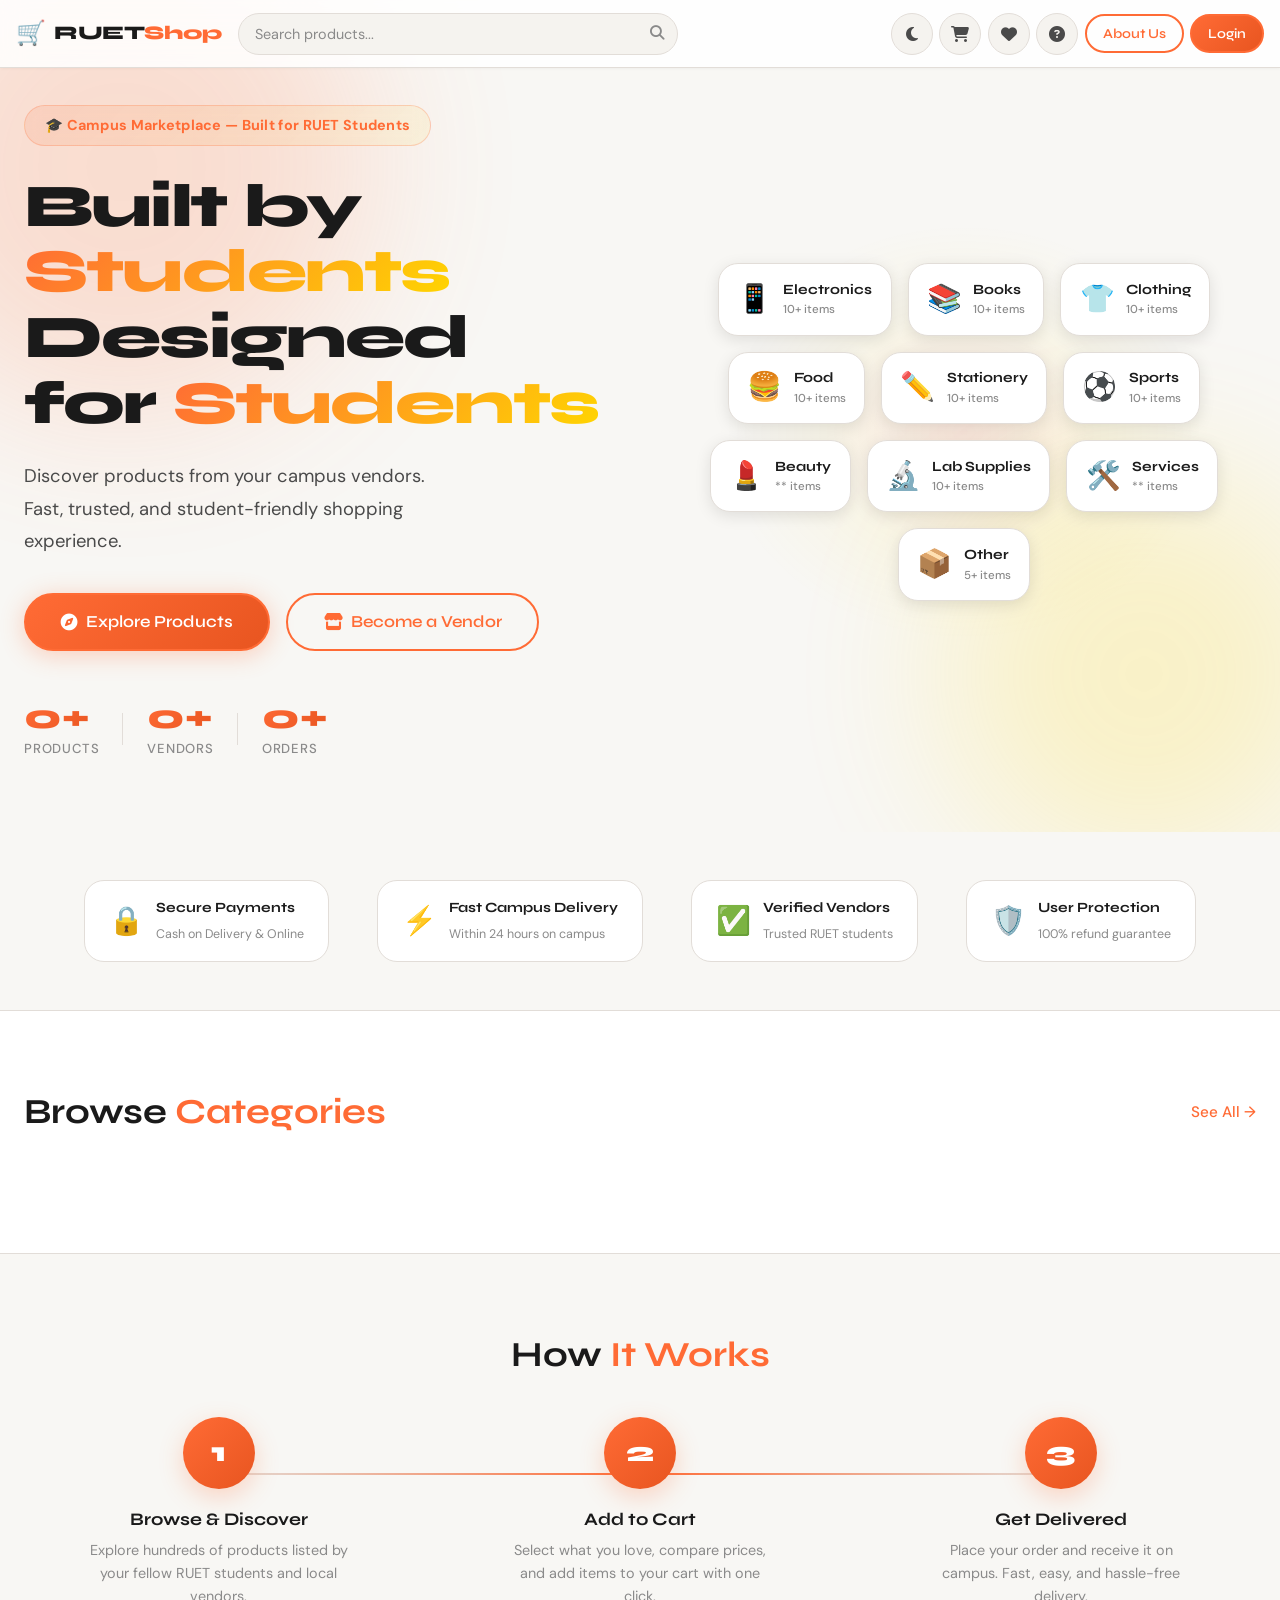
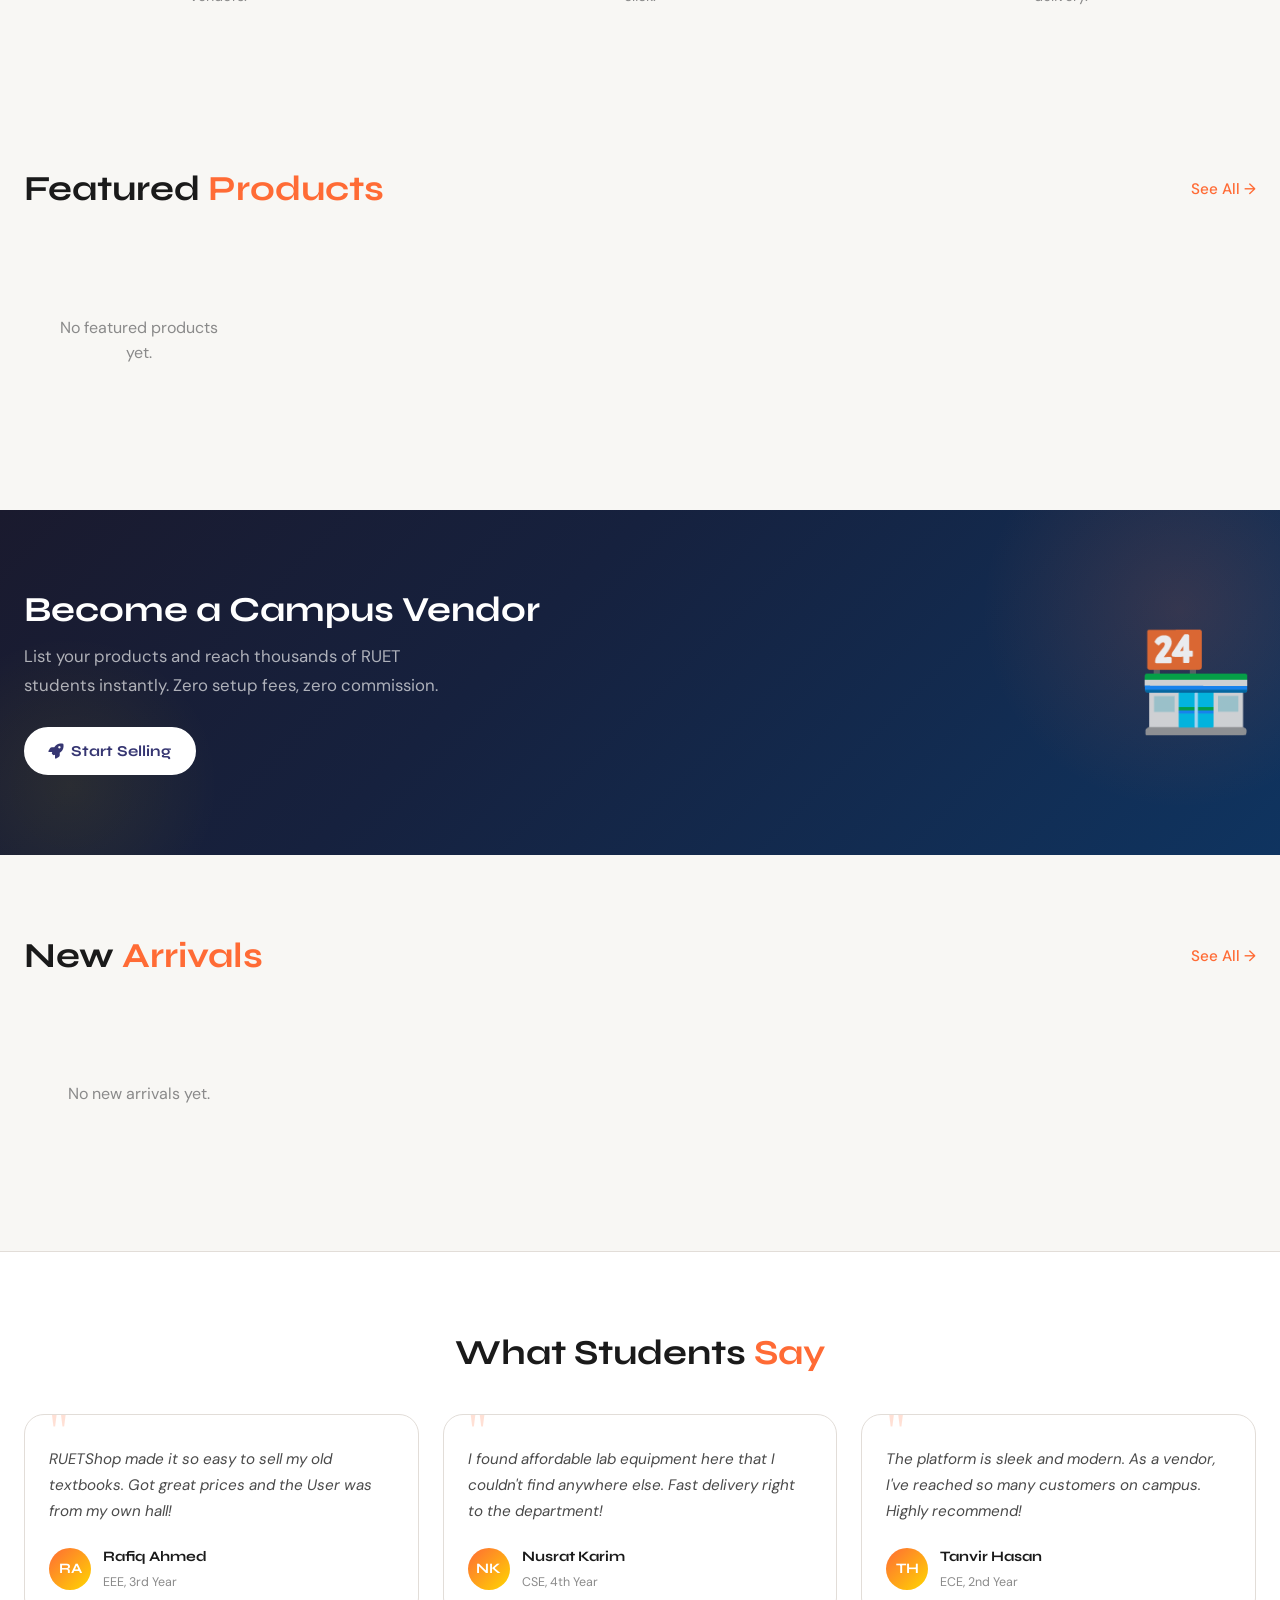
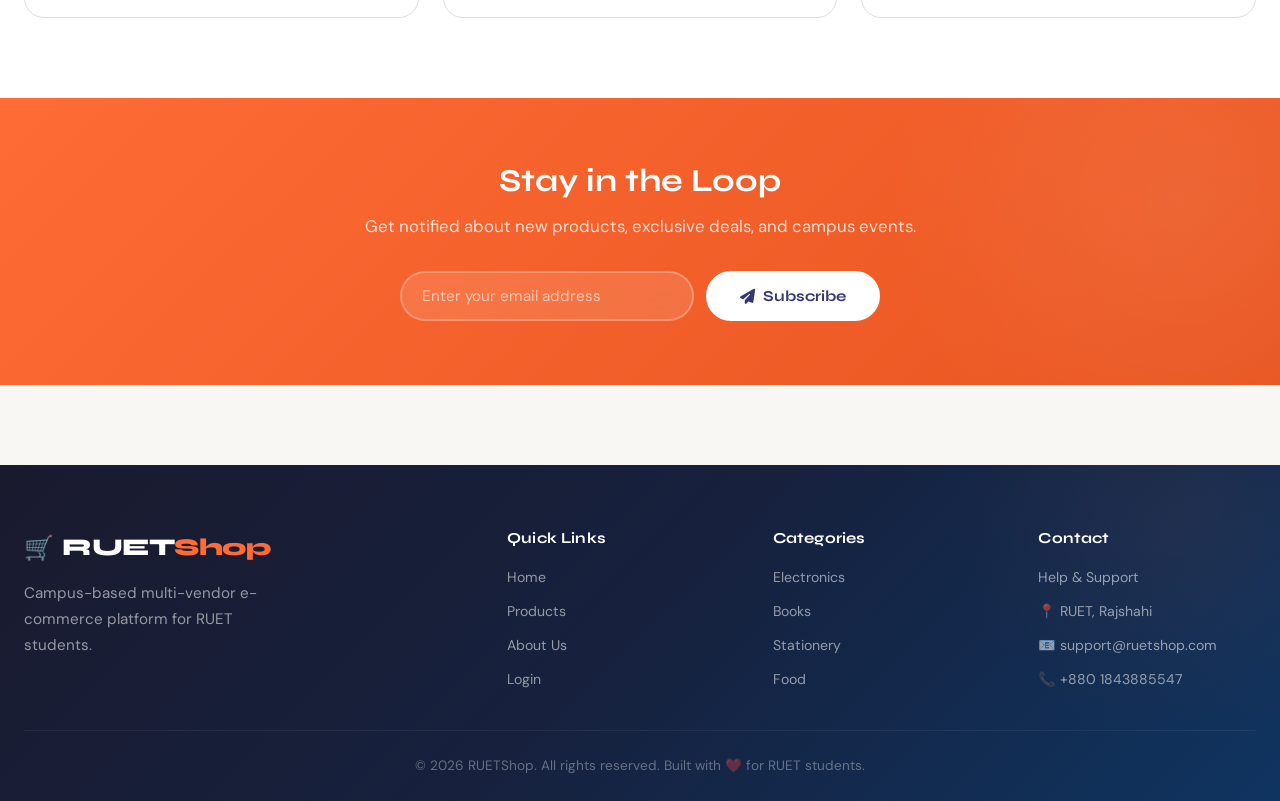
<file: index.html>
<!DOCTYPE html>
<html lang="en" data-theme="light">
<head>
  <meta charset="UTF-8" />
  <meta name="viewport" content="width=device-width, initial-scale=1.0"/>
  <meta name="description" content="RUETShop — Buy and sell within your campus community. Electronics, books, clothing, and more."/>
  <title>RUETShop — Campus Marketplace for RUET Students</title>
  <link rel="icon" href="assets/icons/logo.png" type="image/png"/>
  <link rel="icon" href="data:image/svg+xml,<svg xmlns='http://www.w3.org/2000/svg' viewBox='0 0 100 100'><text y='.9em' font-size='90'>🛒</text></svg>" type="image/svg+xml"/>
  <link rel="preconnect" href="https://fonts.googleapis.com"/>
  <link rel="preconnect" href="https://fonts.gstatic.com" crossorigin/>
  <link href="https://fonts.googleapis.com/css2?family=Syne:wght@400;600;700;800&family=DM+Sans:wght@300;400;500&display=swap" rel="stylesheet"/>
  <link rel="stylesheet" href="https://cdnjs.cloudflare.com/ajax/libs/font-awesome/6.5.0/css/all.min.css"/>
  <link rel="stylesheet" href="css/style.css"/>
  <link rel="stylesheet" href="css/components.css"/>
  <link rel="stylesheet" href="css/navbar.css"/>
  <link rel="stylesheet" href="css/home.css"/>
</head>
<body>

  <!-- NOSCRIPT -->
  <noscript>
    <div style="padding:2rem;text-align:center;font-family:sans-serif;background:#ff6b35;color:#fff;">
      <h2>JavaScript Required</h2>
      <p>RUETShop requires JavaScript to run. Please enable it in your browser settings.</p>
    </div>
  </noscript>

  <!-- NAVBAR -->
  <div id="app-navbar"></div>

  <main>
  <!-- HERO -->
  <section class="hero" id="heroSection">
    <div class="hero-content">
      <span class="hero-badge">🎓 Campus Marketplace — Built for RUET Students</span>
      <h1>Built by <span class="gradient-text">Students</span><br/>Designed for <span class="gradient-text">Students</span></h1>
      <p class="hero-subtitle">Discover products from your campus vendors.<br>Fast, trusted, and student-friendly shopping experience.</p>
      <div class="hero-cta">
        <a href="products.html" class="btn btn-primary btn-lg">
          <i class="fas fa-compass"></i> Explore Products
        </a>
        <a href="auth.html?tab=register" class="btn btn-outline btn-lg">
          <i class="fas fa-store"></i> Become a Vendor
        </a>
      </div>
      <div class="hero-stats">
        <div class="stat"><span class="stat-num" id="statProducts">0</span><span>Products</span></div>
        <div class="stat"><span class="stat-num" id="statVendors">0</span><span>Vendors</span></div>
        <div class="stat"><span class="stat-num" id="statOrders">0</span><span>Orders</span></div>
      </div>
    </div>
    <div class="hero-visual">
      <div class="hero-card floating">
        <a href="products.html?cat=Electronics">
        <div class="hc-emoji">📱</div>
        <div class="hc-info"><strong>Electronics</strong><span>10+ items</span></div>
        </a>
      </div>
      <div class="hero-card floating delay-1">
        <a href="products.html?cat=Books">
        <div class="hc-emoji">📚</div>
        <div class="hc-info"><strong>Books</strong><span>10+ items</span></div>
        </a>
      </div>
      <div class="hero-card floating delay-2">
        <a href="products.html?cat=Clothing">
        <div class="hc-emoji">👕</div>
        <div class="hc-info"><strong>Clothing</strong><span>10+ items</span></div>
        </a>
      </div>
      <div class="hero-card floating delay-3">
        <a href="products.html?cat=Food">
        <div class="hc-emoji">🍔</div>
        <div class="hc-info"><strong>Food</strong><span>10+ items</span></div>
        </a>
      </div>
      <div class="hero-card floating delay-4">
        <a href="products.html?cat=Stationery">
        <div class="hc-emoji">✏️</div>
        <div class="hc-info"><strong>Stationery</strong><span>10+ items</span></div>
        </a>
      </div>
      <div class="hero-card floating delay-5">
        <a href="products.html?cat=Sports">
        <div class="hc-emoji">⚽</div>
        <div class="hc-info"><strong>Sports</strong><span>10+ items</span></div>
        </a>
      </div>
      <div class="hero-card floating delay-6">
        <a href="products.html?cat=Beauty">
        <div class="hc-emoji">💄</div>
        <div class="hc-info"><strong>Beauty</strong><span>** items</span></div>
        </a>
      </div>
      <div class="hero-card floating delay-7">
        <a href="products.html?cat=Lab%20Supplies">
        <div class="hc-emoji">🔬</div>
        <div class="hc-info"><strong>Lab Supplies</strong><span>10+ items</span></div>
        </a>
      </div>
      <div class="hero-card floating delay-8">
        <a href="products.html?cat=Services">
        <div class="hc-emoji">🛠️</div>
        <div class="hc-info"><strong>Services</strong><span>** items</span></div>
        </a>
      </div>
      <div class="hero-card floating delay-9">
        <a href="products.html?cat=Other">
        <div class="hc-emoji">📦</div>
        <div class="hc-info"><strong>Other</strong><span>5+ items</span></div>
        </a>
      </div>
      <div class="hero-blob"></div>
    </div>
  </section>

  <!-- TRUST BADGES -->
  <section class="trust-section" id="trustSection">
    <div class="container">
      <div class="trust-grid reveal">
        <div class="trust-item">
          <span class="trust-icon">🔒</span>
          <div class="trust-info">
            <strong>Secure Payments</strong>
            <span>Cash on Delivery & Online</span>
          </div>
        </div>
        <div class="trust-item">
          <span class="trust-icon">⚡</span>
          <div class="trust-info">
            <strong>Fast Campus Delivery</strong>
            <span>Within 24 hours on campus</span>
          </div>
        </div>
        <div class="trust-item">
          <span class="trust-icon">✅</span>
          <div class="trust-info">
            <strong>Verified Vendors</strong>
            <span>Trusted RUET students</span>
          </div>
        </div>
        <div class="trust-item">
          <span class="trust-icon">🛡️</span>
          <div class="trust-info">
            <strong>User Protection</strong>
            <span>100% refund guarantee</span>
          </div>
        </div>
      </div>
    </div>
  </section>

  <!-- CATEGORIES -->
  <section class="section categories-section" id="categoriesSection">
    <div class="container">
      <div class="section-header reveal">
        <h2>Browse <span class="accent">Categories</span></h2>
        <a href="products.html" class="see-all">See All →</a>
      </div>
      <div class="categories-grid reveal" id="categoriesGrid">
        <!-- JS injected -->
      </div>
    </div>
  </section>
  <!-- HOW IT WORKS -->
  <section class="section how-it-works" id="howItWorks">
    <div class="container">
      <div class="section-header reveal" style="justify-content:center;text-align:center;">
      <h2>How <span class="accent">It Works</span></h2>  
      </div>
      <div class="steps-grid reveal">
        <div class="step-card">
          <div class="step-number">1</div>
          <h3>Browse & Discover</h3>
          <p>Explore hundreds of products listed by your fellow RUET students and local vendors.</p>
        </div>
        <div class="step-card">
          <div class="step-number">2</div>
          <h3>Add to Cart</h3>
          <p>Select what you love, compare prices, and add items to your cart with one click.</p>
        </div>
        <div class="step-card">
          <div class="step-number">3</div>
          <h3>Get Delivered</h3>
          <p>Place your order and receive it on campus. Fast, easy, and hassle-free delivery.</p>
        </div>
      </div>
    </div>
  </section>

  <!-- FEATURED PRODUCTS -->
  <section class="section featured-section" id="featuredSection">
    <div class="container">
      <div class="section-header reveal">
        <h2>Featured <span class="accent">Products</span></h2>
        <a href="products.html" class="see-all">See All →</a>
      </div>
      <div class="products-grid reveal" id="featuredGrid">
        <!-- JS injected -->
      </div>
    </div>
  </section>

  <!-- PROMO BANNER -->
  <section class="promo-banner" id="promoBanner">
    <div class="container">
      <div class="banner-inner reveal">
        <div class="banner-text">
          <h2>Become a Campus Vendor</h2>
          <p>List your products and reach thousands of RUET students instantly. Zero setup fees, zero commission.</p>
          <a href="auth.html?tab=register" class="btn btn-white"><i class="fas fa-rocket"></i> Start Selling</a>
        </div>
        <div class="banner-emoji">🏪</div>
      </div>
    </div>
  </section>

  <!-- NEW ARRIVALS -->
  <section class="section" id="newArrivalsSection">
    <div class="container">
      <div class="section-header reveal">
        <h2>New <span class="accent">Arrivals</span></h2>
        <a href="products.html" class="see-all">See All →</a>
      </div>
      <div class="products-grid reveal" id="newArrivalsGrid"></div>
    </div>
  </section>

  <!-- TESTIMONIALS -->
  <section class="section testimonials-section" id="testimonialsSection">
    <div class="container">
      <div class="section-header reveal" style="justify-content:center;text-align:center;">
        <h2>What Students <span class="accent">Say</span></h2>
      </div>
      <div class="testimonials-grid reveal" id="testimonialsGrid">
        <div class="testimonial-card">
          <span class="testimonial-quote">"</span>
          <p class="testimonial-text">RUETShop made it so easy to sell my old textbooks. Got great prices and the User was from my own hall!</p>
          <div class="testimonial-author">
            <div class="testimonial-avatar">RA</div>
            <div class="testimonial-info">
              <strong>Rafiq Ahmed</strong>
              <span>EEE, 3rd Year</span>
            </div>
          </div>
        </div>
        <div class="testimonial-card">
          <span class="testimonial-quote">"</span>
          <p class="testimonial-text">I found affordable lab equipment here that I couldn't find anywhere else. Fast delivery right to the department!</p>
          <div class="testimonial-author">
            <div class="testimonial-avatar">NK</div>
            <div class="testimonial-info">
              <strong>Nusrat Karim</strong>
              <span>CSE, 4th Year</span>
            </div>
          </div>
        </div>
        <div class="testimonial-card">
          <span class="testimonial-quote">"</span>
          <p class="testimonial-text">The platform is sleek and modern. As a vendor, I've reached so many customers on campus. Highly recommend!</p>
          <div class="testimonial-author">
            <div class="testimonial-avatar">TH</div>
            <div class="testimonial-info">
              <strong>Tanvir Hasan</strong>
              <span>ECE, 2nd Year</span>
            </div>
          </div>
        </div>
      </div>
    </div>
  </section>

  <!-- NEWSLETTER -->
  <section class="newsletter-section" id="newsletterSection">
    <div class="container">
      <div class="newsletter-inner reveal">
        <h2>Stay in the Loop</h2>
        <p>Get notified about new products, exclusive deals, and campus events.</p>
        <form class="newsletter-form" id="newsletterForm" onsubmit="return false;">
          <input type="email" placeholder="Enter your email address" aria-label="Email address" required />
          <button type="button" class="btn btn-white" id="newsletterBtn">
            <i class="fas fa-paper-plane"></i> Subscribe
          </button>
        </form>
      </div>
    </div>
  </section>

  </main>

  <!-- TOAST -->
  <div id="toastContainer" class="toast-container"></div>

  <div id="app-footer"></div>

  <script src="js/core/db.js"></script>
  <script src="js/core/seed.js"></script>
  <script src="js/core/auth.js"></script>
  <script src="js/core/utils.js"></script>
  <script src="js/ui/theme.js"></script>
  <script src="js/ui/toast.js"></script>
  <script src="js/ui/components.js"></script>
  <script src="js/ui/navbar.js"></script>
  <script src="js/ui/loader.js"></script>
  <script src="js/features/ratings.js"></script>
  <script src="js/features/products.js"></script>
  <script src="js/features/cart.js"></script>
  <script src="js/features/wishlist.js"></script>
  <script src="js/pages/home.js"></script>
</body>
</html>
</file>
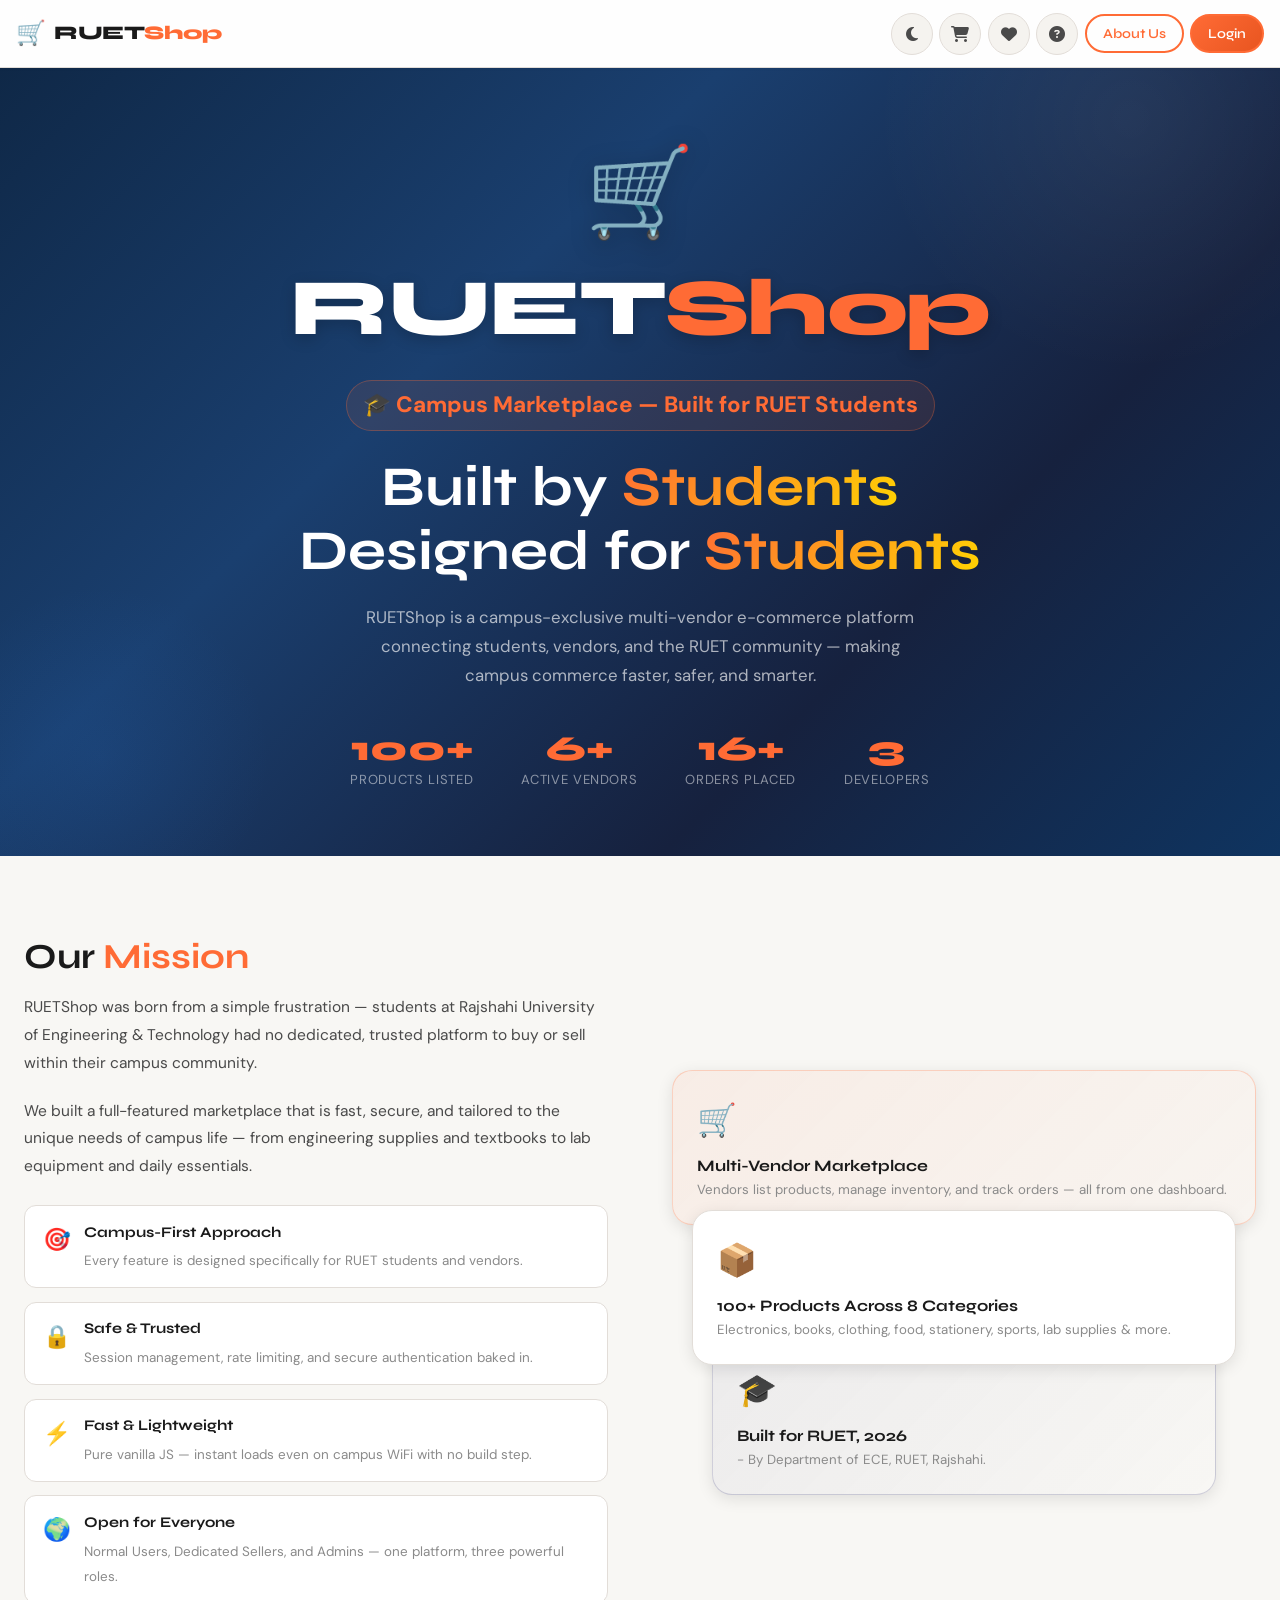
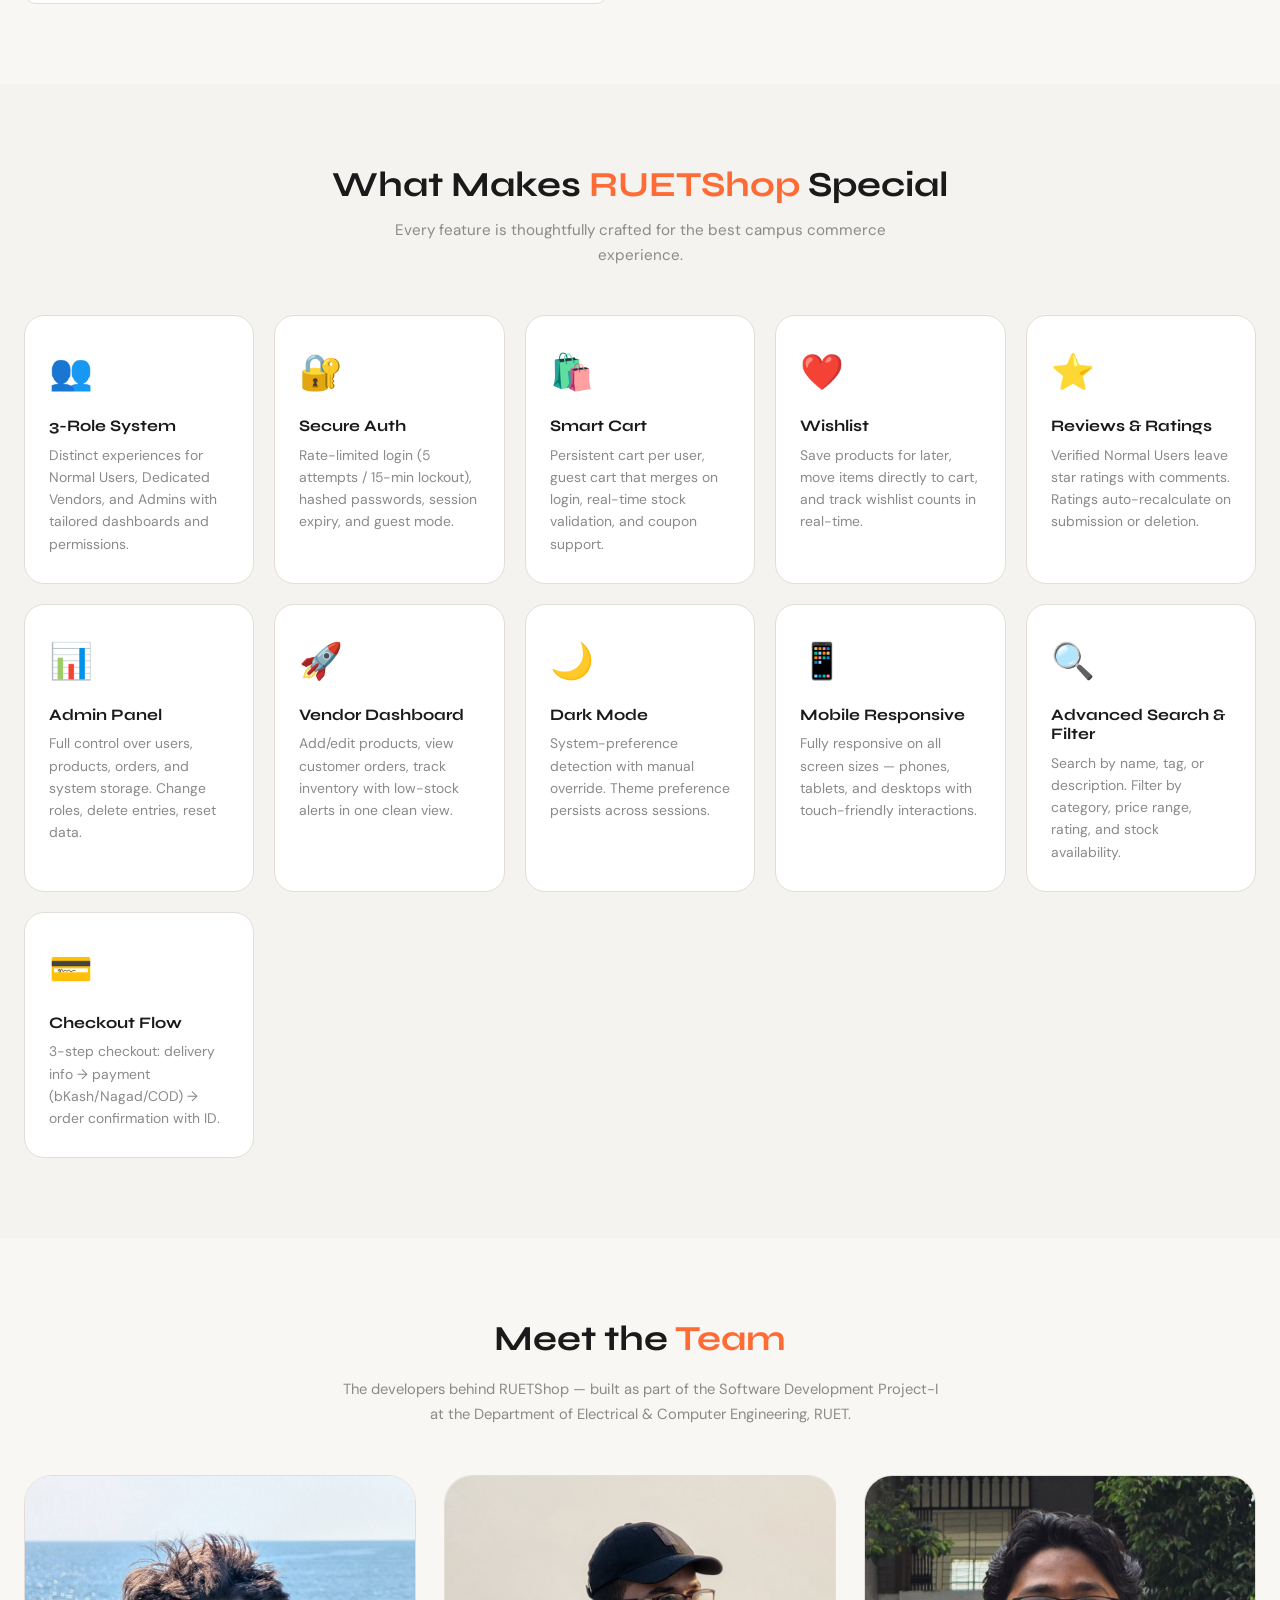
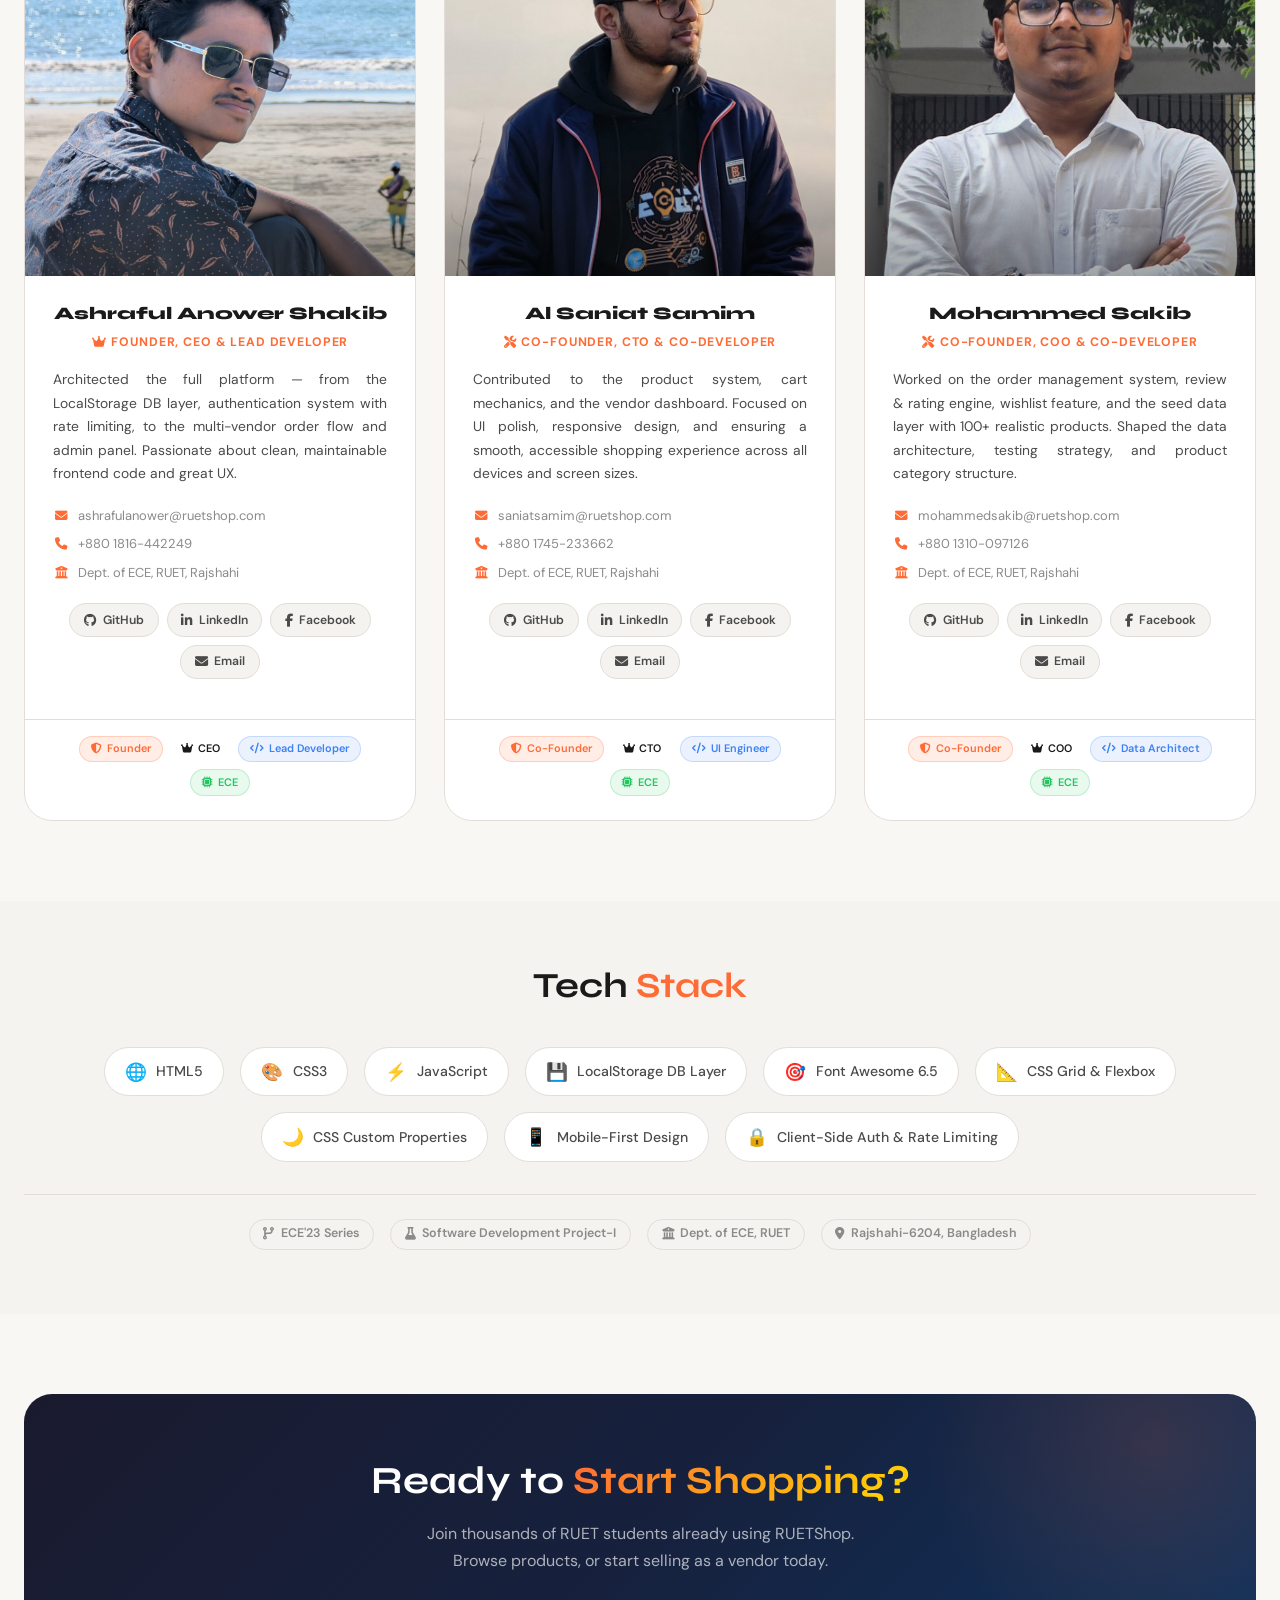
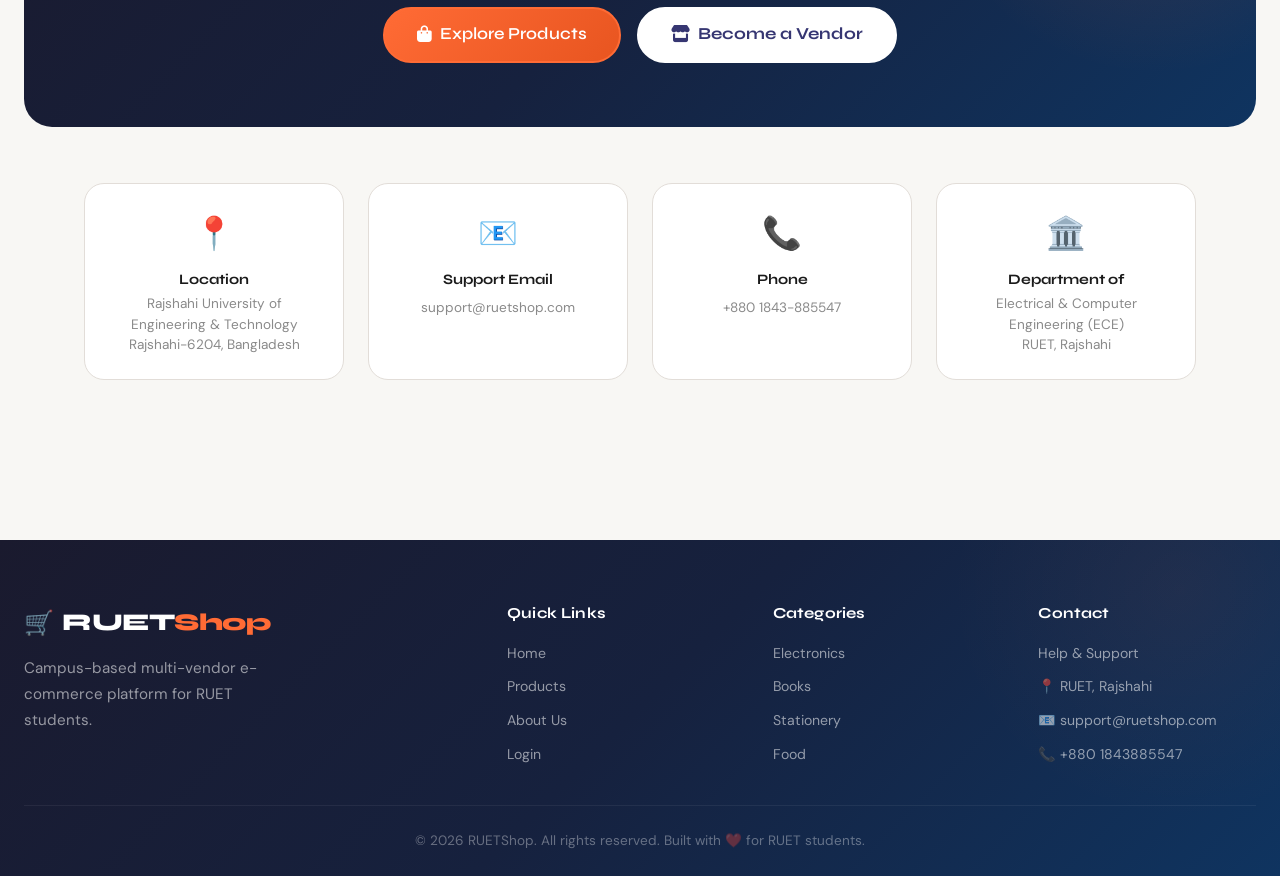
<file: about.html>
<!DOCTYPE html>
<html lang="en" data-theme="light">
<head>
  <meta charset="UTF-8"/>
  <meta name="viewport" content="width=device-width, initial-scale=1.0"/>
  <meta name="description" content="About RUETShop — Bangladesh's most trusted campus marketplace built by RUET students, for RUET students."/>
  <title>About Us — RUETShop</title>
  <link rel="icon" href="assets/icons/logo.png" type="image/png"/>
  <link rel="icon" href="data:image/svg+xml,<svg xmlns='http://www.w3.org/2000/svg' viewBox='0 0 100 100'><text y='.9em' font-size='90'>🛒</text></svg>" type="image/svg+xml"/>
  <link rel="stylesheet" href="css/style.css"/>
  <link rel="stylesheet" href="css/components.css"/>
  <link rel="stylesheet" href="css/navbar.css"/>
  <link rel="stylesheet" href="css/about.css"/>
  <link rel="preconnect" href="https://fonts.googleapis.com"/>
  <link rel="preconnect" href="https://fonts.gstatic.com" crossorigin/>
  <link href="https://fonts.googleapis.com/css2?family=Syne:wght@400;600;700;800&family=DM+Sans:wght@300;400;500&display=swap" rel="stylesheet"/>
  <link rel="stylesheet" href="https://cdnjs.cloudflare.com/ajax/libs/font-awesome/6.5.0/css/all.min.css"/>
</head>
<body>

  <!-- ══ NAVBAR ════════════════════════════════════════════ -->
  <div id="app-navbar"></div>

  <!-- ══ HERO ══════════════════════════════════════════════ -->
  <section class="about-hero">
    <div class="container">
      <div class="about-hero-inner">
        <div class="logo-showcase-brand">
          <span class="logo-showcase-icon">🛒</span><span class="logo-showcase-name">RUET<span class="accent">Shop</span></span>
        </div>
        <span class="hero-badge">🎓 Campus Marketplace — Built for RUET Students</span>
        <h1>Built by <span class="gradient-text">Students</span><br/>Designed for <span class="gradient-text">Students</span></h1>
        <p class="about-hero-desc" id="aboutHeroDescText">RUETShop is a campus-exclusive multi-vendor e-commerce platform connecting students, vendors, and the RUET community — making campus commerce faster, safer, and smarter.</p>
        <div class="about-hero-stats">
          <div class="hero-stat">
            <span class="hero-stat-num" id="aStatProducts">0</span>
            <span class="hero-stat-label">Products Listed</span>
          </div>
          <div class="hero-stat">
            <span class="hero-stat-num" id="aStatVendors">0</span>
            <span class="hero-stat-label">Active Vendors</span>
          </div>
          <div class="hero-stat">
            <span class="hero-stat-num" id="aStatOrders">0</span>
            <span class="hero-stat-label">Orders Placed</span>
          </div>
          <div class="hero-stat">
            <span class="hero-stat-num">3</span>
            <span class="hero-stat-label">Developers</span>
          </div>
        </div>
      </div>
    </div>
  </section>

  <!-- ══ MISSION ════════════════════════════════════════════ -->
  <section class="mission-section">
    <div class="container">
      <div class="mission-grid">
        <div class="mission-text">
          <h2>Our <span class="accent">Mission</span></h2>
          <div id="aboutMissionText">
            <p>RUETShop was born from a simple frustration — students at Rajshahi University of Engineering & Technology had no dedicated, trusted platform to buy or sell within their campus community.</p>
            <p>We built a full-featured marketplace that is fast, secure, and tailored to the unique needs of campus life — from engineering supplies and textbooks to lab equipment and daily essentials.</p>
          </div>
          <div class="mission-highlights">
            <div class="mission-point">
              <span class="mission-point-icon">🎯</span>
              <div class="mission-point-text">
                <strong>Campus-First Approach</strong>
                <span>Every feature is designed specifically for RUET students and vendors.</span>
              </div>
            </div>
            <div class="mission-point">
              <span class="mission-point-icon">🔒</span>
              <div class="mission-point-text">
                <strong>Safe & Trusted</strong>
                <span>Session management, rate limiting, and secure authentication baked in.</span>
              </div>
            </div>
            <div class="mission-point">
              <span class="mission-point-icon">⚡</span>
              <div class="mission-point-text">
                <strong>Fast & Lightweight</strong>
                <span>Pure vanilla JS — instant loads even on campus WiFi with no build step.</span>
              </div>
            </div>
            <div class="mission-point">
              <span class="mission-point-icon">🌍</span>
              <div class="mission-point-text">
                <strong>Open for Everyone</strong>
                <span>Normal Users, Dedicated Sellers, and Admins — one platform, three powerful roles.</span>
              </div>
            </div>
          </div>
        </div>
        <div class="mission-visual">
          <div class="mission-card-stack">
            <div class="m-card m-card-1">
              <div class="m-card-icon">🛒</div>
              <h4>Multi-Vendor Marketplace</h4>
              <p>Vendors list products, manage inventory, and track orders — all from one dashboard.</p>
            </div>
            <div class="m-card m-card-2">
              <div class="m-card-icon">📦</div>
              <h4>100+ Products Across 8 Categories</h4>
              <p>Electronics, books, clothing, food, stationery, sports, lab supplies & more.</p>
            </div>
            <div class="m-card m-card-3">
              <div class="m-card-icon">🎓</div>
              <h4>Built for RUET, 2026</h4>
              <p>- By Department of ECE, RUET, Rajshahi.</p>
            </div>
          </div>
        </div>
      </div>
    </div>
  </section>

  <!-- ══ FEATURES ═══════════════════════════════════════════ -->
  <section class="features-section">
    <div class="container">
      <div class="section-header">
        <h2>What Makes <span class="accent">RUETShop</span> Special</h2>
        <p>Every feature is thoughtfully crafted for the best campus commerce experience.</p>
      </div>
      <div class="features-grid">
        <div class="feature-card"><span class="feature-icon">👥</span><h3>3-Role System</h3><p>Distinct experiences for Normal Users, Dedicated Vendors, and Admins with tailored dashboards and permissions.</p></div>
        <div class="feature-card"><span class="feature-icon">🔐</span><h3>Secure Auth</h3><p>Rate-limited login (5 attempts / 15-min lockout), hashed passwords, session expiry, and guest mode.</p></div>
        <div class="feature-card"><span class="feature-icon">🛍️</span><h3>Smart Cart</h3><p>Persistent cart per user, guest cart that merges on login, real-time stock validation, and coupon support.</p></div>
        <div class="feature-card"><span class="feature-icon">❤️</span><h3>Wishlist</h3><p>Save products for later, move items directly to cart, and track wishlist counts in real-time.</p></div>
        <div class="feature-card"><span class="feature-icon">⭐</span><h3>Reviews & Ratings</h3><p>Verified Normal Users leave star ratings with comments. Ratings auto-recalculate on submission or deletion.</p></div>
        <div class="feature-card"><span class="feature-icon">📊</span><h3>Admin Panel</h3><p>Full control over users, products, orders, and system storage. Change roles, delete entries, reset data.</p></div>
        <div class="feature-card"><span class="feature-icon">🚀</span><h3>Vendor Dashboard</h3><p>Add/edit products, view customer orders, track inventory with low-stock alerts in one clean view.</p></div>
        <div class="feature-card"><span class="feature-icon">🌙</span><h3>Dark Mode</h3><p>System-preference detection with manual override. Theme preference persists across sessions.</p></div>
        <div class="feature-card"><span class="feature-icon">📱</span><h3>Mobile Responsive</h3><p>Fully responsive on all screen sizes — phones, tablets, and desktops with touch-friendly interactions.</p></div>
        <div class="feature-card"><span class="feature-icon">🔍</span><h3>Advanced Search & Filter</h3><p>Search by name, tag, or description. Filter by category, price range, rating, and stock availability.</p></div>
        <div class="feature-card"><span class="feature-icon">💳</span><h3>Checkout Flow</h3><p>3-step checkout: delivery info → payment (bKash/Nagad/COD) → order confirmation with ID.</p></div>
      </div>
    </div>
  </section>

  <!-- ══ TEAM ════════════════════════════════════════════════ -->
  <section class="team-section">
    <div class="container">
      <div class="section-header">
        <h2>Meet the <span class="accent">Team</span></h2>
      </div>
      <p class="team-subtitle">The developers behind RUETShop — built as part of the Software Development Project-I at the Department of Electrical & Computer Engineering, RUET.</p>

      <div class="team-grid">

        <!-- ── SHAKIB ───────────────────────────── -->
        <div class="team-card" style="animation-delay:0.1s">
          <div class="team-photo-wrap">
            <div class="team-photo-portrait">
              <img src="assets/admin_images/admin01_ashraful_anower.jpg"
                   alt="Ashraful Anower Shakib"
                   id="aboutDev1Img"
                   onerror="this.parentElement.innerHTML='<div class=team-photo-fallback style=background:linear-gradient(135deg,#ff6b35,#e85520)><span>A</span></div>'"/>
            </div>
            <div class="team-photo-overlay"></div>
          </div>

          <div class="team-body">
            <div class="team-name" id="aboutDev1Name">Ashraful Anower Shakib</div>
            <div class="team-role" id="aboutDev1Role"><i class="fas fa-crown"></i>Founder, CEO &amp; Lead Developer</div>
            <p class="team-bio" id="aboutDev1Bio">Architected the full platform — from the LocalStorage DB layer, authentication system with rate limiting, to the multi-vendor order flow and admin panel. Passionate about clean, maintainable frontend code and great UX.</p>
            <div class="team-details">
              <div class="team-detail"><i class="fas fa-envelope"></i><a href="mailto:ashrafulanower@ruetshop.com" id="aboutDev1Email">ashrafulanower@ruetshop.com</a></div>
              <div class="team-detail"><i class="fas fa-phone"></i><span id="aboutDev1Phone">+880 1816-442249</span></div>
              <div class="team-detail"><i class="fas fa-university"></i><span>Dept. of ECE, RUET, Rajshahi</span></div>
            </div>
            <div class="team-socials">
              <a href="https://github.com/" target="_blank" rel="noopener" class="social-btn github" id="aboutDev1Git">
                <i class="fab fa-github"></i> GitHub
              </a>
              <a href="https://linkedin.com/" target="_blank" rel="noopener" class="social-btn linkedin" id="aboutDev1In">
                <i class="fab fa-linkedin-in"></i> LinkedIn
              </a>
              <a href="https://facebook.com/" target="_blank" rel="noopener" class="social-btn facebook" id="aboutDev1Fb">
                <i class="fab fa-facebook-f"></i> Facebook
              </a>
              <a href="mailto:ashrafulanower@ruetshop.com" class="social-btn email" id="aboutDev1EmailBtn">
                <i class="fas fa-envelope"></i> Email
              </a>
            </div>
          </div>
          <div class="team-card-footer">
            <span class="team-badge badge-admin"><i class="fas fa-shield-alt"></i> Founder</span>
            <span class="team-badge badge-ceo"><i class="fas fa-crown"></i> CEO</span>
            <span class="team-badge badge-dev"><i class="fas fa-code"></i> Lead Developer</span>
            <span class="team-badge badge-ece"><i class="fas fa-microchip"></i> ECE</span>
          </div>
        </div>

        <!-- ── SAMIM ───────────────────────────── -->
        <div class="team-card" style="animation-delay:0.2s">
          <div class="team-photo-wrap">
            <div class="team-photo-portrait">
              <img src="assets/admin_images/admin02_saniat_samim.jpg"
                   alt="Al Saniat Samim"
                   id="aboutDev2Img"
                   onerror="this.parentElement.innerHTML='<div class=team-photo-fallback style=background:linear-gradient(135deg,#3b82f6,#1d4ed8)><span>S</span></div>'"/>
            </div>
            <div class="team-photo-overlay"></div>
          </div>

          <div class="team-body">
            <div class="team-name" id="aboutDev2Name">Al Saniat Samim</div>
            <div class="team-role" id="aboutDev2Role"><i class="fas fa-tools"></i> Co-Founder, CTO &amp; Co-Developer </div>
            <p class="team-bio" id="aboutDev2Bio">Contributed to the product system, cart mechanics, and the vendor dashboard. Focused on UI polish, responsive design, and ensuring a smooth, accessible shopping experience across all devices and screen sizes.</p>
            <div class="team-details">
              <div class="team-detail"><i class="fas fa-envelope"></i><a href="mailto:saniatsamim@ruetshop.com" id="aboutDev2Email">saniatsamim@ruetshop.com</a></div>
              <div class="team-detail"><i class="fas fa-phone"></i><span id="aboutDev2Phone">+880 1745-233662</span></div>
              <div class="team-detail"><i class="fas fa-university"></i><span>Dept. of ECE, RUET, Rajshahi</span></div>
            </div>
            <div class="team-socials">
              <a href="https://github.com/" target="_blank" rel="noopener" class="social-btn github" id="aboutDev2Git">
                <i class="fab fa-github"></i> GitHub
              </a>
              <a href="https://linkedin.com/" target="_blank" rel="noopener" class="social-btn linkedin" id="aboutDev2In">
                <i class="fab fa-linkedin-in"></i> LinkedIn
              </a>
              <a href="https://facebook.com/" target="_blank" rel="noopener" class="social-btn facebook" id="aboutDev2Fb">
                <i class="fab fa-facebook-f"></i> Facebook
              </a>
              <a href="mailto:saniatsamim@ruetshop.com" class="social-btn email" id="aboutDev2EmailBtn">
                <i class="fas fa-envelope"></i> Email
              </a>
            </div>
          </div>
          <div class="team-card-footer">
            <span class="team-badge badge-admin"><i class="fas fa-shield-alt"></i> Co-Founder</span>
            <span class="team-badge badge-ceo"><i class="fas fa-crown"></i> CTO</span>
            <span class="team-badge badge-dev"><i class="fas fa-code"></i> UI Engineer</span>
            <span class="team-badge badge-ece"><i class="fas fa-microchip"></i> ECE</span>
          </div>
        </div>

        <!-- ── SAKIB ───────────────────────────── -->
        <div class="team-card" style="animation-delay:0.3s">
          <div class="team-photo-wrap">
            <div class="team-photo-portrait">
              <img src="assets/admin_images/admin03_mohammed_sakib.jpg"
                   alt="Mohammed Sakib"
                   id="aboutDev3Img"
                   onerror="this.parentElement.innerHTML='<div class=team-photo-fallback style=background:linear-gradient(135deg,#22c55e,#15803d)><span>M</span></div>'"/>
            </div>
            <div class="team-photo-overlay"></div>
          </div>

          <div class="team-body">
            <div class="team-name" id="aboutDev3Name">Mohammed Sakib</div>
            <div class="team-role" id="aboutDev3Role"><i class="fas fa-tools"></i> Co-Founder, COO &amp; Co-Developer</div>
            <p class="team-bio" id="aboutDev3Bio">Worked on the order management system, review & rating engine, wishlist feature, and the seed data layer with 100+ realistic products. Shaped the data architecture, testing strategy, and product category structure.</p>
            <div class="team-details">
              <div class="team-detail"><i class="fas fa-envelope"></i><a href="mailto:mohammedsakib@ruetshop.com" id="aboutDev3Email">mohammedsakib@ruetshop.com</a></div>
              <div class="team-detail"><i class="fas fa-phone"></i><span id="aboutDev3Phone">+880 1310-097126</span></div>
              <div class="team-detail"><i class="fas fa-university"></i><span>Dept. of ECE, RUET, Rajshahi</span></div>
            </div>
            <div class="team-socials">
              <a href="https://github.com/stmohammedsakib" target="_blank" rel="noopener" class="social-btn github" id="aboutDev3Git">
                <i class="fab fa-github"></i> GitHub
              </a>
              <a href="https://www.linkedin.com/in/stmohammedsakib" target="_blank" rel="noopener" class="social-btn linkedin" id="aboutDev3In">
                <i class="fab fa-linkedin-in"></i> LinkedIn
              </a>
              <a href="https://www.facebook.com/stmohammedsakib" target="_blank" rel="noopener" class="social-btn facebook" id="aboutDev3Fb">
                <i class="fab fa-facebook-f"></i> Facebook
              </a>
              <a href="mailto:mohammedsakib@ruetshop.com" class="social-btn email" id="aboutDev3EmailBtn">
                <i class="fas fa-envelope"></i> Email
              </a>
            </div>
          </div>
          <div class="team-card-footer">
            <span class="team-badge badge-admin"><i class="fas fa-shield-alt"></i> Co-Founder</span>
            <span class="team-badge badge-ceo"><i class="fas fa-crown"></i> COO</span>
            <span class="team-badge badge-dev"><i class="fas fa-code"></i>Data Architect </span>
            <span class="team-badge badge-ece"><i class="fas fa-microchip"></i> ECE</span>
          </div>
        </div>

      </div><!-- /team-grid -->
    </div>
  </section>

  <!-- ══ TECH STACK ══════════════════════════════════════════ -->
  <section class="tech-section">
    <div class="container">
      <div class="section-header">
        <h2>Tech <span class="accent">Stack</span></h2>
      </div>
      <div class="tech-grid">
        <div class="tech-pill"><span class="tech-pill-icon">🌐</span> HTML5</div>
        <div class="tech-pill"><span class="tech-pill-icon">🎨</span> CSS3</div>
        <div class="tech-pill"><span class="tech-pill-icon">⚡</span> JavaScript</div>
        <div class="tech-pill"><span class="tech-pill-icon">💾</span> LocalStorage DB Layer</div>
        <div class="tech-pill"><span class="tech-pill-icon">🎯</span> Font Awesome 6.5</div>
        <div class="tech-pill"><span class="tech-pill-icon">📐</span> CSS Grid &amp; Flexbox</div>
        <div class="tech-pill"><span class="tech-pill-icon">🌙</span> CSS Custom Properties</div>
        <div class="tech-pill"><span class="tech-pill-icon">📱</span> Mobile-First Design</div>
        <div class="tech-pill"><span class="tech-pill-icon">🔒</span> Client-Side Auth &amp; Rate Limiting</div>
      </div>
      <div class="version-info">
        <span class="v-badge"><i class="fas fa-code-branch"></i> ECE'23 Series</span>
        <span class="v-badge"><i class="fas fa-flask"></i> Software Development Project-I</span>
        <span class="v-badge"><i class="fas fa-university"></i> Dept. of ECE, RUET</span>
        <span class="v-badge"><i class="fas fa-map-marker-alt"></i> Rajshahi-6204, Bangladesh</span>
      </div>
    </div>
  </section>

  <!-- ══ CTA & CONTACT ══════════════════════════════════════ -->
  <section class="about-cta">
    <div class="container">
      <div class="cta-box">
        <h2>Ready to <span class="gradient-text">Start Shopping?</span></h2>
        <p>Join thousands of RUET students already using RUETShop. Browse products, or start selling as a vendor today.</p>
        <div class="cta-actions">
          <a href="products.html" class="btn btn-primary btn-lg">
            <i class="fas fa-shopping-bag"></i> Explore Products
          </a>
          <a href="auth.html?tab=register" class="btn btn-white btn-lg">
            <i class="fas fa-store"></i> Become a Vendor
          </a>
        </div>
      </div>

      <div class="contact-grid">
        <div class="contact-card">
          <span class="contact-card-icon">📍</span>
          <h4>Location</h4>
          <p id="aboutContactLocation">Rajshahi University of Engineering &amp; Technology<br/>Rajshahi-6204, Bangladesh</p>
        </div>
        <div class="contact-card">
          <span class="contact-card-icon">📧</span>
          <h4>Support Email</h4>
          <a href="mailto:support@ruetshop.com" id="aboutContactEmail">support@ruetshop.com</a>
        </div>
        <div class="contact-card">
          <span class="contact-card-icon">📞</span>
          <h4>Phone</h4>
          <a href="tel:+8801843885547" id="aboutContactPhone">+880 1843-885547</a>
        </div>
        <div class="contact-card">
          <span class="contact-card-icon">🏛️</span>
          <h4>Department of</h4>
          <p id="aboutContactDept">Electrical &amp; Computer Engineering (ECE) <br/>RUET, Rajshahi</p>
        </div>
      </div>
    </div>
  </section>

  <div id="toastContainer" class="toast-container"></div>

  <!-- ══ FOOTER ═════════════════════════════════════════════ -->
  <div id="app-footer"></div>

  <!-- ══ SCRIPTS ════════════════════════════════════════════ -->
  <script src="js/core/db.js"></script>
  <script src="js/core/seed.js"></script>
  <script src="js/core/auth.js"></script>
  <script src="js/core/utils.js"></script>
  <script src="js/ui/theme.js"></script>
  <script src="js/ui/toast.js"></script>
  <script src="js/ui/components.js"></script>
  <script src="js/ui/navbar.js"></script>
  <script src="js/features/ratings.js"></script>
  <script src="js/features/products.js"></script>
  <script src="js/features/cart.js"></script>
  <script src="js/features/wishlist.js"></script>

  <script>
    document.addEventListener("DOMContentLoaded", () => {
      // Animated counters
      const allProducts = typeof Products !== "undefined" ? Products.getAll() : [];
      const allUsers    = typeof DB !== "undefined" ? DB.findAll("ruet_users") : [];
      const allOrders   = typeof DB !== "undefined" ? DB.findAll("ruet_orders") : [];

      // Load dynamic content
      const aboutContent = typeof DB !== "undefined" ? DB.get("ruet_about_content") : null;
      if (aboutContent) {
        const heroDesc = document.getElementById("aboutHeroDescText");
        const missionText = document.getElementById("aboutMissionText");
        if (heroDesc && aboutContent.hero) heroDesc.textContent = aboutContent.hero;
        if (missionText && aboutContent.mission) {
          missionText.innerHTML = aboutContent.mission.split('\n').filter(p => p.trim() !== '').map(p => `<p>${Utils.escapeHtml(p)}</p>`).join('');
        }

        // Contact Info
        const locId = document.getElementById("aboutContactLocation");
        const emailId = document.getElementById("aboutContactEmail");
        const phoneId = document.getElementById("aboutContactPhone");
        const deptId = document.getElementById("aboutContactDept");
        if (locId && aboutContent.contactLoc) locId.innerHTML = Utils.escapeHtml(aboutContent.contactLoc).replace(/\n/g, "<br/>");
        if (emailId && aboutContent.contactEmail) { emailId.textContent = aboutContent.contactEmail; emailId.href = "mailto:" + aboutContent.contactEmail; }
        if (phoneId && aboutContent.contactPhone) { phoneId.textContent = aboutContent.contactPhone; phoneId.href = "tel:" + aboutContent.contactPhone.replace(/[\s-]/g, ""); }
        if (deptId && aboutContent.contactDept) deptId.innerHTML = Utils.escapeHtml(aboutContent.contactDept).replace(/\n/g, "<br/>");

        // Developer Info
        const devPhotos = typeof DB !== "undefined" ? DB.get("ruet_dev_photos") || {} : {};
        for (let i = 1; i <= 3; i++) {
          const devName = document.getElementById(`aboutDev${i}Name`);
          const devRole = document.getElementById(`aboutDev${i}Role`);
          const devImg = document.getElementById(`aboutDev${i}Img`);
          const devBio = document.getElementById(`aboutDev${i}Bio`);
          const devEmail = document.getElementById(`aboutDev${i}Email`);
          const devPhone = document.getElementById(`aboutDev${i}Phone`);
          const devGit = document.getElementById(`aboutDev${i}Git`);
          const devIn = document.getElementById(`aboutDev${i}In`);
          const devFb = document.getElementById(`aboutDev${i}Fb`);
          const devEmailBtn = document.getElementById(`aboutDev${i}EmailBtn`);

          if (devName && aboutContent[`dev${i}Name`]) devName.textContent = aboutContent[`dev${i}Name`];
          if (devRole && aboutContent[`dev${i}Role`]) devRole.innerHTML = aboutContent[`dev${i}Role`];
          if (devBio && aboutContent[`dev${i}Bio`]) devBio.textContent = aboutContent[`dev${i}Bio`];
          if (devEmail && aboutContent[`dev${i}Email`]) { 
            devEmail.textContent = aboutContent[`dev${i}Email`]; 
            devEmail.href = "mailto:" + aboutContent[`dev${i}Email`]; 
            if (devEmailBtn) devEmailBtn.href = "mailto:" + aboutContent[`dev${i}Email`];
          }
          if (devPhone && aboutContent[`dev${i}Phone`]) devPhone.textContent = aboutContent[`dev${i}Phone`];
          if (devGit && aboutContent[`dev${i}Git`]) devGit.href = aboutContent[`dev${i}Git`];
          if (devIn && aboutContent[`dev${i}In`]) devIn.href = aboutContent[`dev${i}In`];
          if (devFb && aboutContent[`dev${i}Fb`]) devFb.href = aboutContent[`dev${i}Fb`];

          // Load uploaded photo from dedicated storage (persists across logouts)
          if (devImg && devPhotos[`dev${i}`]) {
            devImg.src = devPhotos[`dev${i}`];
          }
        }
      }

      function animateCount(id, target, suffix = "+") {
        const el = document.getElementById(id);
        if (!el) return;
        let cur = 0;
        const step = Math.max(1, Math.ceil(target / 45));
        const t = setInterval(() => {
          cur += step;
          if (cur >= target) { cur = target; clearInterval(t); }
          el.textContent = cur + suffix;
        }, 26);
      }

      animateCount("aStatProducts", allProducts.length);
      animateCount("aStatVendors",  allUsers.filter(u => u.role === "vendor").length);
      animateCount("aStatOrders",   allOrders.length);
    });
  </script>

</body>
</html>
</file>
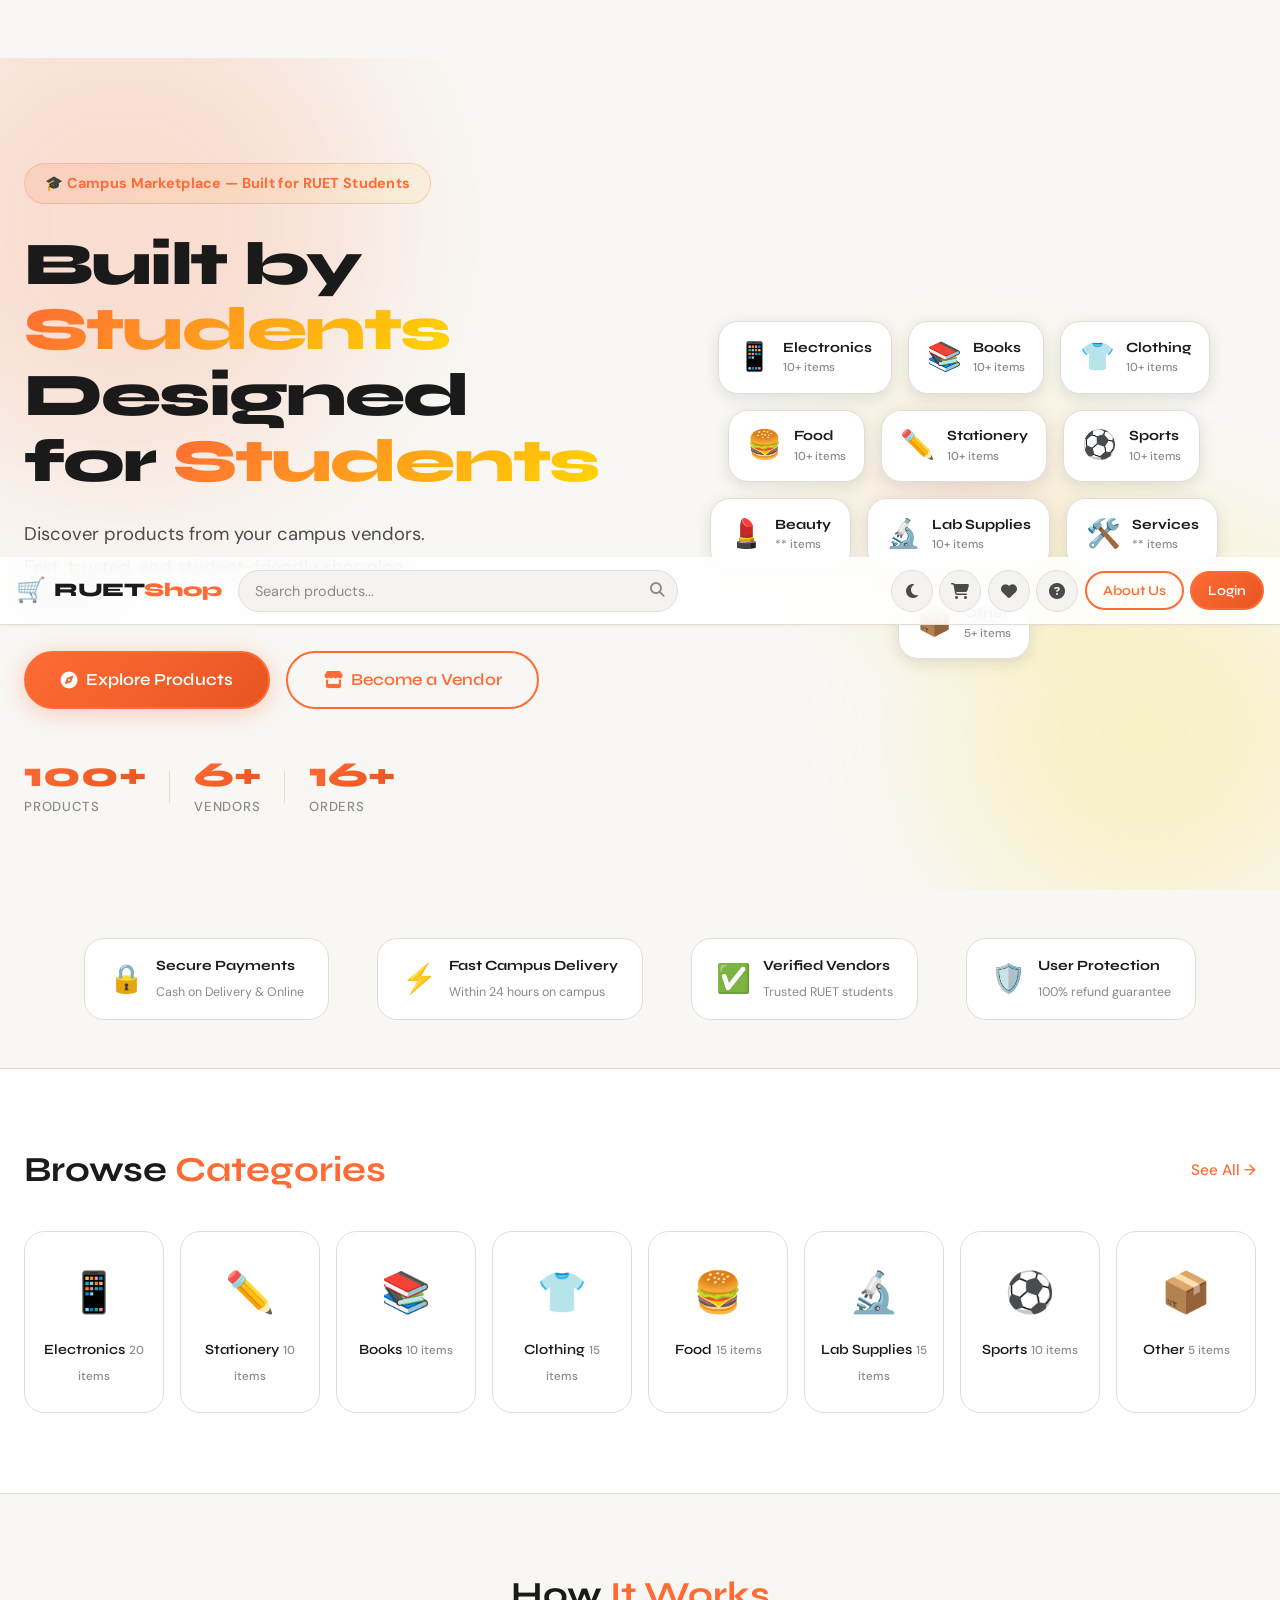
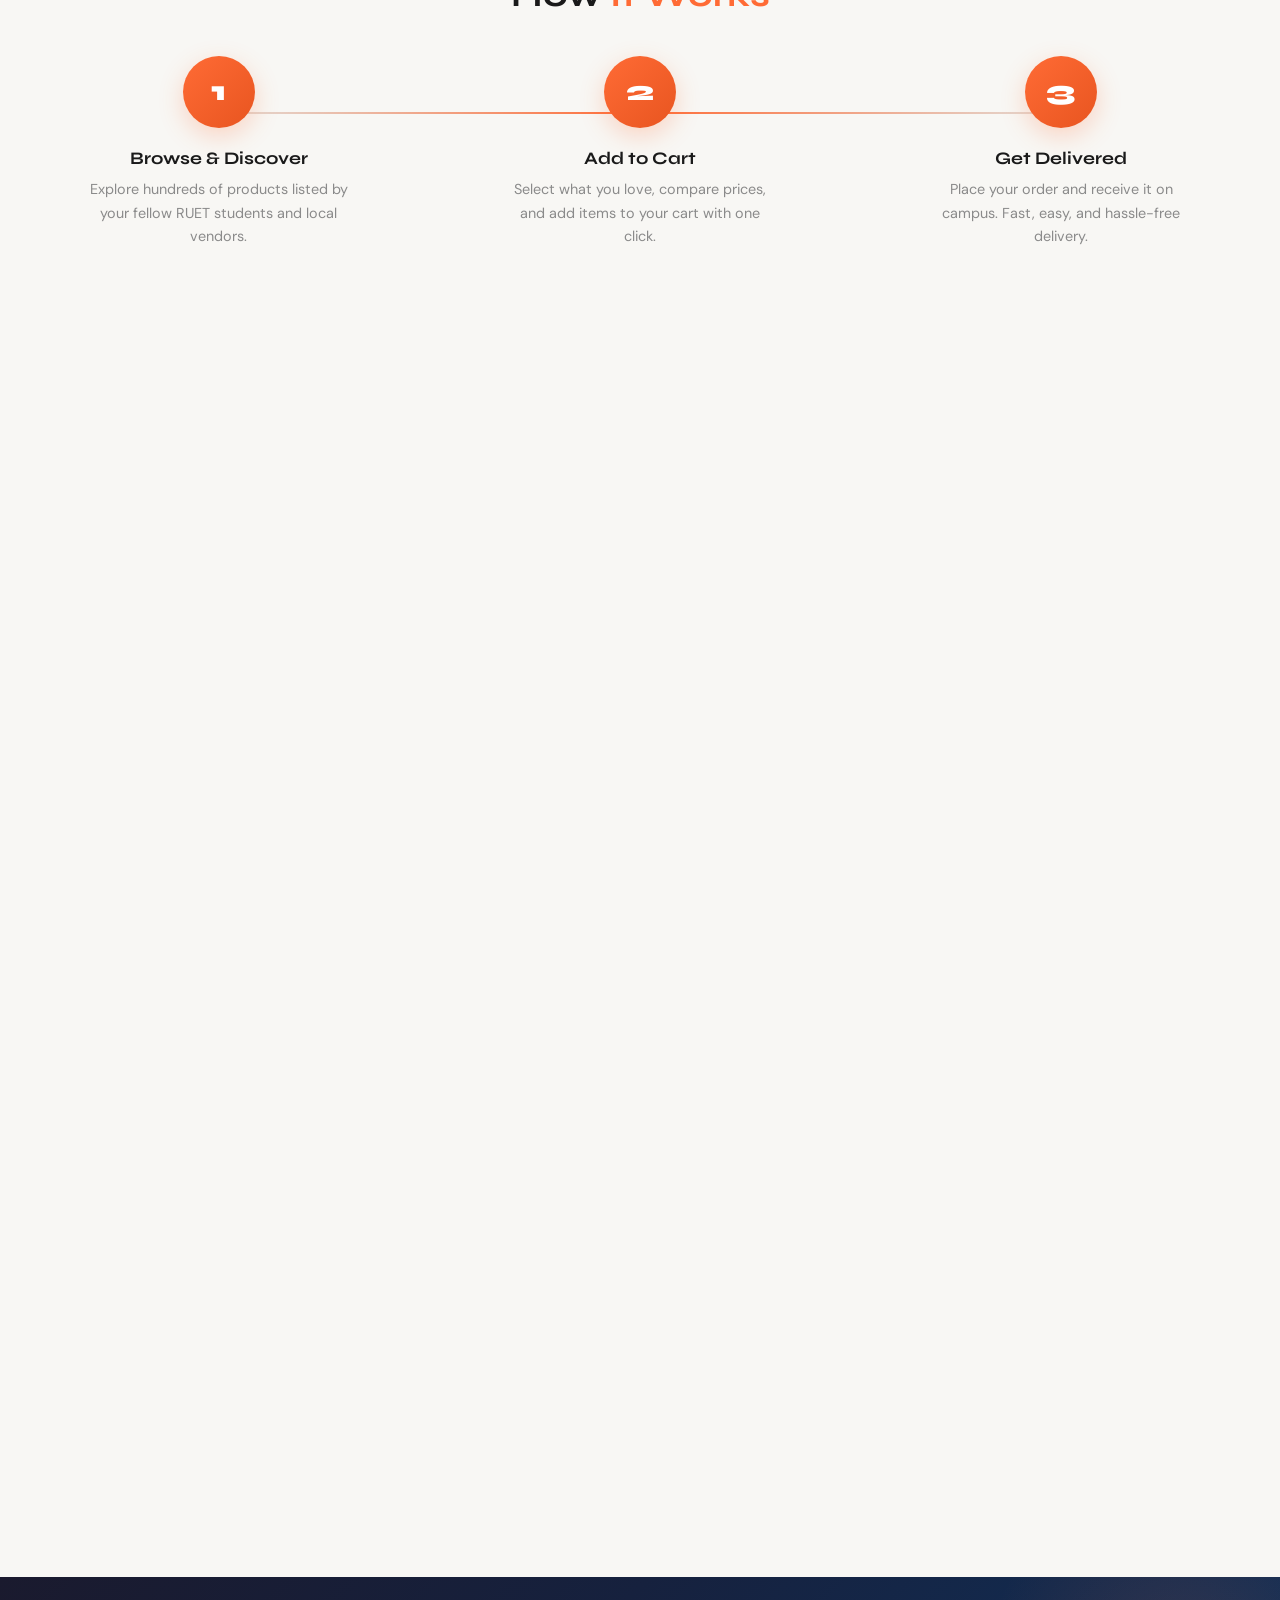
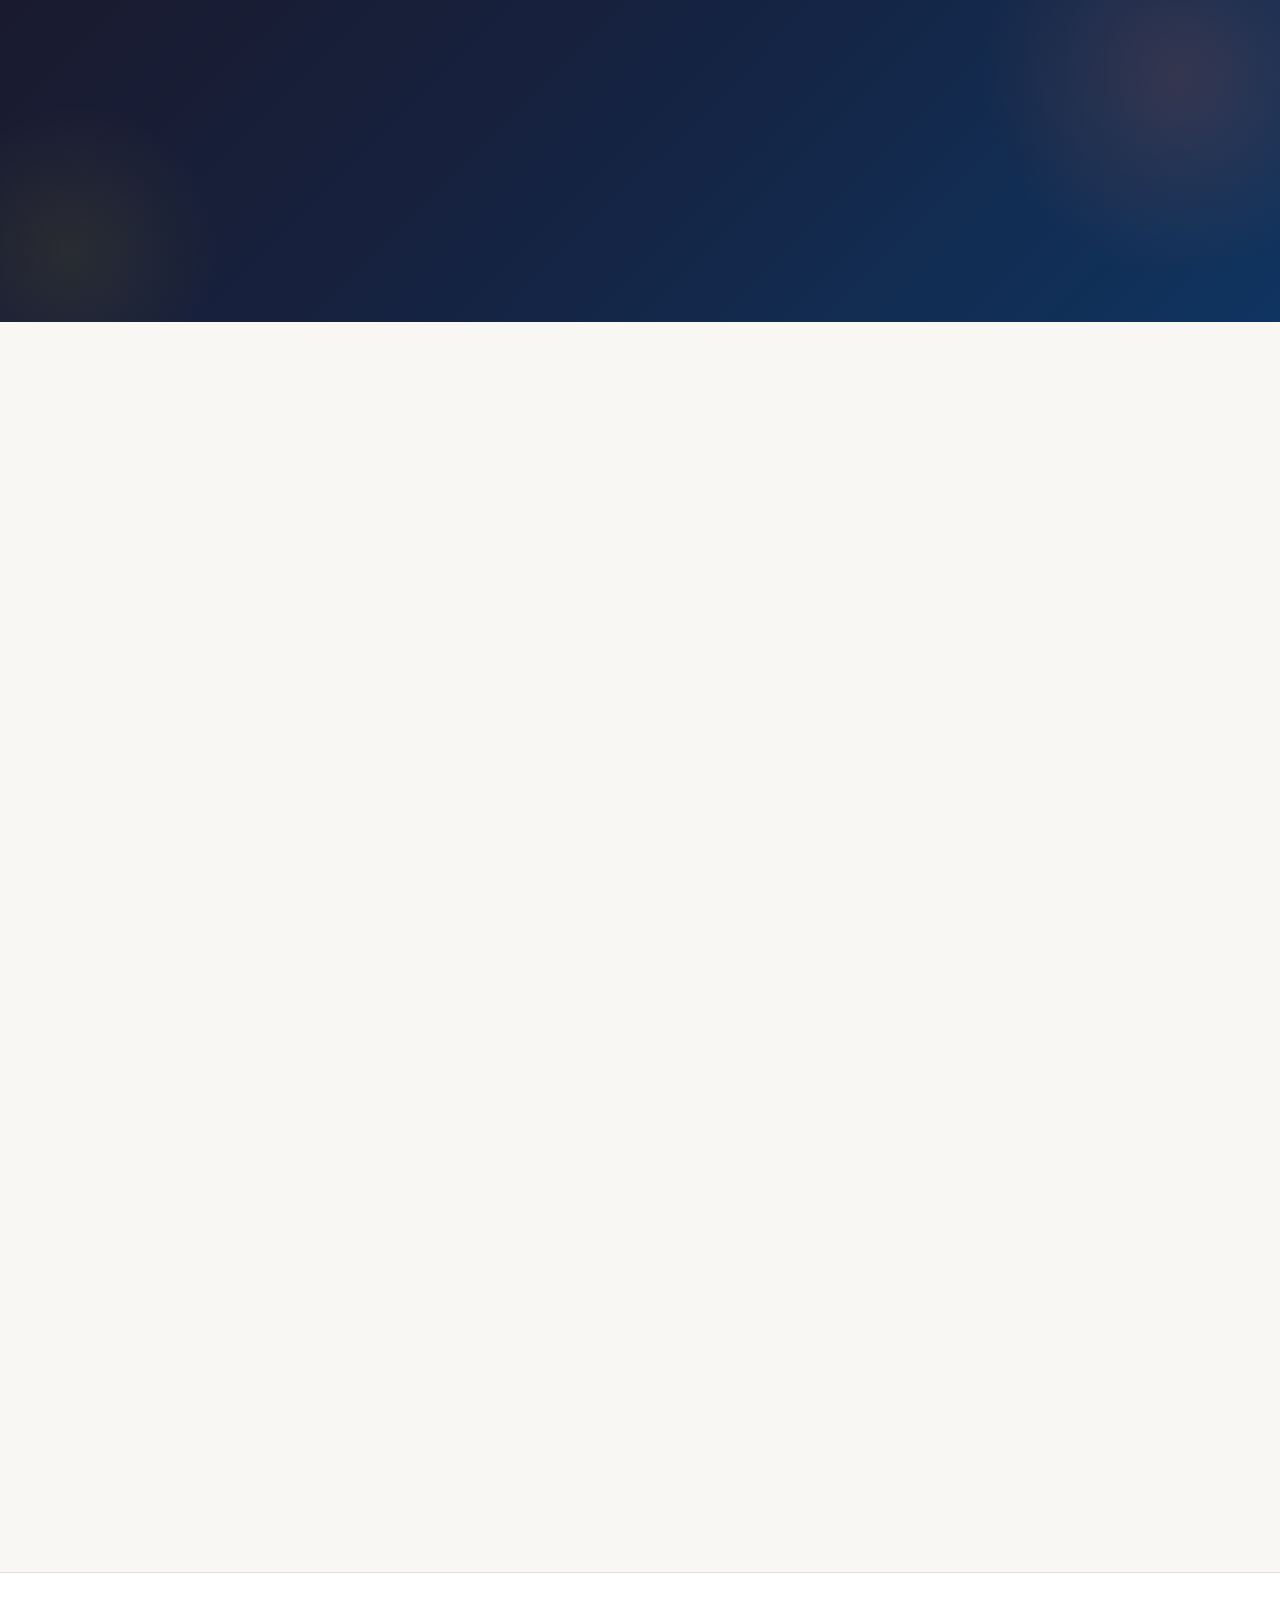
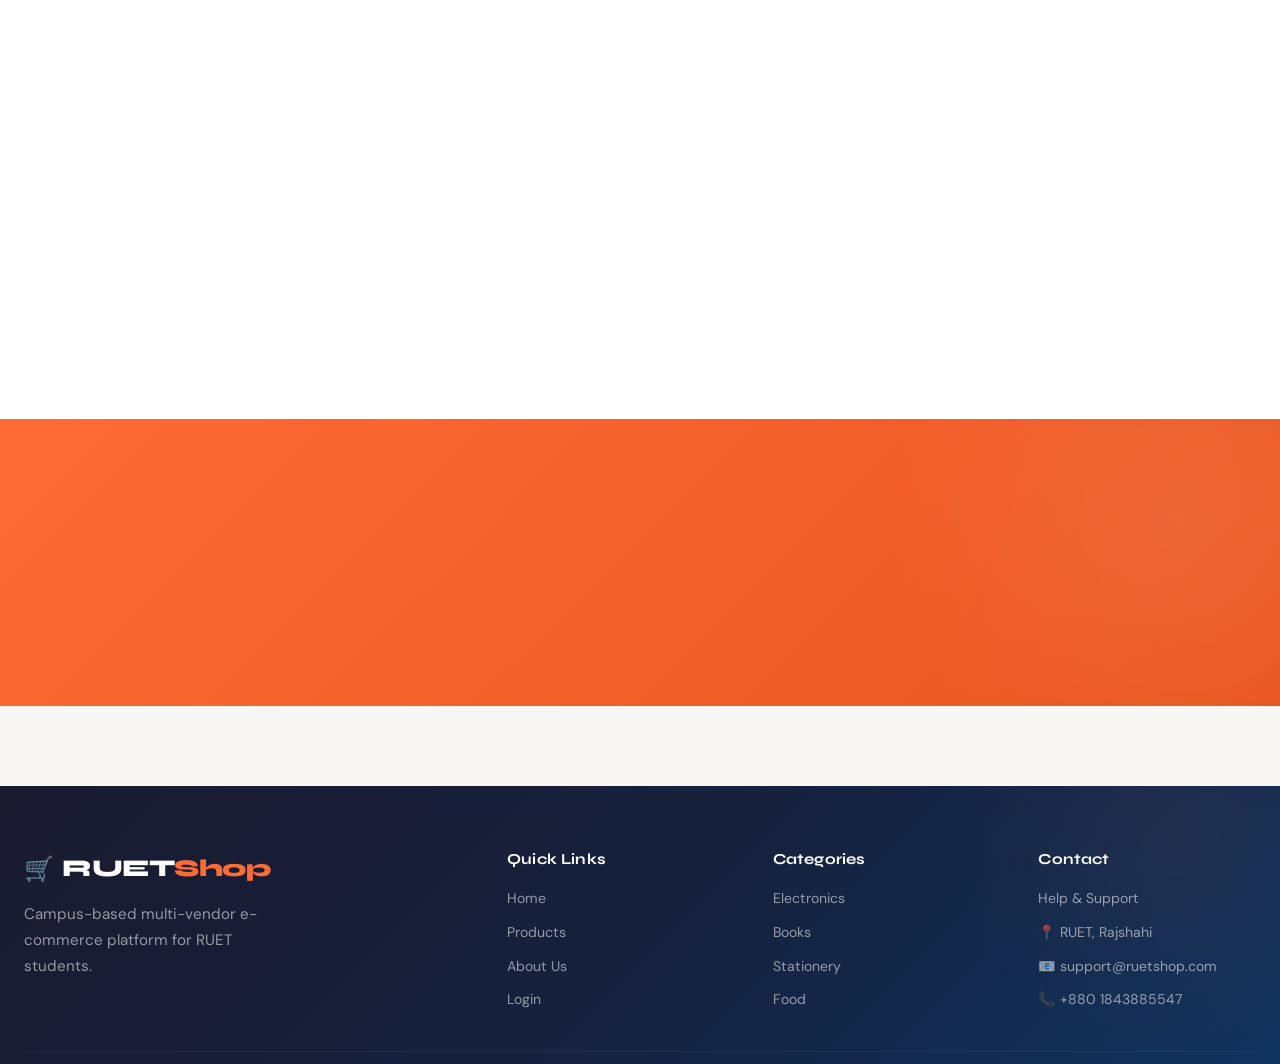
<file: admin.html>
<!DOCTYPE html>
<html lang="en" data-theme="light">
<head>
  <meta charset="UTF-8"/>
  <meta name="viewport" content="width=device-width, initial-scale=1.0"/>
  <meta name="description" content="Admin Panel — RUETShop management dashboard."/>
  <title>Admin Panel — RUETShop</title>
  <link rel="icon" href="assets/icons/logo.png" type="image/png"/>
  <link rel="icon" href="data:image/svg+xml,<svg xmlns='http://www.w3.org/2000/svg' viewBox='0 0 100 100'><text y='.9em' font-size='90'>🛒</text></svg>" type="image/svg+xml"/>
  <link rel="stylesheet" href="css/style.css"/>
  <link rel="stylesheet" href="css/components.css"/>
  <link rel="stylesheet" href="css/navbar.css"/>
  <link rel="stylesheet" href="css/dashboard.css"/>
  <link rel="stylesheet" href="css/admin.css"/>
  <link rel="preconnect" href="https://fonts.googleapis.com"/>
  <link rel="preconnect" href="https://fonts.gstatic.com" crossorigin/>
  <link href="https://fonts.googleapis.com/css2?family=Syne:wght@400;600;700;800&family=DM+Sans:wght@300;400;500&display=swap" rel="stylesheet"/>
  <link rel="stylesheet" href="https://cdnjs.cloudflare.com/ajax/libs/font-awesome/6.5.0/css/all.min.css"/>
</head>
<body>
  <div id="app-navbar"></div>
  <div class="dashboard-layout">
    <!-- SIDEBAR -->
    <aside class="dash-sidebar admin-sidebar" id="adminSidebar">
      <div class="dash-profile">
        <div class="dash-avatar admin-avatar" id="adminAvatar">A</div>
        <div class="dash-user-info">
          <strong id="adminUserName">Admin</strong>
          <span class="role-badge admin-role-badge">Admin</span>
        </div>
      </div>
      <nav class="dash-nav">
        <a class="dash-nav-item active" data-tab="overview">
          <i class="fas fa-chart-line"></i> Overview
        </a>
        <a class="dash-nav-item" data-tab="users">
          <i class="fas fa-users"></i> Users
        </a>
        <a class="dash-nav-item" data-tab="products">
          <i class="fas fa-box"></i> Products
        </a>
        <a class="dash-nav-item" data-tab="orders">
          <i class="fas fa-shopping-bag"></i> Orders
        </a>
        <a class="dash-nav-item" data-tab="about">
          <i class="fas fa-file-alt"></i> About Page
        </a>
        <a class="dash-nav-item" data-tab="system">
          <i class="fas fa-cog"></i> System
        </a>
        <a class="dash-nav-item logout-item" id="adminLogoutBtn">
          <i class="fas fa-sign-out-alt"></i> Logout
        </a>
      </nav>
    </aside>
    <!-- MAIN CONTENT -->
    <main class="dash-main">
      <!-- OVERVIEW -->
      <div class="dash-tab active" id="tab-overview">
        <h2><i class="fas fa-chart-line"></i> Admin <span class="accent">Overview</span></h2>
        <div class="stats-cards" id="adminStatsCards"></div>
        <div class="dash-grid-2" style="margin-top:2rem">
          <div class="dash-card">
            <h3>Recent Orders</h3>
            <div id="adminRecentOrders"></div>
          </div>
          <div class="dash-card">
            <h3>Recent Users</h3>
            <div id="adminRecentUsers"></div>
          </div>
        </div>
      </div>
      <!-- USERS -->
      <div class="dash-tab hidden" id="tab-users">
        <div class="tab-header">
          <h2><i class="fas fa-users"></i> User <span class="accent">Management</span></h2>
          <span class="badge-count" id="totalUserCount">0 users</span>
        </div>
        <div class="admin-filters">
          <select id="userRoleFilter" class="form-input" style="max-width:180px">
            <option value="all">All Roles</option>
            <option value="user">Normal Users</option>
            <option value="vendor">Vendors</option>
            <option value="admin">Admins</option>
          </select>
          <input type="text" id="userSearchInput" class="form-input" placeholder="Search users..." style="max-width:260px"/>
        </div>
        <div class="products-table-wrap">
          <table class="data-table" id="usersTable">
            <thead>
              <tr>
                <th>Name</th><th>Email</th><th>Role</th><th>Joined</th><th>Actions</th>
              </tr>
            </thead>
            <tbody id="usersTableBody"></tbody>
          </table>
        </div>
      </div>
      <!-- PRODUCTS -->
      <div class="dash-tab hidden" id="tab-products">
        <div class="tab-header">
          <h2><i class="fas fa-box"></i> Product <span class="accent">Management</span></h2>
          <span class="badge-count" id="totalProductCount">0 products</span>
        </div>
        <div class="admin-filters">
          <select id="productCatFilter" class="form-input" style="max-width:180px">
            <option value="all">All Categories</option>
          </select>
          <input type="text" id="productSearchInput" class="form-input" placeholder="Search products..." style="max-width:260px"/>
        </div>
        <div class="products-table-wrap">
          <table class="data-table" id="adminProductsTable">
            <thead>
              <tr>
                <th>Img</th><th>Name</th><th>Category</th><th>Price</th><th>Stock</th><th>Vendor</th><th>Actions</th>
              </tr>
            </thead>
            <tbody id="adminProductsBody"></tbody>
          </table>
        </div>
      </div>
      <!-- ORDERS -->
      <div class="dash-tab hidden" id="tab-orders">
        <div class="tab-header">
          <h2><i class="fas fa-shopping-bag"></i> Order <span class="accent">Management</span></h2>
          <span class="badge-count" id="totalOrderCount">0 orders</span>
        </div>
        <div class="admin-filters">
          <select id="orderStatusFilter" class="form-input" style="max-width:180px">
            <option value="all">All Statuses</option>
            <option value="processing">Processing</option>
            <option value="confirmed">Confirmed</option>
            <option value="shipped">Shipped</option>
            <option value="delivered">Delivered</option>
            <option value="cancelled">Cancelled</option>
          </select>
        </div>
        <div id="adminOrdersList"></div>
      </div>
      <!-- ABOUT PAGE -->
      <div class="dash-tab hidden" id="tab-about">
        <h2><i class="fas fa-file-alt"></i> Edit <span class="accent">About Page</span></h2>
        <div class="profile-form-wrap" style="max-width: 800px; margin-top: 1.5rem;">
          <div class="form-group">
            <label>Hero Description</label>
            <textarea id="aboutEditHero" class="form-input" rows="4"></textarea>
          </div>
          <div class="form-group">
            <label>Mission Statement</label>
            <textarea id="aboutEditMission" class="form-input" rows="6"></textarea>
          </div>
          <hr style="margin: 2rem 0; border: none; border-top: 1.5px solid var(--border);" />
          <h3 style="margin-bottom: 1rem;"><i class="fas fa-address-book"></i> Contact Information</h3>
          <div class="form-group">
            <label>Location</label>
            <input type="text" id="aboutEditLoc" class="form-input" />
          </div>
          <div class="form-group">
            <label>Support Email</label>
            <input type="email" id="aboutEditEmail" class="form-input" />
          </div>
          <div class="form-group">
            <label>Phone</label>
            <input type="text" id="aboutEditPhone" class="form-input" />
          </div>
          <div class="form-group">
            <label>Department</label>
            <input type="text" id="aboutEditDept" class="form-input" />
          </div>
          
          <hr style="margin: 2rem 0; border: none; border-top: 1.5px solid var(--border);" />
          <h3 style="margin-bottom: 1rem;"><i class="fas fa-users"></i> Developer & Admin Information</h3>
          
          <div class="dash-card" style="margin-bottom: 1rem; padding: 1rem;">
            <h4 style="margin-bottom: 0.5rem;">Developer 1</h4>
            <div class="form-group"><label>Name</label><input type="text" id="dev1Name" class="form-input"/></div>
            <div class="form-group"><label>Role</label><input type="text" id="dev1Role" class="form-input"/></div>
            <div class="form-group">
              <label>Profile Picture</label>
              <input type="file" id="dev1ImgFile" class="form-input" accept="image/*"/>
              <input type="hidden" id="dev1ImgBase64"/>
              <div id="dev1ImgPreview" style="display:none; margin-top:0.5rem;">
                <img src="" alt="Dev 1 Preview" style="width:80px; height:80px; border-radius:50%; object-fit:cover; border:2px solid var(--border);"/>
                <button type="button" class="btn btn-outline" style="margin-left:0.5rem; font-size:0.75rem; padding:0.25rem 0.5rem;" onclick="document.getElementById('dev1ImgBase64').value=''; this.parentElement.style.display='none';">Remove</button>
              </div>
            </div>
            <div class="form-group"><label>Bio</label><textarea id="dev1Bio" class="form-input" rows="3"></textarea></div>
            <div class="form-group"><label>Email</label><input type="text" id="dev1Email" class="form-input"/></div>
            <div class="form-group"><label>Phone</label><input type="text" id="dev1Phone" class="form-input"/></div>
            <div class="form-group"><label>GitHub</label><input type="text" id="dev1Git" class="form-input" placeholder="https://github.com/..."/></div>
            <div class="form-group"><label>LinkedIn</label><input type="text" id="dev1In" class="form-input" placeholder="https://linkedin.com/..."/></div>
            <div class="form-group"><label>Facebook</label><input type="text" id="dev1Fb" class="form-input" placeholder="https://facebook.com/..."/></div>
          </div>
          <div class="dash-card" style="margin-bottom: 1rem; padding: 1rem;">
            <h4 style="margin-bottom: 0.5rem;">Developer 2</h4>
            <div class="form-group"><label>Name</label><input type="text" id="dev2Name" class="form-input"/></div>
            <div class="form-group"><label>Role</label><input type="text" id="dev2Role" class="form-input"/></div>
            <div class="form-group">
              <label>Profile Picture</label>
              <input type="file" id="dev2ImgFile" class="form-input" accept="image/*"/>
              <input type="hidden" id="dev2ImgBase64"/>
              <div id="dev2ImgPreview" style="display:none; margin-top:0.5rem;">
                <img src="" alt="Dev 2 Preview" style="width:80px; height:80px; border-radius:50%; object-fit:cover; border:2px solid var(--border);"/>
                <button type="button" class="btn btn-outline" style="margin-left:0.5rem; font-size:0.75rem; padding:0.25rem 0.5rem;" onclick="document.getElementById('dev2ImgBase64').value=''; this.parentElement.style.display='none';">Remove</button>
              </div>
            </div>
            <div class="form-group"><label>Bio</label><textarea id="dev2Bio" class="form-input" rows="3"></textarea></div>
            <div class="form-group"><label>Email</label><input type="text" id="dev2Email" class="form-input"/></div>
            <div class="form-group"><label>Phone</label><input type="text" id="dev2Phone" class="form-input"/></div>
            <div class="form-group"><label>GitHub</label><input type="text" id="dev2Git" class="form-input" placeholder="https://github.com/..."/></div>
            <div class="form-group"><label>LinkedIn</label><input type="text" id="dev2In" class="form-input" placeholder="https://linkedin.com/..."/></div>
            <div class="form-group"><label>Facebook</label><input type="text" id="dev2Fb" class="form-input" placeholder="https://facebook.com/..."/></div>
          </div>
          <div class="dash-card" style="margin-bottom: 1.5rem; padding: 1rem;">
            <h4 style="margin-bottom: 0.5rem;">Developer 3</h4>
            <div class="form-group"><label>Name</label><input type="text" id="dev3Name" class="form-input"/></div>
            <div class="form-group"><label>Role</label><input type="text" id="dev3Role" class="form-input"/></div>
            <div class="form-group">
              <label>Profile Picture</label>
              <input type="file" id="dev3ImgFile" class="form-input" accept="image/*"/>
              <input type="hidden" id="dev3ImgBase64"/>
              <div id="dev3ImgPreview" style="display:none; margin-top:0.5rem;">
                <img src="" alt="Dev 3 Preview" style="width:80px; height:80px; border-radius:50%; object-fit:cover; border:2px solid var(--border);"/>
                <button type="button" class="btn btn-outline" style="margin-left:0.5rem; font-size:0.75rem; padding:0.25rem 0.5rem;" onclick="document.getElementById('dev3ImgBase64').value=''; this.parentElement.style.display='none';">Remove</button>
              </div>
            </div>
            <div class="form-group"><label>Bio</label><textarea id="dev3Bio" class="form-input" rows="3"></textarea></div>
            <div class="form-group"><label>Email</label><input type="text" id="dev3Email" class="form-input"/></div>
            <div class="form-group"><label>Phone</label><input type="text" id="dev3Phone" class="form-input"/></div>
            <div class="form-group"><label>GitHub</label><input type="text" id="dev3Git" class="form-input" placeholder="https://github.com/..."/></div>
            <div class="form-group"><label>LinkedIn</label><input type="text" id="dev3In" class="form-input" placeholder="https://linkedin.com/..."/></div>
            <div class="form-group"><label>Facebook</label><input type="text" id="dev3Fb" class="form-input" placeholder="https://facebook.com/..."/></div>
          </div>

          <button class="btn btn-primary" id="saveAboutBtn"><i class="fas fa-save"></i> Save Content</button>
        </div>
      </div>
      <!-- SYSTEM -->
      <div class="dash-tab hidden" id="tab-system">
        <h2><i class="fas fa-cog"></i> System <span class="accent">Settings</span></h2>
        <div class="system-cards">
          <div class="dash-card">
            <h3>🔄 Reset Seed Data</h3>
            <p>Clears all data and reloads the demo dataset. This will wipe all users, products, orders, and reviews.</p>
            <button class="btn btn-danger" id="resetSeedBtn" style="margin-top:1rem">
              <i class="fas fa-redo"></i> Reset All Data
            </button>
          </div>
          <div class="dash-card">
            <h3>📊 Storage Info</h3>
            <div id="storageInfo"></div>
          </div>
          <div class="dash-card">
            <h3>🔑 Admin Credentials</h3>
            <div class="admin-creds">
              <div class="cred-group" style="margin-bottom:0.75rem">
                <h4 style="margin-bottom:0.5rem; color:var(--primary)">👑 System Administrators</h4>
                <p><strong>Ashraful Anower Shakib</strong> <br><span style="font-size:0.78rem;opacity:0.7">— Founder, CEO & Lead Developer</span><br><span style="color:var(--text-3)">ashrafulanower@ruetshop.com</span><br><span style="font-size:0.78rem;color:var(--text-3)">📞 +8801816442249 <br> 🏛️ Dept. of ECE, RUET</span></p>
                <p><strong>Al Saniat Samim</strong> <br><span style="font-size:0.78rem;opacity:0.7">— Co-Founder, CTO & Co-Developer</span><br><span style="color:var(--text-3)">saniatsamim@ruetshop.com</span><br><span style="font-size:0.78rem;color:var(--text-3)">📞 +8801745233662 <br> 🏛️ Dept. of ECE, RUET</span></p>
                <p><strong>Mohammed Sakib</strong> <br><span style="font-size:0.78rem;opacity:0.7">— Co-Founder, COO & Co-Developer</span><br><span style="color:var(--text-3)">mohammedsakib@ruetshop.com</span><br><span style="font-size:0.78rem;color:var(--text-3)">📞 +8801310097126 <br> 🏛️ Dept. of ECE, RUET</span></p>
              </div>
              <div class="cred-group" style="margin-bottom:0.75rem">
                <h4 style="margin-bottom:0.5rem; color:var(--text-2)">🧪 Demo Accounts</h4>
                <p><strong>🏪 Vendor (TechZone RUET):</strong> <span style="color:var(--text-3)">techzoneruet@gmail.com</span> · <code>vendor123456</code></p>
                <p><strong>🏪 Vendor (Campus Cafe):</strong> <span style="color:var(--text-3)">ruetcampuscafe@gmail.com</span> · <code>vendor123456</code></p>
                <p><strong>🏪 Vendor (Nayeem Fashion):</strong> <span style="color:var(--text-3)">nayeemfashionruet@gmail.com</span> · <code>vendor123456</code></p>
                <p><strong>🏪 Vendor (Campus Canteen Supplies):</strong> <span style="color:var(--text-3)">ruetcampuscanteen@gmail.com</span> · <code>vendor123456</code></p>
                <p><strong>🏪 Vendor (Campus Stationery):</strong> <span style="color:var(--text-3)">ruetcampusstationery@gmail.com</span> · <code>vendor123456</code></p>
                <p><strong>🏪 Vendor (RUET Fashion Hub):</strong> <span style="color:var(--text-3)">ruetfashionhub@gmail.com</span> · <code>vendor123456</code></p>
                <p><strong>🛒 Normal User (Sakib Al Hasan):</strong> <br><span style="color:var(--text-3)">sakib@student.ruet.ac.bd</span> · <code>user123456</code></p>
                <p><strong>🛒 Normal User (Sumaiya Begum):</strong> <br><span style="color:var(--text-3)">sumaiya@student.ruet.ac.bd</span> · <code>user123456</code></p>
                <p><strong>🛒 Normal User (Kamal Uddin):</strong> <br><span style="color:var(--text-3)">kamal@student.ruet.ac.bd</span> · <code>user123456</code></p>
                <p><strong>🛒 Normal User (Karim Uddin):</strong> <br><span style="color:var(--text-3)">karim@student.ruet.ac.bd</span> · <code>user123456</code></p>
                <p><strong>🛒 Normal User (Rahim Hossain):</strong> <br><span style="color:var(--text-3)">rahim@student.ruet.ac.bd</span> · <code>user123456</code></p>
                <p><strong>🛒 Normal User (Alamin Hossain):</strong> <br><span style="color:var(--text-3)">alamin@student.ruet.ac.bd</span> · <code>user123456</code></p>
              </div>
              <div class="cred-group">
                <h4 style="margin-bottom:0.5rem; color:var(--text-2)">ℹ️ System Info</h4>
                <p style="font-size:0.82rem;color:var(--text-3)">Version: 2.0.0 · Storage: LocalStorage · Project: Software Development Project (SDP)<br>Department of ECE, Rajshahi University of Engineering & Technology</p>
              </div>
            </div>
          </div>
        </div>
      </div>
    </main>
  </div>
  <!-- ROLE CHANGE MODAL -->
  <div class="modal-overlay hidden" id="roleModal">
    <div class="modal modal-sm">
      <div class="modal-header">
        <h3>Change User Role</h3>
        <button class="modal-close" id="closeRoleModal"><i class="fas fa-times"></i></button>
      </div>
      <div class="modal-body">
        <p id="roleModalUserName" style="margin-bottom:1rem"></p>
        <div class="form-group">
          <label>New Role</label>
          <select id="roleModalSelect" class="form-input">
            <option value="user">Normal User</option>
            <option value="vendor">Vendor</option>
            <option value="admin">Admin</option>
          </select>
        </div>
        <input type="hidden" id="roleModalUserId"/>
      </div>
      <div class="modal-footer">
        <button class="btn btn-outline" id="cancelRoleModal">Cancel</button>
        <button class="btn btn-primary" id="confirmRoleChange">Save Role</button>
      </div>
    </div>
  </div>
  <div id="toastContainer" class="toast-container"></div>

  <div id="app-footer"></div>

  <script src="js/core/db.js"></script>
  <script src="js/core/seed.js"></script>
  <script src="js/core/auth.js"></script>
  <script src="js/core/utils.js"></script>
  <script src="js/ui/theme.js"></script>
  <script src="js/ui/toast.js"></script>
  <script src="js/ui/components.js"></script>
  <script src="js/ui/navbar.js"></script>
  <script src="js/features/ratings.js"></script>
  <script src="js/features/products.js"></script>
  <script src="js/features/cart.js"></script>
  <script src="js/features/wishlist.js"></script>
  <script src="js/features/orders.js"></script>
  <script src="js/pages/admin-page.js"></script>
</body>
</html>
</file>
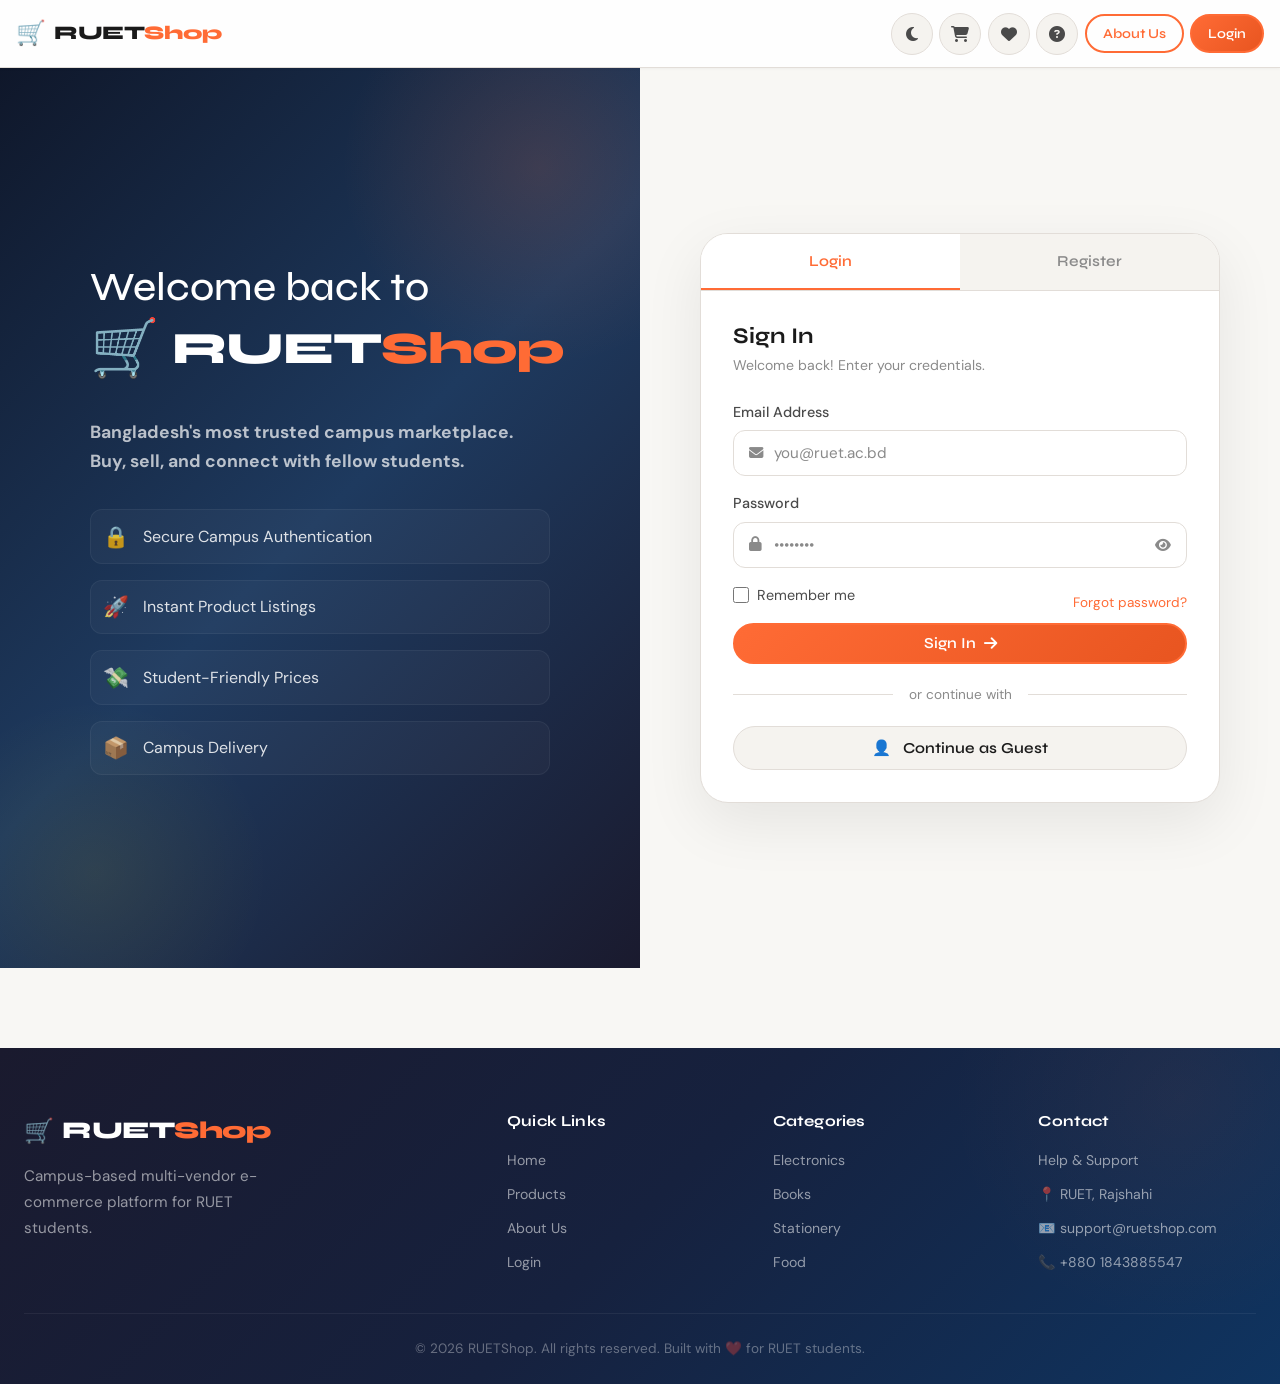
<file: auth.html>
<!DOCTYPE html>
<html lang="en" data-theme="light">
<head>
  <meta charset="UTF-8"/>
  <meta name="viewport" content="width=device-width, initial-scale=1.0"/>
  <meta name="description" content="Login or register for RUETShop — the campus marketplace."/>
  <title>Login / Register — RUETShop</title>
  <link rel="icon" href="assets/icons/logo.png" type="image/png"/>
  <link rel="icon" href="data:image/svg+xml,<svg xmlns='http://www.w3.org/2000/svg' viewBox='0 0 100 100'><text y='.9em' font-size='90'>🛒</text></svg>" type="image/svg+xml"/>
  <link rel="stylesheet" href="css/style.css"/>
  <link rel="stylesheet" href="css/components.css"/>
  <link rel="stylesheet" href="css/navbar.css"/>
  <link rel="stylesheet" href="css/auth.css"/>
  <link rel="preconnect" href="https://fonts.googleapis.com"/>
  <link rel="preconnect" href="https://fonts.gstatic.com" crossorigin/>
  <link href="https://fonts.googleapis.com/css2?family=Syne:wght@400;600;700;800&family=DM+Sans:wght@300;400;500&display=swap" rel="stylesheet"/>
  <link rel="stylesheet" href="https://cdnjs.cloudflare.com/ajax/libs/font-awesome/6.5.0/css/all.min.css"/>
</head>
<body class="auth-body">

  <div id="app-navbar"></div>

  <div class="auth-wrapper">
    <div class="auth-left">
      <div class="auth-left-content">
        <h2 id="welcomeMessage">Welcome back to<br/><span class="auth-logo"><span class="logo-icon">🛒</span><span class="logo-text">RUET<span class="accent">Shop</span></span></span></h2>
        <p><strong>Bangladesh's most trusted campus marketplace. <br> Buy, sell, and connect with fellow students.</strong></p>
        <div class="auth-features">
          <div class="auth-feat"><span>🔒</span> Secure Campus Authentication</div>
          <div class="auth-feat"><span>🚀</span> Instant Product Listings</div>
          <div class="auth-feat"><span>💸</span> Student-Friendly Prices</div>
          <div class="auth-feat"><span>📦</span> Campus Delivery</div>
        </div>
      </div>
    </div>

    <div class="auth-right">
      <div class="auth-card">
        <!-- TABS -->
        <div class="auth-tabs">
          <button class="auth-tab active" id="loginTab" onclick="switchTab('login')">Login</button>
          <button class="auth-tab" id="registerTab" onclick="switchTab('register')">Register</button>
        </div>

        <!-- LOGIN FORM -->
        <form class="auth-form" id="loginForm" onsubmit="return false;">
          <h3>Sign In</h3>
          <p class="auth-sub">Welcome back! Enter your credentials.</p>

          <div class="form-group">
            <label>Email Address</label>
            <div class="input-icon">
              <i class="fas fa-envelope"></i>
              <input type="email" id="loginEmail" placeholder="you@ruet.ac.bd" required/>
            </div>
          </div>
          <div class="form-group">
            <label>Password</label>
            <div class="input-icon">
              <i class="fas fa-lock"></i>
              <input type="password" id="loginPassword" placeholder="••••••••" required/>
              <button type="button" class="eye-btn" onclick="togglePassword('loginPassword')">
                <i class="fas fa-eye"></i>
              </button>
            </div>
          </div>
          <div class="form-row">
            <label class="checkbox-label">
              <input type="checkbox" id="rememberMe"/> Remember me
            </label>
            <a href="#" class="forgot-link" onclick="event.preventDefault(); showForgotPassword()">Forgot password?</a>
          </div>

          <button class="btn btn-primary w-full" id="loginBtn" onclick="handleLogin()">
            <span>Sign In</span> <i class="fas fa-arrow-right"></i>
          </button>

          <div class="divider"><span>or continue with</span></div>
          <button class="btn btn-google" onclick="handleGuestLogin()">
            <span>👤</span> Continue as Guest
          </button>
        </form>

        <!-- REGISTER FORM -->
        <form class="auth-form hidden" id="registerForm" onsubmit="return false;">
          <h3>Create Account</h3>
          <p class="auth-sub">Join the RUETShop - The campus marketplace.</p>

          <div class="form-row-2">
            <div class="form-group">
              <label>Full Name</label>
              <div class="input-icon">
                <i class="fas fa-user"></i>
                <input type="text" id="regName" placeholder="Your name" required/>
              </div>
            </div>
            <div class="form-group">
              <label>RUET ID</label>
              <div class="input-icon">
                <i class="fas fa-id-card"></i>
                <input type="text" id="regStudentId" placeholder="e.g. 2003001"/>
              </div>
            </div>
          </div>

          <div class="form-group">
            <label>Email Address</label>
            <div class="input-icon">
              <i class="fas fa-envelope"></i>
              <input type="email" id="regEmail" placeholder="you@ruet.ac.bd" required/>
            </div>
          </div>

          <div class="form-group">
            <label>Phone Number</label>
            <div class="input-icon">
              <i class="fas fa-phone"></i>
              <input type="tel" id="regPhone" placeholder="+880 1234-567890"/>
            </div>
          </div>

          <div class="form-group">
            <label>Account Type</label>
            <div class="role-select">
              <label class="role-option">
                <input type="radio" name="role" value="user" checked/>
                <span>🛒 Normal User</span>
              </label>
              <label class="role-option">
                <input type="radio" name="role" value="vendor"/>
                <span>🏪 Dedicated Seller</span>
              </label>
            </div>
            <small style="color:var(--text-3); font-size: 0.78rem; margin-top: 0.3rem; display: block;">"Normal User" can buy and sell. "Dedicated Seller" can sell only.</small>
          </div>

          <div class="form-group">
            <label>Password</label>
            <div class="input-icon">
              <i class="fas fa-lock"></i>
              <input type="password" id="regPassword" placeholder="Min 6 characters" required/>
              <button type="button" class="eye-btn" onclick="togglePassword('regPassword')">
                <i class="fas fa-eye"></i>
              </button>
            </div>
          </div>

          <div class="form-group">
            <label>Confirm Password</label>
            <div class="input-icon">
              <i class="fas fa-lock"></i>
              <input type="password" id="regConfirm" placeholder="Repeat password" required/>
            </div>
          </div>

          <label class="checkbox-label">
            <input type="checkbox" id="agreeTerms" required/>
            I agree to the <a href="terms.html" target="_blank">Terms & Conditions</a>
          </label>

          <button class="btn btn-primary w-full" id="registerBtn" onclick="handleRegister()">
            <span>Create Account</span> <i class="fas fa-arrow-right"></i>
          </button>
        </form>

      </div>
    </div>
  </div>

  <!-- FORGOT PASSWORD MODAL -->
  <div class="modal-overlay hidden" id="forgotModal">
    <div class="modal modal-sm">
      <div class="modal-header">
        <h3 id="forgotModalTitle">🔑 Forgot Password</h3>
        <button class="modal-close" onclick="closeForgotPassword()"><i class="fas fa-times"></i></button>
      </div>
      <div class="modal-body">
        <!-- Step 1: Enter Email -->
        <div id="forgotStep1">
          <p class="auth-sub" style="margin-bottom:1.25rem">Enter the email address associated with your account.</p>
          <div class="form-group">
            <label>Email Address</label>
            <div class="input-icon">
              <i class="fas fa-envelope"></i>
              <input type="email" id="forgotEmail" placeholder="you@ruet.ac.bd" required/>
            </div>
          </div>
          <button class="btn btn-primary w-full" id="forgotFindBtn" onclick="handleForgotFind()">
            <span>Find Account</span> <i class="fas fa-search"></i>
          </button>
        </div>

        <!-- Step 2: Verify Identity -->
        <div id="forgotStep2" class="hidden">
          <div class="forgot-verify-card">
            <div class="forgot-verify-icon">👤</div>
            <p class="forgot-verify-name" id="forgotUserName"></p>
            <p class="forgot-verify-email" id="forgotUserEmail"></p>
          </div>
          <p class="auth-sub" style="text-align:center;margin-bottom:1.25rem">Is this your account?</p>
          <div style="display:flex;gap:0.75rem">
            <button class="btn btn-outline w-full" onclick="forgotGoBack()">
              <span>No, go back</span>
            </button>
            <button class="btn btn-primary w-full" onclick="forgotConfirmIdentity()">
              <span>Yes, reset it</span>
            </button>
          </div>
        </div>

        <!-- Step 3: Set New Password -->
        <div id="forgotStep3" class="hidden">
          <div class="forgot-success-icon">✅</div>
          <p class="auth-sub" style="text-align:center;margin-bottom:1.25rem">Set a new password for your account.</p>
          <div class="form-group">
            <label>New Password</label>
            <div class="input-icon">
              <i class="fas fa-lock"></i>
              <input type="password" id="forgotNewPass" placeholder="Min 6 characters" required/>
              <button type="button" class="eye-btn" onclick="togglePassword('forgotNewPass')">
                <i class="fas fa-eye"></i>
              </button>
            </div>
          </div>
          <div class="form-group">
            <label>Confirm New Password</label>
            <div class="input-icon">
              <i class="fas fa-lock"></i>
              <input type="password" id="forgotConfirmPass" placeholder="Repeat password" required/>
            </div>
          </div>
          <button class="btn btn-primary w-full" id="forgotResetBtn" onclick="handleForgotReset()">
            <span>Reset Password</span> <i class="fas fa-check"></i>
          </button>
        </div>
      </div>
    </div>
  </div>

  <div id="toastContainer" class="toast-container"></div>

  <div id="app-footer"></div>

  <script src="js/core/db.js"></script>
  <script src="js/core/seed.js"></script>
  <script src="js/core/auth.js"></script>
  <script src="js/core/utils.js"></script>
  <script src="js/ui/toast.js"></script>
  <script src="js/ui/theme.js"></script>
  <script src="js/ui/components.js"></script>
  <script src="js/ui/navbar.js"></script>
  <script src="js/features/ratings.js"></script>
  <script src="js/features/products.js"></script>
  <script src="js/features/cart.js"></script>
  <script src="js/features/wishlist.js"></script>
  <script src="js/pages/auth-page.js"></script>
</body>
</html>
</file>
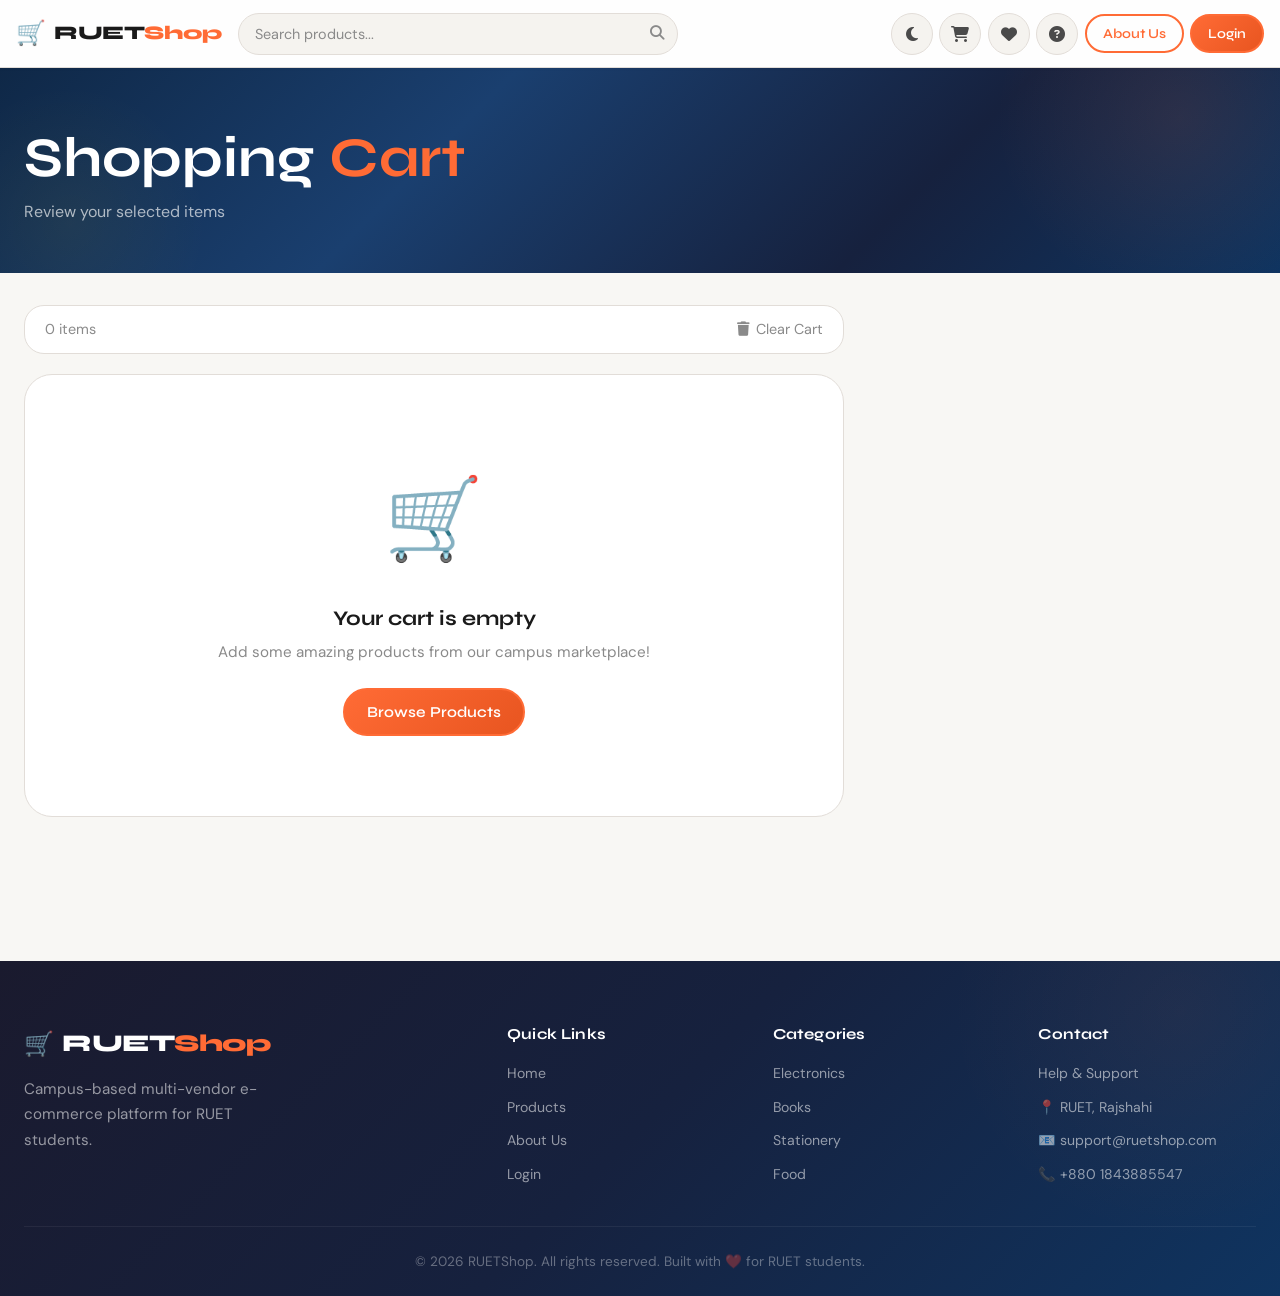
<file: cart.html>
<!DOCTYPE html>
<html lang="en" data-theme="light">
<head>
  <meta charset="UTF-8"/>
  <meta name="viewport" content="width=device-width, initial-scale=1.0"/>
  <meta name="description" content="Review your shopping cart and checkout on RUETShop."/>
  <title>Cart — RUETShop</title>
  <link rel="icon" href="assets/icons/logo.png" type="image/png"/>
  <link rel="icon" href="data:image/svg+xml,<svg xmlns='http://www.w3.org/2000/svg' viewBox='0 0 100 100'><text y='.9em' font-size='90'>🛒</text></svg>" type="image/svg+xml"/>
  <link rel="stylesheet" href="css/style.css"/>
  <link rel="stylesheet" href="css/components.css"/>
  <link rel="stylesheet" href="css/navbar.css"/>
  <link rel="stylesheet" href="css/cart.css"/>
  <link rel="preconnect" href="https://fonts.googleapis.com"/>
  <link rel="preconnect" href="https://fonts.gstatic.com" crossorigin/>
  <link href="https://fonts.googleapis.com/css2?family=Syne:wght@400;600;700;800&family=DM+Sans:wght@300;400;500&display=swap" rel="stylesheet"/>
  <link rel="stylesheet" href="https://cdnjs.cloudflare.com/ajax/libs/font-awesome/6.5.0/css/all.min.css"/>
</head>
<body>

  <div id="app-navbar"></div>

  <div class="page-header">
    <div class="container">
      <h1>Shopping <span class="accent">Cart</span></h1>
      <p>Review your selected items</p>
    </div>
  </div>

  <div class="cart-layout container" id="cartLayout">

    <!-- CART ITEMS -->
    <div class="cart-items-col">
      <div class="cart-toolbar">
        <span id="cartItemCount">0 items</span>
        <button class="btn-text danger" id="clearCartBtn">
          <i class="fas fa-trash"></i> Clear Cart
        </button>
      </div>
      <div id="cartItemsList"></div>
      <div class="empty-cart hidden" id="emptyCart">
        <div class="empty-icon">🛒</div>
        <h3>Your cart is empty</h3>
        <p>Add some amazing products from our campus marketplace!</p>
        <a href="products.html" class="btn btn-primary">Browse Products</a>
      </div>
    </div>

    <!-- ORDER SUMMARY -->
    <aside class="cart-summary" id="cartSummary">
      <h3>Order Summary</h3>


      <div class="summary-rows">
        <div class="summary-row"><span>Subtotal</span><span id="summarySubtotal">৳0</span></div>
        <div class="summary-row"><span>Discount</span><span id="summaryDiscount" class="success-text">-৳0</span></div>
        <div class="summary-row"><span>Delivery</span><span id="summaryDelivery">৳0</span></div>
        <div class="summary-row total-row"><strong>Total</strong><strong id="summaryTotal">৳0</strong></div>
      </div>

      <div class="coupon-section">
        <div class="coupon-input-row">
          <input type="text" id="couponInput" class="form-input" placeholder="Enter coupon code" />
          <button class="btn btn-outline btn-sm" id="applyCoupon">Apply</button>
        </div>
        <div id="couponAppliedBadge" class="coupon-applied" style="display:none;">
          <span>🎫 <span class="coupon-label"></span></span>
          <button class="coupon-remove-btn" id="removeCoupon" aria-label="Remove coupon">✕</button>
        </div>
        <p class="coupon-hint">Try: <code>RUET10</code>, <code>WELCOME20</code>, <code>CAMPUS15</code>, <code>FREESHIP</code></p>
      </div>

      <button class="btn btn-primary w-full btn-lg" id="checkoutBtn">
        <i class="fas fa-lock"></i> Proceed to Checkout
      </button>
      <a href="products.html" class="btn btn-outline w-full" style="margin-top:0.5rem">
        Continue Shopping
      </a>

      <div class="secure-badges">
        <span>🔒 Secure Payment</span>
        <span>📦 Campus Delivery</span>
      </div>
    </aside>
  </div>

  <!-- CHECKOUT MODAL -->
  <div class="modal-overlay hidden" id="checkoutModal">
    <div class="modal modal-lg">
      <div class="modal-header">
        <h3>Complete Your Order</h3>
        <button class="modal-close" id="closeCheckout"><i class="fas fa-times"></i></button>
      </div>
      <div class="modal-body">
        <div class="checkout-steps">
          <div class="step active" id="step1">
            <div class="step-num">1</div><span>Delivery</span>
          </div>
          <div class="step-line"></div>
          <div class="step" id="step2">
            <div class="step-num">2</div><span>Payment</span>
          </div>
          <div class="step-line"></div>
          <div class="step" id="step3">
            <div class="step-num">3</div><span>Confirm</span>
          </div>
        </div>

        <!-- STEP 1: Delivery -->
        <div class="checkout-step" id="checkoutStep1">
          <h4>Delivery Information</h4>
          <div class="form-row-2">
            <div class="form-group">
              <label>Full Name *</label>
              <input type="text" id="deliveryName" class="form-input" placeholder="Your full name"/>
            </div>
            <div class="form-group">
              <label>Phone *</label>
              <input type="tel" id="deliveryPhone" class="form-input" placeholder="+880..."/>
            </div>
          </div>
          <div class="form-group">
            <label>Delivery Location *</label>
            <select id="deliveryLocation" class="form-input">
              <option value="">Select campus location</option>
              <option value="Hall Gate">Hall Gate</option>
              <option value="Main Gate">Main Gate</option>
              <option value="Academic Building">Academic Building</option>
              <option value="Library">Library</option>
              <option value="Cafeteria">Cafeteria</option>
              <option value="Custom Location">Custom Location</option>
            </select>
          </div>
          <div class="form-group" id="customLocationGroup" style="display:none">
            <label>Custom Location</label>
            <input type="text" id="customLocation" class="form-input" placeholder="Describe location"/>
          </div>
          <div class="form-group">
            <label>Delivery Notes</label>
            <textarea id="deliveryNotes" class="form-input" rows="2" placeholder="Any special instructions..."></textarea>
          </div>
        </div>

        <!-- STEP 2: Payment -->
        <div class="checkout-step hidden" id="checkoutStep2">
          <h4>Payment Method</h4>
          <div class="payment-methods">
            <label class="payment-option">
              <input type="radio" name="payment" value="bkash" checked/>
              <span class="payment-card">
                <span class="pm-icon">📱</span>
                <strong>bKash</strong>
                <small>Mobile Banking</small>
              </span>
            </label>
            <label class="payment-option">
              <input type="radio" name="payment" value="nagad"/>
              <span class="payment-card">
                <span class="pm-icon">💳</span>
                <strong>Nagad</strong>
                <small>Mobile Banking</small>
              </span>
            </label>
            <label class="payment-option">
              <input type="radio" name="payment" value="cod"/>
              <span class="payment-card">
                <span class="pm-icon">💵</span>
                <strong>Cash on Delivery</strong>
                <small>Pay when received</small>
              </span>
            </label>
          </div>
          <div id="bkashDetails" class="payment-details">
            <div class="form-group">
              <label>bKash Number</label>
              <input type="tel" id="bkashNumber" class="form-input" placeholder="01XXXXXXXXX"/>
            </div>
            <div class="form-group">
              <label>Transaction ID</label>
              <input type="text" id="transactionId" class="form-input" placeholder="TXN ID after payment"/>
            </div>
            <div class="payment-info">
              <p>Send <strong id="payAmount">৳0</strong> to <strong>01712345678</strong> (bKash merchant)</p>
            </div>
          </div>
        </div>

        <!-- STEP 3: Confirm -->
        <div class="checkout-step hidden" id="checkoutStep3">
          <div class="order-confirm">
            <div class="confirm-icon">🎉</div>
            <h3>Order Confirmed!</h3>
            <p>Your order has been placed successfully.</p>
            <div class="order-id-display">
              Order ID: <strong id="confirmOrderId">—</strong>
            </div>
            <div class="confirm-summary" id="confirmSummary"></div>
          </div>
        </div>
      </div>
      <div class="modal-footer" id="checkoutFooter">
        <button class="btn btn-outline" id="checkoutPrev">Back</button>
        <button class="btn btn-primary" id="checkoutNext">Continue</button>
      </div>
    </div>
  </div>

  <div id="toastContainer" class="toast-container"></div>

  <div id="app-footer"></div>

  <script src="js/core/db.js"></script>
  <script src="js/core/seed.js"></script>
  <script src="js/core/auth.js"></script>
  <script src="js/core/utils.js"></script>
  <script src="js/ui/theme.js"></script>
  <script src="js/ui/toast.js"></script>
  <script src="js/ui/modal.js"></script>
  <script src="js/ui/components.js"></script>
  <script src="js/ui/navbar.js"></script>
  <script src="js/features/ratings.js"></script>
  <script src="js/features/products.js"></script>
  <script src="js/features/cart.js"></script>
  <script src="js/features/wishlist.js"></script>
  <script src="js/features/orders.js"></script>
  <script src="js/pages/cart-page.js"></script>
</body>
</html>
</file>
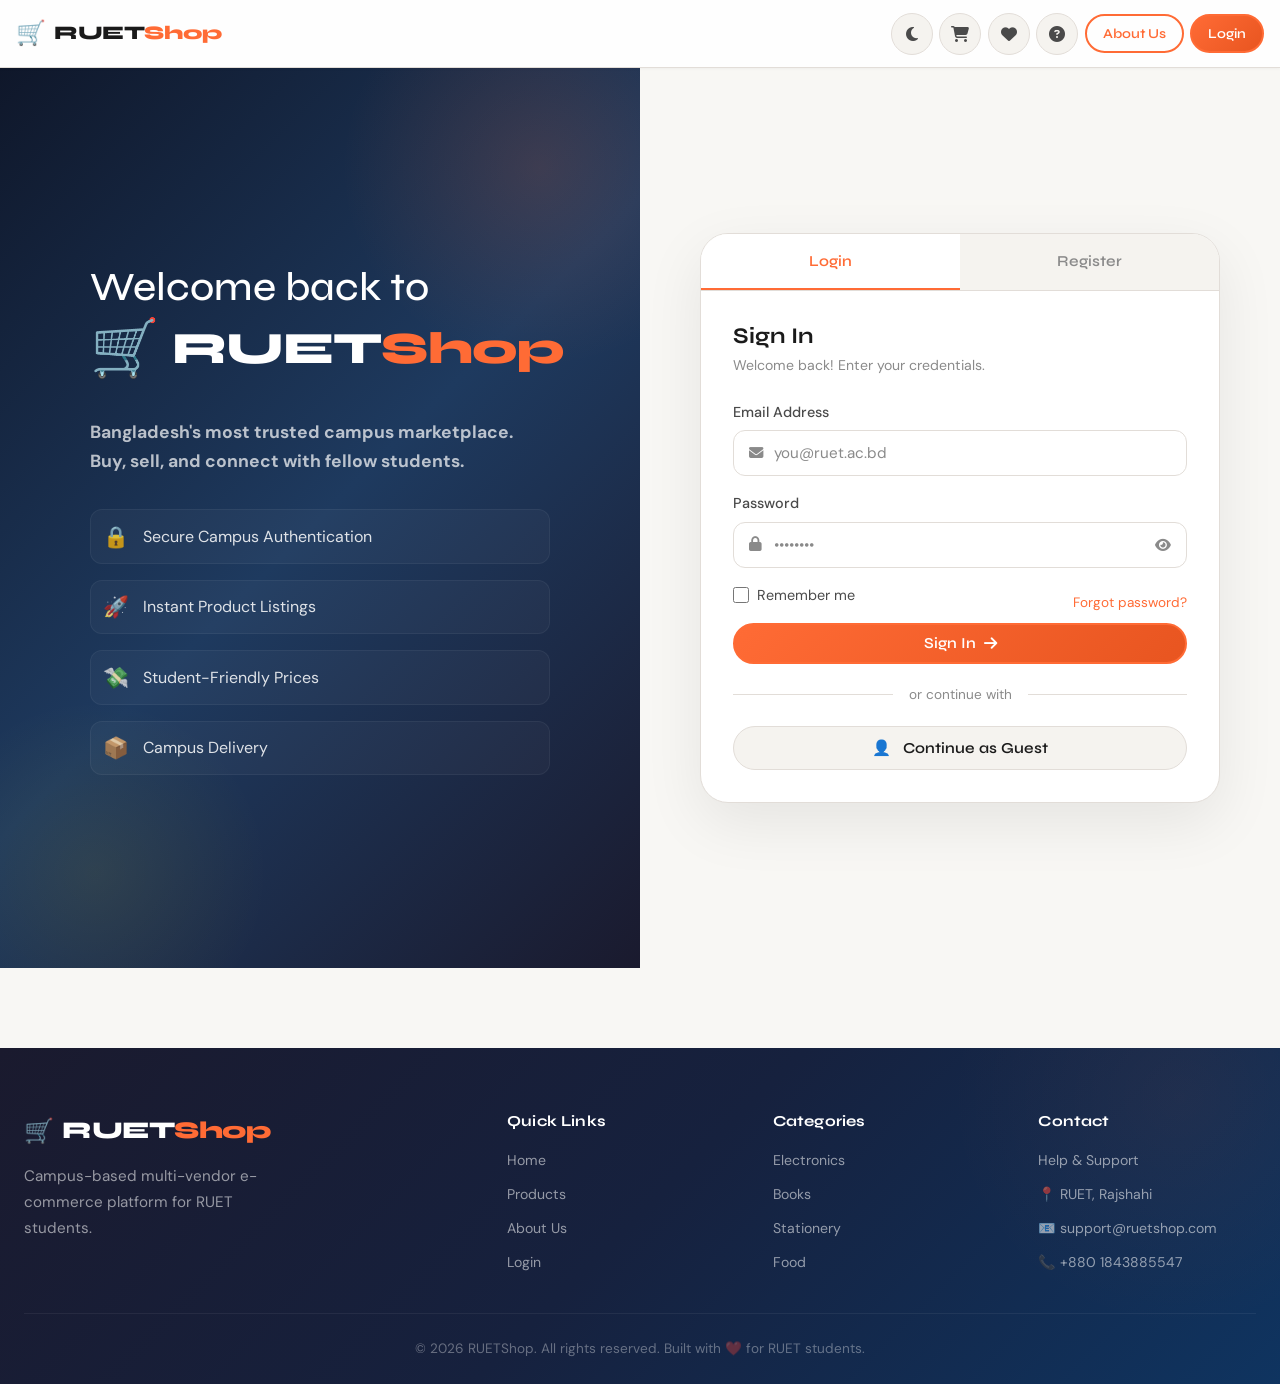
<file: dashboard.html>
<!DOCTYPE html>
<html lang="en" data-theme="light">
<head>
  <meta charset="UTF-8"/>
  <meta name="viewport" content="width=device-width, initial-scale=1.0"/>
  <meta name="description" content="Manage your orders, products, and profile on RUETShop."/>
  <title>Dashboard — RUETShop</title>
  <link rel="icon" href="assets/icons/logo.png" type="image/png"/>
  <link rel="icon" href="data:image/svg+xml,<svg xmlns='http://www.w3.org/2000/svg' viewBox='0 0 100 100'><text y='.9em' font-size='90'>🛒</text></svg>" type="image/svg+xml"/>
  <link rel="stylesheet" href="css/style.css"/>
  <link rel="stylesheet" href="css/components.css"/>
  <link rel="stylesheet" href="css/navbar.css"/>
  <link rel="stylesheet" href="css/dashboard.css"/>
  <link rel="stylesheet" href="css/order-tracking.css"/>
  <link rel="preconnect" href="https://fonts.googleapis.com"/>
  <link rel="preconnect" href="https://fonts.gstatic.com" crossorigin/>
  <link href="https://fonts.googleapis.com/css2?family=Syne:wght@400;600;700;800&family=DM+Sans:wght@300;400;500&display=swap" rel="stylesheet"/>
  <link rel="stylesheet" href="https://cdnjs.cloudflare.com/ajax/libs/font-awesome/6.5.0/css/all.min.css"/>
  <style>
    /* ── Stock Alert Banner ─────────────────────────────────── */
    .stock-alert-banner {
      display: flex;
      flex-direction: column;
      gap: 0.6rem;
      margin-bottom: 1.5rem;
      animation: fadeIn 0.4s ease;
    }
    .stock-alert {
      display: flex;
      align-items: center;
      gap: 0.75rem;
      padding: 0.9rem 1.25rem;
      border-radius: var(--radius-lg);
      font-size: 0.88rem;
      flex-wrap: wrap;
    }
    .stock-alert i { font-size: 1.1rem; flex-shrink: 0; }
    .stock-alert strong { font-weight: 700; flex-shrink: 0; }
    .stock-alert span { color: inherit; opacity: 0.8; flex: 1; min-width: 0;
                        white-space: nowrap; overflow: hidden; text-overflow: ellipsis; }
    .stock-alert .btn { margin-left: auto; flex-shrink: 0; }
    .stock-alert.out-of-stock {
      background: rgba(239,68,68,0.08);
      border: 1.5px solid rgba(239,68,68,0.25);
      color: var(--danger);
    }
    .stock-alert.low-stock {
      background: rgba(245,158,11,0.08);
      border: 1.5px solid rgba(245,158,11,0.25);
      color: var(--warning);
    }
  </style>
</head>
<body>

  <div id="app-navbar"></div>

  <div class="dashboard-layout">

    <!-- SIDEBAR -->
    <aside class="dash-sidebar" id="dashSidebar">
      <div class="dash-profile">
        <div class="dash-avatar" id="dashAvatar">U</div>
        <div class="dash-user-info">
          <strong id="dashUserName">User</strong>
          <span class="role-badge" id="dashRole">Buyer</span>
        </div>
      </div>

      <nav class="dash-nav">
        <a class="dash-nav-item active" data-tab="overview">
          <i class="fas fa-chart-pie"></i> Overview
        </a>
        <a class="dash-nav-item" data-tab="products" id="vendorOnlyNav">
          <i class="fas fa-box"></i> My Products
        </a>
        <a class="dash-nav-item" data-tab="orders">
          <i class="fas fa-shopping-bag"></i> My Purchases
        </a>
        <a class="dash-nav-item" data-tab="sales">
          <i class="fas fa-hand-holding-usd"></i> Sales
        </a>
        <a class="dash-nav-item" data-tab="wishlist">
          <i class="fas fa-heart"></i> Wishlist
        </a>
        <a class="dash-nav-item" data-tab="profile">
          <i class="fas fa-user-cog"></i> Profile
        </a>
        <a class="dash-nav-item" data-tab="security">
          <i class="fas fa-key"></i> Change Password
        </a>
        <a class="dash-nav-item" data-tab="tracking">
          <i class="fas fa-map-marker-alt"></i> Track Order
        </a>
        <a class="dash-nav-item logout-item" id="logoutBtn">
          <i class="fas fa-sign-out-alt"></i> Logout
        </a>
      </nav>
    </aside>

    <!-- MAIN CONTENT -->
    <main class="dash-main">

      <!-- OVERVIEW -->
      <div class="dash-tab active" id="tab-overview">
        <h2>Dashboard <span class="accent">Overview</span></h2>

        <!-- Stock alert banner (vendor only, JS-injected) -->
        <div id="stockAlertBanner" class="hidden"></div>

        <div class="stats-cards" id="statsCards">
          <!-- JS injected -->
        </div>

        <div class="dash-grid-2" id="dashGrid2">
          <!-- JS injected -->
        </div>

      </div>

      <!-- MY PRODUCTS (vendor) -->
      <div class="dash-tab hidden" id="tab-products">
        <div class="tab-header">
          <h2>My <span class="accent">Products</span></h2>
          <button class="btn btn-primary" id="addProductBtn">
            <i class="fas fa-plus"></i> Add Product
          </button>
        </div>
        <div class="products-table-wrap">
          <table class="data-table" id="productsTable">
            <thead>
              <tr>
                <th>Image</th><th>Name</th><th>Category</th>
                <th>Price</th><th>Stock</th><th>Actions</th>
              </tr>
            </thead>
            <tbody id="productsTableBody"></tbody>
          </table>
          <div class="empty-state hidden" id="noProducts">
            <span>📦</span><p>No products yet. Add your first product!</p>
          </div>
        </div>
      </div>

      <!-- ORDERS -->
      <div class="dash-tab hidden" id="tab-orders">
        <div class="tab-header">
          <h2>My <span class="accent">Purchases</span></h2>
          <a href="#" onclick="DashboardPage.switchTab('tracking'); return false;" class="btn btn-outline btn-sm">
            <i class="fas fa-map-marker-alt"></i> Track an Order
          </a>
        </div>
        <div id="ordersList"></div>
      </div>

      <!-- SALES -->
      <div class="dash-tab hidden" id="tab-sales">
        <div class="tab-header">
          <h2>My <span class="accent">Sales</span></h2>
        </div>
        <div id="salesList"></div>
      </div>

      <!-- WISHLIST -->
      <div class="dash-tab hidden" id="tab-wishlist">
        <h2>My <span class="accent">Wishlist</span></h2>
        <div class="products-grid" id="wishlistGrid"></div>
      </div>

      <!-- TRACKING -->
      <div class="dash-tab hidden" id="tab-tracking">
        <h2>Track <span class="accent">Order</span></h2>
        <div class="tracking-wrapper" id="trackingWrapper" style="padding:0; margin-top:1.5rem;">
          <!-- SEARCH BAR -->
          <div class="tracking-search-card" id="trackingSearchCard">
            <div class="tracking-search-icon">📦</div>
            <h2>Track Your Order</h2>
            <p>Enter your Order ID or select from your recent orders below.</p>
            <div class="tracking-input-row">
              <input type="text" id="orderIdInput" class="form-input" placeholder="e.g. ORDER_ABC123"/>
              <button class="btn btn-primary" id="trackOrderBtn">
                <i class="fas fa-search"></i> Track
              </button>
            </div>
            <div id="myOrdersList" class="my-orders-quick"></div>
          </div>

          <!-- ORDER DETAIL VIEW -->
          <div class="order-track-detail hidden" id="orderTrackDetail">
            <button class="btn btn-outline btn-sm back-btn" id="backToSearch">
              <i class="fas fa-arrow-left"></i> Back
            </button>
            <div id="orderDetailContent"></div>
          </div>
        </div>
      </div>

      <!-- PROFILE -->
      <div class="dash-tab hidden" id="tab-profile">
        <h2>Edit <span class="accent">Profile</span></h2>
        <div class="profile-form-wrap">
          <div class="form-group">
            <label>Full Name</label>
            <input type="text" id="profileName" class="form-input"/>
          </div>
          <div class="form-group">
            <label>Email</label>
            <input type="email" id="profileEmail" class="form-input" disabled/>
          </div>
          <div class="form-group">
            <label>Profile Picture</label>
            <input type="file" id="profileAvatar" class="form-input" accept="image/*"/>
            <div id="profileAvatarPreview"
                 style="margin-top:10px;width:64px;height:64px;border-radius:50%;overflow:hidden;display:none;border:2px solid var(--border);">
              <img src="" alt="Profile avatar" style="width:100%;height:100%;object-fit:cover;"/>
            </div>
            <input type="hidden" id="profileAvatarBase64"/>
          </div>
          <div class="form-group">
            <label>Phone</label>
            <input type="tel" id="profilePhone" class="form-input"/>
          </div>
          <div class="form-group">
            <label>Student ID</label>
            <input type="text" id="profileStudentId" class="form-input"/>
          </div>
          <div class="form-group">
            <label>Bio</label>
            <textarea id="profileBio" class="form-input" rows="3"></textarea>
          </div>
          <button class="btn btn-primary" id="saveProfile">
            <i class="fas fa-save"></i> Save Changes
          </button>
        </div>
      </div>

      <!-- SECURITY TAB -->
      <div class="dash-tab hidden" id="tab-security">
        <h2>Change <span class="accent">Password</span></h2>
        <div class="profile-form-wrap">
          <div class="form-group">
            <label>Old Password <small>(required)</small></label>
            <input type="password" id="profileOldPassword" class="form-input" placeholder="Old password"/>
          </div>
          <div class="form-group">
            <label>New Password <small>(min 6 characters)</small></label>
            <input type="password" id="profilePassword" class="form-input" placeholder="New password"/>
          </div>
          <button class="btn btn-primary" id="savePassword">
            <i class="fas fa-key"></i> Update Password
          </button>
        </div>
      </div>

    </main>
  </div>

  <!-- ADD/EDIT PRODUCT MODAL -->
  <div class="modal-overlay hidden" id="productModal">
    <div class="modal">
      <div class="modal-header">
        <h3 id="productModalTitle">Add Product</h3>
        <button class="modal-close" id="closeProductModal"><i class="fas fa-times"></i></button>
      </div>
      <div class="modal-body">
        <input type="hidden" id="editProductId"/>
        <div class="form-row-2">
          <div class="form-group">
            <label>Product Name *</label>
            <input type="text" id="pName" class="form-input" placeholder="Product name"/>
          </div>
          <div class="form-group">
            <label>Category *</label>
            <select id="pCategory" class="form-input">
              <option value="">Select category</option>
              <option>Electronics</option><option>Books</option>
              <option>Clothing</option><option>Food</option>
              <option>Stationery</option><option>Sports</option>
              <option>Lab Supplies</option><option>Beauty</option><option>Other</option>
            </select>
          </div>
        </div>
        <div class="form-group">
          <label>Description</label>
          <textarea id="pDescription" class="form-input" rows="3"
                    placeholder="Describe your product..."></textarea>
        </div>
        <div class="form-row-2">
          <div class="form-group">
            <label>Price (৳) *</label>
            <input type="number" id="pPrice" class="form-input" placeholder="0" min="0"/>
          </div>
          <div class="form-group">
            <label>Original Price (৳) <small>for discount</small></label>
            <input type="number" id="pOriginalPrice" class="form-input" placeholder="0" min="0"/>
          </div>
        </div>
        <div class="form-row-2">
          <div class="form-group">
            <label>Stock Quantity *</label>
            <input type="number" id="pStock" class="form-input" placeholder="0" min="0"/>
          </div>
          <div class="form-group">
            <label>Image Emoji</label>
            <input type="text" id="pEmoji" class="form-input" placeholder="e.g. 📱"/>
          </div>
        </div>
        <div class="form-group">
          <label>Image URL (optional)</label>
          <input type="url" id="pImage" class="form-input" placeholder="https://..."/>
        </div>
        <div class="form-group">
          <label>Tags (comma separated)</label>
          <input type="text" id="pTags" class="form-input" placeholder="e.g. phone, android, samsung"/>
        </div>
      </div>
      <div class="modal-footer">
        <button class="btn btn-outline" id="cancelProductModal">Cancel</button>
        <button class="btn btn-primary" id="saveProductBtn">
          <i class="fas fa-save"></i> Save Product
        </button>
      </div>
    </div>
  </div>

  <!-- DELETE CONFIRM MODAL -->
  <div class="modal-overlay hidden" id="deleteModal">
    <div class="modal modal-sm">
      <div class="modal-header">
        <h3>Delete Product</h3>
        <button class="modal-close" id="closeDeleteModal"><i class="fas fa-times"></i></button>
      </div>
      <div class="modal-body">
        <p>Are you sure you want to delete this product? This action cannot be undone.</p>
      </div>
      <div class="modal-footer">
        <button class="btn btn-outline" id="cancelDelete">Cancel</button>
        <button class="btn btn-danger" id="confirmDelete">
          <i class="fas fa-trash"></i> Delete
        </button>
      </div>
    </div>
  </div>

  <div id="app-footer"></div>

  <div id="toastContainer" class="toast-container"></div>

  <script src="js/core/db.js"></script>
  <script src="js/core/seed.js"></script>
  <script src="js/core/auth.js"></script>
  <script src="js/core/utils.js"></script>
  <script src="js/ui/theme.js"></script>
  <script src="js/ui/toast.js"></script>
  <script src="js/ui/modal.js"></script>
  <script src="js/ui/components.js"></script>
  <script src="js/ui/navbar.js"></script>
  <script src="js/features/ratings.js"></script>
  <script src="js/features/products.js"></script>
  <script src="js/features/cart.js"></script>
  <script src="js/features/wishlist.js"></script>
  <script src="js/features/orders.js"></script>
  <script src="js/pages/order-tracking.js"></script>
  <script src="js/pages/dashboard-page.js"></script>
</body>
</html>
</file>
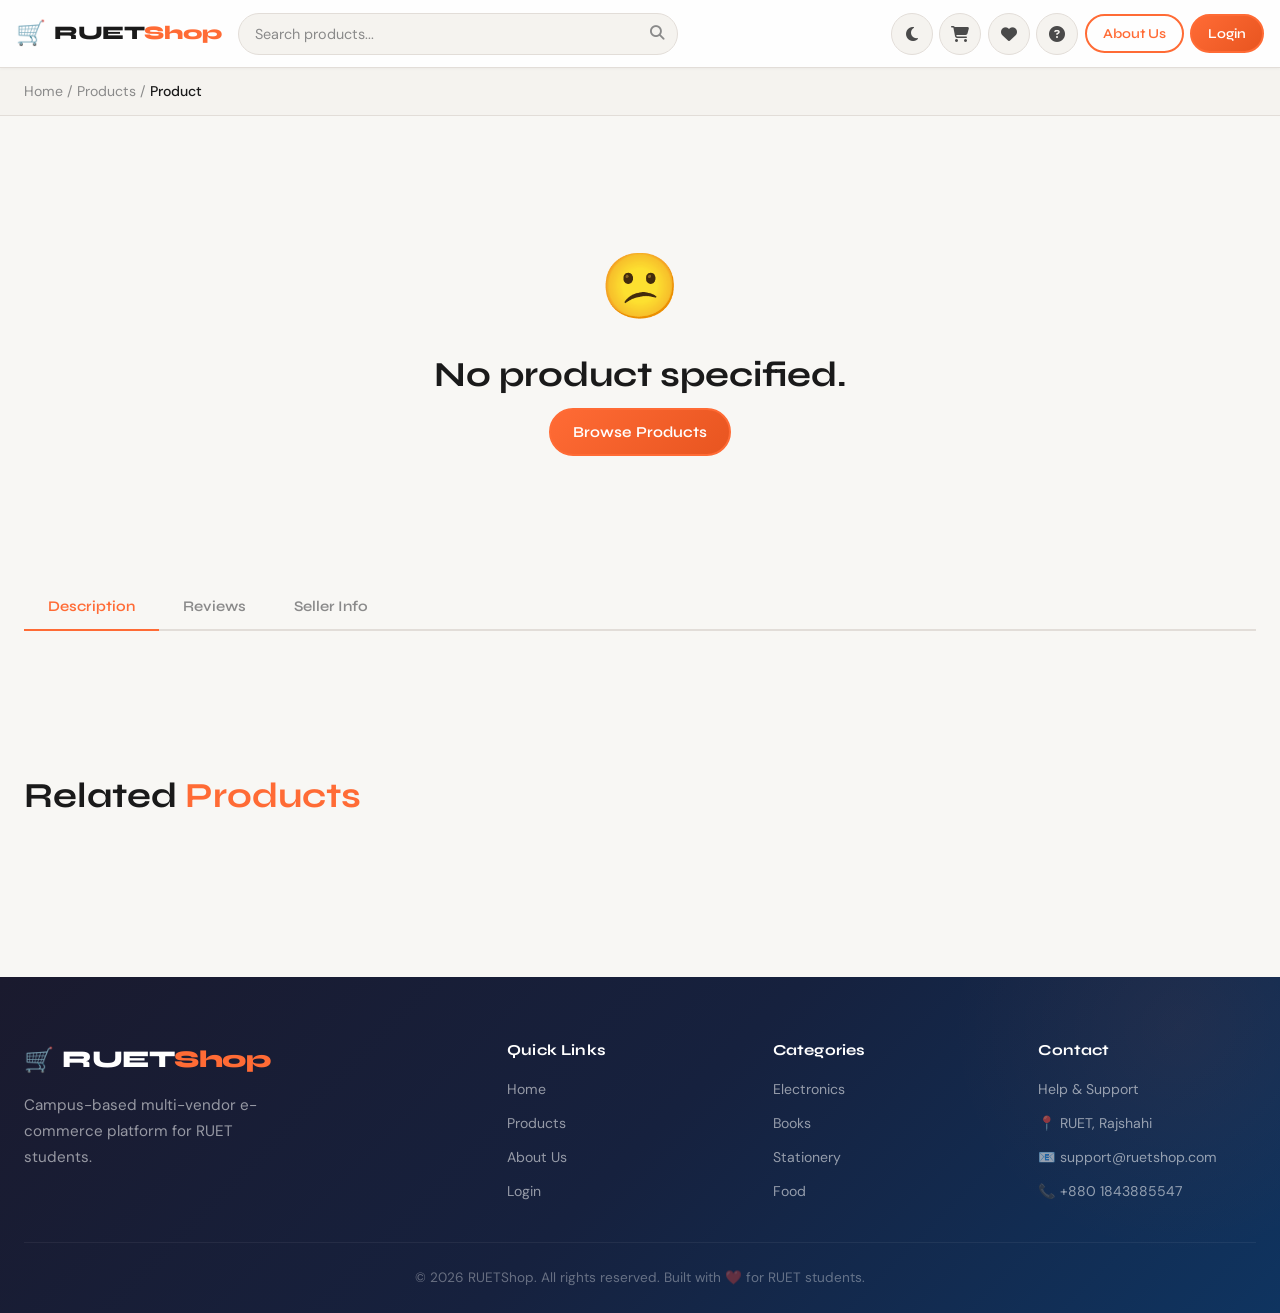
<file: product-detail.html>
<!DOCTYPE html>
<html lang="en" data-theme="light">
<head>
  <meta charset="UTF-8"/>
  <meta name="viewport" content="width=device-width, initial-scale=1.0"/>
  <meta name="description" content="View product details, reviews, and vendor info on RUETShop."/>
  <title>Product Detail — RUETShop</title>
  <link rel="icon" href="assets/icons/logo.png" type="image/png"/>
  <link rel="icon" href="data:image/svg+xml,<svg xmlns='http://www.w3.org/2000/svg' viewBox='0 0 100 100'><text y='.9em' font-size='90'>🛒</text></svg>" type="image/svg+xml"/>
  <link rel="stylesheet" href="css/style.css"/>
  <link rel="stylesheet" href="css/components.css"/>
  <link rel="stylesheet" href="css/navbar.css"/>
  <link rel="stylesheet" href="css/product-detail.css"/>
  <link rel="preconnect" href="https://fonts.googleapis.com"/>
  <link rel="preconnect" href="https://fonts.gstatic.com" crossorigin/>
  <link href="https://fonts.googleapis.com/css2?family=Syne:wght@400;600;700;800&family=DM+Sans:wght@300;400;500&display=swap" rel="stylesheet"/>
  <link rel="stylesheet" href="https://cdnjs.cloudflare.com/ajax/libs/font-awesome/6.5.0/css/all.min.css"/>
</head>
<body>

  <div id="app-navbar"></div>

  <!-- BREADCRUMB -->
  <div class="breadcrumb-bar">
    <div class="container">
      <a href="index.html">Home</a> /
      <a href="products.html">Products</a> /
      <span id="breadcrumbName">Product</span>
    </div>
  </div>

  <!-- PRODUCT DETAIL -->
  <section class="product-detail-section">
    <div class="container">
      <div class="product-detail-grid" id="productDetailGrid">
        <!-- JS injected -->
      </div>
    </div>
  </section>

  <!-- TABS: Description / Reviews -->
  <section class="product-tabs-section">
    <div class="container">
      <div class="tabs">
        <button class="tab active" data-tab="description">Description</button>
        <button class="tab" data-tab="reviews">Reviews</button>
        <button class="tab" data-tab="vendor">Seller Info</button>
      </div>
      <div class="tab-content" id="tabDescription">
        <div id="descriptionContent"></div>
      </div>
      <div class="tab-content hidden" id="tabReviews">
        <div id="reviewsList"></div>
      </div>
      <div class="tab-content hidden" id="tabVendor">
        <div id="vendorInfo"></div>
      </div>
    </div>
  </section>

  <!-- RELATED PRODUCTS -->
  <section class="section">
    <div class="container">
      <h2>Related <span class="accent">Products</span></h2>
      <div class="products-grid" id="relatedGrid"></div>
    </div>
  </section>

  <div id="toastContainer" class="toast-container"></div>

  <div id="app-footer"></div>

  <script src="js/core/db.js"></script>
  <script src="js/core/seed.js"></script>
  <script src="js/core/auth.js"></script>
  <script src="js/core/utils.js"></script>
  <script src="js/ui/theme.js"></script>
  <script src="js/ui/toast.js"></script>
  <script src="js/ui/components.js"></script>
  <script src="js/ui/navbar.js"></script>
  <script src="js/features/ratings.js"></script>
  <script src="js/features/products.js"></script>
  <script src="js/features/cart.js"></script>
  <script src="js/features/wishlist.js"></script>
  <script src="js/pages/product-detail.js"></script>
</body>
</html>
</file>
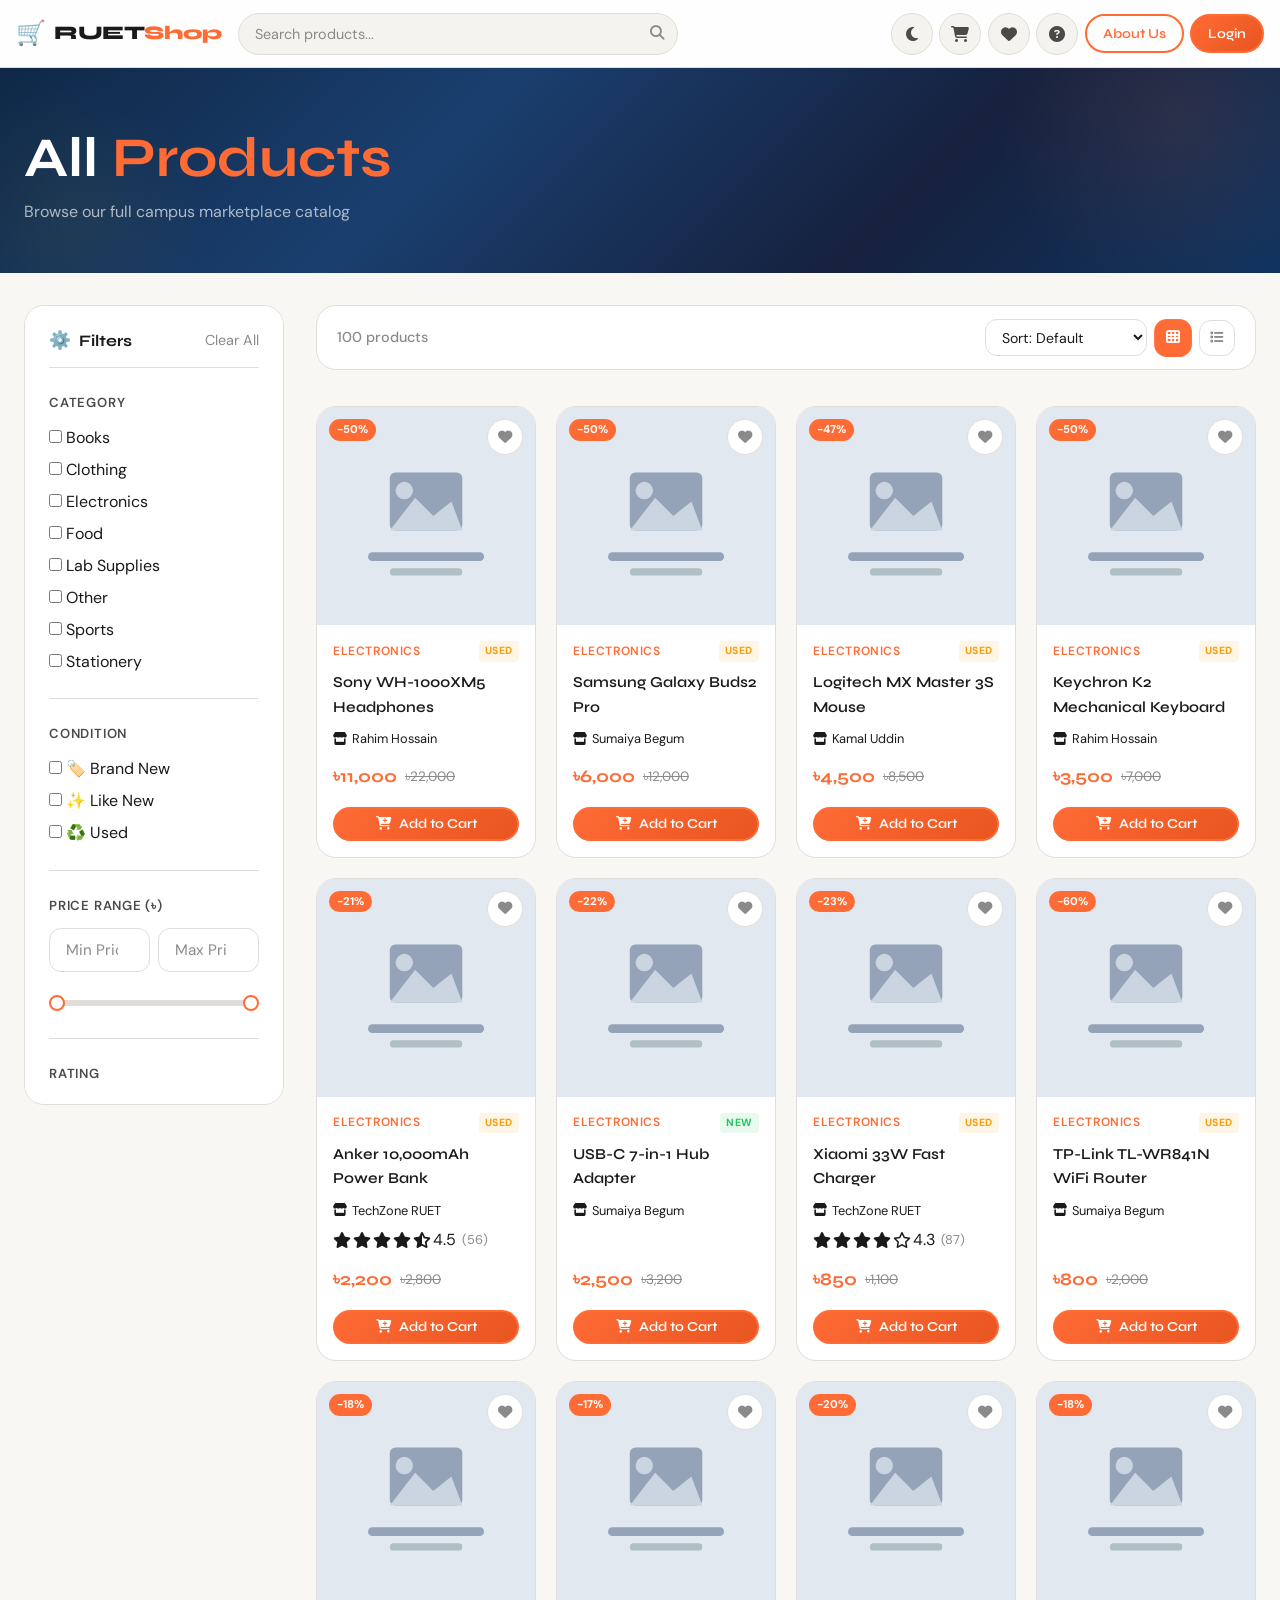
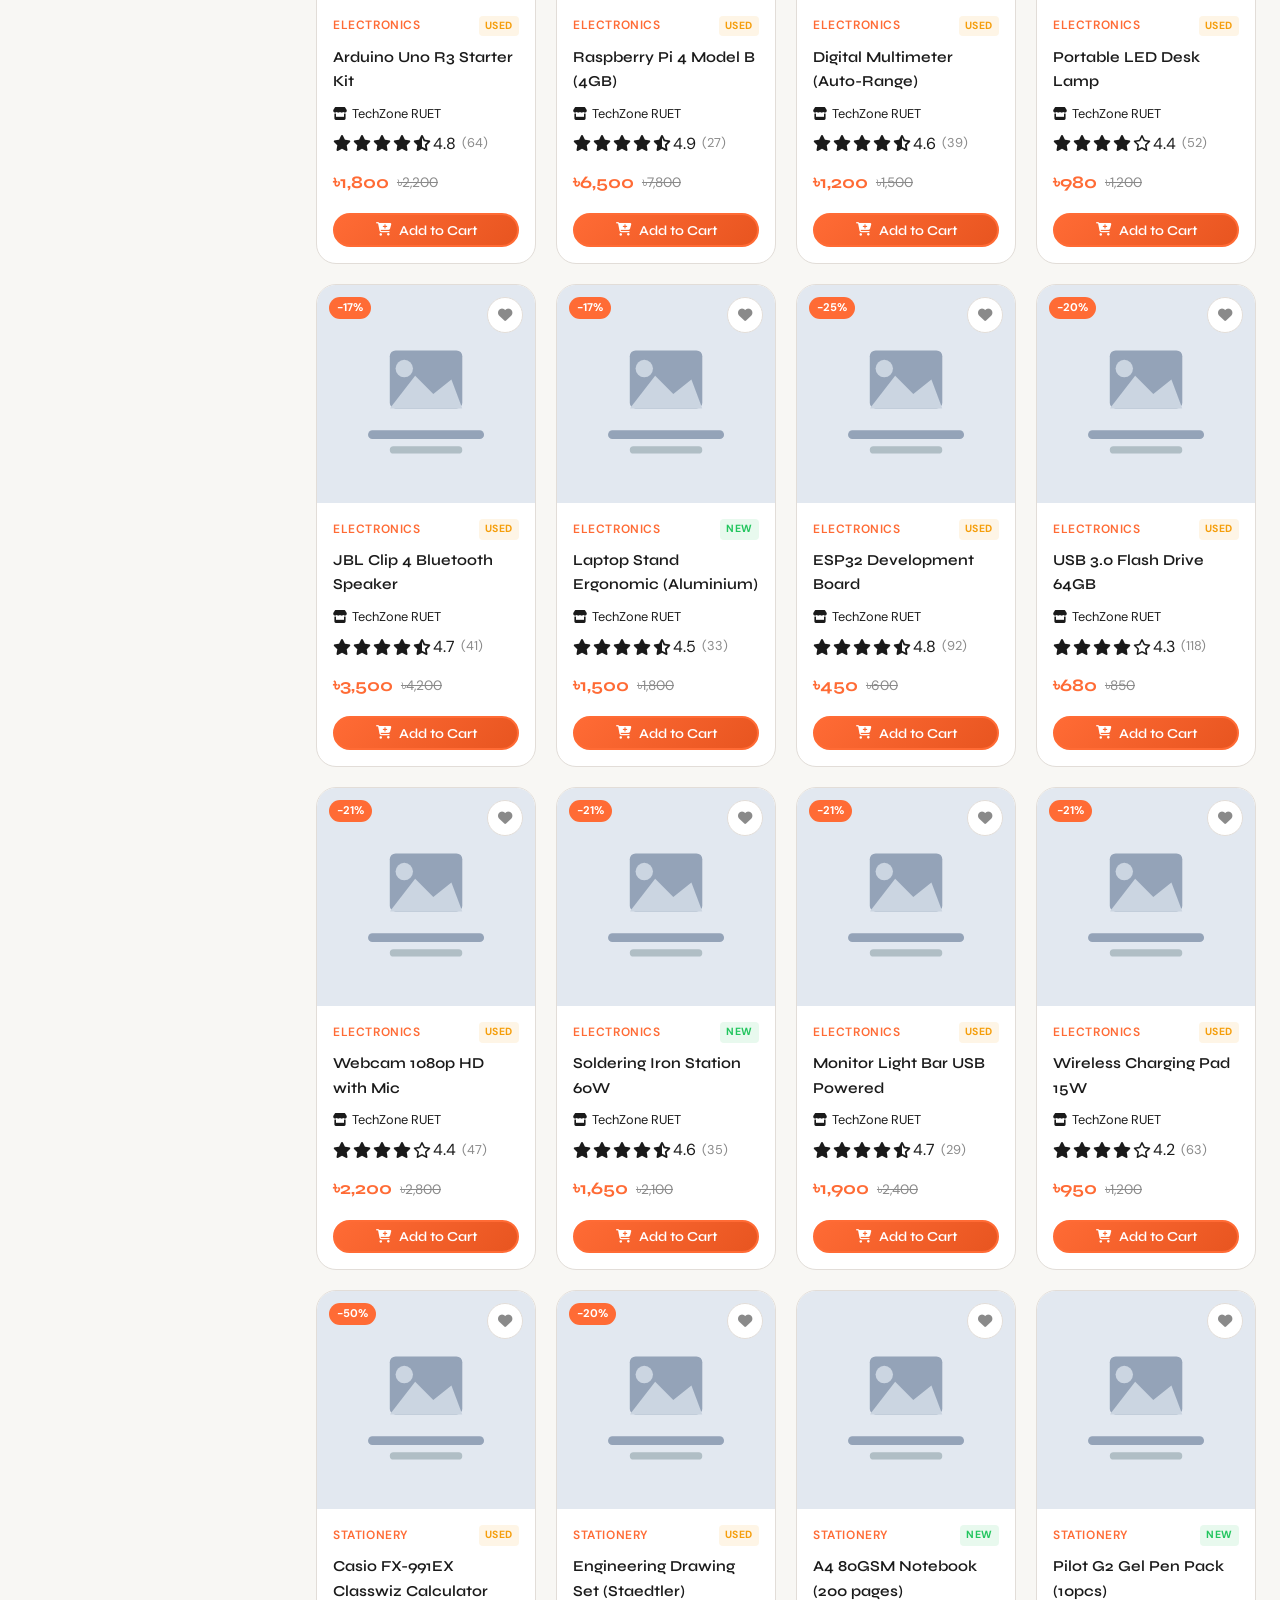
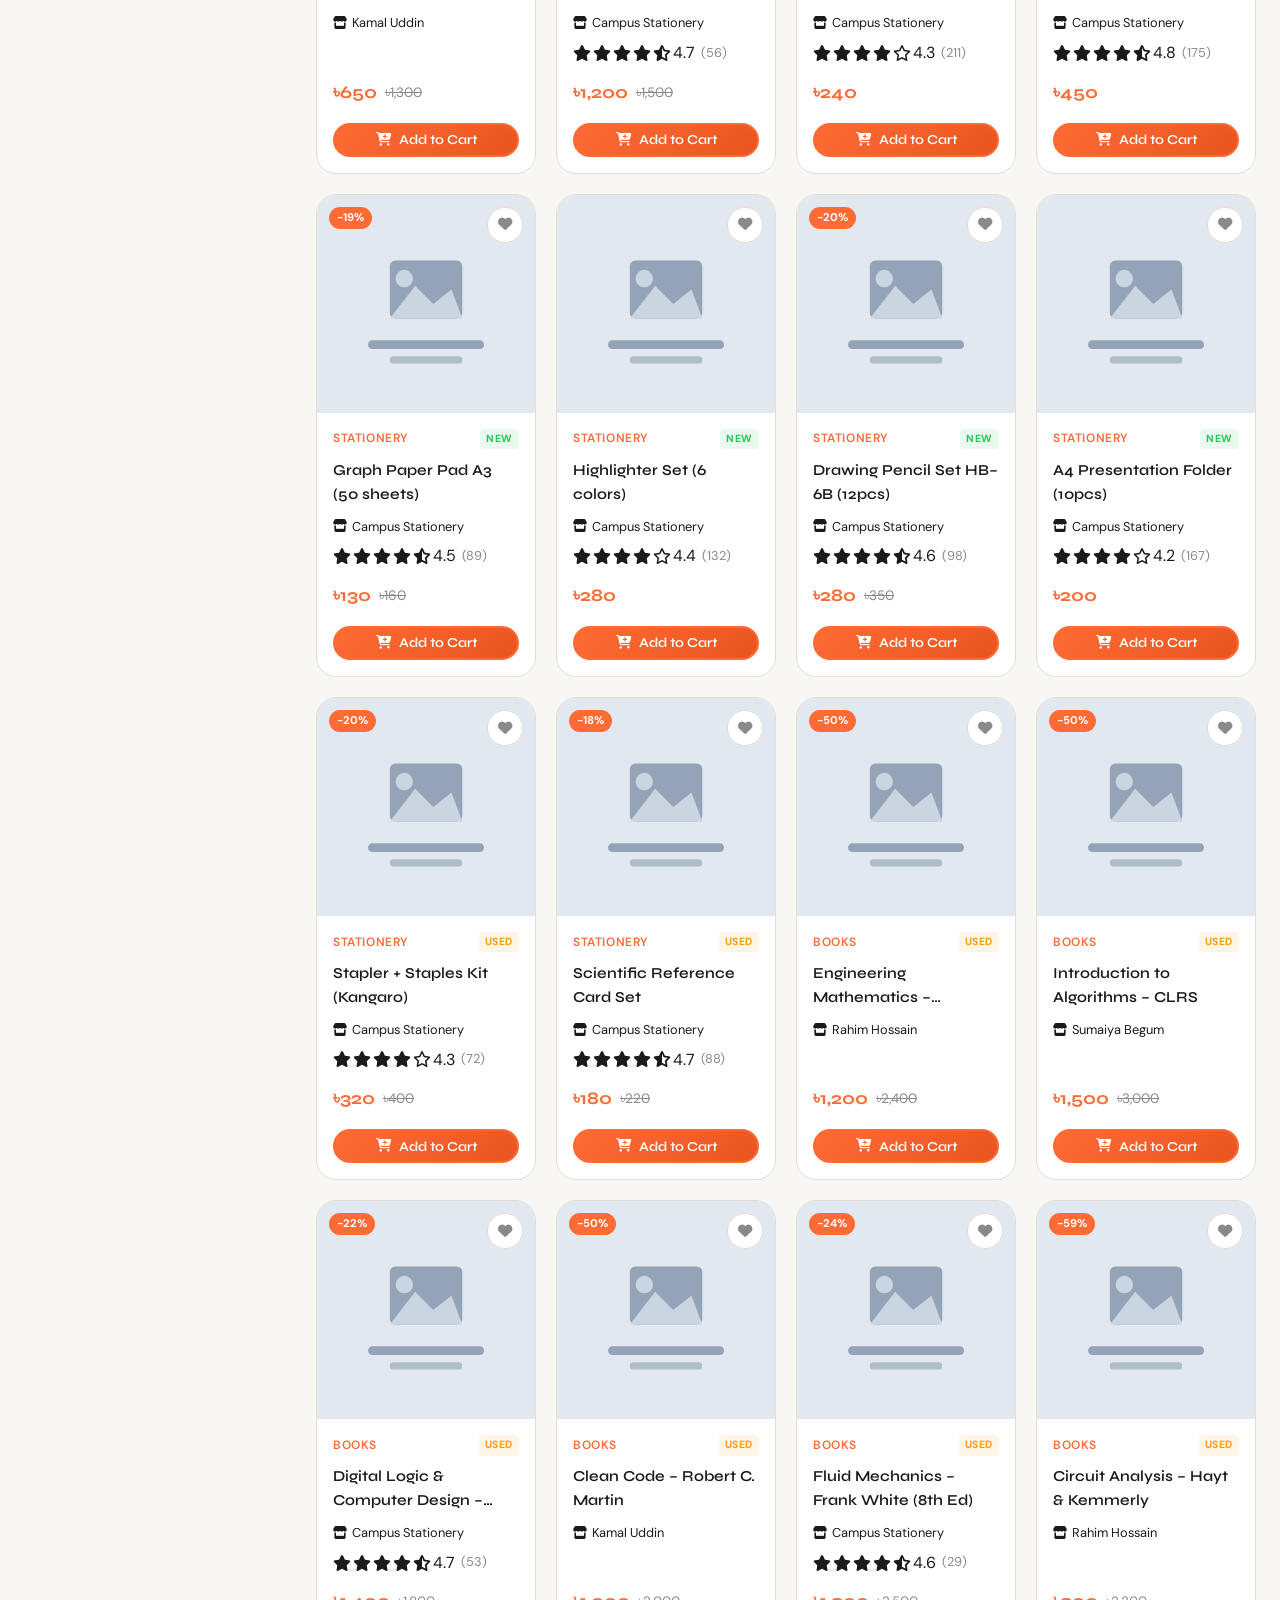
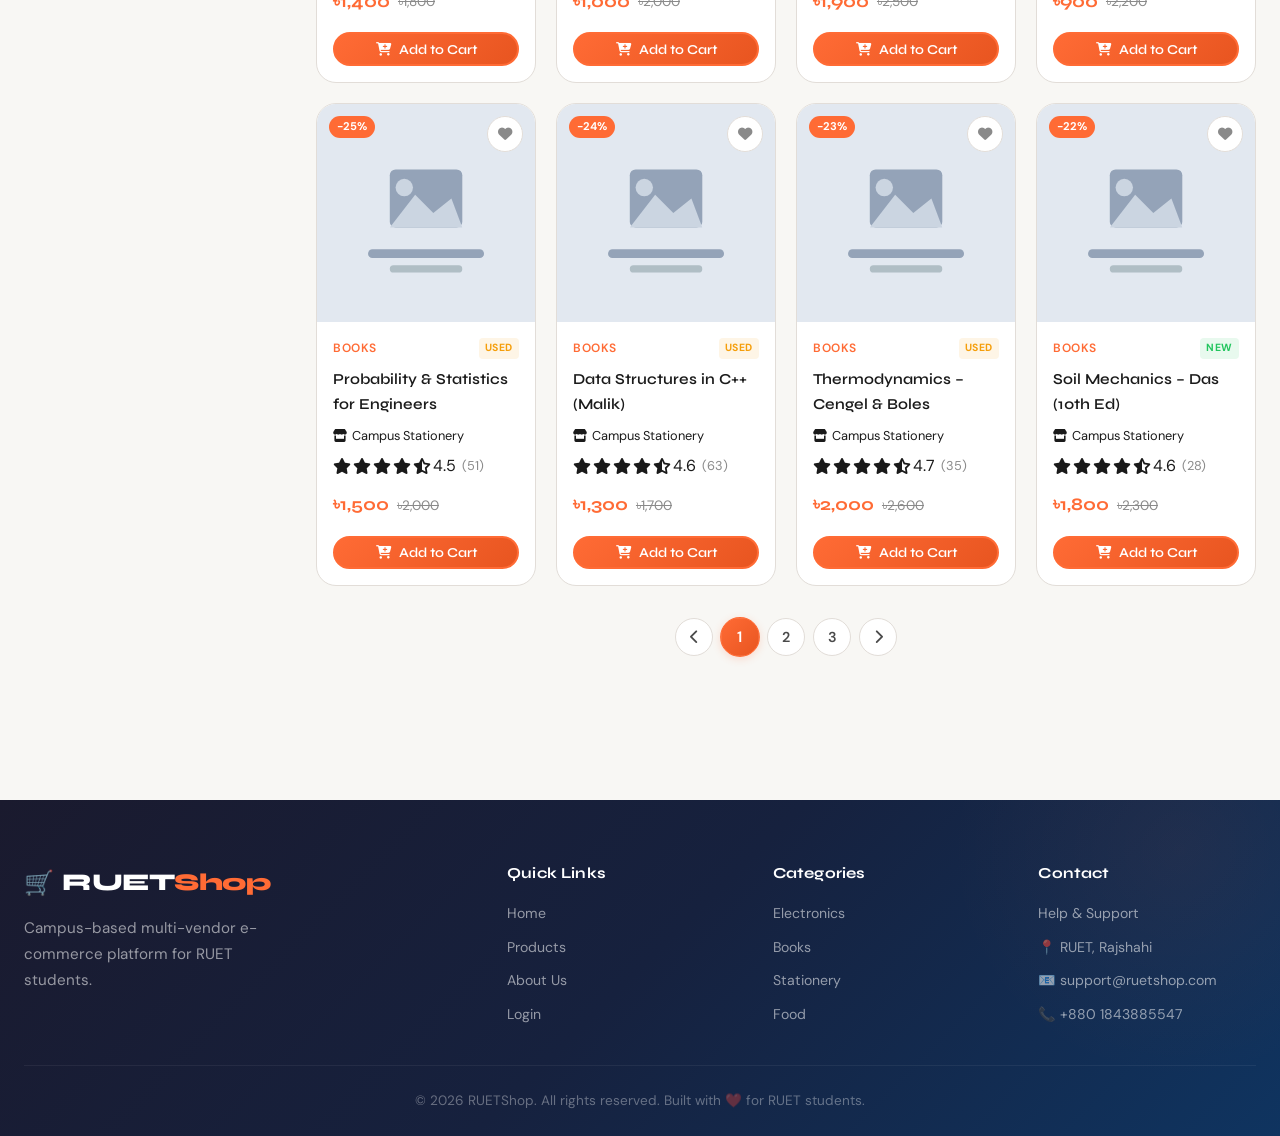
<file: products.html>
<!DOCTYPE html>
<html lang="en" data-theme="light">
<head>
  <meta charset="UTF-8"/>
  <meta name="viewport" content="width=device-width, initial-scale=1.0"/>
  <meta name="description" content="Browse all products on RUETShop — electronics, books, clothing, and more from campus vendors."/>
  <title>Products — RUETShop</title>
  <link rel="icon" href="assets/icons/logo.png" type="image/png"/>
  <link rel="icon" href="data:image/svg+xml,<svg xmlns='http://www.w3.org/2000/svg' viewBox='0 0 100 100'><text y='.9em' font-size='90'>🛒</text></svg>" type="image/svg+xml"/>
  <link rel="stylesheet" href="css/style.css"/>
  <link rel="stylesheet" href="css/components.css"/>
  <link rel="stylesheet" href="css/navbar.css"/>
  <link rel="stylesheet" href="css/products.css"/>
  <link rel="preconnect" href="https://fonts.googleapis.com"/>
  <link rel="preconnect" href="https://fonts.gstatic.com" crossorigin/>
  <link href="https://fonts.googleapis.com/css2?family=Syne:wght@400;600;700;800&family=DM+Sans:wght@300;400;500&display=swap" rel="stylesheet"/>
  <link rel="stylesheet" href="https://cdnjs.cloudflare.com/ajax/libs/font-awesome/6.5.0/css/all.min.css"/>
</head>
<body>
  <div id="app-navbar"></div>

  <div class="page-header">
    <div class="container">
      <h1>All <span class="accent">Products</span></h1>
      <p>Browse our full campus marketplace catalog</p>
    </div>
  </div>

  <div class="products-layout container">

    <!-- SIDEBAR FILTERS -->
    <aside class="filter-sidebar" id="filterSidebar">
      <div class="filter-header">
        <h3>Filters</h3>
        <button class="btn-text" id="clearFilters">Clear All</button>
      </div>

      <div class="filter-group">
        <label class="filter-label">Category</label>
        <div class="filter-options" id="categoryFilters">
          <!-- JS injected -->
        </div>
      </div>

      <div class="filter-group">
        <label class="filter-label">Condition</label>
        <div class="filter-options" id="conditionFilters">
          <label class="filter-checkbox">
            <input type="checkbox" value="New" onchange="ProductsPage.onConditionChange(this)"/>
            <span>🏷️ Brand New</span>
          </label>
          <label class="filter-checkbox">
            <input type="checkbox" value="Like New" onchange="ProductsPage.onConditionChange(this)"/>
            <span>✨ Like New</span>
          </label>
          <label class="filter-checkbox">
            <input type="checkbox" value="Used" onchange="ProductsPage.onConditionChange(this)"/>
            <span>♻️ Used</span>
          </label>
        </div>
      </div>

      <div class="filter-group">
        <label class="filter-label">Price Range (৳)</label>
        <div class="price-range">
          <div class="price-input-group" style="display: flex; gap: 0.5rem; margin-bottom: 0.5rem;">
            <input type="number" id="minPriceInput" class="form-input" min="0" placeholder="Min Price" style="width: 50%;"/>
            <input type="number" id="maxPriceInput" class="form-input" min="0" placeholder="Max Price" style="width: 50%;"/>
          </div>
          <div class="dual-range-slider">
            <div class="slider-track" id="sliderTrack"></div>
            <input type="range" id="minPriceRange" min="0" max="500000" value="0" step="100"/>
            <input type="range" id="maxPriceRange" min="0" max="500000" value="500000" step="100"/>
          </div>
        </div>
      </div>

      <div class="filter-group">
        <label class="filter-label">Rating</label>
        <div class="filter-options">
          <label class="filter-check"><input type="radio" name="rating" value="4"/> ⭐⭐⭐⭐ & above</label>
          <label class="filter-check"><input type="radio" name="rating" value="3"/> ⭐⭐⭐ & above</label>
          <label class="filter-check"><input type="radio" name="rating" value="0" checked/> All Ratings</label>
        </div>
      </div>

      <div class="filter-group">
        <label class="filter-label">Availability</label>
        <div class="filter-options">
          <label class="filter-check"><input type="checkbox" id="inStockOnly"/> In Stock Only</label>
        </div>
      </div>

      <button class="btn btn-primary w-full" id="applyFilters">Apply Filters</button>
    </aside>

    <!-- MAIN CONTENT -->
    <main class="products-main">
      <div class="products-toolbar">
        <span id="productCount">0 products found</span>
        <div class="toolbar-right">
          <select id="sortSelect">
            <option value="default">Sort: Default</option>
            <option value="price-asc">Price: Low to High</option>
            <option value="price-desc">Price: High to Low</option>
            <option value="rating">Top Rated</option>
            <option value="newest">Newest</option>
          </select>
          <button class="view-btn active" id="gridView" data-view="grid"><i class="fas fa-th"></i></button>
          <button class="view-btn" id="listView" data-view="list"><i class="fas fa-list"></i></button>
        </div>
      </div>

      <!-- ACTIVE FILTERS -->
      <div class="active-filters" id="activeFilters"></div>

      <!-- SKELETON / PRODUCTS -->
      <div class="products-grid" id="productsGrid">
        <!-- JS injected -->
      </div>

      <!-- EMPTY STATE -->
      <div class="empty-state hidden" id="emptyState" style="text-align:center;padding:4rem 2rem;">
        <span style="font-size:4rem;display:block;margin-bottom:1rem;">🔍</span>
        <h3>No products found</h3>
        <p style="color:var(--text-3);margin-top:0.5rem;">Try adjusting your filters or search terms.</p>
      </div>

      <!-- PAGINATION -->
      <div class="pagination" id="pagination"></div>
    </main>
  </div>

  <!-- MOBILE FILTER TOGGLE -->
  <button class="fab-filter" id="fabFilter">
    <i class="fas fa-sliders-h"></i> Filters
  </button>

  <div id="toastContainer" class="toast-container"></div>

  <div id="app-footer"></div>

  <script src="js/core/db.js"></script>
  <script src="js/core/seed.js"></script>
  <script src="js/core/auth.js"></script>
  <script src="js/core/utils.js"></script>
  <script src="js/ui/theme.js"></script>
  <script src="js/ui/toast.js"></script>
  <script src="js/ui/components.js"></script>
  <script src="js/ui/navbar.js"></script>
  <script src="js/features/ratings.js"></script>
  <script src="js/features/products.js"></script>
  <script src="js/features/cart.js"></script>
  <script src="js/features/wishlist.js"></script>
  <script src="js/pages/products-page.js"></script>
</body>
</html>
</file>
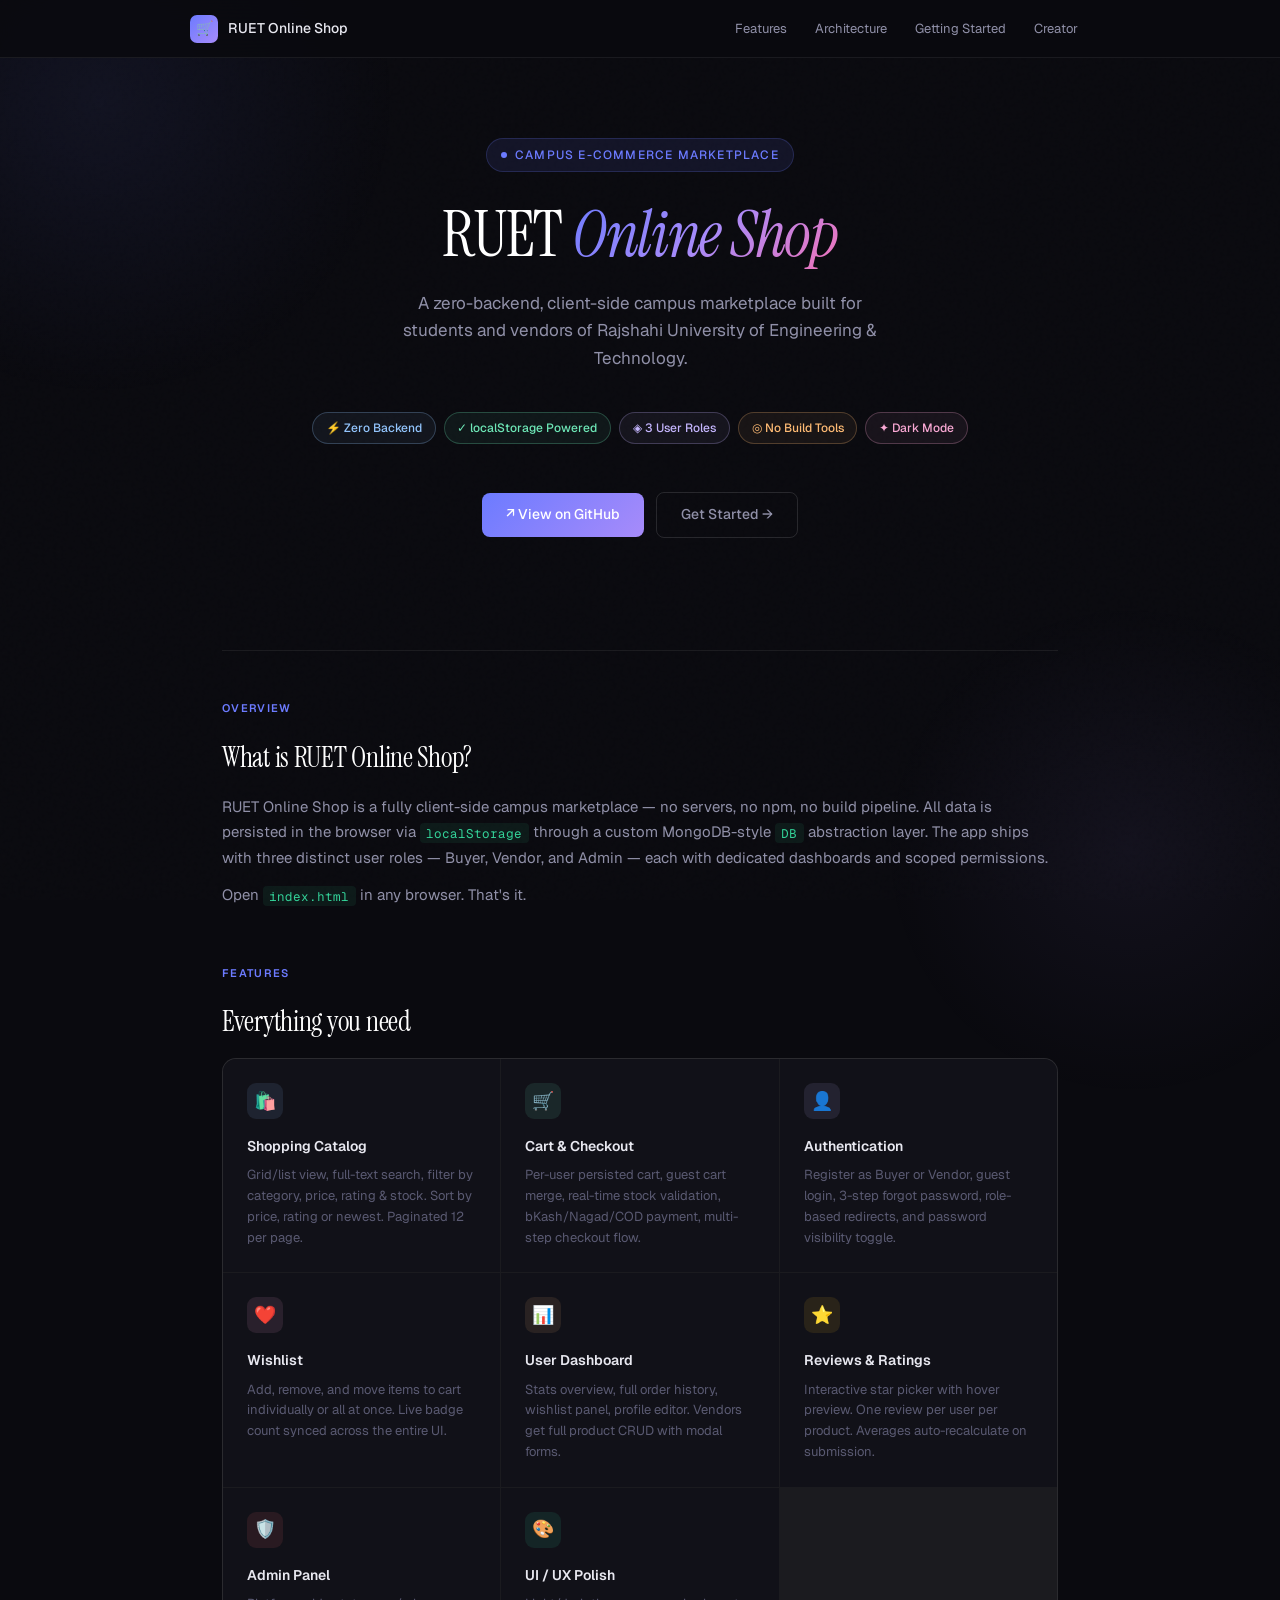
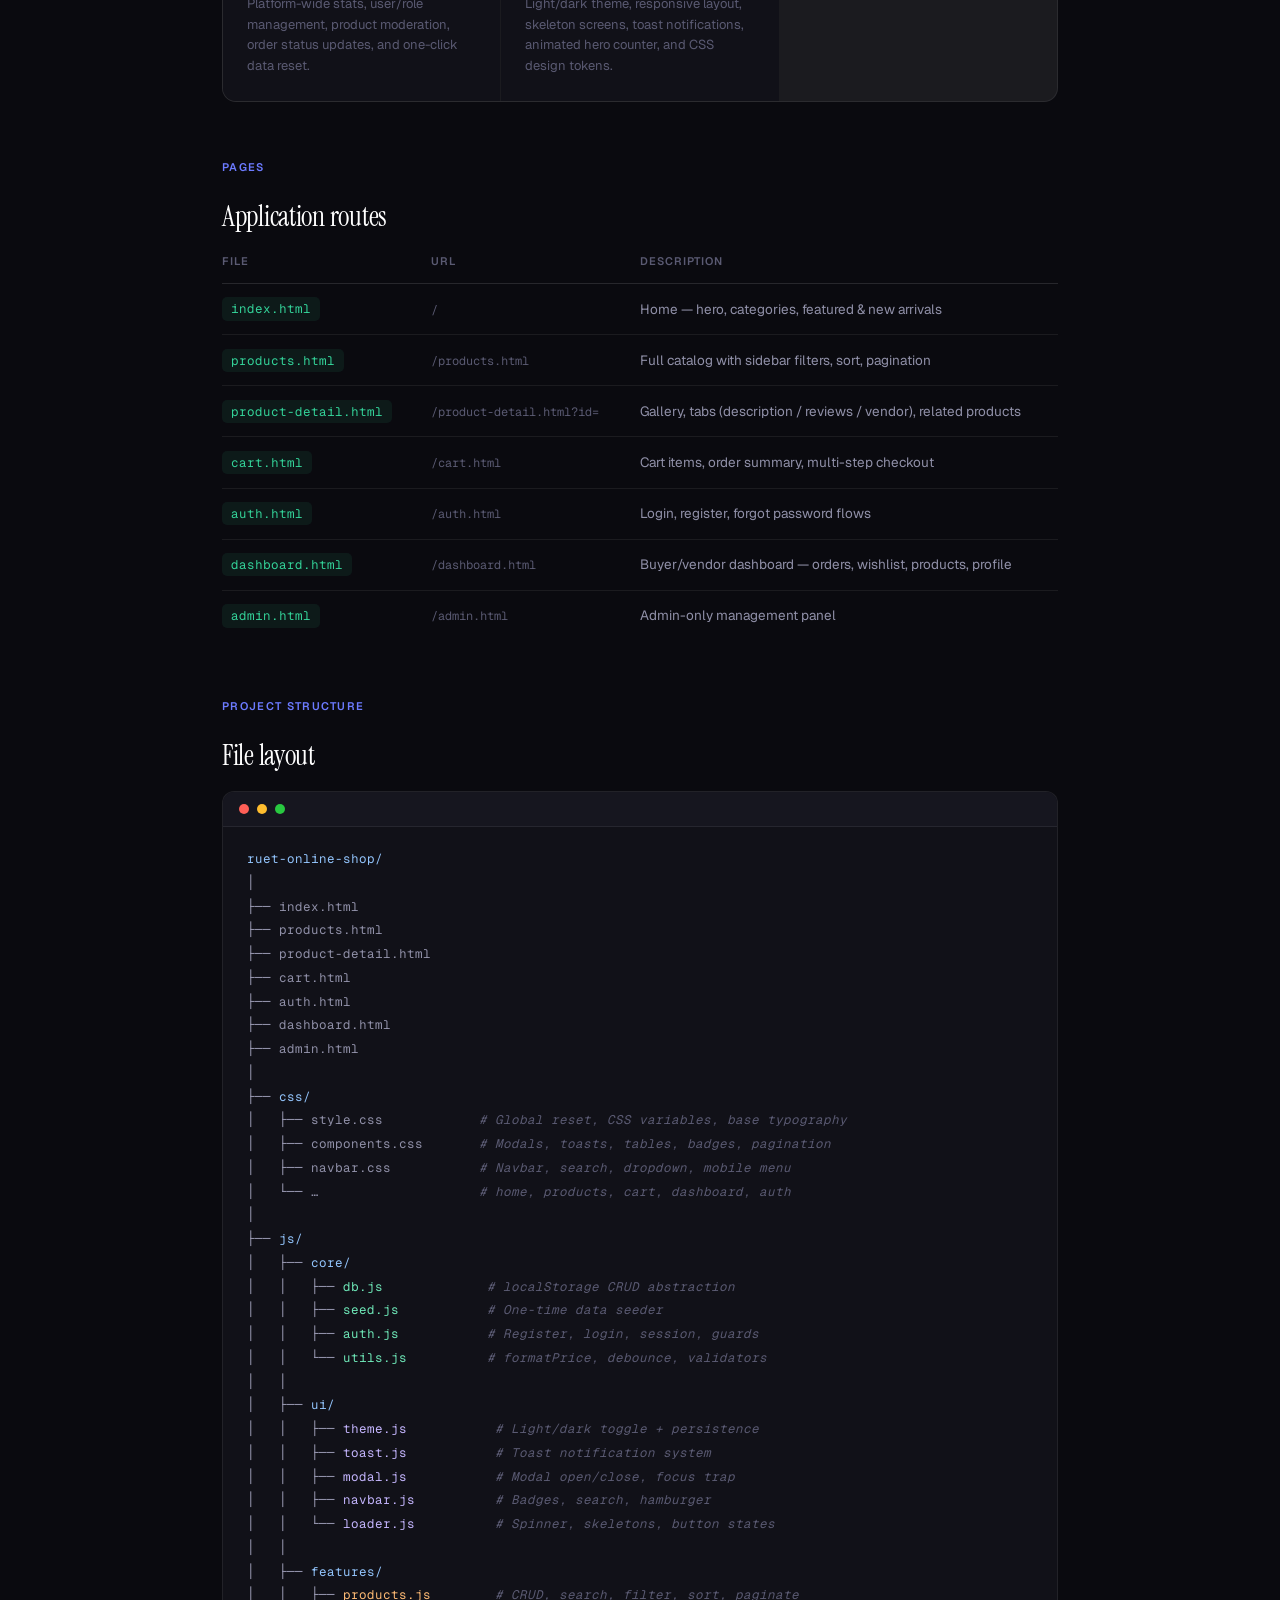
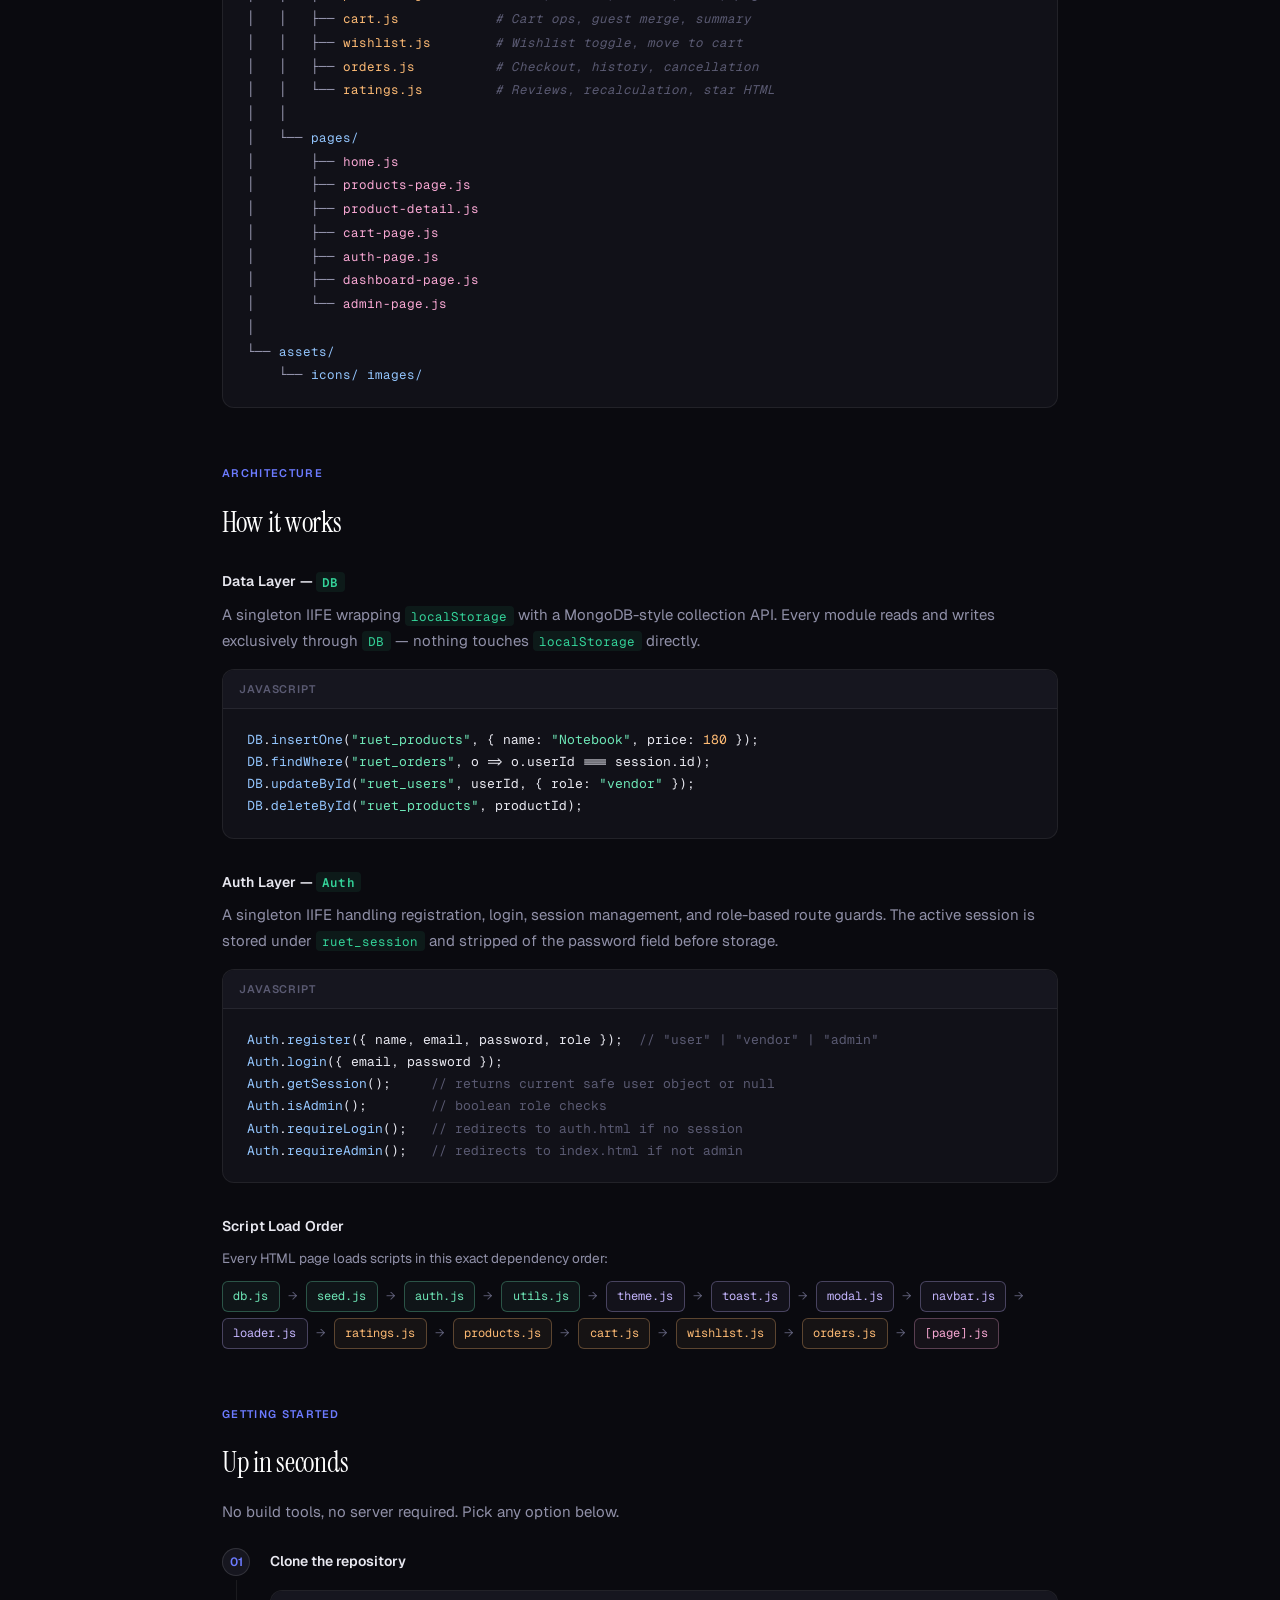
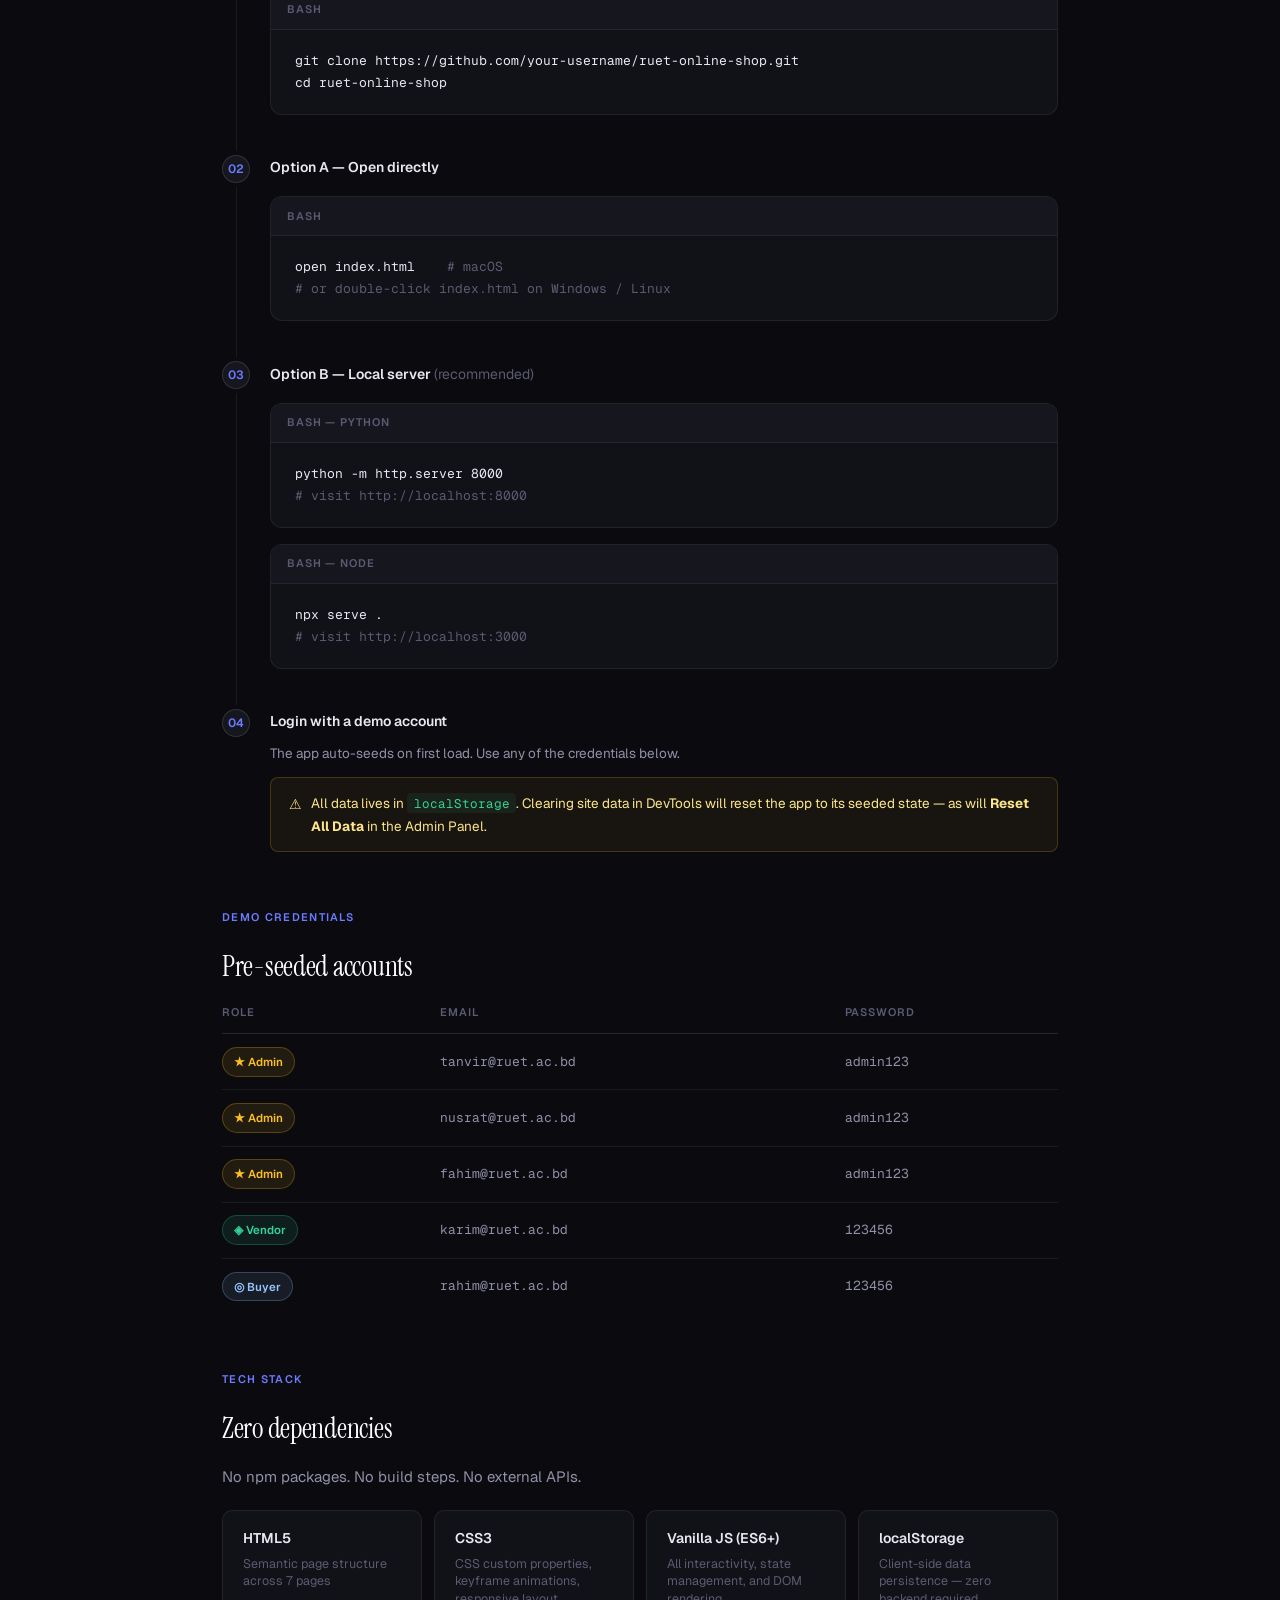
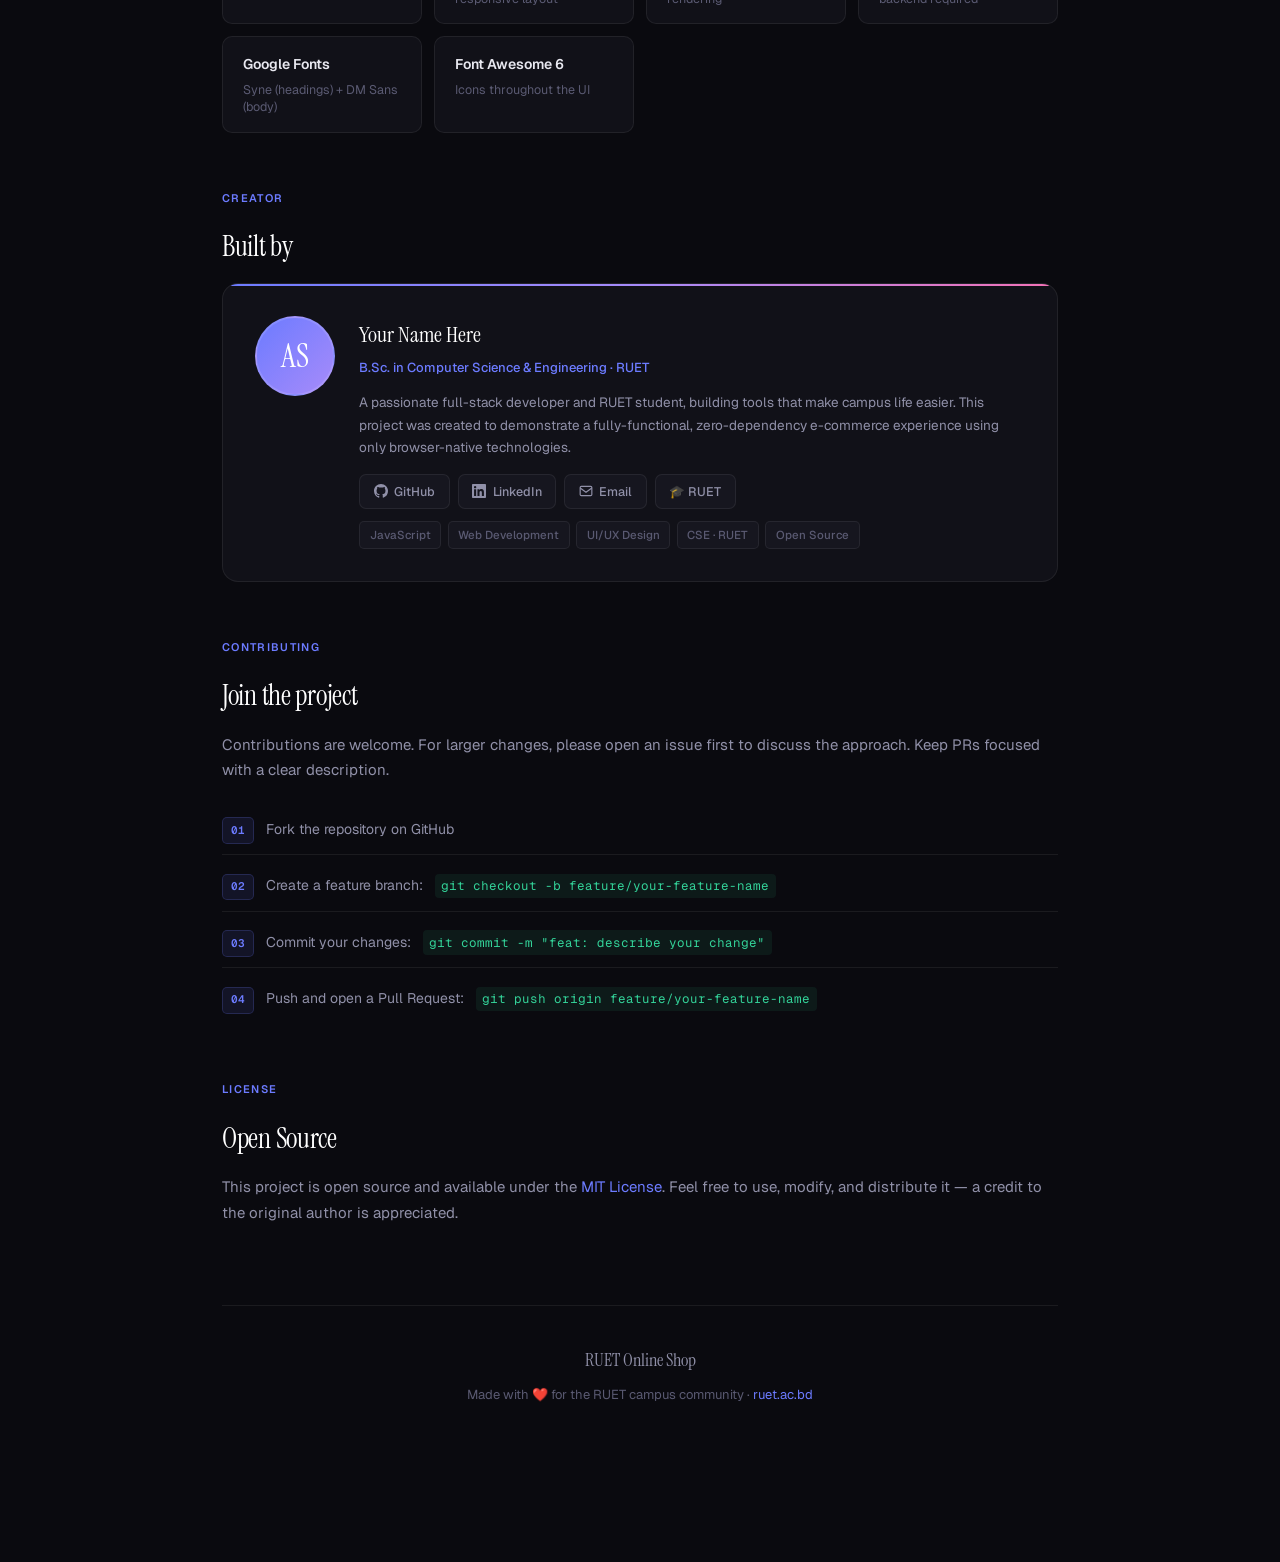
<file: readme.html>
<!DOCTYPE html>
<html lang="en">
<head>
<meta charset="UTF-8">
<meta name="viewport" content="width=device-width, initial-scale=1.0">
<title>RUET Online Shop — README</title>
<link href="https://fonts.googleapis.com/css2?family=Instrument+Serif:ital@0;1&family=Geist:wght@300;400;500;600&family=Geist+Mono:wght@400;500&display=swap" rel="stylesheet">
<style>
  :root {
    --bg: #0a0a0f;
    --bg2: #111118;
    --bg3: #16161f;
    --bg4: #1c1c28;
    --border: rgba(255,255,255,0.07);
    --border2: rgba(255,255,255,0.12);
    --text: #e8e8f0;
    --text2: #9090a8;
    --text3: #5a5a72;
    --accent: #6c7bff;
    --accent2: #a78bfa;
    --accent3: #34d399;
    --accent4: #fb923c;
    --accent5: #f472b6;
    --red: #f87171;
    --yellow: #fbbf24;
    --font-serif: 'Instrument Serif', serif;
    --font-sans: 'Geist', sans-serif;
    --font-mono: 'Geist Mono', monospace;
  }

  *, *::before, *::after { margin: 0; padding: 0; box-sizing: border-box; }

  html { scroll-behavior: smooth; }

  body {
    background: var(--bg);
    color: var(--text);
    font-family: var(--font-sans);
    font-size: 15px;
    line-height: 1.7;
    -webkit-font-smoothing: antialiased;
  }

  /* NOISE OVERLAY */
  body::before {
    content: '';
    position: fixed;
    inset: 0;
    background-image: url("data:image/svg+xml,%3Csvg viewBox='0 0 256 256' xmlns='http://www.w3.org/2000/svg'%3E%3Cfilter id='n'%3E%3CfeTurbulence type='fractalNoise' baseFrequency='0.9' numOctaves='4' stitchTiles='stitch'/%3E%3C/filter%3E%3Crect width='100%25' height='100%25' filter='url(%23n)' opacity='0.04'/%3E%3C/svg%3E");
    pointer-events: none;
    z-index: 0;
    opacity: 0.4;
  }

  /* GLOW BACKGROUNDS */
  .glow-1 {
    position: fixed;
    top: -200px; left: -200px;
    width: 600px; height: 600px;
    background: radial-gradient(circle, rgba(108,123,255,0.08) 0%, transparent 70%);
    pointer-events: none;
    z-index: 0;
  }
  .glow-2 {
    position: fixed;
    bottom: -200px; right: -100px;
    width: 500px; height: 500px;
    background: radial-gradient(circle, rgba(167,139,250,0.06) 0%, transparent 70%);
    pointer-events: none;
    z-index: 0;
  }

  /* LAYOUT */
  .wrapper {
    position: relative;
    z-index: 1;
    max-width: 900px;
    margin: 0 auto;
    padding: 0 2rem 6rem;
  }

  /* HEADER */
  .site-header {
    padding: 2rem 0 0;
    position: sticky;
    top: 0;
    z-index: 100;
    background: rgba(10,10,15,0.85);
    backdrop-filter: blur(16px);
    -webkit-backdrop-filter: blur(16px);
    border-bottom: 1px solid var(--border);
    margin: 0 -2rem;
    padding: 0.75rem 2rem;
  }

  .header-inner {
    max-width: 900px;
    margin: 0 auto;
    display: flex;
    align-items: center;
    justify-content: space-between;
    gap: 1rem;
  }

  .header-logo {
    display: flex;
    align-items: center;
    gap: 0.6rem;
    font-size: 14px;
    font-weight: 500;
    color: var(--text);
    text-decoration: none;
  }

  .header-logo-icon {
    width: 28px; height: 28px;
    background: linear-gradient(135deg, var(--accent), var(--accent2));
    border-radius: 7px;
    display: flex; align-items: center; justify-content: center;
    font-size: 14px;
  }

  .header-nav {
    display: flex;
    gap: 0.25rem;
  }

  .header-nav a {
    font-size: 13px;
    color: var(--text2);
    text-decoration: none;
    padding: 0.35rem 0.75rem;
    border-radius: 6px;
    transition: all 0.15s;
  }
  .header-nav a:hover { color: var(--text); background: var(--bg3); }

  /* HERO */
  .hero {
    padding: 5rem 0 4rem;
    text-align: center;
    position: relative;
  }

  .hero-eyebrow {
    display: inline-flex;
    align-items: center;
    gap: 0.5rem;
    font-size: 12px;
    font-weight: 500;
    letter-spacing: 0.1em;
    text-transform: uppercase;
    color: var(--accent);
    background: rgba(108,123,255,0.1);
    border: 1px solid rgba(108,123,255,0.2);
    padding: 0.35rem 0.9rem;
    border-radius: 100px;
    margin-bottom: 1.75rem;
  }

  .hero-eyebrow::before {
    content: '';
    width: 6px; height: 6px;
    background: var(--accent);
    border-radius: 50%;
    animation: pulse-dot 2s ease-in-out infinite;
  }

  @keyframes pulse-dot {
    0%, 100% { opacity: 1; transform: scale(1); }
    50% { opacity: 0.5; transform: scale(0.8); }
  }

  .hero-title {
    font-family: var(--font-serif);
    font-size: clamp(2.5rem, 6vw, 4rem);
    font-weight: 400;
    line-height: 1.1;
    color: #fff;
    margin-bottom: 0.4rem;
    letter-spacing: -0.02em;
  }

  .hero-title em {
    font-style: italic;
    color: transparent;
    background: linear-gradient(135deg, var(--accent) 0%, var(--accent2) 50%, var(--accent5) 100%);
    -webkit-background-clip: text;
    -webkit-text-fill-color: transparent;
    background-clip: text;
  }

  .hero-sub {
    font-size: 17px;
    color: var(--text2);
    max-width: 500px;
    margin: 1.25rem auto 2.5rem;
    line-height: 1.6;
  }

  .hero-badges {
    display: flex;
    flex-wrap: wrap;
    justify-content: center;
    gap: 0.5rem;
    margin-bottom: 3rem;
  }

  .badge {
    display: inline-flex;
    align-items: center;
    gap: 0.4rem;
    font-size: 12px;
    font-weight: 500;
    padding: 0.3rem 0.8rem;
    border-radius: 100px;
    border: 1px solid;
  }

  .badge-blue { color: #93c5fd; border-color: rgba(147,197,253,0.25); background: rgba(147,197,253,0.06); }
  .badge-green { color: #6ee7b7; border-color: rgba(110,231,183,0.25); background: rgba(110,231,183,0.06); }
  .badge-purple { color: #c4b5fd; border-color: rgba(196,181,253,0.25); background: rgba(196,181,253,0.06); }
  .badge-orange { color: #fdba74; border-color: rgba(253,186,116,0.25); background: rgba(253,186,116,0.06); }
  .badge-pink { color: #f9a8d4; border-color: rgba(249,168,212,0.25); background: rgba(249,168,212,0.06); }

  .hero-actions {
    display: flex;
    align-items: center;
    justify-content: center;
    gap: 0.75rem;
    flex-wrap: wrap;
  }

  .btn-primary {
    display: inline-flex;
    align-items: center;
    gap: 0.5rem;
    font-family: var(--font-sans);
    font-size: 14px;
    font-weight: 500;
    color: #fff;
    background: linear-gradient(135deg, var(--accent), var(--accent2));
    padding: 0.65rem 1.5rem;
    border-radius: 8px;
    text-decoration: none;
    border: none;
    cursor: pointer;
    transition: opacity 0.15s, transform 0.15s;
  }
  .btn-primary:hover { opacity: 0.85; transform: translateY(-1px); }

  .btn-secondary {
    display: inline-flex;
    align-items: center;
    gap: 0.5rem;
    font-family: var(--font-sans);
    font-size: 14px;
    font-weight: 500;
    color: var(--text2);
    background: transparent;
    padding: 0.65rem 1.5rem;
    border-radius: 8px;
    text-decoration: none;
    border: 1px solid var(--border2);
    cursor: pointer;
    transition: all 0.15s;
  }
  .btn-secondary:hover { color: var(--text); border-color: rgba(255,255,255,0.2); background: var(--bg3); }

  /* DIVIDER */
  .divider {
    height: 1px;
    background: var(--border);
    margin: 3rem 0;
  }

  /* SECTION */
  .section { margin-bottom: 3.5rem; }

  .section-label {
    font-size: 11px;
    font-weight: 600;
    letter-spacing: 0.12em;
    text-transform: uppercase;
    color: var(--accent);
    margin-bottom: 1rem;
  }

  h2.section-title {
    font-family: var(--font-serif);
    font-size: 1.75rem;
    font-weight: 400;
    color: #fff;
    margin-bottom: 0.75rem;
    letter-spacing: -0.01em;
  }

  h3.sub-title {
    font-size: 14px;
    font-weight: 600;
    color: var(--text);
    margin-bottom: 0.5rem;
    letter-spacing: 0.01em;
  }

  p { color: var(--text2); margin-bottom: 0.75rem; }

  /* FEATURE GRID */
  .feature-grid {
    display: grid;
    grid-template-columns: repeat(auto-fill, minmax(260px, 1fr));
    gap: 1px;
    background: var(--border);
    border: 1px solid var(--border);
    border-radius: 14px;
    overflow: hidden;
  }

  .feature-card {
    background: var(--bg2);
    padding: 1.5rem;
    transition: background 0.15s;
  }
  .feature-card:hover { background: var(--bg3); }

  .feature-icon {
    width: 36px; height: 36px;
    border-radius: 9px;
    display: flex; align-items: center; justify-content: center;
    font-size: 18px;
    margin-bottom: 1rem;
  }

  .feature-card h3 {
    font-size: 14px;
    font-weight: 600;
    color: var(--text);
    margin-bottom: 0.4rem;
  }

  .feature-card p {
    font-size: 13px;
    color: var(--text3);
    line-height: 1.6;
    margin: 0;
  }

  /* PAGES TABLE */
  .pages-table {
    width: 100%;
    border-collapse: collapse;
    font-size: 13.5px;
  }

  .pages-table thead tr {
    border-bottom: 1px solid var(--border2);
  }

  .pages-table th {
    text-align: left;
    font-size: 11px;
    font-weight: 600;
    letter-spacing: 0.08em;
    text-transform: uppercase;
    color: var(--text3);
    padding: 0 0 0.75rem;
  }

  .pages-table th:not(:first-child) { padding-left: 1.5rem; }

  .pages-table td {
    padding: 0.85rem 0;
    border-bottom: 1px solid var(--border);
    vertical-align: top;
    color: var(--text2);
  }

  .pages-table td:not(:first-child) { padding-left: 1.5rem; }
  .pages-table tr:last-child td { border-bottom: none; }

  .page-file {
    font-family: var(--font-mono);
    font-size: 12.5px;
    color: var(--accent3);
    background: rgba(52,211,153,0.08);
    padding: 0.2rem 0.55rem;
    border-radius: 5px;
    white-space: nowrap;
  }

  .page-url {
    font-family: var(--font-mono);
    font-size: 12px;
    color: var(--text3);
  }

  /* FILE TREE */
  .file-tree {
    background: var(--bg2);
    border: 1px solid var(--border);
    border-radius: 12px;
    overflow: hidden;
  }

  .file-tree-header {
    display: flex;
    align-items: center;
    gap: 0.5rem;
    padding: 0.75rem 1rem;
    border-bottom: 1px solid var(--border);
    background: var(--bg3);
  }

  .dot { width: 10px; height: 10px; border-radius: 50%; }
  .dot-red { background: #ff5f57; }
  .dot-yellow { background: #ffbd2e; }
  .dot-green { background: #28c840; }

  .file-tree pre {
    font-family: var(--font-mono);
    font-size: 12.5px;
    line-height: 1.9;
    padding: 1.25rem 1.5rem;
    overflow-x: auto;
    color: var(--text2);
    margin: 0;
  }

  .ft-dir { color: #93c5fd; }
  .ft-file { color: var(--text2); }
  .ft-comment { color: var(--text3); font-style: italic; }
  .ft-core { color: #6ee7b7; }
  .ft-ui { color: #c4b5fd; }
  .ft-feat { color: #fdba74; }
  .ft-page { color: #f9a8d4; }

  /* CODE BLOCK */
  .code-block {
    background: var(--bg2);
    border: 1px solid var(--border);
    border-radius: 12px;
    overflow: hidden;
    margin: 1rem 0;
  }

  .code-block-header {
    display: flex;
    align-items: center;
    justify-content: space-between;
    padding: 0.6rem 1rem;
    border-bottom: 1px solid var(--border);
    background: var(--bg3);
  }

  .code-lang {
    font-size: 11px;
    font-weight: 600;
    letter-spacing: 0.08em;
    text-transform: uppercase;
    color: var(--text3);
  }

  .code-block pre {
    font-family: var(--font-mono);
    font-size: 13px;
    line-height: 1.7;
    padding: 1.25rem 1.5rem;
    overflow-x: auto;
    margin: 0;
  }

  .kw { color: #c4b5fd; }
  .fn { color: #93c5fd; }
  .str { color: #6ee7b7; }
  .cm { color: var(--text3); }
  .nu { color: #fdba74; }

  /* SCRIPT ORDER */
  .script-order {
    display: flex;
    flex-wrap: wrap;
    gap: 0.4rem;
    align-items: center;
  }

  .script-chip {
    font-family: var(--font-mono);
    font-size: 12px;
    padding: 0.25rem 0.65rem;
    border-radius: 6px;
    border: 1px solid var(--border);
    background: var(--bg3);
    color: var(--text2);
  }

  .script-chip.core { border-color: rgba(110,231,183,0.3); color: #6ee7b7; background: rgba(110,231,183,0.05); }
  .script-chip.ui { border-color: rgba(196,181,253,0.3); color: #c4b5fd; background: rgba(196,181,253,0.05); }
  .script-chip.feat { border-color: rgba(253,186,116,0.3); color: #fdba74; background: rgba(253,186,116,0.05); }
  .script-chip.pg { border-color: rgba(249,168,212,0.3); color: #f9a8d4; background: rgba(249,168,212,0.05); }

  .arrow { color: var(--text3); font-size: 12px; padding: 0 0.1rem; }

  /* CREDENTIALS */
  .creds-table {
    width: 100%;
    border-collapse: collapse;
    font-size: 13.5px;
  }

  .creds-table thead tr { border-bottom: 1px solid var(--border2); }

  .creds-table th {
    text-align: left;
    font-size: 11px;
    font-weight: 600;
    letter-spacing: 0.08em;
    text-transform: uppercase;
    color: var(--text3);
    padding: 0 0 0.75rem;
  }
  .creds-table th:not(:first-child) { padding-left: 1.25rem; }

  .creds-table td {
    padding: 0.8rem 0;
    border-bottom: 1px solid var(--border);
    color: var(--text2);
    vertical-align: middle;
  }
  .creds-table td:not(:first-child) { padding-left: 1.25rem; }
  .creds-table tr:last-child td { border-bottom: none; }

  .role-badge {
    display: inline-flex;
    align-items: center;
    gap: 0.35rem;
    font-size: 11.5px;
    font-weight: 600;
    padding: 0.25rem 0.7rem;
    border-radius: 100px;
  }
  .role-admin { color: #fbbf24; background: rgba(251,191,36,0.1); border: 1px solid rgba(251,191,36,0.25); }
  .role-vendor { color: #34d399; background: rgba(52,211,153,0.1); border: 1px solid rgba(52,211,153,0.25); }
  .role-buyer { color: #93c5fd; background: rgba(147,197,253,0.1); border: 1px solid rgba(147,197,253,0.25); }

  .mono { font-family: var(--font-mono); font-size: 13px; }

  /* TECH STACK */
  .stack-grid {
    display: grid;
    grid-template-columns: repeat(auto-fill, minmax(200px, 1fr));
    gap: 0.75rem;
  }

  .stack-card {
    background: var(--bg2);
    border: 1px solid var(--border);
    border-radius: 10px;
    padding: 1rem 1.25rem;
    transition: border-color 0.15s, background 0.15s;
  }
  .stack-card:hover { border-color: var(--border2); background: var(--bg3); }

  .stack-name {
    font-size: 14px;
    font-weight: 600;
    color: var(--text);
    margin-bottom: 0.25rem;
  }
  .stack-desc { font-size: 12.5px; color: var(--text3); margin: 0; line-height: 1.4; }

  /* CREATOR */
  .creator-card {
    background: var(--bg2);
    border: 1px solid var(--border);
    border-radius: 16px;
    padding: 2rem;
    display: flex;
    align-items: flex-start;
    gap: 1.5rem;
    position: relative;
    overflow: hidden;
  }

  .creator-card::before {
    content: '';
    position: absolute;
    top: 0; left: 0; right: 0;
    height: 2px;
    background: linear-gradient(90deg, var(--accent), var(--accent2), var(--accent5));
  }

  .creator-avatar {
    flex-shrink: 0;
    width: 80px; height: 80px;
    border-radius: 50%;
    border: 2px solid var(--border2);
    background: linear-gradient(135deg, var(--accent) 0%, var(--accent2) 100%);
    display: flex; align-items: center; justify-content: center;
    font-family: var(--font-serif);
    font-size: 2rem;
    color: #fff;
    overflow: hidden;
  }

  .creator-avatar img {
    width: 100%; height: 100%;
    object-fit: cover;
    border-radius: 50%;
  }

  .creator-info { flex: 1; }

  .creator-name {
    font-family: var(--font-serif);
    font-size: 1.4rem;
    font-weight: 400;
    color: #fff;
    margin-bottom: 0.2rem;
  }

  .creator-title {
    font-size: 13px;
    color: var(--accent);
    font-weight: 500;
    margin-bottom: 0.75rem;
  }

  .creator-bio {
    font-size: 13.5px;
    color: var(--text2);
    line-height: 1.65;
    margin-bottom: 1rem;
  }

  .creator-links {
    display: flex;
    flex-wrap: wrap;
    gap: 0.5rem;
  }

  .creator-link {
    display: inline-flex;
    align-items: center;
    gap: 0.4rem;
    font-size: 12.5px;
    font-weight: 500;
    color: var(--text2);
    background: var(--bg3);
    border: 1px solid var(--border);
    padding: 0.35rem 0.85rem;
    border-radius: 7px;
    text-decoration: none;
    transition: all 0.15s;
  }
  .creator-link:hover { color: var(--text); border-color: var(--border2); background: var(--bg4); }

  .creator-tags {
    display: flex;
    flex-wrap: wrap;
    gap: 0.4rem;
    margin-top: 0.75rem;
  }

  .creator-tag {
    font-size: 11.5px;
    font-weight: 500;
    color: var(--text3);
    background: var(--bg3);
    border: 1px solid var(--border);
    padding: 0.2rem 0.6rem;
    border-radius: 5px;
  }

  /* GETTING STARTED */
  .steps { display: flex; flex-direction: column; gap: 0; }

  .step {
    display: flex;
    gap: 1.25rem;
    position: relative;
  }

  .step-line {
    display: flex;
    flex-direction: column;
    align-items: center;
    flex-shrink: 0;
  }

  .step-num {
    width: 28px; height: 28px;
    border-radius: 50%;
    background: var(--bg3);
    border: 1px solid var(--border2);
    display: flex; align-items: center; justify-content: center;
    font-size: 12px;
    font-weight: 600;
    color: var(--accent);
    flex-shrink: 0;
  }

  .step-connector {
    width: 1px;
    flex: 1;
    min-height: 1.5rem;
    background: var(--border);
    margin: 4px 0;
  }

  .step-content { padding: 0.1rem 0 1.5rem; flex: 1; }
  .step:last-child .step-content { padding-bottom: 0; }

  .step-title {
    font-size: 14px;
    font-weight: 600;
    color: var(--text);
    margin-bottom: 0.5rem;
  }

  /* CONTRIBUTING */
  .contrib-steps {
    counter-reset: contrib;
    list-style: none;
    display: flex;
    flex-direction: column;
    gap: 0.5rem;
  }

  .contrib-steps li {
    counter-increment: contrib;
    display: flex;
    align-items: baseline;
    gap: 0.75rem;
    font-size: 14px;
    color: var(--text2);
    padding: 0.65rem 0;
    border-bottom: 1px solid var(--border);
  }

  .contrib-steps li:last-child { border-bottom: none; }

  .contrib-steps li::before {
    content: counter(contrib, decimal-leading-zero);
    font-family: var(--font-mono);
    font-size: 11px;
    font-weight: 600;
    color: var(--accent);
    background: rgba(108,123,255,0.1);
    border: 1px solid rgba(108,123,255,0.2);
    padding: 0.15rem 0.5rem;
    border-radius: 5px;
    flex-shrink: 0;
    line-height: 1.8;
  }

  /* FOOTER */
  .footer {
    border-top: 1px solid var(--border);
    margin-top: 5rem;
    padding: 2.5rem 0 3rem;
    text-align: center;
  }

  .footer-logo {
    font-family: var(--font-serif);
    font-size: 1.1rem;
    color: var(--text2);
    margin-bottom: 0.5rem;
  }

  .footer-sub {
    font-size: 13px;
    color: var(--text3);
  }

  .footer-sub a {
    color: var(--accent);
    text-decoration: none;
  }

  /* UTILS */
  .mt-1 { margin-top: 0.5rem; }
  .mt-2 { margin-top: 1rem; }
  .mt-3 { margin-top: 1.5rem; }
  .mt-4 { margin-top: 2rem; }

  .text-sm { font-size: 13.5px; }
  .text-xs { font-size: 12px; }
  .text-muted { color: var(--text3); }

  /* INLINE CODE */
  code {
    font-family: var(--font-mono);
    font-size: 12.5px;
    color: var(--accent3);
    background: rgba(52,211,153,0.08);
    padding: 0.1rem 0.4rem;
    border-radius: 4px;
  }

  a { color: var(--accent); text-decoration: none; }
  a:hover { text-decoration: underline; }

  /* NOTE */
  .note {
    background: rgba(251,191,36,0.06);
    border: 1px solid rgba(251,191,36,0.2);
    border-radius: 8px;
    padding: 0.85rem 1.1rem;
    font-size: 13.5px;
    color: #fde68a;
    display: flex;
    gap: 0.6rem;
    align-items: flex-start;
  }

  .note-icon { font-size: 14px; flex-shrink: 0; margin-top: 0.1rem; }

  /* RESPONSIVE */
  @media (max-width: 640px) {
    .feature-grid { grid-template-columns: 1fr; }
    .stack-grid { grid-template-columns: 1fr 1fr; }
    .creator-card { flex-direction: column; align-items: center; text-align: center; }
    .creator-links { justify-content: center; }
    .creator-tags { justify-content: center; }
    .header-nav { display: none; }
    .hero-title { font-size: 2.2rem; }
  }
</style>
</head>
<body>

<div class="glow-1"></div>
<div class="glow-2"></div>

<!-- STICKY HEADER -->
<header class="site-header">
  <div class="header-inner">
    <a class="header-logo" href="#">
      <div class="header-logo-icon">🛒</div>
      RUET Online Shop
    </a>
    <nav class="header-nav">
      <a href="#features">Features</a>
      <a href="#architecture">Architecture</a>
      <a href="#getting-started">Getting Started</a>
      <a href="#creator">Creator</a>
    </nav>
  </div>
</header>

<div class="wrapper">

  <!-- HERO -->
  <section class="hero">
    <div class="hero-eyebrow">Campus E-Commerce Marketplace</div>
    <h1 class="hero-title">RUET <em>Online Shop</em></h1>
    <p class="hero-sub">A zero-backend, client-side campus marketplace built for students and vendors of Rajshahi University of Engineering &amp; Technology.</p>

    <div class="hero-badges">
      <span class="badge badge-blue">⚡ Zero Backend</span>
      <span class="badge badge-green">✓ localStorage Powered</span>
      <span class="badge badge-purple">◈ 3 User Roles</span>
      <span class="badge badge-orange">◎ No Build Tools</span>
      <span class="badge badge-pink">✦ Dark Mode</span>
    </div>

    <div class="hero-actions">
      <a class="btn-primary" href="https://github.com/your-username/ruet-online-shop" target="_blank">
        ↗ View on GitHub
      </a>
      <a class="btn-secondary" href="#getting-started">
        Get Started →
      </a>
    </div>
  </section>

  <div class="divider"></div>

  <!-- OVERVIEW -->
  <section class="section" id="overview">
    <div class="section-label">Overview</div>
    <h2 class="section-title">What is RUET Online Shop?</h2>
    <p>RUET Online Shop is a fully client-side campus marketplace — no servers, no npm, no build pipeline. All data is persisted in the browser via <code>localStorage</code> through a custom MongoDB-style <code>DB</code> abstraction layer. The app ships with three distinct user roles — Buyer, Vendor, and Admin — each with dedicated dashboards and scoped permissions.</p>
    <p>Open <code>index.html</code> in any browser. That's it.</p>
  </section>

  <!-- FEATURES -->
  <section class="section" id="features">
    <div class="section-label">Features</div>
    <h2 class="section-title">Everything you need</h2>
    <div class="feature-grid">

      <div class="feature-card">
        <div class="feature-icon" style="background:rgba(147,197,253,0.1);">🛍️</div>
        <h3>Shopping Catalog</h3>
        <p>Grid/list view, full-text search, filter by category, price, rating & stock. Sort by price, rating or newest. Paginated 12 per page.</p>
      </div>

      <div class="feature-card">
        <div class="feature-icon" style="background:rgba(110,231,183,0.1);">🛒</div>
        <h3>Cart & Checkout</h3>
        <p>Per-user persisted cart, guest cart merge, real-time stock validation, bKash/Nagad/COD payment, multi-step checkout flow.</p>
      </div>

      <div class="feature-card">
        <div class="feature-icon" style="background:rgba(196,181,253,0.1);">👤</div>
        <h3>Authentication</h3>
        <p>Register as Buyer or Vendor, guest login, 3-step forgot password, role-based redirects, and password visibility toggle.</p>
      </div>

      <div class="feature-card">
        <div class="feature-icon" style="background:rgba(249,168,212,0.1);">❤️</div>
        <h3>Wishlist</h3>
        <p>Add, remove, and move items to cart individually or all at once. Live badge count synced across the entire UI.</p>
      </div>

      <div class="feature-card">
        <div class="feature-icon" style="background:rgba(253,186,116,0.1);">📊</div>
        <h3>User Dashboard</h3>
        <p>Stats overview, full order history, wishlist panel, profile editor. Vendors get full product CRUD with modal forms.</p>
      </div>

      <div class="feature-card">
        <div class="feature-icon" style="background:rgba(251,191,36,0.1);">⭐</div>
        <h3>Reviews & Ratings</h3>
        <p>Interactive star picker with hover preview. One review per user per product. Averages auto-recalculate on submission.</p>
      </div>

      <div class="feature-card">
        <div class="feature-icon" style="background:rgba(248,113,113,0.1);">🛡️</div>
        <h3>Admin Panel</h3>
        <p>Platform-wide stats, user/role management, product moderation, order status updates, and one-click data reset.</p>
      </div>

      <div class="feature-card">
        <div class="feature-icon" style="background:rgba(52,211,153,0.1);">🎨</div>
        <h3>UI / UX Polish</h3>
        <p>Light/dark theme, responsive layout, skeleton screens, toast notifications, animated hero counter, and CSS design tokens.</p>
      </div>

    </div>
  </section>

  <!-- PAGES -->
  <section class="section" id="pages">
    <div class="section-label">Pages</div>
    <h2 class="section-title">Application routes</h2>
    <table class="pages-table">
      <thead>
        <tr>
          <th>File</th>
          <th>URL</th>
          <th>Description</th>
        </tr>
      </thead>
      <tbody>
        <tr>
          <td><span class="page-file">index.html</span></td>
          <td><span class="page-url">/</span></td>
          <td>Home — hero, categories, featured &amp; new arrivals</td>
        </tr>
        <tr>
          <td><span class="page-file">products.html</span></td>
          <td><span class="page-url">/products.html</span></td>
          <td>Full catalog with sidebar filters, sort, pagination</td>
        </tr>
        <tr>
          <td><span class="page-file">product-detail.html</span></td>
          <td><span class="page-url">/product-detail.html?id=</span></td>
          <td>Gallery, tabs (description / reviews / vendor), related products</td>
        </tr>
        <tr>
          <td><span class="page-file">cart.html</span></td>
          <td><span class="page-url">/cart.html</span></td>
          <td>Cart items, order summary, multi-step checkout</td>
        </tr>
        <tr>
          <td><span class="page-file">auth.html</span></td>
          <td><span class="page-url">/auth.html</span></td>
          <td>Login, register, forgot password flows</td>
        </tr>
        <tr>
          <td><span class="page-file">dashboard.html</span></td>
          <td><span class="page-url">/dashboard.html</span></td>
          <td>Buyer/vendor dashboard — orders, wishlist, products, profile</td>
        </tr>
        <tr>
          <td><span class="page-file">admin.html</span></td>
          <td><span class="page-url">/admin.html</span></td>
          <td>Admin-only management panel</td>
        </tr>
      </tbody>
    </table>
  </section>

  <!-- PROJECT STRUCTURE -->
  <section class="section" id="structure">
    <div class="section-label">Project Structure</div>
    <h2 class="section-title">File layout</h2>
    <div class="file-tree">
      <div class="file-tree-header">
        <div class="dot dot-red"></div>
        <div class="dot dot-yellow"></div>
        <div class="dot dot-green"></div>
      </div>
      <pre><span class="ft-dir">ruet-online-shop/</span>
│
├── <span class="ft-file">index.html</span>
├── <span class="ft-file">products.html</span>
├── <span class="ft-file">product-detail.html</span>
├── <span class="ft-file">cart.html</span>
├── <span class="ft-file">auth.html</span>
├── <span class="ft-file">dashboard.html</span>
├── <span class="ft-file">admin.html</span>
│
├── <span class="ft-dir">css/</span>
│   ├── <span class="ft-file">style.css</span>          <span class="ft-comment">  # Global reset, CSS variables, base typography</span>
│   ├── <span class="ft-file">components.css</span>     <span class="ft-comment">  # Modals, toasts, tables, badges, pagination</span>
│   ├── <span class="ft-file">navbar.css</span>         <span class="ft-comment">  # Navbar, search, dropdown, mobile menu</span>
│   └── <span class="ft-file">…</span>                  <span class="ft-comment">  # home, products, cart, dashboard, auth</span>
│
├── <span class="ft-dir">js/</span>
│   ├── <span class="ft-dir">core/</span>
│   │   ├── <span class="ft-core">db.js</span>           <span class="ft-comment">  # localStorage CRUD abstraction</span>
│   │   ├── <span class="ft-core">seed.js</span>         <span class="ft-comment">  # One-time data seeder</span>
│   │   ├── <span class="ft-core">auth.js</span>         <span class="ft-comment">  # Register, login, session, guards</span>
│   │   └── <span class="ft-core">utils.js</span>        <span class="ft-comment">  # formatPrice, debounce, validators</span>
│   │
│   ├── <span class="ft-dir">ui/</span>
│   │   ├── <span class="ft-ui">theme.js</span>         <span class="ft-comment">  # Light/dark toggle + persistence</span>
│   │   ├── <span class="ft-ui">toast.js</span>         <span class="ft-comment">  # Toast notification system</span>
│   │   ├── <span class="ft-ui">modal.js</span>         <span class="ft-comment">  # Modal open/close, focus trap</span>
│   │   ├── <span class="ft-ui">navbar.js</span>        <span class="ft-comment">  # Badges, search, hamburger</span>
│   │   └── <span class="ft-ui">loader.js</span>        <span class="ft-comment">  # Spinner, skeletons, button states</span>
│   │
│   ├── <span class="ft-dir">features/</span>
│   │   ├── <span class="ft-feat">products.js</span>      <span class="ft-comment">  # CRUD, search, filter, sort, paginate</span>
│   │   ├── <span class="ft-feat">cart.js</span>          <span class="ft-comment">  # Cart ops, guest merge, summary</span>
│   │   ├── <span class="ft-feat">wishlist.js</span>      <span class="ft-comment">  # Wishlist toggle, move to cart</span>
│   │   ├── <span class="ft-feat">orders.js</span>        <span class="ft-comment">  # Checkout, history, cancellation</span>
│   │   └── <span class="ft-feat">ratings.js</span>       <span class="ft-comment">  # Reviews, recalculation, star HTML</span>
│   │
│   └── <span class="ft-dir">pages/</span>
│       ├── <span class="ft-page">home.js</span>
│       ├── <span class="ft-page">products-page.js</span>
│       ├── <span class="ft-page">product-detail.js</span>
│       ├── <span class="ft-page">cart-page.js</span>
│       ├── <span class="ft-page">auth-page.js</span>
│       ├── <span class="ft-page">dashboard-page.js</span>
│       └── <span class="ft-page">admin-page.js</span>
│
└── <span class="ft-dir">assets/</span>
    └── <span class="ft-dir">icons/ images/</span></pre>
    </div>
  </section>

  <!-- ARCHITECTURE -->
  <section class="section" id="architecture">
    <div class="section-label">Architecture</div>
    <h2 class="section-title">How it works</h2>

    <h3 class="sub-title mt-3">Data Layer — <code>DB</code></h3>
    <p>A singleton IIFE wrapping <code>localStorage</code> with a MongoDB-style collection API. Every module reads and writes exclusively through <code>DB</code> — nothing touches <code>localStorage</code> directly.</p>
    <div class="code-block mt-2">
      <div class="code-block-header"><span class="code-lang">javascript</span></div>
      <pre><span class="fn">DB</span>.<span class="fn">insertOne</span>(<span class="str">"ruet_products"</span>, { name: <span class="str">"Notebook"</span>, price: <span class="nu">180</span> });
<span class="fn">DB</span>.<span class="fn">findWhere</span>(<span class="str">"ruet_orders"</span>, o => o.userId === session.id);
<span class="fn">DB</span>.<span class="fn">updateById</span>(<span class="str">"ruet_users"</span>, userId, { role: <span class="str">"vendor"</span> });
<span class="fn">DB</span>.<span class="fn">deleteById</span>(<span class="str">"ruet_products"</span>, productId);</pre>
    </div>

    <h3 class="sub-title mt-4">Auth Layer — <code>Auth</code></h3>
    <p>A singleton IIFE handling registration, login, session management, and role-based route guards. The active session is stored under <code>ruet_session</code> and stripped of the password field before storage.</p>
    <div class="code-block mt-2">
      <div class="code-block-header"><span class="code-lang">javascript</span></div>
      <pre><span class="fn">Auth</span>.<span class="fn">register</span>({ name, email, password, role });  <span class="cm">// "user" | "vendor" | "admin"</span>
<span class="fn">Auth</span>.<span class="fn">login</span>({ email, password });
<span class="fn">Auth</span>.<span class="fn">getSession</span>();     <span class="cm">// returns current safe user object or null</span>
<span class="fn">Auth</span>.<span class="fn">isAdmin</span>();        <span class="cm">// boolean role checks</span>
<span class="fn">Auth</span>.<span class="fn">requireLogin</span>();   <span class="cm">// redirects to auth.html if no session</span>
<span class="fn">Auth</span>.<span class="fn">requireAdmin</span>();   <span class="cm">// redirects to index.html if not admin</span></pre>
    </div>

    <h3 class="sub-title mt-4">Script Load Order</h3>
    <p class="text-sm" style="margin-bottom:0.75rem;">Every HTML page loads scripts in this exact dependency order:</p>
    <div class="script-order">
      <span class="script-chip core">db.js</span><span class="arrow">→</span>
      <span class="script-chip core">seed.js</span><span class="arrow">→</span>
      <span class="script-chip core">auth.js</span><span class="arrow">→</span>
      <span class="script-chip core">utils.js</span><span class="arrow">→</span>
      <span class="script-chip ui">theme.js</span><span class="arrow">→</span>
      <span class="script-chip ui">toast.js</span><span class="arrow">→</span>
      <span class="script-chip ui">modal.js</span><span class="arrow">→</span>
      <span class="script-chip ui">navbar.js</span><span class="arrow">→</span>
      <span class="script-chip ui">loader.js</span><span class="arrow">→</span>
      <span class="script-chip feat">ratings.js</span><span class="arrow">→</span>
      <span class="script-chip feat">products.js</span><span class="arrow">→</span>
      <span class="script-chip feat">cart.js</span><span class="arrow">→</span>
      <span class="script-chip feat">wishlist.js</span><span class="arrow">→</span>
      <span class="script-chip feat">orders.js</span><span class="arrow">→</span>
      <span class="script-chip pg">[page].js</span>
    </div>
  </section>

  <!-- GETTING STARTED -->
  <section class="section" id="getting-started">
    <div class="section-label">Getting Started</div>
    <h2 class="section-title">Up in seconds</h2>
    <p style="margin-bottom:1.5rem;">No build tools, no server required. Pick any option below.</p>

    <div class="steps">
      <div class="step">
        <div class="step-line">
          <div class="step-num">01</div>
          <div class="step-connector"></div>
        </div>
        <div class="step-content">
          <div class="step-title">Clone the repository</div>
          <div class="code-block">
            <div class="code-block-header"><span class="code-lang">bash</span></div>
            <pre>git clone https://github.com/your-username/ruet-online-shop.git
cd ruet-online-shop</pre>
          </div>
        </div>
      </div>

      <div class="step">
        <div class="step-line">
          <div class="step-num">02</div>
          <div class="step-connector"></div>
        </div>
        <div class="step-content">
          <div class="step-title">Option A — Open directly</div>
          <div class="code-block">
            <div class="code-block-header"><span class="code-lang">bash</span></div>
            <pre>open index.html    <span class="cm"># macOS</span>
<span class="cm"># or double-click index.html on Windows / Linux</span></pre>
          </div>
        </div>
      </div>

      <div class="step">
        <div class="step-line">
          <div class="step-num">03</div>
          <div class="step-connector"></div>
        </div>
        <div class="step-content">
          <div class="step-title">Option B — Local server <span style="color:var(--text3);font-weight:400;">(recommended)</span></div>
          <div class="code-block">
            <div class="code-block-header"><span class="code-lang">bash — python</span></div>
            <pre>python -m http.server 8000
<span class="cm"># visit http://localhost:8000</span></pre>
          </div>
          <div class="code-block" style="margin-top:0.5rem;">
            <div class="code-block-header"><span class="code-lang">bash — node</span></div>
            <pre>npx serve .
<span class="cm"># visit http://localhost:3000</span></pre>
          </div>
        </div>
      </div>

      <div class="step">
        <div class="step-line">
          <div class="step-num">04</div>
        </div>
        <div class="step-content">
          <div class="step-title">Login with a demo account</div>
          <p class="text-sm" style="margin-bottom:0.75rem;">The app auto-seeds on first load. Use any of the credentials below.</p>
          <div class="note">
            <span class="note-icon">⚠</span>
            <span>All data lives in <code>localStorage</code>. Clearing site data in DevTools will reset the app to its seeded state — as will <strong>Reset All Data</strong> in the Admin Panel.</span>
          </div>
        </div>
      </div>
    </div>
  </section>

  <!-- DEMO CREDENTIALS -->
  <section class="section" id="credentials">
    <div class="section-label">Demo Credentials</div>
    <h2 class="section-title">Pre-seeded accounts</h2>
    <table class="creds-table">
      <thead>
        <tr>
          <th>Role</th>
          <th>Email</th>
          <th>Password</th>
        </tr>
      </thead>
      <tbody>
        <tr>
          <td><span class="role-badge role-admin">★ Admin</span></td>
          <td class="mono">tanvir@ruet.ac.bd</td>
          <td class="mono">admin123</td>
        </tr>
        <tr>
          <td><span class="role-badge role-admin">★ Admin</span></td>
          <td class="mono">nusrat@ruet.ac.bd</td>
          <td class="mono">admin123</td>
        </tr>
        <tr>
          <td><span class="role-badge role-admin">★ Admin</span></td>
          <td class="mono">fahim@ruet.ac.bd</td>
          <td class="mono">admin123</td>
        </tr>
        <tr>
          <td><span class="role-badge role-vendor">◈ Vendor</span></td>
          <td class="mono">karim@ruet.ac.bd</td>
          <td class="mono">123456</td>
        </tr>
        <tr>
          <td><span class="role-badge role-buyer">◎ Buyer</span></td>
          <td class="mono">rahim@ruet.ac.bd</td>
          <td class="mono">123456</td>
        </tr>
      </tbody>
    </table>
  </section>

  <!-- TECH STACK -->
  <section class="section" id="tech-stack">
    <div class="section-label">Tech Stack</div>
    <h2 class="section-title">Zero dependencies</h2>
    <p style="margin-bottom:1.25rem;">No npm packages. No build steps. No external APIs.</p>
    <div class="stack-grid">
      <div class="stack-card">
        <div class="stack-name">HTML5</div>
        <div class="stack-desc">Semantic page structure across 7 pages</div>
      </div>
      <div class="stack-card">
        <div class="stack-name">CSS3</div>
        <div class="stack-desc">CSS custom properties, keyframe animations, responsive layout</div>
      </div>
      <div class="stack-card">
        <div class="stack-name">Vanilla JS (ES6+)</div>
        <div class="stack-desc">All interactivity, state management, and DOM rendering</div>
      </div>
      <div class="stack-card">
        <div class="stack-name">localStorage</div>
        <div class="stack-desc">Client-side data persistence — zero backend required</div>
      </div>
      <div class="stack-card">
        <div class="stack-name">Google Fonts</div>
        <div class="stack-desc">Syne (headings) + DM Sans (body)</div>
      </div>
      <div class="stack-card">
        <div class="stack-name">Font Awesome 6</div>
        <div class="stack-desc">Icons throughout the UI</div>
      </div>
    </div>
  </section>

  <!-- CREATOR -->
  <section class="section" id="creator">
    <div class="section-label">Creator</div>
    <h2 class="section-title">Built by</h2>

    <div class="creator-card">
      <div class="creator-avatar">
        <!-- Replace src with actual image URL, e.g. a GitHub avatar -->
        <img
          src="https://avatars.githubusercontent.com/u/0?v=4"
          alt="Creator avatar"
          onerror="this.style.display='none'; this.parentElement.textContent='AS'"
        />
      </div>
      <div class="creator-info">
        <div class="creator-name">Your Name Here</div>
        <div class="creator-title">B.Sc. in Computer Science &amp; Engineering · RUET</div>
        <p class="creator-bio">
          A passionate full-stack developer and RUET student, building tools that make campus life easier. This project was created to demonstrate a fully-functional, zero-dependency e-commerce experience using only browser-native technologies.
        </p>
        <div class="creator-links">
          <a class="creator-link" href="https://github.com/your-username" target="_blank">
            <svg width="14" height="14" viewBox="0 0 24 24" fill="currentColor"><path d="M12 0C5.37 0 0 5.37 0 12c0 5.31 3.435 9.795 8.205 11.385.6.105.825-.255.825-.57 0-.285-.015-1.23-.015-2.235-3.015.555-3.795-.735-4.035-1.41-.135-.345-.72-1.41-1.23-1.695-.42-.225-1.02-.78-.015-.795.945-.015 1.62.87 1.845 1.23 1.08 1.815 2.805 1.305 3.495.99.105-.78.42-1.305.765-1.605-2.67-.3-5.46-1.335-5.46-5.925 0-1.305.465-2.385 1.23-3.225-.12-.3-.54-1.53.12-3.18 0 0 1.005-.315 3.3 1.23.96-.27 1.98-.405 3-.405s2.04.135 3 .405c2.295-1.56 3.3-1.23 3.3-1.23.66 1.65.24 2.88.12 3.18.765.84 1.23 1.905 1.23 3.225 0 4.605-2.805 5.625-5.475 5.925.435.375.81 1.095.81 2.22 0 1.605-.015 2.895-.015 3.3 0 .315.225.69.825.57A12.02 12.02 0 0 0 24 12c0-6.63-5.37-12-12-12z"/></svg>
            GitHub
          </a>
          <a class="creator-link" href="https://linkedin.com/in/your-username" target="_blank">
            <svg width="14" height="14" viewBox="0 0 24 24" fill="currentColor"><path d="M20.447 20.452h-3.554v-5.569c0-1.328-.027-3.037-1.852-3.037-1.853 0-2.136 1.445-2.136 2.939v5.667H9.351V9h3.414v1.561h.046c.477-.9 1.637-1.85 3.37-1.85 3.601 0 4.267 2.37 4.267 5.455v6.286zM5.337 7.433a2.062 2.062 0 0 1-2.063-2.065 2.064 2.064 0 1 1 2.063 2.065zm1.782 13.019H3.555V9h3.564v11.452zM22.225 0H1.771C.792 0 0 .774 0 1.729v20.542C0 23.227.792 24 1.771 24h20.451C23.2 24 24 23.227 24 22.271V1.729C24 .774 23.2 0 22.222 0h.003z"/></svg>
            LinkedIn
          </a>
          <a class="creator-link" href="mailto:your.email@ruet.ac.bd">
            <svg width="14" height="14" viewBox="0 0 24 24" fill="none" stroke="currentColor" stroke-width="2"><rect x="2" y="4" width="20" height="16" rx="2"/><path d="m2 7 10 7 10-7"/></svg>
            Email
          </a>
          <a class="creator-link" href="https://ruet.ac.bd" target="_blank">
            🎓 RUET
          </a>
        </div>
        <div class="creator-tags">
          <span class="creator-tag">JavaScript</span>
          <span class="creator-tag">Web Development</span>
          <span class="creator-tag">UI/UX Design</span>
          <span class="creator-tag">CSE · RUET</span>
          <span class="creator-tag">Open Source</span>
        </div>
      </div>
    </div>
  </section>

  <!-- CONTRIBUTING -->
  <section class="section" id="contributing">
    <div class="section-label">Contributing</div>
    <h2 class="section-title">Join the project</h2>
    <p>Contributions are welcome. For larger changes, please open an issue first to discuss the approach. Keep PRs focused with a clear description.</p>
    <ol class="contrib-steps mt-3">
      <li>Fork the repository on GitHub</li>
      <li>Create a feature branch: <code>git checkout -b feature/your-feature-name</code></li>
      <li>Commit your changes: <code>git commit -m "feat: describe your change"</code></li>
      <li>Push and open a Pull Request: <code>git push origin feature/your-feature-name</code></li>
    </ol>
  </section>

  <!-- LICENSE -->
  <section class="section" id="license">
    <div class="section-label">License</div>
    <h2 class="section-title">Open Source</h2>
    <p>This project is open source and available under the <a href="#">MIT License</a>. Feel free to use, modify, and distribute it — a credit to the original author is appreciated.</p>
  </section>

  <!-- FOOTER -->
  <footer class="footer">
    <div class="footer-logo">RUET Online Shop</div>
    <p class="footer-sub">Made with ❤️ for the RUET campus community · <a href="https://ruet.ac.bd">ruet.ac.bd</a></p>
  </footer>

</div>
</body>
</html>
</file>
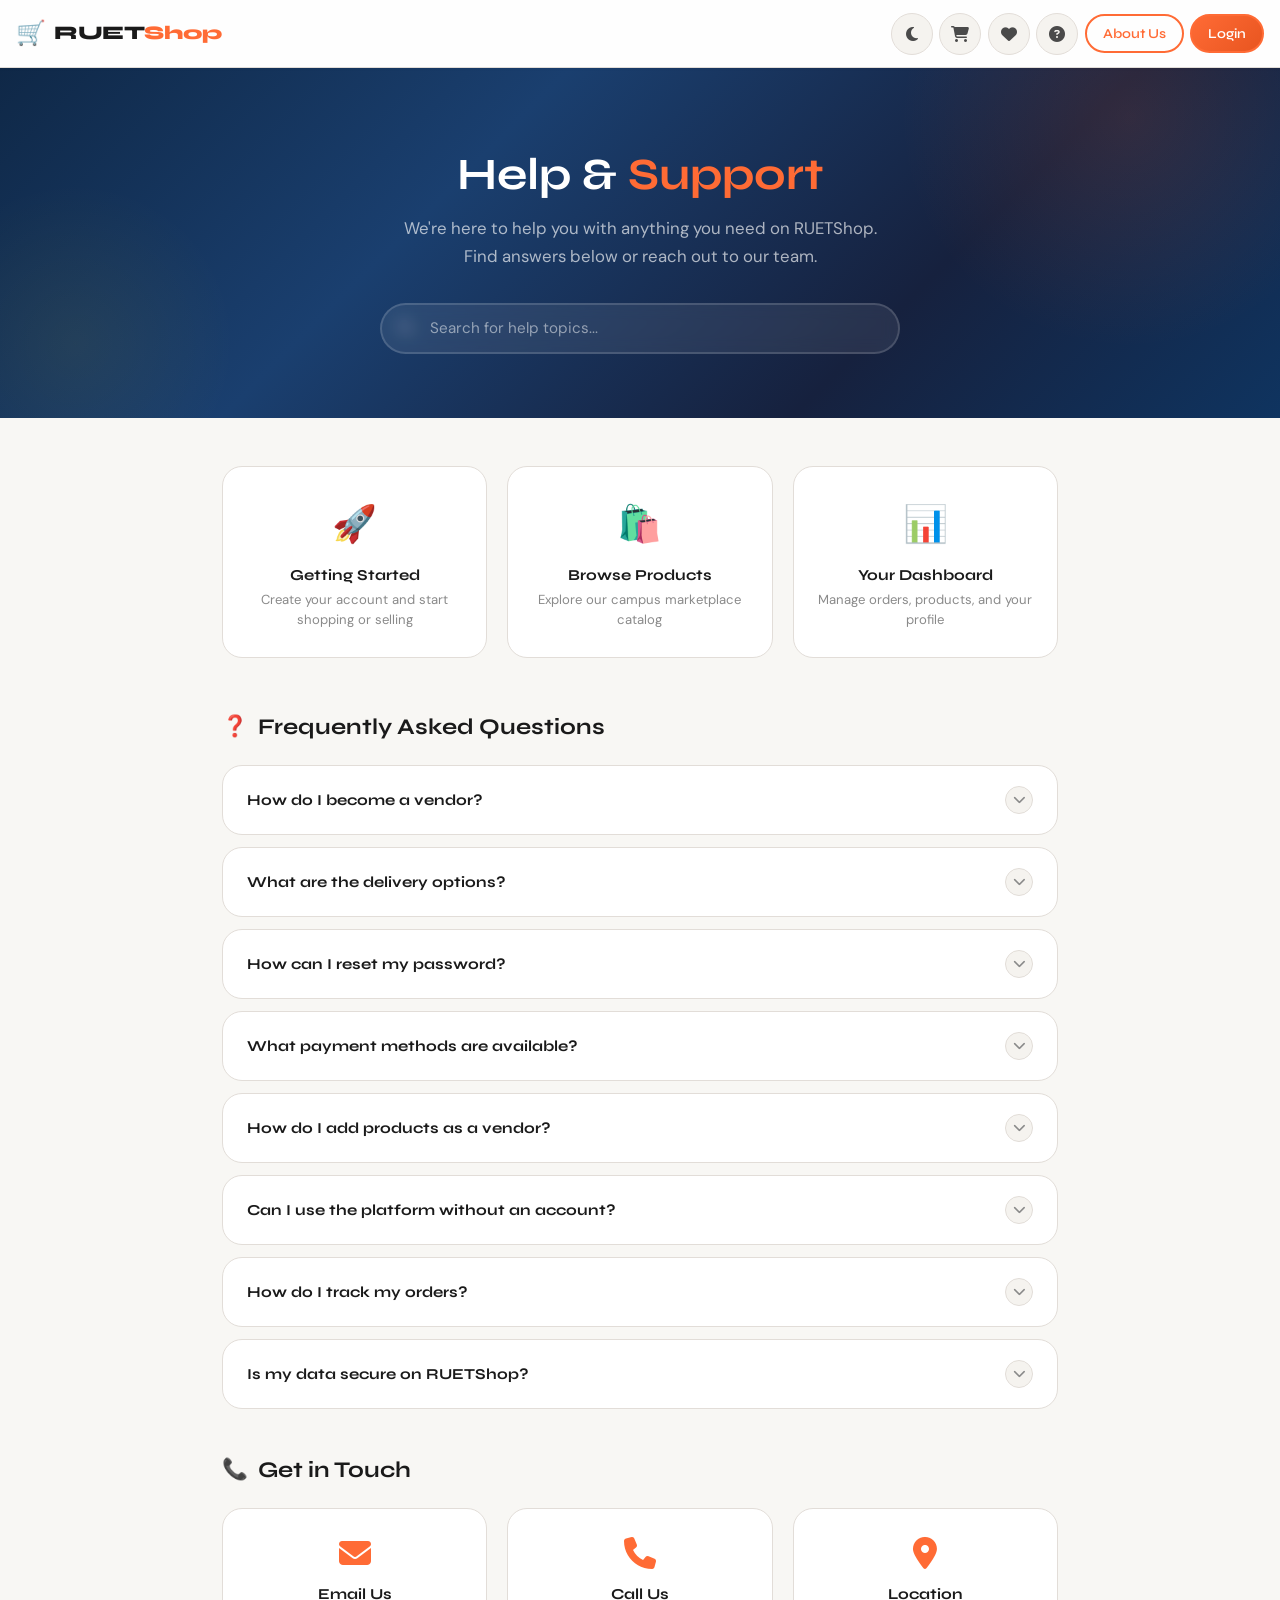
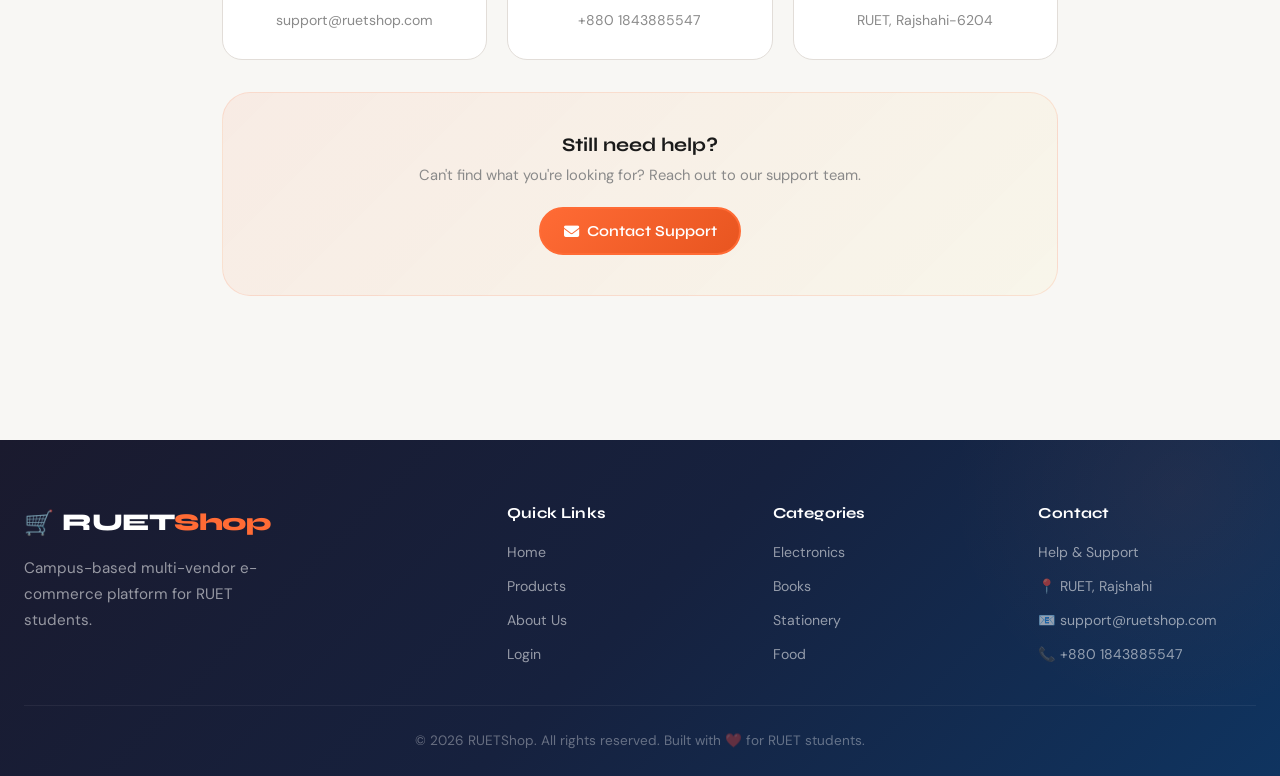
<file: support.html>
<!DOCTYPE html>
<html lang="en" data-theme="light">
<head>
  <meta charset="UTF-8"/>
  <meta name="viewport" content="width=device-width, initial-scale=1.0"/>
  <meta name="description" content="Help & Support — Get answers to common questions and contact the RUETShop team."/>
  <title>Help & Support — RUETShop</title>
  <link rel="icon" href="assets/icons/logo.png" type="image/png"/>
  <link rel="icon" href="data:image/svg+xml,<svg xmlns='http://www.w3.org/2000/svg' viewBox='0 0 100 100'><text y='.9em' font-size='90'>🛒</text></svg>" type="image/svg+xml"/>
  <link rel="stylesheet" href="css/style.css"/>
  <link rel="stylesheet" href="css/components.css"/>
  <link rel="stylesheet" href="css/navbar.css"/>
  <link rel="stylesheet" href="css/support.css"/>
  <link rel="preconnect" href="https://fonts.googleapis.com"/>
  <link rel="preconnect" href="https://fonts.gstatic.com" crossorigin/>
  <link href="https://fonts.googleapis.com/css2?family=Syne:wght@400;600;700;800&family=DM+Sans:wght@300;400;500&display=swap" rel="stylesheet"/>
  <link rel="stylesheet" href="https://cdnjs.cloudflare.com/ajax/libs/font-awesome/6.5.0/css/all.min.css"/>
</head>
<body>

  <div id="app-navbar"></div>

  <!-- HERO -->
  <section class="support-hero">
    <h1>Help & <span class="accent">Support</span></h1>
    <p>We're here to help you with anything you need on RUETShop. Find answers below or reach out to our team.</p>
    <div class="support-search">
      <i class="fas fa-search"></i>
      <input type="text" id="faqSearch" placeholder="Search for help topics..." />
    </div>
  </section>

  <div class="support-container">

    <!-- QUICK HELP -->
    <div class="quick-help-grid">
      <a href="auth.html" class="quick-help-card">
        <span class="quick-help-icon">🚀</span>
        <h3>Getting Started</h3>
        <p>Create your account and start shopping or selling</p>
      </a>
      <a href="products.html" class="quick-help-card">
        <span class="quick-help-icon">🛍️</span>
        <h3>Browse Products</h3>
        <p>Explore our campus marketplace catalog</p>
      </a>
      <a href="dashboard.html" class="quick-help-card">
        <span class="quick-help-icon">📊</span>
        <h3>Your Dashboard</h3>
        <p>Manage orders, products, and your profile</p>
      </a>
    </div>

    <!-- FAQ -->
    <h2 class="faq-section-title">Frequently Asked Questions</h2>

    <div class="faq-list" id="faqList">
      <div class="faq-item">
        <div class="faq-question" onclick="toggleFaq(this)">
          <h3>How do I become a vendor?</h3>
          <span class="faq-toggle"><i class="fas fa-chevron-down"></i></span>
        </div>
        <div class="faq-answer">
          <p>Register an account and select "Dedicated Seller" during the sign-up process. Once registered, you will have access to the Vendor Dashboard to list your products, manage inventory, and track orders from Normal Users.</p>
        </div>
      </div>

      <div class="faq-item">
        <div class="faq-question" onclick="toggleFaq(this)">
          <h3>What are the delivery options?</h3>
          <span class="faq-toggle"><i class="fas fa-chevron-down"></i></span>
        </div>
        <div class="faq-answer">
          <p>Delivery is restricted to within the RUET campus. You can select specific locations like Hall Gate, Main Gate, Academic Building, Library, or Cafeteria during checkout. You can also specify a custom location if needed.</p>
        </div>
      </div>

      <div class="faq-item">
        <div class="faq-question" onclick="toggleFaq(this)">
          <h3>How can I reset my password?</h3>
          <span class="faq-toggle"><i class="fas fa-chevron-down"></i></span>
        </div>
        <div class="faq-answer">
          <p>Go to the Login page, click on "Forgot password?", enter your registered email address, and follow the prompts to verify your identity and set a new password.</p>
        </div>
      </div>

      <div class="faq-item">
        <div class="faq-question" onclick="toggleFaq(this)">
          <h3>What payment methods are available?</h3>
          <span class="faq-toggle"><i class="fas fa-chevron-down"></i></span>
        </div>
        <div class="faq-answer">
          <p>We support bKash, Nagad, and Cash on Delivery (COD). During checkout, simply select your preferred payment method and follow the instructions to complete your order.</p>
        </div>
      </div>

      <div class="faq-item">
        <div class="faq-question" onclick="toggleFaq(this)">
          <h3>How do I add products as a vendor?</h3>
          <span class="faq-toggle"><i class="fas fa-chevron-down"></i></span>
        </div>
        <div class="faq-answer">
          <p>After logging in as a vendor, go to your Dashboard → My Products tab → click "Add Product". Fill in the product name, category, price, stock, and description. You can also add an image URL or emoji.</p>
        </div>
      </div>

      <div class="faq-item">
        <div class="faq-question" onclick="toggleFaq(this)">
          <h3>Can I use the platform without an account?</h3>
          <span class="faq-toggle"><i class="fas fa-chevron-down"></i></span>
        </div>
        <div class="faq-answer">
          <p>Yes! You can browse products and add items to your cart as a guest. However, to complete a purchase, leave reviews, or manage a wishlist, you'll need to create an account or sign in.</p>
        </div>
      </div>

      <div class="faq-item">
        <div class="faq-question" onclick="toggleFaq(this)">
          <h3>How do I track my orders?</h3>
          <span class="faq-toggle"><i class="fas fa-chevron-down"></i></span>
        </div>
        <div class="faq-answer">
          <p>Go to your Dashboard → Orders tab to view all your placed orders. Each order shows its current status (Processing, Confirmed, Shipped, Delivered) along with order details and delivery information.</p>
        </div>
      </div>

      <div class="faq-item">
        <div class="faq-question" onclick="toggleFaq(this)">
          <h3>Is my data secure on RUETShop?</h3>
          <span class="faq-toggle"><i class="fas fa-chevron-down"></i></span>
        </div>
        <div class="faq-answer">
          <p>Yes! RUETShop uses hashed passwords, session management with automatic expiry, and rate-limited login (5 attempts with 15-minute lockout). All data is stored locally in your browser using localStorage.</p>
        </div>
      </div>
    </div>

    <!-- CONTACT -->
    <h2 class="contact-section-title">Get in Touch</h2>

    <div class="contact-grid">
      <div class="contact-card">
        <i class="fas fa-envelope"></i>
        <h4>Email Us</h4>
        <p>support@ruetshop.com</p>
      </div>
      <div class="contact-card">
        <i class="fas fa-phone"></i>
        <h4>Call Us</h4>
        <p>+880 1843885547</p>
      </div>
      <div class="contact-card">
        <i class="fas fa-map-marker-alt"></i>
        <h4>Location</h4>
        <p>RUET, Rajshahi-6204</p>
      </div>
    </div>

    <!-- CTA -->
    <div class="support-cta">
      <h3>Still need help?</h3>
      <p>Can't find what you're looking for? Reach out to our support team.</p>
      <a href="mailto:support@ruetshop.com" class="btn btn-primary">
        <i class="fas fa-envelope"></i> Contact Support
      </a>
    </div>

  </div>

  <div id="toastContainer" class="toast-container"></div>

  <!-- FOOTER -->
  <div id="app-footer"></div>

  <script src="js/core/db.js"></script>
  <script src="js/core/seed.js"></script>
  <script src="js/core/auth.js"></script>
  <script src="js/core/utils.js"></script>
  <script src="js/ui/theme.js"></script>
  <script src="js/ui/toast.js"></script>
  <script src="js/ui/components.js"></script>
  <script src="js/ui/navbar.js"></script>
  <script src="js/features/ratings.js"></script>
  <script src="js/features/products.js"></script>
  <script src="js/features/cart.js"></script>
  <script src="js/features/wishlist.js"></script>
  <script>
    // FAQ Accordion
    function toggleFaq(el) {
      const item = el.closest('.faq-item');
      const wasOpen = item.classList.contains('open');

      // Close all
      document.querySelectorAll('.faq-item.open').forEach(i => i.classList.remove('open'));

      // Toggle current
      if (!wasOpen) item.classList.add('open');
    }

    // FAQ Search
    document.addEventListener('DOMContentLoaded', () => {
      const searchInput = document.getElementById('faqSearch');
      if (searchInput) {
        searchInput.addEventListener('input', (e) => {
          const query = e.target.value.toLowerCase().trim();
          document.querySelectorAll('.faq-item').forEach(item => {
            const text = item.textContent.toLowerCase();
            item.style.display = (!query || text.includes(query)) ? '' : 'none';
          });
        });
      }

      // Footer year
      const fy = document.getElementById('footerYear');
      if (fy) fy.textContent = new Date().getFullYear();
    });
  </script>
</body>
</html>
</file>
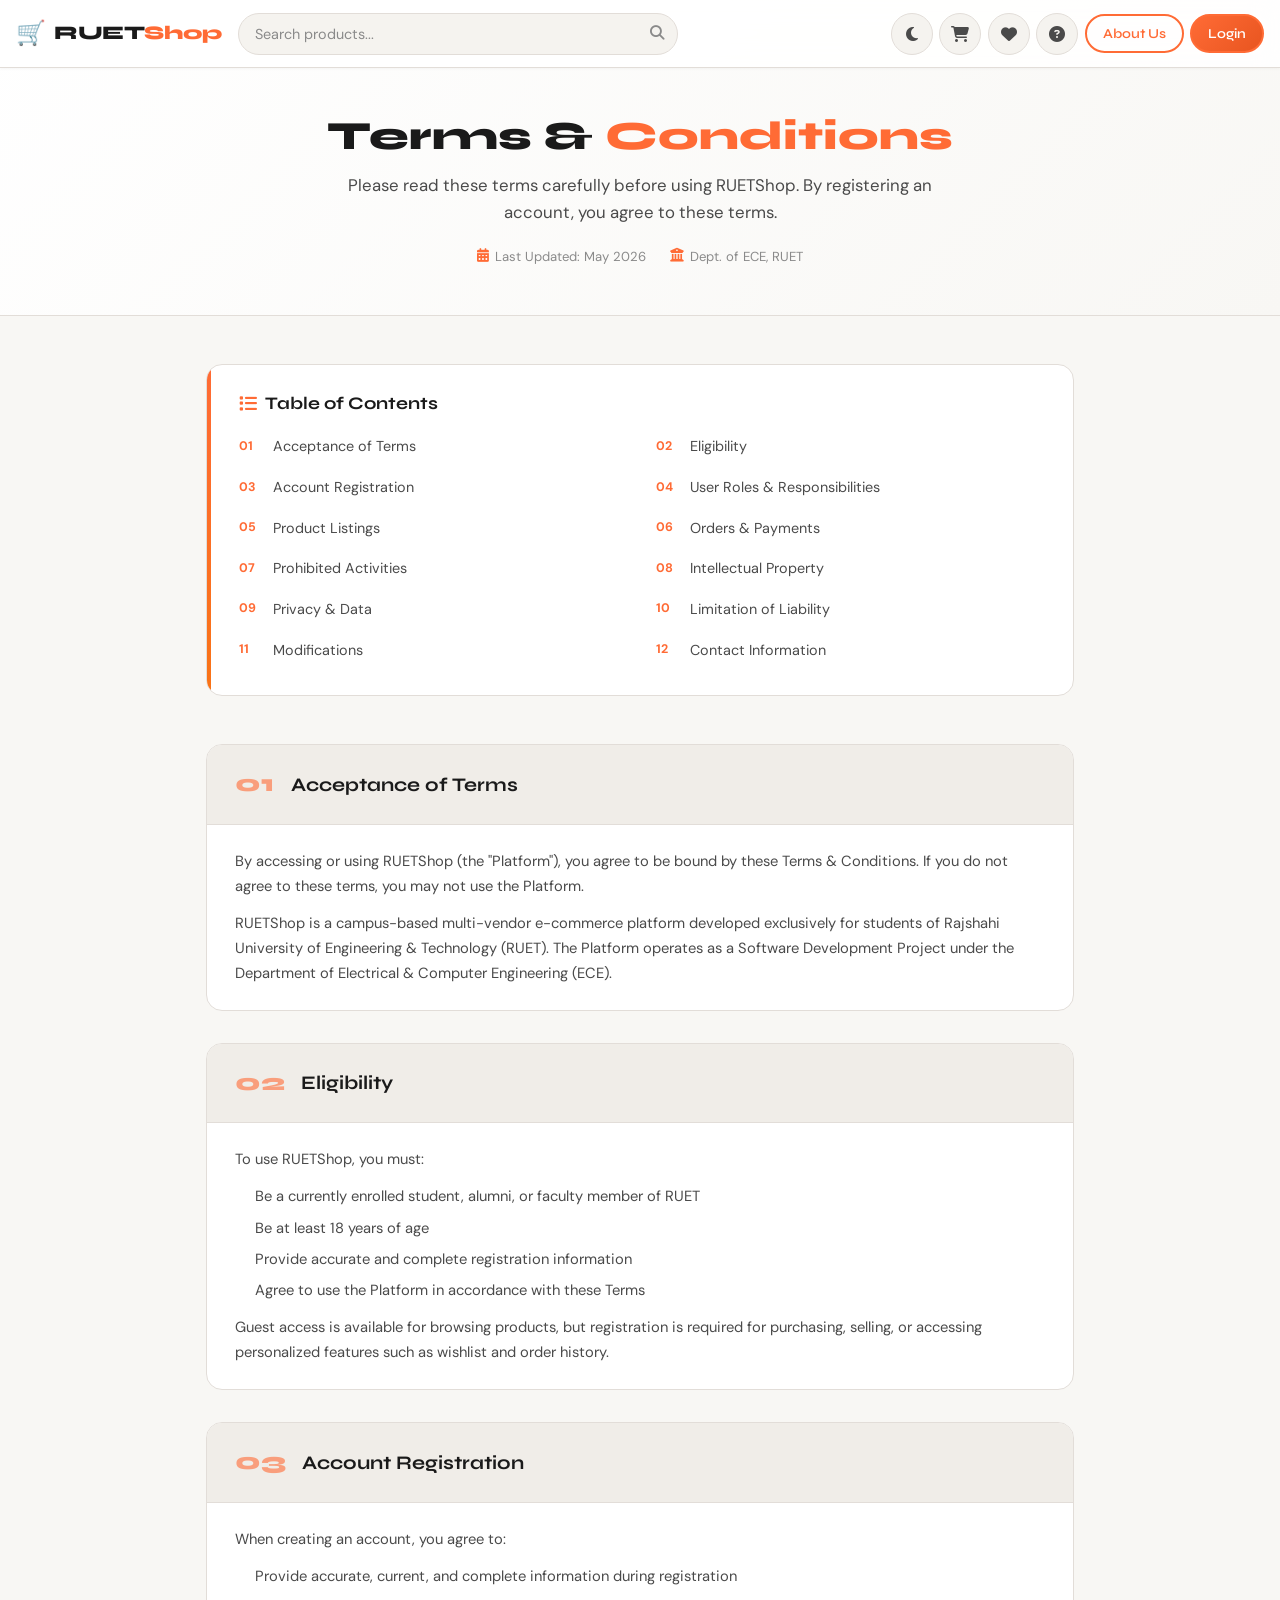
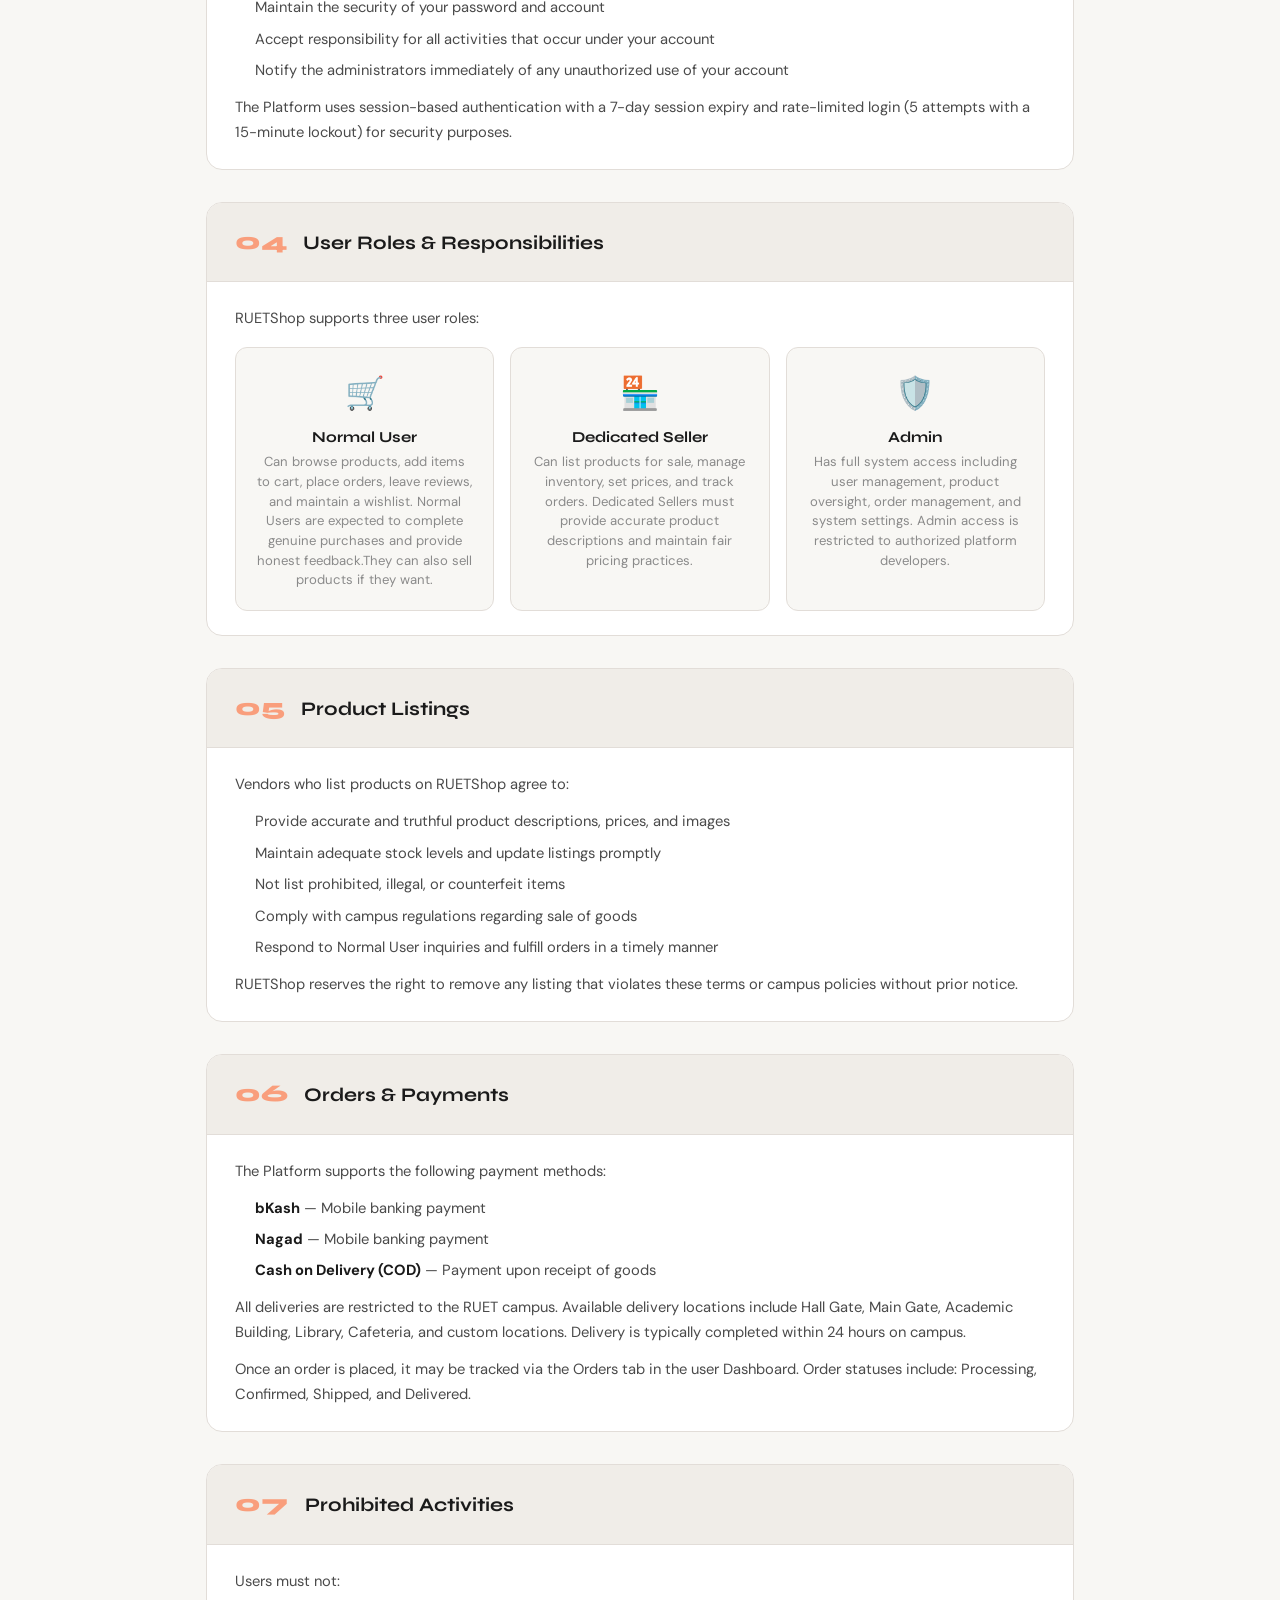
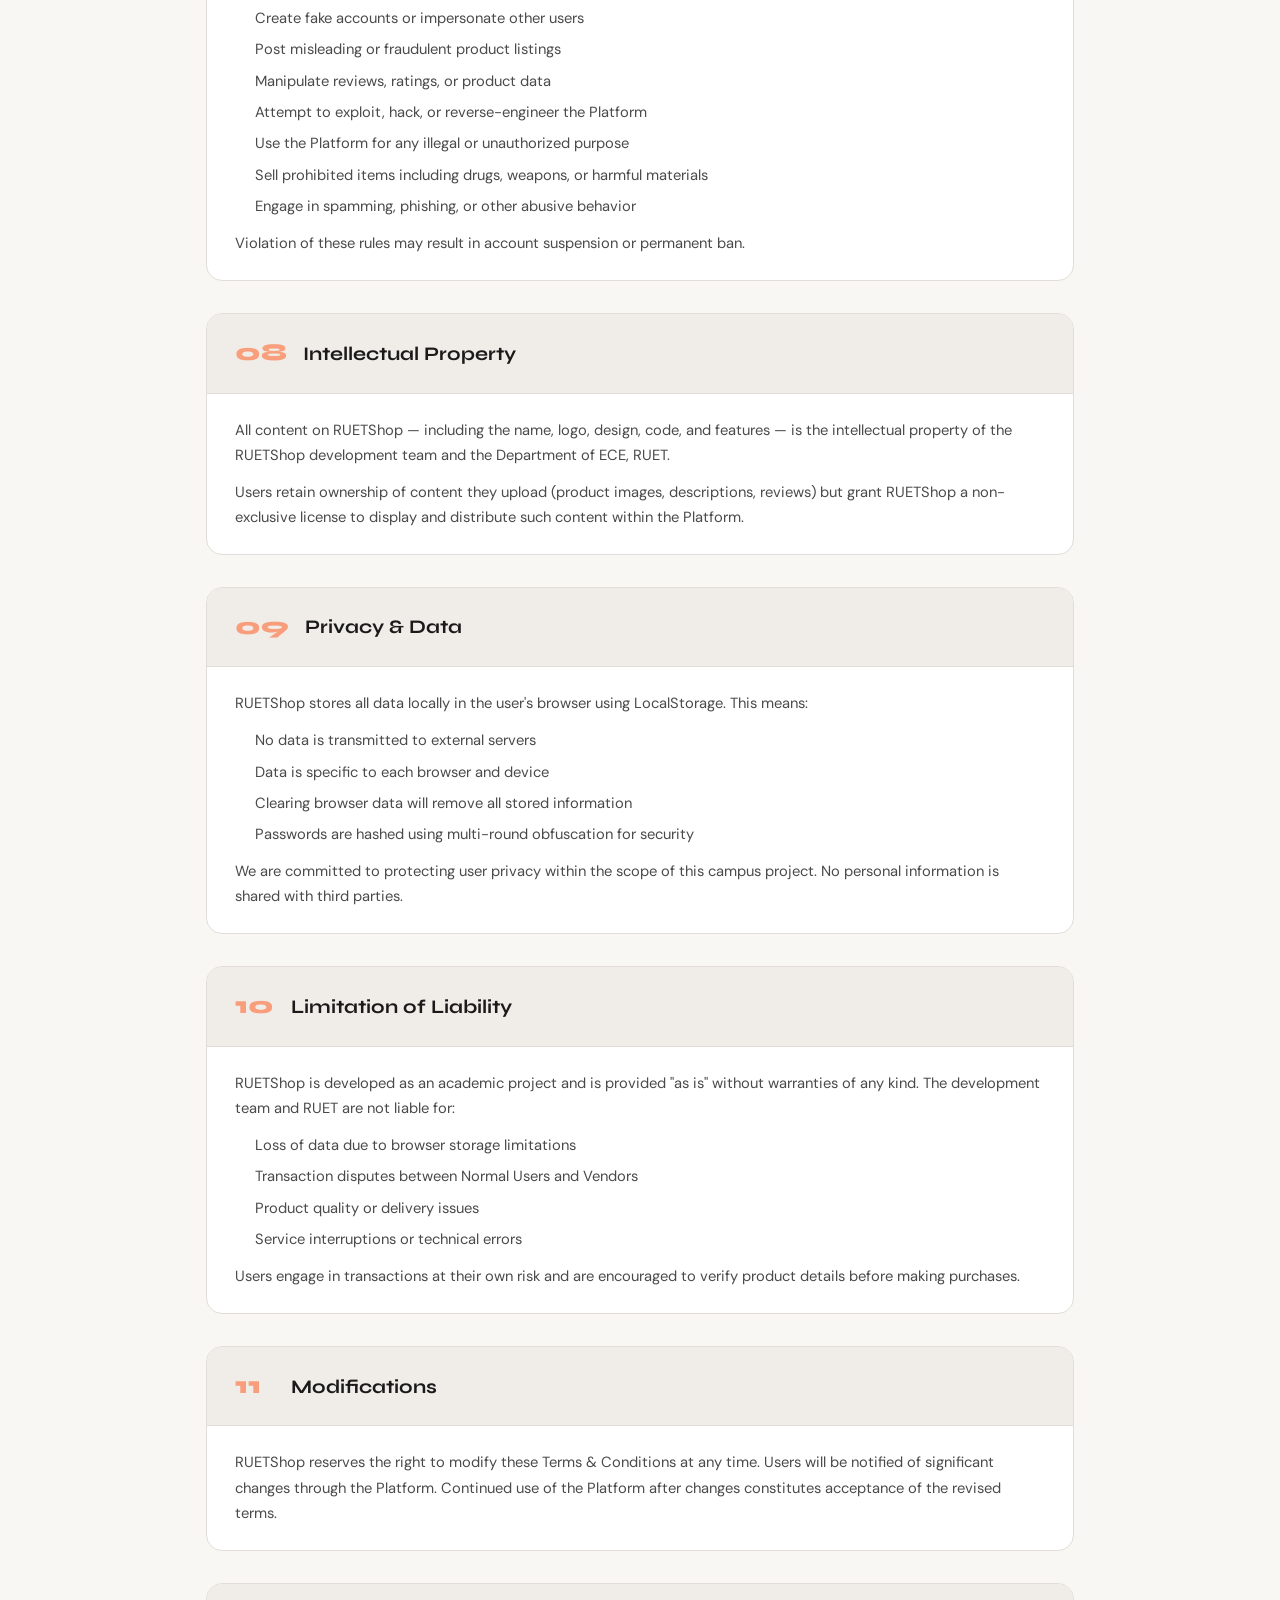
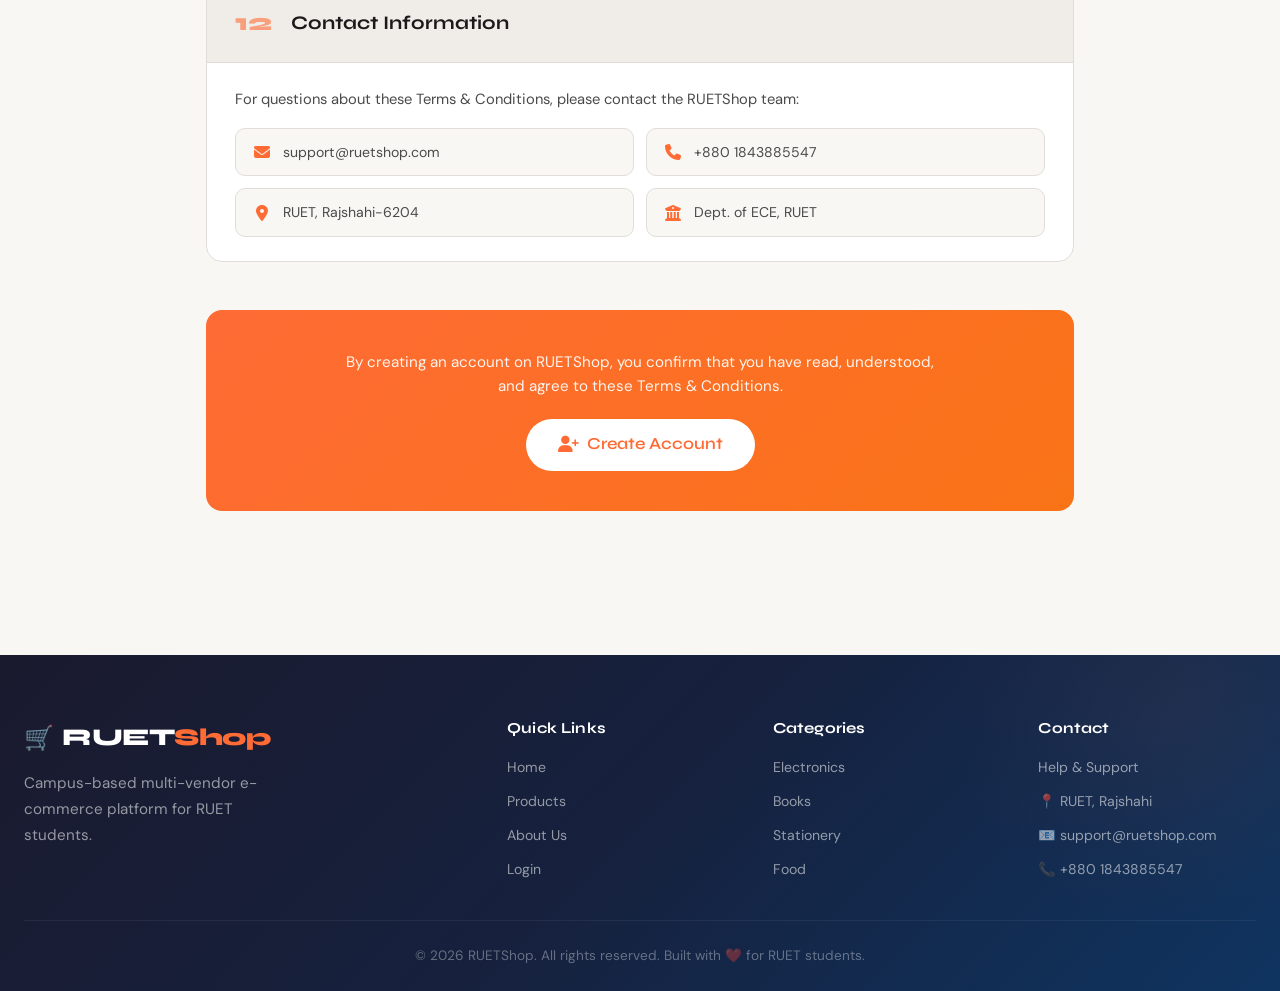
<file: terms.html>
<!DOCTYPE html>
<html lang="en" data-theme="light">
<head>
  <meta charset="UTF-8"/>
  <meta name="viewport" content="width=device-width, initial-scale=1.0"/>
  <meta name="description" content="Terms &amp; Conditions — RUETShop campus marketplace usage policies and guidelines."/>
  <title>Terms &amp; Conditions — RUETShop</title>
  <link rel="icon" href="assets/icons/logo.png" type="image/png"/>
  <link rel="icon" href="data:image/svg+xml,<svg xmlns='http://www.w3.org/2000/svg' viewBox='0 0 100 100'><text y='.9em' font-size='90'>🛒</text></svg>" type="image/svg+xml"/>
  <link rel="stylesheet" href="css/style.css"/>
  <link rel="stylesheet" href="css/components.css"/>
  <link rel="stylesheet" href="css/navbar.css"/>
  <link rel="stylesheet" href="css/terms.css"/>
  <link rel="preconnect" href="https://fonts.googleapis.com"/>
  <link rel="preconnect" href="https://fonts.gstatic.com" crossorigin/>
  <link href="https://fonts.googleapis.com/css2?family=Syne:wght@400;600;700;800&family=DM+Sans:wght@300;400;500&display=swap" rel="stylesheet"/>
  <link rel="stylesheet" href="https://cdnjs.cloudflare.com/ajax/libs/font-awesome/6.5.0/css/all.min.css"/>
</head>
<body>

  <div id="app-navbar"></div>

  <!-- HERO -->
  <section class="terms-hero">
    <div class="container">
      <h1>Terms &amp; <span class="accent">Conditions</span></h1>
      <p>Please read these terms carefully before using RUETShop. By registering an account, you agree to these terms.</p>
      <div class="terms-meta">
        <span><i class="fas fa-calendar-alt"></i> Last Updated: May 2026</span>
        <span><i class="fas fa-university"></i> Dept. of ECE, RUET</span>
      </div>
    </div>
  </section>

  <!-- TERMS CONTENT -->
  <div class="terms-container container">

    <!-- Table of Contents -->
    <nav class="terms-toc">
      <h3><i class="fas fa-list"></i> Table of Contents</h3>
      <ol>
        <li><a href="#section-1">Acceptance of Terms</a></li>
        <li><a href="#section-2">Eligibility</a></li>
        <li><a href="#section-3">Account Registration</a></li>
        <li><a href="#section-4">User Roles &amp; Responsibilities</a></li>
        <li><a href="#section-5">Product Listings</a></li>
        <li><a href="#section-6">Orders &amp; Payments</a></li>
        <li><a href="#section-7">Prohibited Activities</a></li>
        <li><a href="#section-8">Intellectual Property</a></li>
        <li><a href="#section-9">Privacy &amp; Data</a></li>
        <li><a href="#section-10">Limitation of Liability</a></li>
        <li><a href="#section-11">Modifications</a></li>
        <li><a href="#section-12">Contact Information</a></li>
      </ol>
    </nav>

    <!-- Sections -->
    <div class="terms-sections">

      <section class="terms-section" id="section-1">
        <div class="terms-section-header">
          <span class="terms-section-num">01</span>
          <h2>Acceptance of Terms</h2>
        </div>
        <div class="terms-section-body">
          <p>By accessing or using RUETShop (the "Platform"), you agree to be bound by these Terms & Conditions. If you do not agree to these terms, you may not use the Platform.</p>
          <p>RUETShop is a campus-based multi-vendor e-commerce platform developed exclusively for students of Rajshahi University of Engineering & Technology (RUET). The Platform operates as a Software Development Project under the Department of Electrical & Computer Engineering (ECE).</p>
        </div>
      </section>

      <section class="terms-section" id="section-2">
        <div class="terms-section-header">
          <span class="terms-section-num">02</span>
          <h2>Eligibility</h2>
        </div>
        <div class="terms-section-body">
          <p>To use RUETShop, you must:</p>
          <ul>
            <li>Be a currently enrolled student, alumni, or faculty member of RUET</li>
            <li>Be at least 18 years of age</li>
            <li>Provide accurate and complete registration information</li>
            <li>Agree to use the Platform in accordance with these Terms</li>
          </ul>
          <p>Guest access is available for browsing products, but registration is required for purchasing, selling, or accessing personalized features such as wishlist and order history.</p>
        </div>
      </section>

      <section class="terms-section" id="section-3">
        <div class="terms-section-header">
          <span class="terms-section-num">03</span>
          <h2>Account Registration</h2>
        </div>
        <div class="terms-section-body">
          <p>When creating an account, you agree to:</p>
          <ul>
            <li>Provide accurate, current, and complete information during registration</li>
            <li>Maintain the security of your password and account</li>
            <li>Accept responsibility for all activities that occur under your account</li>
            <li>Notify the administrators immediately of any unauthorized use of your account</li>
          </ul>
          <p>The Platform uses session-based authentication with a 7-day session expiry and rate-limited login (5 attempts with a 15-minute lockout) for security purposes.</p>
        </div>
      </section>

      <section class="terms-section" id="section-4">
        <div class="terms-section-header">
          <span class="terms-section-num">04</span>
          <h2>User Roles &amp; Responsibilities</h2>
        </div>
        <div class="terms-section-body">
          <p>RUETShop supports three user roles:</p>
          <div class="terms-role-cards">
            <div class="terms-role-card">
              <span class="terms-role-icon">🛒</span>
              <h4>Normal User</h4>
              <p>Can browse products, add items to cart, place orders, leave reviews, and maintain a wishlist. Normal Users are expected to complete genuine purchases and provide honest feedback.They can also sell products if they want.</p>
            </div>
            <div class="terms-role-card">
              <span class="terms-role-icon">🏪</span>
              <h4>Dedicated Seller</h4>
              <p>Can list products for sale, manage inventory, set prices, and track orders. Dedicated Sellers must provide accurate product descriptions and maintain fair pricing practices.</p>
            </div>
            <div class="terms-role-card">
              <span class="terms-role-icon">🛡️</span>
              <h4>Admin</h4>
              <p>Has full system access including user management, product oversight, order management, and system settings. Admin access is restricted to authorized platform developers.</p>
            </div>
          </div>
        </div>
      </section>

      <section class="terms-section" id="section-5">
        <div class="terms-section-header">
          <span class="terms-section-num">05</span>
          <h2>Product Listings</h2>
        </div>
        <div class="terms-section-body">
          <p>Vendors who list products on RUETShop agree to:</p>
          <ul>
            <li>Provide accurate and truthful product descriptions, prices, and images</li>
            <li>Maintain adequate stock levels and update listings promptly</li>
            <li>Not list prohibited, illegal, or counterfeit items</li>
            <li>Comply with campus regulations regarding sale of goods</li>
            <li>Respond to Normal User inquiries and fulfill orders in a timely manner</li>
          </ul>
          <p>RUETShop reserves the right to remove any listing that violates these terms or campus policies without prior notice.</p>
        </div>
      </section>

      <section class="terms-section" id="section-6">
        <div class="terms-section-header">
          <span class="terms-section-num">06</span>
          <h2>Orders &amp; Payments</h2>
        </div>
        <div class="terms-section-body">
          <p>The Platform supports the following payment methods:</p>
          <ul>
            <li><strong>bKash</strong> — Mobile banking payment</li>
            <li><strong>Nagad</strong> — Mobile banking payment</li>
            <li><strong>Cash on Delivery (COD)</strong> — Payment upon receipt of goods</li>
          </ul>
          <p>All deliveries are restricted to the RUET campus. Available delivery locations include Hall Gate, Main Gate, Academic Building, Library, Cafeteria, and custom locations. Delivery is typically completed within 24 hours on campus.</p>
          <p>Once an order is placed, it may be tracked via the Orders tab in the user Dashboard. Order statuses include: Processing, Confirmed, Shipped, and Delivered.</p>
        </div>
      </section>

      <section class="terms-section" id="section-7">
        <div class="terms-section-header">
          <span class="terms-section-num">07</span>
          <h2>Prohibited Activities</h2>
        </div>
        <div class="terms-section-body">
          <p>Users must not:</p>
          <ul>
            <li>Create fake accounts or impersonate other users</li>
            <li>Post misleading or fraudulent product listings</li>
            <li>Manipulate reviews, ratings, or product data</li>
            <li>Attempt to exploit, hack, or reverse-engineer the Platform</li>
            <li>Use the Platform for any illegal or unauthorized purpose</li>
            <li>Sell prohibited items including drugs, weapons, or harmful materials</li>
            <li>Engage in spamming, phishing, or other abusive behavior</li>
          </ul>
          <p>Violation of these rules may result in account suspension or permanent ban.</p>
        </div>
      </section>

      <section class="terms-section" id="section-8">
        <div class="terms-section-header">
          <span class="terms-section-num">08</span>
          <h2>Intellectual Property</h2>
        </div>
        <div class="terms-section-body">
          <p>All content on RUETShop — including the name, logo, design, code, and features — is the intellectual property of the RUETShop development team and the Department of ECE, RUET.</p>
          <p>Users retain ownership of content they upload (product images, descriptions, reviews) but grant RUETShop a non-exclusive license to display and distribute such content within the Platform.</p>
        </div>
      </section>

      <section class="terms-section" id="section-9">
        <div class="terms-section-header">
          <span class="terms-section-num">09</span>
          <h2>Privacy &amp; Data</h2>
        </div>
        <div class="terms-section-body">
          <p>RUETShop stores all data locally in the user's browser using LocalStorage. This means:</p>
          <ul>
            <li>No data is transmitted to external servers</li>
            <li>Data is specific to each browser and device</li>
            <li>Clearing browser data will remove all stored information</li>
            <li>Passwords are hashed using multi-round obfuscation for security</li>
          </ul>
          <p>We are committed to protecting user privacy within the scope of this campus project. No personal information is shared with third parties.</p>
        </div>
      </section>

      <section class="terms-section" id="section-10">
        <div class="terms-section-header">
          <span class="terms-section-num">10</span>
          <h2>Limitation of Liability</h2>
        </div>
        <div class="terms-section-body">
          <p>RUETShop is developed as an academic project and is provided "as is" without warranties of any kind. The development team and RUET are not liable for:</p>
          <ul>
            <li>Loss of data due to browser storage limitations</li>
            <li>Transaction disputes between Normal Users and Vendors</li>
            <li>Product quality or delivery issues</li>
            <li>Service interruptions or technical errors</li>
          </ul>
          <p>Users engage in transactions at their own risk and are encouraged to verify product details before making purchases.</p>
        </div>
      </section>

      <section class="terms-section" id="section-11">
        <div class="terms-section-header">
          <span class="terms-section-num">11</span>
          <h2>Modifications</h2>
        </div>
        <div class="terms-section-body">
          <p>RUETShop reserves the right to modify these Terms & Conditions at any time. Users will be notified of significant changes through the Platform. Continued use of the Platform after changes constitutes acceptance of the revised terms.</p>
        </div>
      </section>

      <section class="terms-section" id="section-12">
        <div class="terms-section-header">
          <span class="terms-section-num">12</span>
          <h2>Contact Information</h2>
        </div>
        <div class="terms-section-body">
          <p>For questions about these Terms & Conditions, please contact the RUETShop team:</p>
          <div class="terms-contact-grid">
            <div class="terms-contact-card">
              <i class="fas fa-envelope"></i>
              <span>support@ruetshop.com</span>
            </div>
            <div class="terms-contact-card">
              <i class="fas fa-phone"></i>
              <span>+880 1843885547</span>
            </div>
            <div class="terms-contact-card">
              <i class="fas fa-map-marker-alt"></i>
              <span>RUET, Rajshahi-6204</span>
            </div>
            <div class="terms-contact-card">
              <i class="fas fa-university"></i>
              <span>Dept. of ECE, RUET</span>
            </div>
          </div>
        </div>
      </section>

    </div>

    <!-- CTA -->
    <div class="terms-cta">
      <p>By creating an account on RUETShop, you confirm that you have read, understood, and agree to these Terms & Conditions.</p>
      <a href="auth.html" class="btn btn-primary btn-lg"><i class="fas fa-user-plus"></i> Create Account</a>
    </div>

  </div>

  <div id="toastContainer" class="toast-container"></div>

  <div id="app-footer"></div>

  <script src="js/core/db.js"></script>
  <script src="js/core/seed.js"></script>
  <script src="js/core/auth.js"></script>
  <script src="js/core/utils.js"></script>
  <script src="js/ui/theme.js"></script>
  <script src="js/ui/toast.js"></script>
  <script src="js/ui/components.js"></script>
  <script src="js/ui/navbar.js"></script>
  <script src="js/features/cart.js"></script>
  <script src="js/features/wishlist.js"></script>
  <script>
    document.addEventListener('DOMContentLoaded', () => {
      // Smooth scroll for TOC links
      document.querySelectorAll('.terms-toc a').forEach(link => {
        link.addEventListener('click', (e) => {
          e.preventDefault();
          const target = document.querySelector(link.getAttribute('href'));
          if (target) {
            target.scrollIntoView({ behavior: 'smooth', block: 'start' });
          }
        });
      });
      // Footer year
      const fy = document.getElementById('footerYear');
      if (fy) fy.textContent = new Date().getFullYear();
    });
  </script>
</body>
</html>
</file>
<file: css/style.css>
/* =============================================
   RUETShop — Global Styles
   ============================================= */



/* ---- CSS VARIABLES ---- */
:root {
  --primary: #ff6b35;
  --primary-dark: #e85520;
  --primary-light: #ff8c5a;
  --secondary: #363672;
  --accent: #ffd700;

  --bg: #f8f7f4;
  --bg-2: #ffffff;
  --bg-3: #f0ede8;
  --surface: #ffffff;
  --surface-2: #f5f3ef;
  --border: #e2ddd8;
  --border-2: #d4cfc8;

  --text: #1a1a1a;
  --text-2: #4a4a4a;
  --text-3: #8a8a8a;
  --text-inv: #ffffff;

  --success: #22c55e;
  --danger: #ef4444;
  --warning: #f59e0b;
  --info: #3b82f6;

  --shadow-sm: 0 1px 3px rgba(0,0,0,0.08);
  --shadow: 0 4px 16px rgba(0,0,0,0.10);
  --shadow-lg: 0 8px 32px rgba(0,0,0,0.14);
  --shadow-xl: 0 16px 64px rgba(0,0,0,0.18);

  --radius-sm: 6px;
  --radius: 12px;
  --radius-lg: 20px;
  --radius-xl: 28px;
  --radius-full: 9999px;

  --font-display: 'Syne', sans-serif;
  --font-body: 'DM Sans', sans-serif;

  --transition: 0.22s cubic-bezier(0.4, 0, 0.2, 1);
  --transition-slow: 0.4s cubic-bezier(0.4, 0, 0.2, 1);

  --nav-height: 68px;
}

[data-theme="dark"] {
  --bg: #0f0f13;
  --bg-2: #16161d;
  --bg-3: #1e1e28;
  --surface: #1e1e28;
  --surface-2: #252530;
  --border: #2e2e3a;
  --border-2: #3a3a48;
  --text: #f0f0f5;
  --text-2: #b0b0c0;
  --text-3: #6a6a80;
  --shadow-sm: 0 1px 3px rgba(0,0,0,0.3);
  --shadow: 0 4px 16px rgba(0,0,0,0.4);
  --shadow-lg: 0 8px 32px rgba(0,0,0,0.5);
}

/* ---- RESET ---- */
*, *::before, *::after { box-sizing: border-box; margin: 0; padding: 0; }
html { scroll-behavior: smooth; font-size: 16px; }
body {
  font-family: var(--font-body);
  background: var(--bg);
  color: var(--text);
  line-height: 1.6;
  transition: background var(--transition), color var(--transition);
  min-height: 100vh;
}
img { max-width: 100%; display: block; }
a { color: inherit; text-decoration: none; }
button { cursor: pointer; border: none; background: none; font-family: inherit; }
input, textarea, select {
  font-family: inherit;
  font-size: inherit;
  color: var(--text);
}
ul, ol { list-style: none; }

/* ---- ACCESSIBILITY ---- */
button:focus-visible, a:focus-visible, input:focus-visible, select:focus-visible, textarea:focus-visible {
  outline: 2px solid var(--primary);
  outline-offset: 2px;
}

/* ---- TYPOGRAPHY ---- */
h1, h2, h3, h4, h5, h6 {
  font-family: var(--font-display);
  font-weight: 700;
  line-height: 1.2;
  color: var(--text);
}
h1 { font-size: clamp(2rem, 5vw, 3.5rem); }
h2 { font-size: clamp(1.5rem, 3vw, 2.2rem); }
h3 { font-size: 1.3rem; }
h4 { font-size: 1.1rem; }

/* ---- LAYOUT ---- */
.container {
  width: 100%;
  max-width: 1280px;
  margin: 0 auto;
  padding: 0 1.5rem;
}
.section {
  padding: 5rem 0;
}
.section-header {
  display: flex;
  align-items: center;
  justify-content: space-between;
  margin-bottom: 2.5rem;
}
.page-header {
  background: linear-gradient(135deg, #0f2847 0%, #1a3f6f 35%, #16213e 70%, #0f3460 100%);
  color: white;
  padding: 3.5rem 0 3rem;
  margin-top: var(--nav-height);
  position: relative;
  overflow: hidden;
}
.page-header::before {
  content: '';
  position: absolute;
  width: 400px;
  height: 400px;
  background: radial-gradient(circle, rgba(255,107,53,0.1) 0%, transparent 65%);
  top: -150px;
  right: -100px;
  pointer-events: none;
}
.page-header::after {
  content: '';
  position: absolute;
  width: 300px;
  height: 300px;
  background: radial-gradient(circle, rgba(255,215,0,0.05) 0%, transparent 65%);
  bottom: -100px;
  left: -80px;
  pointer-events: none;
}
.page-header h1 {
  color: white;
  position: relative;
  z-index: 1;
  animation: fadeIn 0.5s ease;
}
.page-header p {
  color: rgba(255,255,255,0.65);
  margin-top: 0.5rem;
  position: relative;
  z-index: 1;
  animation: fadeIn 0.5s ease 0.1s both;
}

/* ---- ACCENT & GRADIENT ---- */
.accent { color: var(--primary); }
.gradient-text {
  background: linear-gradient(135deg, var(--primary), var(--accent));
  -webkit-background-clip: text;
  -webkit-text-fill-color: transparent;
  background-clip: text;
}
.see-all {
  color: var(--primary);
  font-weight: 500;
  font-size: 0.95rem;
  transition: var(--transition);
}
.see-all:hover { color: var(--primary-dark); text-decoration: underline; }

/* ---- BUTTONS ---- */
.btn {
  display: inline-flex;
  align-items: center;
  gap: 0.5rem;
  padding: 0.6rem 1.4rem;
  border-radius: var(--radius-full);
  font-family: var(--font-display);
  font-weight: 600;
  font-size: 0.95rem;
  transition: var(--transition);
  cursor: pointer;
  border: 2px solid transparent;
  white-space: nowrap;
}
.btn-primary {
  background: linear-gradient(135deg, var(--primary), var(--primary-dark));
  color: white;
  border-color: var(--primary);
}
.btn-primary:hover {
  background: linear-gradient(135deg, var(--primary-dark), #d14a1a);
  border-color: var(--primary-dark);
  transform: translateY(-2px);
  box-shadow: 0 6px 20px rgba(255,107,53,0.35);
}
.btn-outline {
  background: transparent;
  color: var(--primary);
  border-color: var(--primary);
}
.btn-outline:hover {
  background: var(--primary);
  color: white;
  transform: translateY(-2px);
  box-shadow: 0 4px 12px rgba(255,107,53,0.2);
}
.btn-danger {
  background: var(--danger);
  color: white;
  border-color: var(--danger);
}
.btn-danger:hover {
  background: #dc2626;
  transform: translateY(-1px);
  box-shadow: 0 4px 12px rgba(239,68,68,0.3);
}
.btn-white {
  background: white;
  color: var(--secondary);
  border-color: white;
  font-weight: 700;
}
.btn-white:hover { background: var(--accent); border-color: var(--accent); }
.btn-sm { padding: 0.4rem 1rem; font-size: 0.85rem; }
.btn-lg { padding: 0.8rem 2rem; font-size: 1.05rem; }
.btn-text {
  background: none;
  border: none;
  color: var(--text-3);
  font-size: 0.9rem;
  transition: var(--transition);
  cursor: pointer;
  display: inline-flex;
  align-items: center;
  gap: 0.35rem;
}
.btn-text:hover { color: var(--text); }
.btn-text.danger:hover { color: var(--danger); }
.w-full { width: 100%; justify-content: center; }

/* ---- FORM INPUTS ---- */
.form-input {
  width: 100%;
  padding: 0.7rem 1rem;
  border: 1.5px solid var(--border);
  border-radius: var(--radius);
  background: var(--surface);
  color: var(--text);
  font-size: 0.95rem;
  transition: var(--transition);
  outline: none;
}
.form-input:focus {
  border-color: var(--primary);
  box-shadow: 0 0 0 3px rgba(255,107,53,0.12);
}
.form-input::placeholder { color: var(--text-3); }
.form-input[disabled] { opacity: 0.6; cursor: not-allowed; }
.form-group { display: flex; flex-direction: column; gap: 0.4rem; margin-bottom: 1rem; }
.form-group label { font-weight: 500; font-size: 0.9rem; color: var(--text-2); }
.form-group small { color: var(--text-3); font-size: 0.8rem; }
.form-row { display: flex; align-items: center; justify-content: space-between; gap: 1rem; }
.form-row-2 { display: grid; grid-template-columns: 1fr 1fr; gap: 1rem; }

/* ---- PRODUCT CARD ---- */
.product-card {
  background: var(--surface);
  border: 1.5px solid var(--border);
  border-radius: var(--radius-lg);
  overflow: hidden;
  transition: var(--transition);
  display: flex;
  flex-direction: column;
  height: 100%;
}
.product-card:hover {
  transform: translateY(-5px);
  box-shadow: 0 12px 32px rgba(255,107,53,0.1);
  border-color: rgba(255,107,53,0.4);
}
.product-card-img {
  aspect-ratio: 1;
  display: flex;
  align-items: center;
  justify-content: center;
  background: var(--surface-2);
  font-size: 4rem;
  position: relative;
  overflow: hidden;
}
.product-card-img img {
  width: 100%;
  height: 100%;
  object-fit: cover;
  position: absolute;
  inset: 0;
}
.card-img-wrap {
  position: relative;
  aspect-ratio: 1;
  overflow: hidden;
  display: block;
}

.card-img-wrap img {
  width: 100%;
  height: 100%;
  object-fit: cover;
  transition: transform 0.3s ease;
}
.product-card:hover .card-img-wrap img {
  transform: scale(1.05);
}
.product-card-body {
  padding: 1rem;
  display: flex;
  flex-direction: column;
  gap: 0.4rem;
  flex: 1;
}
.card-body {
  padding: 0.875rem;
  flex: 1;
  display: flex;
  flex-direction: column;
  gap: 0.5rem;
}
.product-card-category {
  font-size: 0.75rem;
  color: var(--primary);
  font-weight: 600;
  text-transform: uppercase;
  letter-spacing: 0.05em;
}
.card-category {
  font-size: 0.7rem;
  color: var(--primary);
  font-weight: 600;
  text-transform: uppercase;
  letter-spacing: 0.05em;
}
.product-card-name {
  font-family: var(--font-display);
  font-weight: 600;
  font-size: 0.95rem;
  color: var(--text);
  display: -webkit-box;
  -webkit-line-clamp: 2;
  line-clamp: 2;
  -webkit-box-orient: vertical;
  overflow: hidden;
}
.product-card-vendor {
  font-size: 0.8rem;
  color: var(--text-muted);
  margin-top: 0.25rem;
  display: flex;
  align-items: center;
  gap: 0.3rem;
}
.card-title {
  font-size: 0.9rem;
  font-weight: 600;
  line-height: 1.4;
  margin: 0;
  display: -webkit-box;
  -webkit-line-clamp: 2;
  line-clamp: 2;
  -webkit-box-orient: vertical;
  overflow: hidden;
}

.card-title a {
  color: var(--text);
  text-decoration: none;
}

.card-title a:hover {
  color: var(--primary);
}

.card-rating {
  display: flex;
  align-items: center;
  gap: 0.25rem;
  font-size: 0.75rem;
  color: var(--text-3);
}

.card-footer {
  display: flex;
  align-items: center;
  justify-content: space-between;
  margin-top: auto;
  padding-top: 0.5rem;
}

.card-price {
  font-family: var(--font-display);
  font-weight: 700;
  font-size: 1rem;
  color: var(--primary);
}

.card-actions {
  display: flex;
  gap: 0.5rem;
  align-items: center;
}

.product-card-stars { display: flex; gap: 2px; align-items: center; }
.star { color: #e5e5e5; font-size: 0.85rem; }
.star.filled { color: var(--accent); }
.star-count { font-size: 0.8rem; color: var(--text-3); margin-left: 4px; }
.product-card-price {
  display: flex;
  align-items: center;
  gap: 0.5rem;
  margin-top: auto;
  padding-top: 0.4rem;
}
.price-current {
  font-family: var(--font-display);
  font-weight: 700;
  font-size: 1.1rem;
  color: var(--primary);
}
.price-original {
  font-size: 0.85rem;
  color: var(--text-3);
  text-decoration: line-through;
}
.price-discount {
  font-size: 0.75rem;
  background: rgba(255,107,53,0.12);
  color: var(--primary);
  padding: 1px 6px;
  border-radius: var(--radius-full);
  font-weight: 600;
}
.product-card-actions {
  display: flex;
  gap: 0.5rem;
  padding: 0 1rem 1rem;
}
.product-card-actions .btn { flex: 1; justify-content: center; font-size: 0.85rem; }
.card-wishlist-btn {
  position: absolute;
  top: 0.75rem;
  right: 0.75rem;
  width: 36px;
  height: 36px;
  border-radius: 50%;
  background: var(--surface);
  border: 1.5px solid var(--border);
  display: flex;
  align-items: center;
  justify-content: center;
  transition: var(--transition);
  z-index: 2;
  font-size: 0.9rem;
  color: var(--text-3);
}
.card-wishlist-btn:hover,
.card-wishlist-btn.active { color: var(--danger); border-color: var(--danger); }
.card-badge {
  position: absolute;
  top: 0.75rem;
  left: 0.75rem;
  background: var(--primary);
  color: white;
  font-size: 0.7rem;
  font-weight: 700;
  padding: 2px 8px;
  border-radius: var(--radius-full);
  z-index: 2;
}
.wishlist-btn {
  width: 32px;
  height: 32px;
  border-radius: 50%;
  display: flex;
  align-items: center;
  justify-content: center;
  background: var(--surface-2);
  border: 1px solid var(--border);
  color: var(--text-3);
  cursor: pointer;
  transition: var(--transition);
}

.wishlist-btn:hover,
.wishlist-btn.active {
  color: var(--danger);
  border-color: var(--danger);
}

.wishlist-btn.active i::before {
  content: "\f004"; /* Solid heart in FA */
  font-weight: 900;
}

/* Spinner (inline / button) */
.btn-spinner, .spinner {
  display: inline-block;
  width: 16px;
  height: 16px;
  border: 2px solid rgba(255,255,255,0.3);
  border-radius: 50%;
  border-top-color: white;
  animation: spin 0.6s linear infinite;
  margin-right: 8px;
}

@keyframes spin {
  to { transform: rotate(360deg); }
}

/* Loading states */
.btn:disabled {
  opacity: 0.7;
  cursor: not-allowed;
}

/* Custom location group */
#customLocationGroup {
  margin-top: 0.5rem;
}
.out-of-stock-overlay {
  position: absolute;
  inset: 0;
  background: rgba(0,0,0,0.4);
  display: flex;
  align-items: center;
  justify-content: center;
  color: white;
  font-weight: 700;
  font-size: 1rem;
  z-index: 3;
}

/* ---- PRODUCTS GRID ---- */
.products-grid {
  display: grid;
  grid-template-columns: repeat(auto-fill, minmax(220px, 1fr));
  gap: 1.25rem;
}

/* ---- SKELETON ---- */
.skeleton {
  background: linear-gradient(90deg, var(--surface-2) 25%, var(--border) 50%, var(--surface-2) 75%);
  background-size: 200% 100%;
  animation: shimmer 1.5s infinite;
  border-radius: var(--radius);
}
@keyframes shimmer {
  0% { background-position: 200% 0; }
  100% { background-position: -200% 0; }
}
.skeleton-card {
  border-radius: var(--radius-lg);
  overflow: hidden;
  border: 1.5px solid var(--border);
}
.skeleton-img { height: 200px; }
.skeleton-body { padding: 1rem; display: flex; flex-direction: column; gap: 0.6rem; }
.skeleton-line { height: 14px; border-radius: 4px; }
.skeleton-line.short { width: 60%; }
.skeleton-line.med { width: 80%; }

/* ---- BADGES ---- */
.badge {
  display: inline-flex;
  align-items: center;
  justify-content: center;
  min-width: 20px;
  height: 20px;
  border-radius: var(--radius-full);
  background: var(--primary);
  color: white;
  font-size: 0.7rem;
  font-weight: 700;
  position: absolute;
  top: -6px;
  right: -6px;
  padding: 0 5px;
  transition: var(--transition);
}
.wish-badge { background: var(--danger); }

/* Condition Badges */
.product-card-meta-row {
  display: flex;
  justify-content: space-between;
  align-items: center;
  margin-bottom: 2px;
}
.condition-badge {
  font-size: 0.65rem;
  font-weight: 700;
  padding: 2px 6px;
  border-radius: 4px;
  text-transform: uppercase;
  letter-spacing: 0.05em;
}
.condition-new { background: rgba(34, 197, 94, 0.1); color: var(--success); }
.condition-like-new { background: rgba(59, 130, 246, 0.1); color: var(--info); }
.condition-used { background: rgba(245, 158, 11, 0.1); color: var(--warning); }

/* ---- SPECIFIC NAVBAR HOVERS ---- */
.cart-btn:hover {
  background: var(--primary) !important;
  color: white !important;
}
.cart-btn:hover .badge {
  background: white;
  color: var(--primary);
}

a[href="dashboard.html#wishlist"].icon-btn:hover {
  background: var(--danger) !important;
  color: white !important;
  border-color: var(--danger) !important;
}
a[href="dashboard.html#wishlist"].icon-btn:hover .badge {
  background: white;
  color: var(--danger);
}

/* ---- ICON BUTTON ---- */
.icon-btn {
  width: 42px;
  height: 42px;
  border-radius: 50%;
  display: flex;
  align-items: center;
  justify-content: center;
  background: var(--surface-2);
  border: 1.5px solid var(--border);
  color: var(--text-2);
  font-size: 1rem;
  transition: var(--transition);
  position: relative;
  cursor: pointer;
}
.icon-btn:hover {
  color: var(--primary);
  border-color: var(--primary);
  transform: translateY(-2px);
  box-shadow: 0 4px 12px rgba(255,107,53,0.15);
}

/* ---- TOAST CONTAINER ---- */
.toast-container {
  position: fixed;
  top: 80px;          
  right: 2rem;
  z-index: 9999;
  display: flex;
  flex-direction: column;
  gap: 0.75rem;
  pointer-events: none;
}
.toast {
  background: var(--surface);
  color: var(--text);
  padding: 1rem 1.5rem;
  border-radius: var(--radius);
  box-shadow: var(--shadow-lg);
  display: flex;
  align-items: center;
  gap: 0.75rem;
  border-left: 4px solid var(--primary);
  transform: translateX(120%);
  transition: transform 0.3s cubic-bezier(0.68, -0.55, 0.265, 1.55), opacity 0.3s ease, margin 0.3s ease;
  pointer-events: auto;
}

.toast.show { transform: translateX(0); }
.toast-success { border-left-color: var(--success); }
.toast-error { border-left-color: var(--danger); }
.toast-close { margin-left: auto; opacity: 0.5; cursor: pointer; }

/* ---- FOOTER ---- */
.footer {
  background: linear-gradient(135deg, #1a1a2e 0%, #16213e 50%, #0f3460 100%);
  color: rgba(255,255,255,0.85);
  margin-top: 5rem;
  font-family: var(--font-body);
  position: relative;
  overflow: hidden;
}
.footer::before {
  content: '';
  position: absolute;
  width: 500px;
  height: 500px;
  background: radial-gradient(circle, rgba(255,107,53,0.06) 0%, transparent 65%);
  top: -200px;
  right: -150px;
  pointer-events: none;
}
.footer-grid {
  display: grid;
  grid-template-columns: 2fr 1fr 1fr 1fr;
  gap: 3rem;
  padding: 4rem 0 2.5rem;
  position: relative;
  z-index: 1;
}
.footer-brand .nav-logo .logo-icon { font-size: 1.5rem; }
.footer-brand .nav-logo .logo-text { color: white; font-size: 1.5rem; }
.footer-brand p {
  font-size: 0.95rem;
  margin-top: 0.85rem;
  color: rgba(255,255,255,0.55);
  line-height: 1.7;
  max-width: 240px;
}
.footer-links { display: flex; flex-direction: column; gap: 0.7rem; }
.footer-links h4 {
  font-family: var(--font-display);
  color: white;
  margin-bottom: 0.5rem;
  font-size: 0.95rem;
  letter-spacing: 0.01em;
}
.footer-links a, .footer-links span {
  font-size: 0.88rem;
  color: rgba(255,255,255,0.55);
  transition: all 0.25s ease;
}
.footer-links a:hover {
  color: var(--primary);
  padding-left: 4px;
}
.footer-bottom {
  border-top: 1px solid rgba(255,255,255,0.06);
  padding: 1.5rem 0;
  text-align: center;
  font-size: 0.85rem;
  color: rgba(255,255,255,0.35);
  position: relative;
  z-index: 1;
}

/* ---- EMPTY STATE ---- */
.empty-state {
  text-align: center;
  padding: 4rem 2rem;
  color: var(--text-3);
}
.empty-state span { font-size: 3.5rem; display: block; margin-bottom: 1rem; }
.empty-state p { margin-top: 0.5rem; font-size: 0.95rem; }

/* ---- HIDDEN ---- */
.hidden { display: none !important; }

/* ---- SUCCESS TEXT ---- */
.success-text { color: var(--success); }

/* ---- SCROLLBAR ---- */
::-webkit-scrollbar { width: 6px; height: 6px; }
::-webkit-scrollbar-track { background: var(--bg-3); }
::-webkit-scrollbar-thumb { background: var(--border-2); border-radius: 3px; }
::-webkit-scrollbar-thumb:hover { background: var(--primary); }

/* ---- ANIMATIONS ---- */
@keyframes fadeIn {
  from { opacity: 0; transform: translateY(16px); }
  to   { opacity: 1; transform: translateY(0); }
}
@keyframes slideIn {
  from { opacity: 0; transform: translateX(20px); }
  to   { opacity: 1; transform: translateX(0); }
}
@keyframes scaleIn {
  from { opacity: 0; transform: scale(0.9); }
  to   { opacity: 1; transform: scale(1); }
}
.fade-in { animation: fadeIn 0.5s cubic-bezier(0.4, 0, 0.2, 1) both; }
.slide-in { animation: slideIn 0.4s cubic-bezier(0.4, 0, 0.2, 1) both; }
.scale-in { animation: scaleIn 0.35s cubic-bezier(0.4, 0, 0.2, 1) both; }

/* ---- RESPONSIVE ---- */
@media (max-width: 1024px) {
  .footer-grid { grid-template-columns: 1fr 1fr; gap: 2rem; }
}
@media (max-width: 768px) {
  .section { padding: 3rem 0; }
  .products-grid { grid-template-columns: repeat(auto-fill, minmax(160px, 1fr)); gap: 0.75rem; }
  .form-row-2 { grid-template-columns: 1fr; }
  .footer-grid { grid-template-columns: 1fr; gap: 1.5rem; padding: 2.5rem 0 1.5rem; }
  .toast-container {
    top: 70px;
    right: 1rem;
    left: 1rem;
  }
  .toast {
    max-width: calc(100vw - 2rem);
  }
}
@media (max-width: 480px) {
  .container { padding: 0 1rem; }
  .products-grid { grid-template-columns: repeat(2, minmax(0, 1fr)); }
}

/* ---- PRINT STYLESHEET ---- */
@media print {
  .navbar, .footer, .toast-container, .btn, .product-card-actions {
    display: none !important;
  }
  body {
    background: white !important;
    color: black !important;
  }
  .container { max-width: 100% !important; padding: 0 !important; }
  a { text-decoration: none !important; color: black !important; }
}
</file>
<file: css/components.css>
/* =============================================
   RUETShop — Reusable Components
   ============================================= */

/* ---- MODAL ---- */
.modal-overlay {
  position: fixed;
  inset: 0;
  background: rgba(0,0,0,0.55);
  backdrop-filter: blur(4px);
  z-index: 1000;
  display: flex;
  align-items: center;
  justify-content: center;
  padding: 1rem;
  animation: fadeIn 0.2s ease;
}
.modal {
  background: var(--surface);
  border-radius: var(--radius-xl);
  width: 100%;
  max-width: 560px;
  max-height: 90vh;
  overflow: hidden;
  display: flex;
  flex-direction: column;
  box-shadow: var(--shadow-xl);
  animation: scaleIn 0.25s ease;
}
.modal-lg { max-width: 720px; }
.modal-sm { max-width: 400px; }
.modal-header {
  padding: 1.5rem 1.75rem 1rem;
  display: flex;
  align-items: center;
  justify-content: space-between;
  border-bottom: 1px solid var(--border);
}
.modal-header h3 { font-size: 1.2rem; }
.modal-close {
  width: 32px;
  height: 32px;
  border-radius: 50%;
  background: var(--surface-2);
  display: flex;
  align-items: center;
  justify-content: center;
  color: var(--text-3);
  transition: var(--transition);
  font-size: 0.9rem;
}
.modal-close:hover { background: var(--danger); color: white; }
.modal-body {
  padding: 1.5rem 1.75rem;
  overflow-y: auto;
  flex: 1;
}
.modal-footer {
  padding: 1rem 1.75rem 1.5rem;
  display: flex;
  gap: 0.75rem;
  justify-content: flex-end;
  border-top: 1px solid var(--border);
}

/* ---- TOAST ---- */
.toast {
  display: flex;
  align-items: center;
  gap: 0.75rem;
  padding: 0.9rem 1.25rem;
  border-radius: var(--radius-lg);
  background: var(--secondary);
  color: white;
  font-size: 0.9rem;
  box-shadow: var(--shadow-lg);
  pointer-events: all;
  max-width: 360px;
  animation: slideIn 0.3s ease;
  border-left: 4px solid var(--primary);
}
.toast.success { border-color: var(--success); }
.toast.error { border-color: var(--danger); }
.toast.warning { border-color: var(--warning); }
.toast-icon { font-size: 1.1rem; flex-shrink: 0; }
.toast-msg { flex: 1; line-height: 1.4; }
.toast-close {
  background: none;
  border: none;
  color: rgba(255,255,255,0.5);
  cursor: pointer;
  font-size: 0.85rem;
  padding: 2px;
  flex-shrink: 0;
}
.toast-close:hover { color: white; }
.toast.removing {
  animation: slideOut 0.3s ease forwards;
}
@keyframes slideOut {
  to { opacity: 0; transform: translateX(100%); }
}

/* ---- TABS ---- */
.tabs {
  display: flex;
  gap: 0;
  border-bottom: 2px solid var(--border);
  margin-bottom: 2rem;
}
.tab {
  padding: 0.85rem 1.5rem;
  font-family: var(--font-display);
  font-weight: 600;
  font-size: 0.95rem;
  color: var(--text-3);
  border-bottom: 2.5px solid transparent;
  margin-bottom: -2px;
  transition: all 0.25s ease;
  cursor: pointer;
  position: relative;
}
.tab:hover {
  color: var(--text);
  background: rgba(255,107,53,0.03);
}
.tab.active {
  color: var(--primary);
  border-bottom-color: var(--primary);
}
.tab-content { display: block; }
.tab-content.hidden { display: none !important; }

/* ---- STAR RATING ---- */
.stars-display {
  display: inline-flex;
  gap: 2px;
  align-items: center;
}
.stars-display .star { font-size: 0.9rem; color: #ddd; }
.stars-display .star.filled { color: var(--accent); }
.star-input {
  display: flex;
  gap: 4px;
  font-size: 1.75rem;
  cursor: pointer;
  margin-bottom: 1rem;
}
.star-input span { color: #ddd; transition: var(--transition); }
.star-input span.active,
.star-input span:hover { color: var(--accent); }

/* ---- BREADCRUMB ---- */
.breadcrumb-bar {
  background: var(--surface-2);
  border-bottom: 1px solid var(--border);
  padding: 0.75rem 0;
  font-size: 0.88rem;
  color: var(--text-3);
  margin-top: var(--nav-height);
}
.breadcrumb-bar a { color: var(--text-3); transition: var(--transition); }
.breadcrumb-bar a:hover { color: var(--primary); }
.breadcrumb-bar span { color: var(--text); font-weight: 500; }

/* ---- DATA TABLE ---- */
.data-table {
  width: 100%;
  border-collapse: collapse;
  font-size: 0.9rem;
}
.data-table th {
  text-align: left;
  padding: 0.75rem 1rem;
  background: var(--surface-2);
  color: var(--text-2);
  font-weight: 600;
  font-size: 0.82rem;
  text-transform: uppercase;
  letter-spacing: 0.05em;
  border-bottom: 1px solid var(--border);
}
.data-table td {
  padding: 0.85rem 1rem;
  border-bottom: 1px solid var(--border);
  color: var(--text);
  vertical-align: middle;
}
.data-table tr:hover td {
  background: rgba(255,107,53,0.02);
}
.data-table img {
  width: 44px;
  height: 44px;
  object-fit: cover;
  border-radius: var(--radius);
}
.products-table-wrap {
  background: var(--surface);
  border: 1.5px solid var(--border);
  border-radius: var(--radius-lg);
  overflow: hidden;
}
.table-emoji {
  font-size: 2rem;
  width: 44px;
  height: 44px;
  display: flex;
  align-items: center;
  justify-content: center;
  background: var(--surface-2);
  border-radius: var(--radius);
}

/* ---- PAGINATION ---- */
.pagination {
  display: flex;
  gap: 0.5rem;
  justify-content: center;
  padding: 2rem 0 0;
}
.page-btn {
  width: 38px;
  height: 38px;
  border-radius: 50%;
  display: flex;
  align-items: center;
  justify-content: center;
  background: var(--surface);
  border: 1.5px solid var(--border);
  color: var(--text-2);
  font-weight: 600;
  transition: var(--transition);
  cursor: pointer;
  font-size: 0.9rem;
}
.page-btn:hover, .page-btn.active {
  background: linear-gradient(135deg, var(--primary), var(--primary-dark));
  border-color: var(--primary);
  color: white;
  transform: scale(1.05);
  box-shadow: 0 2px 8px rgba(255,107,53,0.2);
}

/* ---- ORDER STATUS BADGES ---- */
.status-badge {
  display: inline-flex;
  align-items: center;
  gap: 0.3rem;
  padding: 3px 10px;
  border-radius: var(--radius-full);
  font-size: 0.78rem;
  font-weight: 600;
}
.status-pending   { background: rgba(245,158,11,0.15); color: var(--warning); }
.status-confirmed { background: rgba(59,130,246,0.15); color: var(--info); }
.status-delivered { background: rgba(34,197,94,0.15); color: var(--success); }
.status-shipped  { background: rgba(99,102,241,0.15); color: #6366f1; }
.status-cancelled { background: rgba(239,68,68,0.15); color: var(--danger); }

/* ---- CHECKBOX ---- */
.checkbox-label {
  display: flex;
  align-items: center;
  gap: 0.5rem;
  cursor: pointer;
  font-size: 0.9rem;
  color: var(--text-2);
  margin-bottom: 1rem;
}
.checkbox-label input { width: 16px; height: 16px; cursor: pointer; accent-color: var(--primary); }
.checkbox-label a { color: var(--primary); }

/* ---- ROLE BADGE ---- */
.role-badge {
  display: inline-block;
  text-align: center;
  padding: 2px 10px;
  border-radius: var(--radius-full);
  font-size: 0.72rem;
  font-weight: 700;
  text-transform: uppercase;
  background: rgba(255,107,53,0.15);
  color: var(--primary);
  letter-spacing: 0.05em;
}
.role-badge.vendor { background: rgba(59,130,246,0.15); color: var(--info); }

/* ---- DIVIDER ---- */
.divider {
  display: flex;
  align-items: center;
  gap: 1rem;
  margin: 1.25rem 0;
  color: var(--text-3);
  font-size: 0.85rem;
}
.divider::before,
.divider::after {
  content: '';
  flex: 1;
  height: 1px;
  background: var(--border);
}

/* ---- LOADING SPINNER ---- */
.spinner {
  width: 40px;
  height: 40px;
  border: 3px solid var(--border);
  border-top-color: var(--primary);
  border-radius: 50%;
  animation: spin 0.7s linear infinite;
}
@keyframes spin { to { transform: rotate(360deg); } }
.loading-center {
  display: flex;
  flex-direction: column;
  align-items: center;
  gap: 1rem;
  padding: 4rem;
  color: var(--text-3);
}

/* ---- FLOATING ACTION BUTTON ---- */
.fab-filter {
  display: none;
  position: fixed;
  bottom: 1.5rem;
  left: 1.5rem;
  z-index: 100;
  background: var(--secondary);
  color: white;
  border-radius: var(--radius-full);
  padding: 0.7rem 1.2rem;
  font-weight: 600;
  font-size: 0.9rem;
  gap: 0.5rem;
  align-items: center;
  box-shadow: var(--shadow-lg);
  transition: var(--transition);
}
.fab-filter:hover { background: var(--primary); }
@media (max-width: 768px) {
  .fab-filter { display: flex; }
}
</file>
<file: css/navbar.css>
/* =============================================
   RUETShop — Navbar
   ============================================= */

.navbar {
  position: fixed;
  top: 0;
  left: 0;
  right: 0;
  z-index: 500;
  height: var(--nav-height);
  background: rgba(255,255,255,0.85);
  backdrop-filter: blur(12px);
  -webkit-backdrop-filter: blur(12px);
  border-bottom: 1px solid var(--border);
  box-shadow: 0 1px 3px rgba(0,0,0,0.04);
  transition: background var(--transition), box-shadow var(--transition);
  width: 100%;
}
[data-theme="dark"] .navbar {
  background: rgba(30,30,40,0.85);
}
.navbar.scrolled {
  box-shadow: 0 4px 20px rgba(0,0,0,0.08);
}
.nav-container {
  height: 100%;
  width: 100%;
  max-width: 1280px;
  margin: 0 auto;
  padding: 0 1rem;
  display: flex;
  align-items: center;
  gap: 1rem;
  min-width: 0;
}
.nav-logo {
  display: flex;
  align-items: center;
  gap: 0.5rem;
  flex-shrink: 0;
  text-decoration: none;
}
.logo-icon { font-size: 1.5rem; }
.logo-text {
  font-family: var(--font-display);
  font-weight: 800;
  font-size: 1.2rem;
  color: var(--text);
  letter-spacing: -0.02em;
}
.logo-text .accent { color: var(--primary); }

.nav-search {
  flex: 1;
  max-width: 440px;
  display: flex;
  align-items: center;
  background: var(--surface-2);
  border: 1.5px solid var(--border);
  border-radius: var(--radius-full);
  transition: var(--transition);
}
.nav-search:focus-within {
  border-color: var(--primary);
  box-shadow: 0 0 0 3px rgba(255,107,53,0.1);
}
.nav-search input {
  flex: 1;
  border: none;
  background: none;
  padding: 0.55rem 1rem;
  font-size: 0.9rem;
  outline: none;
  color: var(--text);
}
.nav-search input::placeholder { color: var(--text-3); }
.nav-search button {
  width: 40px;
  height: 40px;
  display: flex;
  align-items: center;
  justify-content: center;
  color: var(--text-3);
  font-size: 0.9rem;
  transition: var(--transition);
  flex-shrink: 0;
}
.nav-search button:hover { color: var(--primary); }

/* SEARCH SUGGESTIONS */
.search-suggestions-dropdown {
  position: absolute;
  top: calc(100% + 8px);
  left: 0;
  right: 0;
  background: var(--surface);
  border: 1.5px solid var(--border);
  border-radius: var(--radius-lg);
  box-shadow: var(--shadow-lg);
  overflow: hidden;
  z-index: 200;
  display: none;
  animation: scaleIn 0.2s ease;
}
.suggestion-item {
  display: flex;
  align-items: center;
  gap: 0.75rem;
  padding: 0.75rem 1rem;
  border-bottom: 1px solid var(--border);
  text-decoration: none;
  transition: var(--transition);
}
.suggestion-item:last-of-type { border-bottom: none; }
.suggestion-item:hover { background: var(--surface-2); }
.suggestion-img {
  width: 40px;
  height: 40px;
  border-radius: var(--radius);
  object-fit: cover;
  background: var(--surface-2);
}
.suggestion-info {
  display: flex;
  flex-direction: column;
  overflow: hidden;
}
.suggestion-name {
  font-size: 0.85rem;
  font-weight: 500;
  color: var(--text);
  white-space: nowrap;
  overflow: hidden;
  text-overflow: ellipsis;
}
.suggestion-price {
  font-size: 0.8rem;
  color: var(--primary);
  font-weight: 600;
}
.suggestion-tags {
  display: flex;
  flex-wrap: wrap;
  gap: 0.25rem;
  margin-top: 0.25rem;
}
.suggestion-tag {
  background: rgba(255,107,53,0.1);
  color: var(--primary-dark);
  font-size: 0.65rem;
  font-weight: 600;
  padding: 0.15rem 0.4rem;
  border-radius: var(--radius-sm);
  text-transform: lowercase;
}
.suggestion-tag.matched {
  background: var(--primary);
  color: white;
}
.suggestion-empty {
  padding: 1rem;
  text-align: center;
  color: var(--text-3);
  font-size: 0.85rem;
}
.suggestion-see-all {
  display: block;
  padding: 0.75rem 1rem;
  text-align: center;
  font-size: 0.85rem;
  font-weight: 600;
  color: var(--primary);
  background: var(--surface-2);
  text-decoration: none;
  border-top: 1px solid var(--border);
  transition: var(--transition);
}
.suggestion-see-all:hover { background: var(--border); }

.nav-actions {
  display: flex;
  align-items: center;
  gap: 0.4rem;
  margin-left: auto;
  flex-shrink: 0;
  min-width: 0;
}
.cart-btn { position: relative; }

.nav-user { display: flex; align-items: center; gap: 0.5rem; }
.user-menu-trigger {
  display: flex;
  align-items: center;
  gap: 0.5rem;
  padding: 0.35rem 0.75rem 0.35rem 0.35rem;
  border-radius: var(--radius-full);
  background: var(--surface-2);
  border: 1.5px solid var(--border);
  cursor: pointer;
  transition: var(--transition);
}
.user-menu-trigger:hover { border-color: var(--primary); }
.user-avatar-sm {
  width: 30px;
  height: 30px;
  border-radius: 50%;
  background: var(--primary);
  color: white;
  display: flex;
  align-items: center;
  justify-content: center;
  font-weight: 700;
  font-size: 0.8rem;
  font-family: var(--font-display);
}
.user-name-sm {
  font-size: 0.85rem;
  font-weight: 500;
  color: var(--text);
  max-width: 100px;
  overflow: hidden;
  text-overflow: ellipsis;
  white-space: nowrap;
}

/* DROPDOWN */
.nav-user-menu { position: relative; }
.user-avatar-btn {
  display: flex;
  align-items: center;
  gap: 0.5rem;
  padding: 0.35rem 0.75rem 0.35rem 0.35rem;
  border-radius: var(--radius-full);
  background: var(--surface-2);
  border: 1.5px solid var(--border);
  cursor: pointer;
  transition: var(--transition);
}
.user-avatar-btn:hover { border-color: var(--primary); }
.user-avatar-sm {
  width: 30px; height: 30px; border-radius: 50%;
  background: var(--primary); color: white;
  display: flex; align-items: center; justify-content: center;
  font-weight: 700; font-size: 0.8rem; font-family: var(--font-display);
}
.user-name-sm {
  font-size: 0.85rem; font-weight: 500; color: var(--text);
  max-width: 100px; overflow: hidden; text-overflow: ellipsis; white-space: nowrap;
}
.user-dropdown-wrap { position: relative; }
.user-dropdown {
  position: absolute;
  top: calc(100% + 8px);
  right: 0;
  background: var(--surface);
  border: 1.5px solid var(--border);
  border-radius: var(--radius-lg);
  box-shadow: var(--shadow-lg);
  min-width: 200px;
  overflow: hidden;
  z-index: 200;
  display: none;
  transform-origin: top right;
}
.user-dropdown.show {
  display: block;
  animation: scaleIn 0.2s ease;
}
.user-dropdown a, .user-dropdown button {
  display: flex;
  align-items: center;
  gap: 0.6rem;
  padding: 0.65rem 1rem;
  font-size: 0.88rem;
  color: var(--text-2);
  width: 100%;
  text-align: left;
  transition: var(--transition);
  border-bottom: 1px solid var(--border);
}
.user-dropdown a:last-child, .user-dropdown button:last-child { border-bottom: none; }
.user-dropdown a:hover, .user-dropdown button:hover {
  background: var(--surface-2);
  color: var(--primary);
}
.user-dropdown hr {
  border: none;
  border-top: 1px solid var(--border);
  margin: 0;
}
.user-dropdown i { width: 16px; text-align: center; font-size: 0.85rem; }

.mobile-search-btn {
  display: none;
}

/* HAMBURGER */
.hamburger {
  display: none;
  width: 42px;
  height: 42px;
  border-radius: var(--radius);
  background: var(--surface-2);
  border: 1.5px solid var(--border);
  align-items: center;
  justify-content: center;
  color: var(--text-2);
  font-size: 1rem;
  transition: var(--transition);
}
.hamburger:hover { color: var(--primary); }

/* MOBILE MENU */
.mobile-menu {
  display: none;
  flex-direction: column;
  padding: 1rem 1.5rem;
  border-top: 1px solid var(--border);
  background: var(--surface);
  gap: 0.25rem;
  max-height: calc(100vh - var(--nav-height));
  overflow-y: auto;
}
.mobile-menu.open { display: flex; }
.mobile-menu a {
  padding: 0.65rem 0.75rem;
  border-radius: var(--radius);
  color: var(--text-2);
  font-weight: 500;
  transition: var(--transition);
  font-size: 0.95rem;
}
.mobile-menu a:hover { background: var(--surface-2); color: var(--primary); }
.mobile-logout-btn {
  padding: 0.65rem 0.75rem;
  border-radius: var(--radius);
  color: var(--danger);
  font-weight: 500;
  font-size: 0.95rem;
  text-align: left;
  display: flex;
  align-items: center;
  gap: 0.5rem;
  transition: var(--transition);
  cursor: pointer;
  width: 100%;
}
.mobile-logout-btn:hover { background: rgba(239,68,68,0.08); }

@media (max-width: 768px) {
  .desktop-about-btn, 
  #themeToggle, 
  a[href="support.html"].icon-btn, 
  a[href="dashboard.html#wishlist"].icon-btn, 
  #navUser { 
    display: none !important; 
  }
  .hamburger { display: flex; }
  .navbar { 
    height: auto;
    position: sticky;
    overflow: visible;
    padding-bottom: 0.5rem;
  }
  .nav-container { 
    height: auto; 
    padding: 0.5rem 0.875rem; 
    gap: 0.5rem; 
    flex-wrap: wrap; 
  }
  .nav-logo { order: 1; }
  .nav-actions { order: 2; gap: 0.5rem; }
  .mobile-search-btn { display: flex; }
  
  .nav-search {
    display: none !important;
  }
  .navbar.show-mobile-search .nav-search {
    display: flex !important;
    order: 3;
    width: 100%;
    max-width: 100%;
    margin-top: 0.25rem;
    animation: fadeInDown 0.2s ease-out forwards;
  }
}
@keyframes fadeInDown {
  from { opacity: 0; transform: translateY(-10px); }
  to { opacity: 1; transform: translateY(0); }
}
@media (max-width: 480px) {
  .user-name-sm { display: none; }
  .nav-actions { gap: 0.25rem; }
}
</file>
<file: css/home.css>
/* =============================================
   RUETShop — Home Page (Premium Redesign)
   ============================================= */

/* ---- HERO ---- */
.hero {
  min-height: calc(100vh - var(--nav-height));
  display: flex;
  align-items: center;
  padding: 6rem 1.5rem 4rem;
  max-width: 1280px;
  margin: 0 auto;
  gap: 4rem;
  position: relative;
  overflow: hidden;
}

/* Ambient gradient orbs behind hero */
.hero::before,
.hero::after {
  content: '';
  position: absolute;
  border-radius: 50%;
  pointer-events: none;
  filter: blur(80px);
  opacity: 0.18;
  z-index: 0;
}
.hero::before {
  width: 500px;
  height: 500px;
  background: var(--primary);
  top: -10%;
  left: -10%;
  animation: orbFloat1 8s ease-in-out infinite;
}
.hero::after {
  width: 400px;
  height: 400px;
  background: var(--accent);
  bottom: -5%;
  right: -5%;
  animation: orbFloat2 10s ease-in-out infinite;
}

@keyframes orbFloat1 {
  0%, 100% { transform: translate(0, 0) scale(1); }
  50% { transform: translate(40px, 30px) scale(1.1); }
}
@keyframes orbFloat2 {
  0%, 100% { transform: translate(0, 0) scale(1); }
  50% { transform: translate(-30px, -20px) scale(1.08); }
}

.hero-content {
  flex: 1;
  max-width: 600px;
  position: relative;
  z-index: 1;
}
.hero-content > * {
  opacity: 0;
  transform: translateY(24px);
  animation: heroFadeUp 0.7s cubic-bezier(0.22, 1, 0.36, 1) forwards;
}
.hero-content > *:nth-child(1) { animation-delay: 0.1s; }
.hero-content > *:nth-child(2) { animation-delay: 0.2s; }
.hero-content > *:nth-child(3) { animation-delay: 0.35s; }
.hero-content > *:nth-child(4) { animation-delay: 0.5s; }
.hero-content > *:nth-child(5) { animation-delay: 0.65s; }

@keyframes heroFadeUp {
  to { opacity: 1; transform: translateY(0); }
}

.hero-badge {
  display: inline-flex;
  align-items: center;
  gap: 0.5rem;
  background: linear-gradient(135deg, rgba(255,107,53,0.12) 0%, rgba(255,215,0,0.08) 100%);
  border: 1px solid rgba(255,107,53,0.25);
  color: var(--primary);
  padding: 0.5rem 1.25rem;
  border-radius: var(--radius-full);
  font-size: 0.9rem;
  font-weight: 700;
  margin-bottom: 1.75rem;
  backdrop-filter: blur(8px);
  letter-spacing: 0.02em;
}

.hero h1 {
  font-size: clamp(2.5rem, 5.5vw, 3.8rem);
  line-height: 1.08;
  margin-bottom: 1.5rem;
  font-weight: 800;
  letter-spacing: -0.03em;
}

.hero-subtitle {
  font-size: 1.15rem;
  color: var(--text-2);
  line-height: 1.75;
  margin-bottom: 2.25rem;
  max-width: 480px;
}

.hero-cta {
  display: flex;
  gap: 1rem;
  flex-wrap: wrap;
  margin-bottom: 3rem;
}
.hero-cta .btn-primary {
  padding: 0.85rem 2.2rem;
  font-size: 1.05rem;
  box-shadow: 0 4px 24px rgba(255,107,53,0.3);
}
.hero-cta .btn-primary:hover {
  box-shadow: 0 8px 32px rgba(255,107,53,0.45);
  transform: translateY(-2px);
}
.hero-cta .btn-outline {
  padding: 0.85rem 2.2rem;
  font-size: 1.05rem;
}

.hero-stats {
  display: flex;
  gap: 3rem;
}
.stat {
  display: flex;
  flex-direction: column;
  gap: 0.25rem;
  position: relative;
}
.stat::after {
  content: '';
  position: absolute;
  right: -1.5rem;
  top: 50%;
  transform: translateY(-50%);
  width: 1px;
  height: 32px;
  background: var(--border);
}
.stat:last-child::after { display: none; }

.stat-num {
  font-family: var(--font-display);
  font-size: 2.2rem;
  font-weight: 800;
  background: linear-gradient(135deg, var(--primary), var(--primary-dark));
  -webkit-background-clip: text;
  -webkit-text-fill-color: transparent;
  background-clip: text;
  line-height: 1;
}
.stat span:last-child {
  font-size: 0.82rem;
  color: var(--text-3);
  font-weight: 500;
  text-transform: uppercase;
  letter-spacing: 0.06em;
}

/* ---- HERO VISUAL ---- */
.hero-visual {
  flex: 1;
  position: relative;
  min-height: 420px;
  display: flex;
  align-items: center;
  justify-content: center;
  flex-wrap: wrap;
  align-content: center;
  gap: 1rem;
  z-index: 1;
  padding: 2rem 0;
}

.hero-blob {
  position: absolute;
  width: 100%;
  height: 100%;
  max-width: 500px;
  max-height: 500px;
  background: radial-gradient(ellipse, rgba(255,107,53,0.12) 0%, rgba(255,215,0,0.05) 40%, transparent 70%);
  border-radius: 50%;
  z-index: -1;
  top: 50%;
  left: 50%;
  transform: translate(-50%, -50%);
  animation: blobPulse 5s ease-in-out infinite;
}
@keyframes blobPulse {
  0%, 100% { transform: translate(-50%, -50%) scale(1); opacity: 0.8; }
  50% { transform: translate(-50%, -50%) scale(1.12); opacity: 1; }
}

.hero-card {
  position: relative;
  background: var(--surface);
  border: 1.5px solid var(--border);
  border-radius: var(--radius-lg);
  padding: 0.8rem 1.15rem;
  display: flex;
  align-items: center;
  gap: 0.7rem;
  box-shadow: var(--shadow);
  white-space: nowrap;
  text-decoration: none;
  transition: border-color 0.3s ease, box-shadow 0.3s ease, transform 0.3s ease;
  cursor: pointer;
}

[data-theme="dark"] .hero-card {
  background: rgba(30, 30, 40, 0.85);
  border-color: rgba(255,255,255,0.08);
  backdrop-filter: blur(12px);
  -webkit-backdrop-filter: blur(12px);
}

.hero-card:hover {
  border-color: var(--primary);
  box-shadow: 0 12px 32px rgba(255,107,53,0.18);
  transform: translateY(-4px) !important;
  animation-play-state: paused;
}
.hero-card a {
  display: flex;
  align-items: center;
  gap: 0.7rem;
  text-decoration: none;
  color: inherit;
}

.hc-emoji { font-size: 1.75rem; }
.hc-info { display: flex; flex-direction: column; }
.hc-info strong {
  font-family: var(--font-display);
  font-size: 0.88rem;
  color: var(--text);
}
.hc-info span {
  font-size: 0.72rem;
  color: var(--text-3);
  font-weight: 500;
}

.floating {
  animation: floatCard 3.5s ease-in-out infinite;
}
.delay-1 { animation-delay: 0.4s; }
.delay-2 { animation-delay: 0.8s; }
.delay-3 { animation-delay: 1.2s; }
.delay-4 { animation-delay: 1.6s; }
.delay-5 { animation-delay: 2.0s; }
.delay-6 { animation-delay: 0.6s; }
.delay-7 { animation-delay: 1.0s; }
.delay-8 { animation-delay: 1.4s; }
.delay-9 { animation-delay: 1.8s; }
@keyframes floatCard {
  0%, 100% { transform: translateY(0px); }
  50% { transform: translateY(-12px); }
}

/* ---- SCROLL REVEAL ---- */
.reveal {
  opacity: 0;
  transform: translateY(40px);
  transition: opacity 0.7s cubic-bezier(0.22, 1, 0.36, 1),
              transform 0.7s cubic-bezier(0.22, 1, 0.36, 1);
}
.reveal.visible {
  opacity: 1;
  transform: translateY(0);
}

/* ---- CATEGORIES ---- */
.categories-section {
  background: var(--bg-2);
  border-top: 1px solid var(--border);
  border-bottom: 1px solid var(--border);
}
.categories-grid {
  display: grid;
  grid-template-columns: repeat(auto-fill, minmax(140px, 1fr));
  gap: 1rem;
}
.category-card {
  background: var(--surface);
  border: 1.5px solid var(--border);
  border-radius: var(--radius-lg);
  padding: 1.75rem 1rem 1.5rem;
  text-align: center;
  cursor: pointer;
  transition: all 0.35s cubic-bezier(0.22, 1, 0.36, 1);
  text-decoration: none;
  position: relative;
  overflow: hidden;
}
.category-card::before {
  content: '';
  position: absolute;
  inset: 0;
  background: linear-gradient(135deg, rgba(255,107,53,0.06) 0%, rgba(255,215,0,0.04) 100%);
  opacity: 0;
  transition: opacity 0.35s ease;
}
.category-card:hover::before { opacity: 1; }
.category-card:hover {
  border-color: var(--primary);
  transform: translateY(-6px);
  box-shadow: 0 12px 32px rgba(255,107,53,0.12);
}
.category-icon {
  font-size: 2.5rem;
  display: block;
  margin-bottom: 0.75rem;
  transition: transform 0.35s cubic-bezier(0.22, 1, 0.36, 1);
}
.category-card:hover .category-icon {
  transform: scale(1.15) rotate(-5deg);
}
.category-name {
  font-family: var(--font-display);
  font-weight: 600;
  font-size: 0.88rem;
  color: var(--text);
  position: relative;
}
.category-count {
  font-size: 0.73rem;
  color: var(--text-3);
  margin-top: 4px;
  font-weight: 500;
}

/* ---- HOW IT WORKS ---- */
.how-it-works {
  background: var(--bg);
}
.steps-grid {
  display: grid;
  grid-template-columns: repeat(3, 1fr);
  gap: 2rem;
  position: relative;
}
.steps-grid::before {
  content: '';
  position: absolute;
  top: 3.5rem;
  left: 16%;
  right: 16%;
  height: 2px;
  background: linear-gradient(90deg, var(--border), var(--primary), var(--border));
  z-index: 0;
}
.step-card {
  text-align: center;
  position: relative;
  z-index: 1;
  padding: 0 0.5rem;
}
.step-number {
  width: 72px;
  height: 72px;
  border-radius: 50%;
  display: flex;
  align-items: center;
  justify-content: center;
  margin: 0 auto 1.25rem;
  font-size: 1.75rem;
  background: linear-gradient(135deg, var(--primary), var(--primary-dark));
  color: white;
  font-family: var(--font-display);
  font-weight: 800;
  box-shadow: 0 8px 24px rgba(255,107,53,0.25);
  transition: transform 0.35s ease;
}
.step-card:hover .step-number {
  transform: scale(1.1) rotate(-5deg);
}
.step-card h3 {
  font-size: 1.1rem;
  margin-bottom: 0.6rem;
  color: var(--text);
}
.step-card p {
  font-size: 0.9rem;
  color: var(--text-3);
  line-height: 1.6;
  max-width: 260px;
  margin: 0 auto;
}

/* ---- FEATURED / NEW ARRIVALS ---- */
.featured-section {
  background: var(--bg);
}

/* ---- PROMO BANNER ---- */
.promo-banner {
  background: linear-gradient(135deg, #1a1a2e 0%, #16213e 40%, #0f3460 100%);
  padding: 5rem 0;
  margin: 0;
  position: relative;
  overflow: hidden;
}
.promo-banner::before {
  content: '';
  position: absolute;
  width: 400px;
  height: 400px;
  background: radial-gradient(circle, rgba(255,107,53,0.15) 0%, transparent 70%);
  top: -100px;
  right: -100px;
  border-radius: 50%;
  pointer-events: none;
}
.promo-banner::after {
  content: '';
  position: absolute;
  width: 300px;
  height: 300px;
  background: radial-gradient(circle, rgba(255,215,0,0.08) 0%, transparent 70%);
  bottom: -80px;
  left: -80px;
  border-radius: 50%;
  pointer-events: none;
}
.banner-inner {
  display: flex;
  align-items: center;
  justify-content: space-between;
  gap: 2rem;
  position: relative;
  z-index: 1;
}
.banner-text h2 {
  font-size: 2.2rem;
  color: white;
  margin-bottom: 0.75rem;
  line-height: 1.15;
}
.banner-text p {
  color: rgba(255,255,255,0.65);
  margin-bottom: 1.75rem;
  max-width: 440px;
  font-size: 1.05rem;
  line-height: 1.7;
}
.banner-emoji {
  font-size: 6rem;
  opacity: 0.9;
  animation: bannerEmojiBounce 3s ease-in-out infinite;
}
@keyframes bannerEmojiBounce {
  0%, 100% { transform: translateY(0) rotate(0deg); }
  50% { transform: translateY(-12px) rotate(5deg); }
}

/* ---- TESTIMONIALS ---- */
.testimonials-section {
  background: var(--bg-2);
  border-top: 1px solid var(--border);
}
.testimonials-grid {
  display: grid;
  grid-template-columns: repeat(3, 1fr);
  gap: 1.5rem;
}
.testimonial-card {
  background: var(--surface);
  border: 1.5px solid var(--border);
  border-radius: var(--radius-lg);
  padding: 2rem 1.5rem 1.5rem;
  position: relative;
  transition: all 0.35s cubic-bezier(0.22, 1, 0.36, 1);
}
.testimonial-card:hover {
  border-color: var(--primary);
  transform: translateY(-4px);
  box-shadow: 0 12px 32px rgba(0,0,0,0.08);
}
.testimonial-quote {
  position: absolute;
  top: -0.5rem;
  left: 1.5rem;
  font-size: 3rem;
  color: var(--primary);
  opacity: 0.2;
  font-family: Georgia, serif;
  line-height: 1;
}
.testimonial-text {
  font-size: 0.95rem;
  color: var(--text-2);
  line-height: 1.7;
  margin-bottom: 1.25rem;
  font-style: italic;
}
.testimonial-author {
  display: flex;
  align-items: center;
  gap: 0.75rem;
}
.testimonial-avatar {
  width: 42px;
  height: 42px;
  border-radius: 50%;
  background: linear-gradient(135deg, var(--primary), var(--accent));
  color: white;
  display: flex;
  align-items: center;
  justify-content: center;
  font-family: var(--font-display);
  font-weight: 700;
  font-size: 0.9rem;
}
.testimonial-info strong {
  display: block;
  font-family: var(--font-display);
  font-size: 0.9rem;
  color: var(--text);
}
.testimonial-info span {
  font-size: 0.78rem;
  color: var(--text-3);
}

/* ---- TRUST BADGES ---- */
.trust-section {
  padding: 3rem 0;
  background: var(--bg);
}
.trust-grid {
  display: flex;
  justify-content: center;
  gap: 3rem;
  flex-wrap: wrap;
}
.trust-item {
  display: flex;
  align-items: center;
  gap: 0.75rem;
  padding: 1rem 1.5rem;
  border-radius: var(--radius-lg);
  background: var(--surface);
  border: 1.5px solid var(--border);
  transition: all 0.3s ease;
}
.trust-item:hover {
  border-color: var(--primary);
  transform: translateY(-2px);
  box-shadow: var(--shadow);
}
.trust-icon {
  font-size: 1.75rem;
  flex-shrink: 0;
}
.trust-info strong {
  display: block;
  font-family: var(--font-display);
  font-size: 0.88rem;
  color: var(--text);
}
.trust-info span {
  font-size: 0.78rem;
  color: var(--text-3);
}

/* ---- NEWSLETTER CTA (replaces second banner) ---- */
.newsletter-section {
  background: linear-gradient(135deg, var(--primary) 0%, var(--primary-dark) 100%);
  padding: 4rem 0;
  text-align: center;
  position: relative;
  overflow: hidden;
}
.newsletter-section::before {
  content: '';
  position: absolute;
  width: 600px;
  height: 600px;
  background: radial-gradient(circle, rgba(255,255,255,0.08) 0%, transparent 70%);
  top: -200px;
  right: -200px;
  border-radius: 50%;
  pointer-events: none;
}
.newsletter-inner h2 {
  color: white;
  font-size: 2rem;
  margin-bottom: 0.75rem;
}
.newsletter-inner p {
  color: rgba(255,255,255,0.8);
  margin-bottom: 2rem;
  font-size: 1.05rem;
}
.newsletter-form {
  display: flex;
  gap: 0.75rem;
  max-width: 480px;
  margin: 0 auto;
}
.newsletter-form input {
  flex: 1;
  padding: 0.8rem 1.25rem;
  border: 2px solid rgba(255,255,255,0.25);
  border-radius: var(--radius-full);
  background: rgba(255,255,255,0.12);
  color: white;
  font-size: 0.95rem;
  outline: none;
  transition: var(--transition);
  backdrop-filter: blur(8px);
}
.newsletter-form input::placeholder { color: rgba(255,255,255,0.6); }
.newsletter-form input:focus {
  border-color: white;
  background: rgba(255,255,255,0.18);
}
.newsletter-form .btn-white {
  padding: 0.8rem 2rem;
  font-size: 0.95rem;
  flex-shrink: 0;
}

/* ---- RESPONSIVE ---- */
@media (max-width: 1024px) {
  .hero {
    flex-direction: column;
    text-align: center;
    min-height: auto;
    padding-top: 5rem;
  }
  .hero-cta { justify-content: center; }
  .hero-stats { justify-content: center; }
  .hero-subtitle { margin: 0 auto 2rem; }
  .hero-visual { min-height: 300px; width: 100%; }
  .steps-grid { grid-template-columns: 1fr; gap: 2.5rem; }
  .steps-grid::before { display: none; }
  .testimonials-grid { grid-template-columns: 1fr 1fr; }
}

@media (max-width: 768px) {
  .categories-grid { grid-template-columns: repeat(auto-fill, minmax(110px, 1fr)); }
  .banner-inner { flex-direction: column; text-align: center; }
  .banner-emoji { font-size: 4rem; }
  .banner-text h2 { font-size: 1.5rem; }
  .testimonials-grid { grid-template-columns: 1fr; }
  .trust-grid { gap: 1rem; }
  .trust-item { flex: 1; min-width: 200px; }
  .newsletter-form { flex-direction: column; }
  .newsletter-form .btn-white { width: 100%; justify-content: center; }
  .hero-stats { gap: 2rem; }
  .stat::after { display: none; }
}

@media (max-width: 480px) {
  .hero-stats { gap: 1.5rem; }
  .hero-card { display: none; }
  .hero-blob { width: 260px; height: 260px; }
  .hero h1 { font-size: 2rem; }
  .trust-item { min-width: 100%; }
}
</file>
<file: css/about.css>
/* =============================================
   RUETShop — About Us Page
   ============================================= */

/* ── HERO (with integrated logo) ─────────── */
.about-hero {
  background: linear-gradient(135deg, #0f2847 0%, #1a3f6f 35%, #16213e 70%, #0f3460 100%);
  padding: 5rem 0 4rem;
  margin-top: var(--nav-height);
  position: relative;
  overflow: hidden;
}
.about-hero::before {
  content: '';
  position: absolute;
  width: 600px; height: 600px;
  background: radial-gradient(circle, rgba(255,255,255,0.06) 0%, transparent 60%);
  top: -250px; right: -150px;
  pointer-events: none;
}
.about-hero::after {
  content: '';
  position: absolute;
  width: 400px; height: 400px;
  background: radial-gradient(circle, rgba(40,116,212,0.12) 0%, transparent 60%);
  bottom: -100px; left: -100px;
  pointer-events: none;
}
.about-hero-inner {
  position: relative;
  z-index: 1;
  text-align: center;
  max-width: 760px;
  margin: 0 auto;
  animation: fadeIn 0.7s ease both;
  display: flex;
  flex-direction: column;
  align-items: center;
}

/* Logo brand mark inside hero */
.logo-showcase-brand {
  display: flex;
  align-items: center;
  justify-content: center;
  gap: 0.5rem;
  margin-bottom: 0.5rem;
  flex-wrap: wrap;
}
.logo-showcase-icon {
  font-size: clamp(2.5rem, 10vw, 5.5rem);
  line-height: 1;
  filter: drop-shadow(0 4px 12px rgba(0,0,0,0.3));
}
.logo-showcase-name {
  font-family: var(--font-display);
  font-size: clamp(2.2rem, 9vw, 5rem);
  font-weight: 800;
  color: #ffffff;
  letter-spacing: -0.02em;
  text-shadow: 0 4px 16px rgba(0,0,0,0.2);
}
.logo-showcase-name .accent {
  color: var(--primary);
}
.hero-badge {
  display: inline-flex;
  align-items: center;
  gap: 0.5rem;
  background: rgba(255,107,53,0.1);
  border: 1px solid rgba(255,107,53,0.3);
  color: var(--primary);
  padding: 0.4rem 1rem;
  border-radius: var(--radius-full);
  font-size: 1.4rem;
  font-weight: 800;
  margin-bottom: 1.5rem;
  animation: fadeIn 0.5s ease 0.1s both;
}

.about-hero h1 {
  font-size: clamp(2.2rem, 5vw, 3.5rem);
  color: white;
  line-height: 1.15;
  margin-bottom: 1.2rem;
}
.about-hero-desc {
  color: rgba(255,255,255,0.65);
  font-size: 1.05rem;
  line-height: 1.75;
  max-width: 580px;
  margin: 0 auto 2.5rem;
}
.about-hero-stats {
  display: flex;
  justify-content: center;
  gap: 3rem;
  flex-wrap: wrap;
}
.hero-stat { text-align: center; }
.hero-stat-num {
  font-family: var(--font-display);
  font-size: 2.2rem;
  font-weight: 800;
  color: var(--primary);
  line-height: 1;
  display: block;
}
.hero-stat-label {
  font-size: 0.82rem;
  color: rgba(255,255,255,0.5);
  margin-top: 0.25rem;
  text-transform: uppercase;
  letter-spacing: 0.05em;
}

/* ── MISSION ──────────────────────────────── */
.mission-section { padding: 5rem 0; }
.mission-grid {
  display: grid;
  grid-template-columns: 1fr 1fr;
  gap: 4rem;
  align-items: center;
}
.mission-text h2 { margin-bottom: 1rem; font-size: clamp(1.6rem, 3vw, 2.2rem); }
.mission-text p { color: var(--text-2); line-height: 1.8; margin-bottom: 1.25rem; font-size: 0.97rem; }
.mission-highlights { display: flex; flex-direction: column; gap: 0.85rem; margin-top: 1.5rem; }
.mission-point {
  display: flex;
  align-items: flex-start;
  gap: 0.85rem;
  padding: 0.9rem 1.1rem;
  background: var(--surface);
  border: 1.5px solid var(--border);
  border-radius: var(--radius);
  transition: var(--transition);
}
.mission-point:hover { border-color: var(--primary); transform: translateX(4px); box-shadow: var(--shadow-sm); }
.mission-point-icon { font-size: 1.4rem; flex-shrink: 0; margin-top: 0.1rem; }
.mission-point-text strong { display: block; font-family: var(--font-display); font-size: 0.92rem; margin-bottom: 0.2rem; color: var(--text); }
.mission-point-text span { font-size: 0.84rem; color: var(--text-3); line-height: 1.5; }

.mission-visual { position: relative; }
.mission-card-stack { position: relative; height: 400px; }
.m-card {
  position: absolute;
  background: var(--surface);
  border: 1.5px solid var(--border);
  border-radius: var(--radius-lg);
  padding: 1.5rem;
  box-shadow: var(--shadow);
  transition: var(--transition);
}
.m-card:hover { box-shadow: var(--shadow-lg); transform: translateY(-4px); }
.m-card-1 { top: 0; left: 0; right: 0; background: linear-gradient(135deg, rgba(255,107,53,0.07), rgba(255,107,53,0.02)); border-color: rgba(255,107,53,0.25); }
.m-card-2 { top: 140px; left: 20px; right: 20px; background: var(--surface); z-index: 2; }
.m-card-3 { top: 270px; left: 40px; right: 40px; background: linear-gradient(135deg, rgba(54,54,114,0.06), transparent); border-color: rgba(54,54,114,0.2); z-index: 1; }
.m-card-icon { font-size: 2rem; margin-bottom: 0.6rem; }
.m-card h4 { font-size: 1rem; margin-bottom: 0.3rem; }
.m-card p { font-size: 0.83rem; color: var(--text-3); line-height: 1.5; }

/* ── FEATURES ─────────────────────────────── */
.features-section { padding: 5rem 0; background: var(--surface-2); }
.features-section .section-header { text-align: center; flex-direction: column; align-items: center; gap: 0.75rem; margin-bottom: 3rem; }
.features-section .section-header p { color: var(--text-3); font-size: 0.95rem; max-width: 500px; text-align: center; }
.features-grid { display: grid; grid-template-columns: repeat(auto-fill, minmax(min(100%, 220px), 1fr)); gap: 1.25rem; }
.feature-card {
  background: var(--surface);
  border: 1.5px solid var(--border);
  border-radius: var(--radius-lg);
  padding: 1.75rem 1.5rem;
  transition: var(--transition);
  position: relative;
  overflow: hidden;
}
.feature-card::before {
  content: '';
  position: absolute;
  top: 0; left: 0; right: 0;
  height: 3px;
  background: linear-gradient(90deg, var(--primary), var(--accent));
  transform: scaleX(0);
  transition: transform 0.3s ease;
  transform-origin: left;
}
.feature-card:hover::before { transform: scaleX(1); }
.feature-card:hover { border-color: var(--border-2); transform: translateY(-4px); box-shadow: var(--shadow); }
.feature-icon { font-size: 2.2rem; margin-bottom: 1rem; display: block; }
.feature-card h3 { font-size: 1rem; margin-bottom: 0.5rem; }
.feature-card p { font-size: 0.87rem; color: var(--text-3); line-height: 1.6; }

/* ── TEAM SECTION ─────────────────────────── */
.team-section { padding: 5rem 0; }
.team-section .section-header { text-align: center; flex-direction: column; align-items: center; gap: 0.75rem; margin-bottom: 1rem; }
.team-subtitle { text-align: center; color: var(--text-3); font-size: 0.92rem; margin-bottom: 3rem; max-width: 600px; margin-left: auto; margin-right: auto; line-height: 1.7; }
.team-grid { display: grid; grid-template-columns: repeat(3, 1fr); gap: 1.75rem; }

/* ── TEAM CARD ────────────────────────────── */
.team-card {
  background: var(--surface);
  border: 1.5px solid var(--border);
  border-radius: var(--radius-xl);
  overflow: hidden;
  transition: var(--transition);
  position: relative;
  animation: fadeIn 0.5s ease both;
  display: flex;
  flex-direction: column;
}
.team-card:hover { border-color: var(--primary); transform: translateY(-6px); box-shadow: var(--shadow-lg); }

/* Photo banner area — full portrait */
.team-photo-wrap {
  position: relative;
  height: 400px;
  overflow: hidden;
  flex-shrink: 0;
}
.team-photo-portrait {
  position: absolute;
  inset: 0;
  z-index: 1;
}
.team-photo-portrait img {
  width: 100%;
  height: 100%;
  object-fit: cover;
  object-position: top center;
  display: block;
  background: var(--surface-color, #f0f0f0);
  transition: transform 0.5s cubic-bezier(0.25, 0.46, 0.45, 0.94), filter 0.5s ease;
}
.team-card:hover .team-photo-portrait img {
  transform: scale(1.05);
  filter: brightness(1.05);
}

/* Gradient overlay — subtle bottom fade to card bg */
.team-photo-wrap .team-photo-overlay {
  position: absolute;
  inset: 0;
  background: linear-gradient(
    180deg,
    transparent 40%,
    rgba(0,0,0,0.08) 70%,
    rgba(0,0,0,0.35) 100%
  );
  z-index: 2;
  pointer-events: none;
}

/* Decorative accent bar at bottom of photo */
.team-photo-wrap::after {
  content: '';
  position: absolute;
  bottom: 0; left: 0; right: 0;
  height: 4px;
  background: linear-gradient(90deg, var(--primary), var(--accent));
  z-index: 3;
  transform: scaleX(0);
  transform-origin: left;
  transition: transform 0.4s ease;
}
.team-card:hover .team-photo-wrap::after {
  transform: scaleX(1);
}

/* Fallback when image fails to load */
.team-photo-fallback {
  width: 100%; height: 100%;
  display: flex; align-items: center; justify-content: center;
}
.team-photo-fallback span {
  color: white;
  font-family: var(--font-display);
  font-weight: 800;
  font-size: 3.5rem;
}

/* Card body */
.team-body {
  padding: 1.5rem 1.75rem 1.25rem;
  text-align: center;
  flex: 1;
  display: flex;
  flex-direction: column;
}
.team-name {
  font-family: var(--font-display);
  font-weight: 800;
  font-size: 1.1rem;
  color: var(--text);
  margin-bottom: 0.3rem;
}
.team-role {
  font-size: 0.77rem;
  font-weight: 700;
  text-transform: uppercase;
  letter-spacing: 0.07em;
  color: var(--primary);
  margin-bottom: 1rem;
  display: inline-flex;
  align-items: center;
  gap: 0.3rem;
  justify-content: center;
}
.team-bio {
  font-size: 0.865rem;
  color: var(--text-2);
  line-height: 1.7;
  margin-bottom: 1.25rem;
  text-align: justify;
  flex: 1;
}
.team-details {
  display: flex;
  flex-direction: column;
  gap: 0.48rem;
  margin-bottom: 1.25rem;
  text-align: left;
}
.team-detail {
  display: flex;
  align-items: center;
  gap: 0.6rem;
  font-size: 0.81rem;
  color: var(--text-3);
}
.team-detail i { width: 15px; text-align: center; color: var(--primary); font-size: 0.78rem; flex-shrink: 0; }
.team-detail a { color: var(--text-3); transition: var(--transition); }
.team-detail a:hover { color: var(--primary); }

/* Social links */
.team-socials {
  display: flex;
  gap: 0.5rem;
  justify-content: center;
  margin-bottom: 1.25rem;
  flex-wrap: wrap;
}
.social-btn {
  display: inline-flex;
  align-items: center;
  gap: 0.4rem;
  padding: 0.38rem 0.85rem;
  border-radius: var(--radius-full);
  font-size: 0.76rem;
  font-weight: 600;
  border: 1.5px solid var(--border);
  color: var(--text-2);
  background: var(--surface-2);
  transition: var(--transition);
  text-decoration: none;
  white-space: nowrap;
}
.social-btn i { font-size: 0.82rem; }
.social-btn:hover { transform: translateY(-2px); box-shadow: 0 4px 12px rgba(0,0,0,0.12); }
.social-btn.github:hover    { background: #24292e; border-color: #24292e; color: white; }
.social-btn.linkedin:hover  { background: #0a66c2; border-color: #0a66c2; color: white; }
.social-btn.facebook:hover  { background: #1877f2; border-color: #1877f2; color: white; }
.social-btn.instagram:hover { background: linear-gradient(135deg,#f09433,#e6683c,#dc2743,#cc2366,#bc1888); border-color: #e6683c; color: white; }
.social-btn.email:hover     { background: var(--primary); border-color: var(--primary); color: white; }

/* Footer badges */
.team-card-footer {
  display: flex;
  gap: 0.45rem;
  padding: 1rem 1.75rem 1.5rem;
  border-top: 1px solid var(--border);
  flex-wrap: wrap;
  justify-content: center;
}
.team-badge {
  display: inline-flex;
  align-items: center;
  gap: 0.3rem;
  padding: 0.22rem 0.7rem;
  border-radius: var(--radius-full);
  font-size: 0.68rem;
  font-weight: 600;
}
.badge-admin { background: rgba(255,107,53,0.12); color: var(--primary); border: 1px solid rgba(255,107,53,0.25); }
.badge-dev   { background: rgba(59,130,246,0.1);  color: var(--info);    border: 1px solid rgba(59,130,246,0.22); }
.badge-ece   { background: rgba(34,197,94,0.1);   color: var(--success); border: 1px solid rgba(34,197,94,0.22); }

/* ── TECH STACK ───────────────────────────── */
.tech-section { padding: 4rem 0; background: var(--surface-2); }
.tech-section .section-header { text-align: center; flex-direction: column; align-items: center; margin-bottom: 2.5rem; }
.tech-grid { display: flex; flex-wrap: wrap; gap: 1rem; justify-content: center; }
.tech-pill {
  display: flex;
  align-items: center;
  gap: 0.6rem;
  padding: 0.6rem 1.25rem;
  background: var(--surface);
  border: 1.5px solid var(--border);
  border-radius: var(--radius-full);
  font-size: 0.88rem;
  font-weight: 500;
  color: var(--text-2);
  transition: var(--transition);
}
.tech-pill:hover { border-color: var(--primary); color: var(--primary); transform: translateY(-2px); box-shadow: var(--shadow-sm); }
.tech-pill-icon { font-size: 1.1rem; }

/* ── CTA / CONTACT ────────────────────────── */
.about-cta { padding: 5rem 0; }
.cta-box {
  background: linear-gradient(135deg, #1a1a2e 0%, #16213e 50%, #0f3460 100%);
  border-radius: var(--radius-xl);
  padding: 4rem 3rem;
  text-align: center;
  position: relative;
  overflow: hidden;
}
.cta-box::before {
  content: '';
  position: absolute;
  width: 500px; height: 500px;
  background: radial-gradient(circle, rgba(255,107,53,0.15) 0%, transparent 65%);
  top: -200px; right: -150px;
  pointer-events: none;
}
.cta-box h2   { color: white; font-size: clamp(1.6rem, 3vw, 2.4rem); margin-bottom: 1rem; position: relative; z-index: 1; }
.cta-box p    { color: rgba(255,255,255,0.65); font-size: 1rem; max-width: 480px; margin: 0 auto 2rem; line-height: 1.7; position: relative; z-index: 1; }
.cta-actions  { display: flex; gap: 1rem; justify-content: center; flex-wrap: wrap; position: relative; z-index: 1; }

.contact-grid { display: flex; flex-wrap: wrap; justify-content: center; gap: 1.5rem; margin-top: 3.5rem; }
.contact-card { background: var(--surface); border: 1.5px solid var(--border); border-radius: var(--radius-lg); padding: 1.5rem; text-align: center; transition: var(--transition); flex: 1 1 220px; max-width: 260px; }
.contact-card:hover { border-color: var(--primary); box-shadow: var(--shadow-sm); transform: translateY(-2px); }
.contact-card-icon { font-size: 2rem; margin-bottom: 0.75rem; display: block; }
.contact-card h4 { font-size: 0.9rem; margin-bottom: 0.35rem; color: var(--text); }
.contact-card p, .contact-card a { font-size: 0.85rem; color: var(--text-3); line-height: 1.5; }
.contact-card a:hover { color: var(--primary); }

/* ── VERSION ──────────────────────────────── */
.version-info {
  display: flex;
  align-items: center;
  justify-content: center;
  gap: 1rem;
  flex-wrap: wrap;
  margin-top: 2rem;
  padding-top: 1.5rem;
  border-top: 1px solid var(--border);
}
.v-badge {
  display: inline-flex;
  align-items: center;
  gap: 0.4rem;
  padding: 0.3rem 0.85rem;
  border-radius: var(--radius-full);
  font-size: 0.78rem;
  font-weight: 600;
  background: var(--surface-2);
  border: 1px solid var(--border);
  color: var(--text-3);
}

/* ── RESPONSIVE ───────────────────────────── */
@media (max-width: 1024px) {
  .team-grid { grid-template-columns: repeat(2, 1fr); }
  .team-photo-wrap { height: 350px; }
}
@media (max-width: 900px) {
  .mission-grid { grid-template-columns: 1fr; gap: 2.5rem; }
  .mission-card-stack { height: 320px; }
  .m-card-2 { top: 120px; }
  .m-card-3 { top: 230px; }
}
@media (max-width: 768px) {
  .about-hero { padding: 3.5rem 0 3rem; }
  .about-hero-stats { gap: 1.75rem; }
  .cta-box { padding: 2.5rem 1.5rem; }
  .team-grid { grid-template-columns: 1fr; max-width: 460px; margin-left: auto; margin-right: auto; }
  .team-photo-wrap { height: 400px; }
  .features-grid { grid-template-columns: 1fr 1fr; }
}
@media (max-width: 480px) {
  .about-hero { padding: 2.5rem 0 2rem; }
  .logo-showcase-tagline { font-size: 0.75rem; margin-bottom: 1.25rem; }
  .features-grid { grid-template-columns: 1fr; }
  .mission-card-stack { display: none; }
  .hero-stat-num { font-size: 1.8rem; }
  .team-photo-wrap { height: 320px; }
  .team-body { padding: 1.25rem 1.25rem 1.25rem; }
  .team-card-footer { padding: 1rem 1.25rem 1.25rem; }
  .team-socials { gap: 0.4rem; }
  .social-btn { padding: 0.35rem 0.7rem; font-size: 0.72rem; }
}
</file>
<file: css/dashboard.css>
/* =============================================
   RUETShop — Dashboard
   ============================================= */

.dashboard-layout {
  display: grid;
  grid-template-columns: 270px 1fr;
  min-height: calc(100vh - var(--nav-height));
  margin-top: var(--nav-height);
}

/* ---- SIDEBAR ---- */
.dash-sidebar {
  background: var(--surface);
  border-right: 1.5px solid var(--border);
  padding: 2rem 1rem;
  position: sticky;
  top: var(--nav-height);
  height: calc(100vh - var(--nav-height));
  overflow-y: auto;
  display: flex;
  flex-direction: column;
  gap: 1.5rem;
}

.dash-profile {
  display: flex;
  align-items: center;
  gap: 0.75rem;
  padding: 1.25rem;
  background: linear-gradient(135deg, rgba(255,107,53,0.06) 0%, rgba(255,215,0,0.04) 100%);
  border-radius: var(--radius-lg);
  border: 1.5px solid rgba(255,107,53,0.15);
  transition: all 0.3s ease;
}
.dash-profile:hover {
  border-color: rgba(255,107,53,0.3);
  box-shadow: 0 4px 16px rgba(255,107,53,0.08);
}
.dash-avatar {
  width: 48px;
  height: 48px;
  border-radius: 50%;
  background: linear-gradient(135deg, var(--primary), var(--primary-dark));
  color: white;
  display: flex;
  align-items: center;
  justify-content: center;
  font-family: var(--font-display);
  font-weight: 800;
  font-size: 1.1rem;
  flex-shrink: 0;
  box-shadow: 0 4px 12px rgba(255,107,53,0.2);
}
.dash-user-info { display: flex; flex-direction: column; gap: 0.25rem; min-width: 0; }
.dash-user-info strong {
  font-family: var(--font-display);
  font-size: 0.92rem;
  white-space: nowrap;
  overflow: hidden;
  text-overflow: ellipsis;
}

.dash-nav { display: flex; flex-direction: column; gap: 0.3rem; }
.dash-nav-item {
  display: flex;
  align-items: center;
  gap: 0.75rem;
  padding: 0.75rem 1rem;
  border-radius: var(--radius);
  color: var(--text-2);
  font-weight: 500;
  font-size: 0.9rem;
  transition: all 0.2s ease;
  cursor: pointer;
  text-decoration: none;
  position: relative;
}
.dash-nav-item::before {
  content: '';
  position: absolute;
  left: 0;
  top: 50%;
  transform: translateY(-50%);
  width: 3px;
  height: 0;
  background: var(--primary);
  border-radius: 0 3px 3px 0;
  transition: height 0.2s ease;
}
.dash-nav-item:hover {
  background: var(--surface-2);
  color: var(--primary);
}
.dash-nav-item.active {
  background: rgba(255,107,53,0.08);
  color: var(--primary);
  font-weight: 600;
}
.dash-nav-item.active::before {
  height: 60%;
}
.dash-nav-item i { width: 18px; text-align: center; font-size: 0.9rem; }
.logout-item:hover {
  color: var(--danger);
  background: rgba(239,68,68,0.05);
}

/* ---- MAIN ---- */
.dash-main {
  padding: 2.5rem 2.5rem;
  background: var(--bg);
  min-width: 0;
}
.dash-tab { animation: fadeIn 0.4s ease; }
.dash-tab.hidden { display: none !important; }
.dash-tab h2 { margin-bottom: 1.75rem; }
.tab-header {
  display: flex;
  align-items: center;
  justify-content: space-between;
  margin-bottom: 1.75rem;
}
.tab-header h2 { margin-bottom: 0; }

/* ---- STATS CARDS ---- */
.stats-cards {
  display: grid;
  grid-template-columns: repeat(auto-fill, minmax(200px, 1fr));
  gap: 1.25rem;
  margin-bottom: 2rem;
}
.stat-card {
  background: var(--surface);
  border: 1.5px solid var(--border);
  border-radius: var(--radius-lg);
  padding: 1.5rem 1.25rem;
  display: flex;
  flex-direction: column;
  gap: 0.6rem;
  transition: all 0.3s cubic-bezier(0.22, 1, 0.36, 1);
  position: relative;
  overflow: hidden;
}
.stat-card::after {
  content: '';
  position: absolute;
  bottom: 0;
  left: 0;
  right: 0;
  height: 3px;
  background: linear-gradient(90deg, var(--primary), var(--accent));
  transform: scaleX(0);
  transform-origin: left;
  transition: transform 0.3s ease;
}
.stat-card:hover {
  border-color: rgba(255,107,53,0.3);
  box-shadow: 0 8px 24px rgba(255,107,53,0.08);
  transform: translateY(-3px);
}
.stat-card:hover::after {
  transform: scaleX(1);
}
.stat-card-icon { font-size: 1.75rem; }
.stat-card-value {
  font-family: var(--font-display);
  font-weight: 800;
  font-size: 1.85rem;
  background: linear-gradient(135deg, var(--primary), var(--primary-dark));
  -webkit-background-clip: text;
  -webkit-text-fill-color: transparent;
  background-clip: text;
  line-height: 1;
}
.stat-card-label {
  font-size: 0.82rem;
  color: var(--text-3);
  font-weight: 500;
  text-transform: uppercase;
  letter-spacing: 0.06em;
}
.stat-card-change {
  font-size: 0.78rem;
  font-weight: 600;
}
.stat-card-change.up { color: var(--success); }
.stat-card-change.down { color: var(--danger); }

/* ---- DASH GRID ---- */
.dash-grid-2 {
  display: grid;
  grid-template-columns: 1fr 1fr;
  gap: 1.5rem;
  margin-top: 1.5rem;
}
.dash-card {
  background: var(--surface);
  border: 1.5px solid var(--border);
  border-radius: var(--radius-lg);
  padding: 1.75rem;
  transition: all 0.3s ease;
}
.dash-card:hover {
  border-color: rgba(255,107,53,0.15);
  box-shadow: var(--shadow);
}
.dash-card h3 {
  margin-bottom: 1.25rem;
  font-size: 1rem;
  color: var(--text-2);
  display: flex;
  align-items: center;
  gap: 0.5rem;
}

/* QUICK ACTIONS */
.quick-actions {
  display: grid;
  grid-template-columns: 1fr 1fr;
  gap: 0.75rem;
}
.qa-btn {
  display: flex;
  align-items: center;
  gap: 0.6rem;
  padding: 0.85rem;
  background: var(--surface-2);
  border: 1.5px solid var(--border);
  border-radius: var(--radius);
  font-size: 0.85rem;
  font-weight: 500;
  color: var(--text-2);
  transition: all 0.25s ease;
  cursor: pointer;
  text-decoration: none;
}
.qa-btn:hover {
  border-color: var(--primary);
  color: var(--primary);
  background: rgba(255,107,53,0.04);
  transform: translateY(-2px);
  box-shadow: 0 4px 12px rgba(255,107,53,0.08);
}
.qa-btn i { font-size: 0.9rem; color: var(--primary); }

/* RECENT ORDERS */
.recent-order-row {
  display: flex;
  align-items: center;
  justify-content: space-between;
  padding: 0.75rem 0;
  border-bottom: 1px solid var(--border);
  font-size: 0.85rem;
  gap: 0.5rem;
  transition: background 0.2s ease;
}
.recent-order-row:hover {
  background: var(--surface-2);
  margin: 0 -0.5rem;
  padding-left: 0.5rem;
  padding-right: 0.5rem;
  border-radius: var(--radius-sm);
}
.recent-order-row:last-child { border-bottom: none; }
.order-id { font-weight: 600; color: var(--text); font-family: var(--font-display); }
.order-date { color: var(--text-3); font-size: 0.8rem; }
.order-total { font-weight: 600; color: var(--primary); }

/* ---- PROFILE FORM ---- */
.profile-form-wrap {
  background: var(--surface);
  border: 1.5px solid var(--border);
  border-radius: var(--radius-lg);
  padding: 2rem;
  max-width: 600px;
  transition: border-color 0.3s ease;
}
.profile-form-wrap:hover {
  border-color: rgba(255,107,53,0.2);
}

/* ---- ORDERS LIST ---- */
.order-card {
  background: var(--surface);
  border: 1.5px solid var(--border);
  border-radius: var(--radius-lg);
  margin-bottom: 1rem;
  overflow: hidden;
  transition: all 0.3s ease;
}
.order-card:hover {
  border-color: rgba(255,107,53,0.2);
  box-shadow: 0 4px 16px rgba(0,0,0,0.06);
  transform: translateY(-1px);
}
.order-card-header {
  display: flex;
  align-items: center;
  justify-content: space-between;
  padding: 1rem 1.25rem;
  background: var(--surface-2);
  border-bottom: 1px solid var(--border);
  gap: 1rem;
  flex-wrap: wrap;
}
.order-card-header .order-id { font-size: 0.9rem; }
.order-card-body { padding: 1.25rem; }
.order-items-summary { font-size: 0.88rem; color: var(--text-2); margin-bottom: 0.75rem; }
.order-card-footer {
  display: flex;
  align-items: center;
  justify-content: space-between;
  padding-top: 0.75rem;
  border-top: 1px solid var(--border);
  margin-top: 0.75rem;
}
.order-total-label { font-size: 0.85rem; color: var(--text-3); }
.order-total-val {
  font-family: var(--font-display);
  font-weight: 700;
  font-size: 1.15rem;
  color: var(--primary);
}

/* EMPTY STATE */
.no-orders-msg {
  text-align: center;
  padding: 4rem 2rem;
  color: var(--text-3);
}
.no-orders-msg span { font-size: 3.5rem; display: block; margin-bottom: 1rem; }

@media (max-width: 900px) {
  .dashboard-layout { grid-template-columns: 1fr; }
  .dash-sidebar {
    position: static;
    height: auto;
    border-right: none;
    border-bottom: 1.5px solid var(--border);
    flex-direction: row;
    flex-wrap: wrap;
    gap: 0.5rem;
    padding: 1rem;
  }
  .dash-profile { display: none; }
  .dash-nav { flex-direction: row; flex-wrap: wrap; gap: 0.25rem; }
  .dash-nav-item {
    padding: 0.5rem 0.75rem;
    font-size: 0.82rem;
  }
  .dash-nav-item::before { display: none; }
  .dash-main { padding: 1.5rem 1rem; }
  .dash-grid-2 { grid-template-columns: 1fr; }
}
@media (max-width: 600px) {
  .stats-cards { grid-template-columns: repeat(2, 1fr); }
  .quick-actions { grid-template-columns: 1fr; }
}
</file>
<file: css/admin.css>
/* =============================================
   RUETShop — Admin Panel Styles
   ============================================= */

/* ── Admin Label in Navbar ─────────────────────── */
.admin-label {
  display: flex;
  align-items: center;
  gap: 0.5rem;
  background: linear-gradient(135deg, rgba(255,107,53,0.1), rgba(255,215,0,0.1));
  border: 1px solid rgba(255,107,53,0.25);
  color: var(--primary);
  padding: 0.35rem 1rem;
  border-radius: var(--radius-full);
  font-size: 0.82rem;
  font-weight: 700;
  font-family: var(--font-display);
  letter-spacing: 0.03em;
  text-transform: uppercase;
  margin-left: auto;
  margin-right: 0.5rem;
}

/* ── Admin Sidebar ─────────────────────────────── */
.admin-sidebar .dash-profile {
  border: 1.5px solid rgba(255,107,53,0.2);
  background: linear-gradient(135deg, rgba(255,107,53,0.06) 0%, rgba(255,215,0,0.04) 100%);
}
.admin-avatar {
  background: linear-gradient(135deg, var(--primary), #e85520) !important;
  font-size: 1.1rem;
  box-shadow: 0 4px 12px rgba(255,107,53,0.2);
}
.admin-role-badge {
  background: rgba(255,107,53,0.18) !important;
  color: var(--primary) !important;
}

/* ── Tab header ────────────────────────────────── */
.tab-header {
  display: flex;
  align-items: center;
  justify-content: space-between;
  margin-bottom: 1.5rem;
  flex-wrap: wrap;
  gap: 1rem;
}
.tab-header h2 i {
  margin-right: 0.5rem;
  color: var(--primary);
}
.badge-count {
  background: var(--surface-2);
  border: 1px solid var(--border);
  padding: 0.3rem 0.9rem;
  border-radius: var(--radius-full);
  font-size: 0.82rem;
  font-weight: 600;
  color: var(--text-2);
}

/* ── Admin Filters ─────────────────────────────── */
.admin-filters {
  display: flex;
  gap: 0.75rem;
  margin-bottom: 1.25rem;
  flex-wrap: wrap;
}

/* ── Stats Cards (admin) ───────────────────────── */
.stats-cards {
  display: grid;
  grid-template-columns: repeat(auto-fill, minmax(200px, 1fr));
  gap: 1rem;
}
.stat-card {
  background: var(--surface);
  border: 1.5px solid var(--border);
  border-radius: var(--radius-lg);
  padding: 1.5rem;
  transition: var(--transition);
  position: relative;
  overflow: hidden;
}
.stat-card::before {
  content: '';
  position: absolute;
  top: 0; left: 0; right: 0;
  height: 3px;
  background: linear-gradient(90deg, var(--primary), var(--accent));
}
.stat-card:hover {
  transform: translateY(-2px);
  box-shadow: var(--shadow);
}
.stat-card-icon {
  font-size: 1.8rem;
  margin-bottom: 0.5rem;
}
.stat-card-value {
  font-family: var(--font-display);
  font-size: 1.75rem;
  font-weight: 800;
  background: linear-gradient(135deg, var(--primary), var(--primary-dark));
  -webkit-background-clip: text;
  -webkit-text-fill-color: transparent;
  background-clip: text;
  line-height: 1.2;
}
.stat-card-label {
  font-size: 0.82rem;
  color: var(--text-3);
  margin-top: 0.25rem;
  text-transform: uppercase;
  letter-spacing: 0.05em;
  font-weight: 500;
}

/* ── Order Cards ───────────────────────────────── */
.order-card {
  background: var(--surface);
  border: 1.5px solid var(--border);
  border-radius: var(--radius-lg);
  margin-bottom: 1rem;
  overflow: hidden;
  transition: var(--transition);
}
.order-card:hover {
  box-shadow: 0 4px 16px rgba(0,0,0,0.06);
  border-color: rgba(255,107,53,0.2);
  transform: translateY(-1px);
}
.order-card-header {
  display: flex;
  align-items: center;
  gap: 1rem;
  padding: 1rem 1.25rem;
  background: var(--surface-2);
  flex-wrap: wrap;
}
.order-id {
  font-family: var(--font-display);
  font-weight: 700;
  color: var(--text);
  font-size: 0.9rem;
}
.order-date { font-size: 0.82rem; color: var(--text-3); }
.order-card-body { padding: 1rem 1.25rem; }
.order-items-summary {
  font-size: 0.88rem;
  color: var(--text-2);
  margin-bottom: 0.75rem;
}
.order-card-footer {
  display: flex;
  align-items: center;
  justify-content: space-between;
  padding-top: 0.75rem;
  border-top: 1px solid var(--border);
}
.order-total-val {
  font-family: var(--font-display);
  font-weight: 700;
  color: var(--primary);
}
.order-total-label { font-size: 0.85rem; color: var(--text-3); }
.order-status-select {
  padding: 0.3rem 0.6rem;
  border-radius: var(--radius);
  border: 1.5px solid var(--border);
  font-size: 0.82rem;
  background: var(--surface);
  color: var(--text);
  cursor: pointer;
}

/* ── Recent rows ───────────────────────────────── */
.recent-order-row, .recent-user-row {
  display: flex;
  align-items: center;
  gap: 1rem;
  padding: 0.7rem 0;
  border-bottom: 1px solid var(--border);
  font-size: 0.88rem;
}
.recent-order-row:last-child, .recent-user-row:last-child { border-bottom: none; }
.recent-user-row .user-role-tag {
  font-size: 0.72rem;
  padding: 1px 8px;
  border-radius: var(--radius-full);
  font-weight: 600;
  text-transform: uppercase;
}
.user-role-tag.user  { background: rgba(34,197,94,0.12); color: var(--success); }
.user-role-tag.vendor { background: rgba(59,130,246,0.12); color: var(--info); }
.user-role-tag.admin  { background: rgba(255,107,53,0.12); color: var(--primary); }

/* ── System Cards ──────────────────────────────── */
.system-cards {
  display: grid;
  grid-template-columns: repeat(auto-fill, minmax(300px, 1fr));
  gap: 1.25rem;
}
.system-cards .dash-card {
  background: var(--surface);
  border: 1.5px solid var(--border);
  border-radius: var(--radius-lg);
  padding: 1.5rem;
}
.system-cards .dash-card h3 { margin-bottom: 0.75rem; }
.system-cards .dash-card p { font-size: 0.9rem; color: var(--text-2); }

.admin-creds p {
  font-size: 0.88rem;
  margin-bottom: 0.3rem;
  color: var(--text-2);
  font-family: var(--font-body);
}
.admin-creds strong { color: var(--text); }

/* ── Storage info ──────────────────────────────── */
.storage-row {
  display: flex;
  justify-content: space-between;
  padding: 0.4rem 0;
  border-bottom: 1px solid var(--border);
  font-size: 0.88rem;
}
.storage-row:last-child { border-bottom: none; }
.storage-row span:first-child { color: var(--text-2); }
.storage-row span:last-child { font-weight: 600; color: var(--text); }

/* ── Quick actions (dashboard) ─────────────────── */
.quick-actions {
  display: grid;
  grid-template-columns: 1fr 1fr;
  gap: 0.75rem;
}
.qa-btn {
  display: flex;
  align-items: center;
  gap: 0.5rem;
  padding: 0.75rem;
  border-radius: var(--radius);
  background: var(--surface-2);
  border: 1px solid var(--border);
  font-size: 0.85rem;
  color: var(--text-2);
  cursor: pointer;
  transition: var(--transition);
  text-decoration: none;
}
.qa-btn:hover {
  border-color: var(--primary);
  color: var(--primary);
  background: rgba(255,107,53,0.04);
}
.qa-btn i { color: var(--primary); }

/* ── Dash grid ─────────────────────────────────── */
.dash-grid-2 {
  display: grid;
  grid-template-columns: 1fr 1fr;
  gap: 1.25rem;
}
.dash-card {
  background: var(--surface);
  border: 1.5px solid var(--border);
  border-radius: var(--radius-lg);
  padding: 1.5rem;
}
.dash-card h3 {
  font-size: 1rem;
  margin-bottom: 1rem;
  color: var(--text);
}

/* ── Responsive ────────────────────────────────── */
@media (max-width: 768px) {
  .dash-grid-2 { grid-template-columns: 1fr; }
  .system-cards { grid-template-columns: 1fr; }
  .admin-label { display: none; }
  .stats-cards { grid-template-columns: repeat(2, 1fr); }
}
@media (max-width: 480px) {
  .stats-cards { grid-template-columns: 1fr; }
}
</file>
<file: css/auth.css>
/* =============================================
   RUETShop — Auth Page
   ============================================= */

.auth-body {
  background: var(--bg);
  overflow-x: hidden;
}
.auth-wrapper {
  display: grid;
  grid-template-columns: 1fr 1fr;
  min-height: 100vh;
  margin-top: var(--nav-height);
}

/* ---- LEFT PANEL ---- */
.auth-left {
  background: linear-gradient(135deg, #0f172a 0%, #1e3a5f 50%, #1a1a2e 100%);
  display: flex;
  align-items: center;
  justify-content: center;
  padding: 3rem;
  position: relative;
  overflow: hidden;
}
/* Decorative orbs */
.auth-left::before {
  content: '';
  position: absolute;
  width: 400px;
  height: 400px;
  background: radial-gradient(circle, rgba(255,107,53,0.15) 0%, transparent 70%);
  top: -100px;
  right: -100px;
  border-radius: 50%;
  pointer-events: none;
  animation: authOrb1 8s ease-in-out infinite;
}
.auth-left::after {
  content: '';
  position: absolute;
  width: 350px;
  height: 350px;
  background: radial-gradient(circle, rgba(255,215,0,0.08) 0%, transparent 70%);
  bottom: -80px;
  left: -80px;
  border-radius: 50%;
  pointer-events: none;
  animation: authOrb2 10s ease-in-out infinite;
}
@keyframes authOrb1 {
  0%, 100% { transform: scale(1) translate(0, 0); }
  50% { transform: scale(1.15) translate(20px, 15px); }
}
@keyframes authOrb2 {
  0%, 100% { transform: scale(1) translate(0, 0); }
  50% { transform: scale(1.1) translate(-15px, -10px); }
}

.auth-left-content {
  position: relative;
  z-index: 1;
  max-width: 460px;
}
.auth-logo {
  display: flex;
  align-items: center;
  gap: 0.75rem;
  margin-bottom: 2rem;
}
.auth-logo .logo-icon {
  font-size: 3.5rem;
}
.auth-logo .logo-text {
  font-size: 2.8rem;
  font-family: var(--font-display);
  font-weight: 800;
  color: white;
}
#welcomeMessage {
  font-size: 2.5rem;
  color: white;
  line-height: 1.3;
  margin-bottom: 1.25rem;
  font-weight: 500;
}
.auth-left-content p {
  color: rgba(255,255,255,0.7);
  line-height: 1.7;
  margin-bottom: 2rem;
  font-size: 1.1rem;
}
.auth-features {
  display: flex;
  flex-direction: column;
  gap: 1rem;
}
.auth-feat {
  display: flex;
  align-items: center;
  gap: 0.85rem;
  color: rgba(255,255,255,0.85);
  font-size: 1rem;
  padding: 0.6rem 0.75rem;
  border-radius: var(--radius);
  transition: all 0.3s ease;
  background: rgba(255,255,255,0.03);
  border: 1px solid rgba(255,255,255,0.05);
}
.auth-feat:hover {
  background: rgba(255,255,255,0.08);
  border-color: rgba(255,107,53,0.2);
  transform: translateX(4px);
}
.auth-feat span { font-size: 1.3rem; }

/* ---- RIGHT PANEL ---- */
.auth-right {
  display: flex;
  align-items: center;
  justify-content: center;
  padding: 2rem;
  background: var(--bg);
}
.auth-card {
  width: 100%;
  max-width: 520px;
  background: var(--surface);
  border: 1.5px solid var(--border);
  border-radius: var(--radius-xl);
  overflow: hidden;
  box-shadow: 0 20px 60px rgba(0,0,0,0.08);
  animation: scaleIn 0.4s ease;
}

/* ---- TABS ---- */
.auth-tabs {
  display: grid;
  grid-template-columns: 1fr 1fr;
  background: var(--surface-2);
  border-bottom: 1px solid var(--border);
}
.auth-tab {
  padding: 1.1rem;
  font-family: var(--font-display);
  font-weight: 600;
  font-size: 0.95rem;
  color: var(--text-3);
  text-align: center;
  transition: all 0.25s ease;
  cursor: pointer;
  border-bottom: 2.5px solid transparent;
  position: relative;
}
.auth-tab:hover { color: var(--text); background: var(--surface); }
.auth-tab.active {
  color: var(--primary);
  background: var(--surface);
  border-bottom-color: var(--primary);
}

/* ---- FORM ---- */
.auth-form {
  padding: 2rem;
}
.auth-form h3 {
  margin-bottom: 0.3rem;
  font-size: 1.4rem;
}
.auth-sub {
  color: var(--text-3);
  font-size: 0.88rem;
  margin-bottom: 1.5rem;
}
.input-icon {
  position: relative;
  display: flex;
  align-items: center;
}
.input-icon > i:first-child {
  position: absolute;
  left: 1rem;
  color: var(--text-3);
  font-size: 0.9rem;
  pointer-events: none;
  z-index: 1;
  transition: color 0.2s ease;
}
.input-icon:focus-within > i:first-child {
  color: var(--primary);
}
.input-icon input {
  width: 100%;
  padding: 0.75rem 1rem 0.75rem 2.5rem;
  border: 1.5px solid var(--border);
  border-radius: var(--radius);
  background: var(--surface);
  color: var(--text);
  font-size: 0.95rem;
  transition: all 0.25s ease;
  outline: none;
}
.input-icon input:focus {
  border-color: var(--primary);
  box-shadow: 0 0 0 3px rgba(255,107,53,0.1);
}
.input-icon input::placeholder {
  color: var(--text-3);
}
.eye-btn {
  position: absolute;
  right: 0.75rem;
  color: var(--text-3);
  font-size: 0.88rem;
  z-index: 1;
  transition: var(--transition);
  padding: 4px;
  border-radius: 50%;
}
.eye-btn:hover { color: var(--primary); background: rgba(255,107,53,0.06); }
.forgot-link {
  font-size: 0.85rem;
  color: var(--primary);
  transition: var(--transition);
}
.forgot-link:hover { text-decoration: underline; }

/* ROLE SELECT */
.role-select {
  display: grid;
  grid-template-columns: 1fr 1fr;
  gap: 0.75rem;
}
.role-option {
  cursor: pointer;
}
.role-option input { display: none; }
.role-option span {
  display: flex;
  align-items: center;
  justify-content: center;
  gap: 0.5rem;
  padding: 0.75rem;
  border: 2px solid var(--border);
  border-radius: var(--radius-lg);
  font-weight: 600;
  font-size: 0.9rem;
  color: var(--text-2);
  transition: all 0.25s ease;
  cursor: pointer;
}
.role-option input:checked + span {
  border-color: var(--primary);
  background: rgba(255,107,53,0.06);
  color: var(--primary);
  box-shadow: 0 2px 12px rgba(255,107,53,0.1);
}
.role-option span:hover { border-color: var(--primary); color: var(--primary); }

/* GUEST BTN */
.btn-google {
  width: 100%;
  display: flex;
  align-items: center;
  justify-content: center;
  gap: 0.75rem;
  padding: 0.75rem;
  border: 1.5px solid var(--border);
  border-radius: var(--radius-full);
  font-family: var(--font-display);
  font-weight: 600;
  color: var(--text);
  background: var(--surface-2);
  transition: all 0.25s ease;
  cursor: pointer;
  font-size: 0.95rem;
}
.btn-google:hover {
  border-color: var(--primary);
  background: rgba(255,107,53,0.04);
  transform: translateY(-1px);
  box-shadow: 0 4px 12px rgba(255,107,53,0.08);
}

/* ---- FORGOT PASSWORD MODAL ---- */
.forgot-verify-card {
  text-align: center;
  padding: 1.5rem;
  margin-bottom: 1rem;
  background: var(--surface-2);
  border: 1.5px solid var(--border);
  border-radius: var(--radius-lg);
  animation: scaleIn 0.3s ease;
}
.forgot-verify-icon {
  font-size: 3rem;
  margin-bottom: 0.75rem;
}
.forgot-verify-name {
  font-family: var(--font-display);
  font-weight: 700;
  font-size: 1.15rem;
  color: var(--text);
  margin-bottom: 0.25rem;
}
.forgot-verify-email {
  font-size: 0.88rem;
  color: var(--text-3);
}
.forgot-success-icon {
  text-align: center;
  font-size: 2.5rem;
  margin-bottom: 0.5rem;
  animation: scaleIn 0.3s ease;
}

@media (max-width: 900px) {
  .auth-wrapper { grid-template-columns: 1fr; }
  .auth-left { display: none; }
  .auth-right { padding: 1.5rem 1rem; align-items: flex-start; padding-top: 2rem; }
}
</file>
<file: css/cart.css>
/* =============================================
   RUETShop — Cart Page (Premium)
   ============================================= */

.cart-layout {
  display: grid;
  grid-template-columns: 1fr 380px;
  gap: 2rem;
  padding-top: 2rem;
  padding-bottom: 4rem;
  align-items: start;
}

/* ---- CART ITEMS ---- */
.cart-items-col { min-width: 0; }
.cart-toolbar {
  display: flex;
  align-items: center;
  justify-content: space-between;
  margin-bottom: 1.25rem;
  color: var(--text-3);
  font-size: 0.9rem;
  background: var(--surface);
  border: 1.5px solid var(--border);
  border-radius: var(--radius-lg);
  padding: 0.75rem 1.25rem;
}

.cart-item {
  display: flex;
  gap: 1.25rem;
  background: var(--surface);
  border: 1.5px solid var(--border);
  border-radius: var(--radius-lg);
  padding: 1.25rem;
  margin-bottom: 0.75rem;
  transition: all 0.3s cubic-bezier(0.22, 1, 0.36, 1);
  align-items: center;
  animation: fadeIn 0.3s ease;
}
.cart-item:hover {
  border-color: rgba(255,107,53,0.3);
  box-shadow: 0 4px 16px rgba(255,107,53,0.06);
  transform: translateY(-1px);
}

.cart-item-img {
  width: 88px;
  height: 88px;
  min-width: 88px;
  border-radius: var(--radius);
  background: var(--surface-2);
  display: flex;
  align-items: center;
  justify-content: center;
  font-size: 2.5rem;
  overflow: hidden;
  position: relative;
}
.cart-item-img img {
  position: absolute;
  inset: 0;
  width: 100%;
  height: 100%;
  object-fit: cover;
}

.cart-item-details { flex: 1; min-width: 0; }
.cart-item-name {
  font-family: var(--font-display);
  font-weight: 600;
  font-size: 0.95rem;
  margin-bottom: 0.3rem;
  white-space: nowrap;
  overflow: hidden;
  text-overflow: ellipsis;
}
.cart-item-category {
  font-size: 0.75rem;
  color: var(--primary);
  font-weight: 600;
  text-transform: uppercase;
  letter-spacing: 0.05em;
  margin-bottom: 0.5rem;
}
.cart-item-price {
  font-family: var(--font-display);
  font-weight: 700;
  color: var(--primary);
  font-size: 1rem;
}
.cart-item-original {
  font-size: 0.8rem;
  color: var(--text-3);
  text-decoration: line-through;
  margin-left: 0.4rem;
}

.cart-item-controls {
  display: flex;
  flex-direction: column;
  align-items: flex-end;
  gap: 0.75rem;
}
.cart-item-subtotal {
  font-family: var(--font-display);
  font-weight: 700;
  font-size: 1.05rem;
  color: var(--text);
}
.cart-item-remove {
  font-size: 0.85rem;
  color: var(--text-3);
  display: flex;
  align-items: center;
  gap: 0.3rem;
  transition: var(--transition);
  border-radius: var(--radius-sm);
  padding: 0.2rem 0.5rem;
}
.cart-item-remove:hover {
  color: var(--danger);
  background: rgba(239,68,68,0.06);
}

.qty-control.small {
  border: 1.5px solid var(--border);
  border-radius: var(--radius-full);
  overflow: hidden;
  transition: border-color 0.2s ease;
}
.qty-control.small:hover { border-color: var(--primary); }
.qty-control.small .qty-btn {
  width: 30px;
  height: 30px;
  font-size: 0.9rem;
}
.qty-control.small .qty-num {
  width: 32px;
  font-size: 0.88rem;
}

/* ---- EMPTY CART ---- */
.empty-cart {
  text-align: center;
  padding: 5rem 2rem;
  background: var(--surface);
  border: 1.5px solid var(--border);
  border-radius: var(--radius-xl);
}
.empty-icon {
  font-size: 5rem;
  margin-bottom: 1.5rem;
  display: block;
  animation: floatCart 3s ease-in-out infinite;
}
@keyframes floatCart {
  0%, 100% { transform: translateY(0); }
  50% { transform: translateY(-10px); }
}
.empty-cart h3 {
  margin-bottom: 0.5rem;
  font-size: 1.3rem;
}
.empty-cart p {
  color: var(--text-3);
  margin-bottom: 1.5rem;
  font-size: 0.95rem;
}

/* ---- ORDER SUMMARY ---- */
.cart-summary {
  background: var(--surface);
  border: 1.5px solid var(--border);
  border-radius: var(--radius-xl);
  padding: 1.75rem;
  position: sticky;
  top: calc(var(--nav-height) + 1rem);
  transition: border-color 0.3s ease, box-shadow 0.3s ease;
}
.cart-summary:hover {
  border-color: rgba(255,107,53,0.2);
  box-shadow: 0 8px 24px rgba(255,107,53,0.06);
}
.cart-summary h3 {
  margin-bottom: 1.25rem;
  font-size: 1.15rem;
  padding-bottom: 1rem;
  border-bottom: 1px solid var(--border);
  display: flex;
  align-items: center;
  gap: 0.5rem;
}
.cart-summary h3::before {
  content: '📋';
  font-size: 1.1rem;
}

.coupon-box {
  display: flex;
  gap: 0.5rem;
  margin-bottom: 1.25rem;
}
.coupon-box input {
  flex: 1;
  padding: 0.55rem 0.75rem;
  border: 1.5px solid var(--border);
  border-radius: var(--radius);
  background: var(--surface-2);
  color: var(--text);
  font-size: 0.88rem;
  outline: none;
  transition: var(--transition);
}
.coupon-box input:focus { border-color: var(--primary); }
.coupon-box input::placeholder { color: var(--text-3); }

.summary-rows {
  display: flex;
  flex-direction: column;
  gap: 0.85rem;
  margin-bottom: 1.75rem;
}
.summary-row {
  display: flex;
  justify-content: space-between;
  align-items: center;
  font-size: 0.9rem;
  color: var(--text-2);
}
.summary-row.total-row {
  padding-top: 1rem;
  border-top: 2px solid var(--border);
  font-size: 1.1rem;
  color: var(--text);
}
.summary-row.total-row strong:last-child {
  color: var(--primary);
  font-size: 1.25rem;
}

/* ---- COUPON ---- */
.coupon-section {
  margin-bottom: 1.25rem;
  padding-top: 0.75rem;
}
.coupon-input-row {
  display: flex;
  gap: 0.5rem;
}
.coupon-input-row .form-input {
  flex: 1;
  padding: 0.5rem 0.75rem;
  font-size: 0.88rem;
  text-transform: uppercase;
  letter-spacing: 0.05em;
}
.coupon-applied {
  display: flex;
  align-items: center;
  justify-content: space-between;
  padding: 0.5rem 0.75rem;
  margin-top: 0.5rem;
  background: rgba(34,197,94,0.08);
  border: 1px solid rgba(34,197,94,0.25);
  border-radius: var(--radius);
  font-size: 0.85rem;
  color: var(--success);
  font-weight: 600;
  animation: fadeIn 0.3s ease;
}
.coupon-remove-btn {
  background: none;
  border: none;
  color: var(--text-3);
  font-size: 0.9rem;
  cursor: pointer;
  padding: 0.1rem 0.3rem;
  border-radius: 50%;
  transition: var(--transition);
}
.coupon-remove-btn:hover {
  color: var(--danger);
  background: rgba(239,68,68,0.1);
}
.coupon-hint {
  font-size: 0.72rem;
  color: var(--text-3);
  margin-top: 0.4rem;
}
.coupon-hint code {
  font-size: 0.7rem;
  background: var(--surface-2);
  padding: 0.1rem 0.35rem;
  border-radius: 3px;
  border: 1px solid var(--border);
}

.secure-badges {
  display: flex;
  gap: 0.75rem;
  justify-content: center;
  margin-top: 1.25rem;
  font-size: 0.78rem;
  color: var(--text-3);
  flex-wrap: wrap;
  padding: 0.75rem;
  background: var(--surface-2);
  border-radius: var(--radius);
  border: 1px solid var(--border);
}

/* ---- CHECKOUT MODAL ---- */
.checkout-steps {
  display: flex;
  align-items: center;
  justify-content: center;
  gap: 0.25rem;
  margin-bottom: 2rem;
}
.step {
  display: flex;
  flex-direction: column;
  align-items: center;
  gap: 0.4rem;
  color: var(--text-3);
  font-size: 0.78rem;
  font-weight: 500;
  transition: all 0.3s ease;
}
.step.active { color: var(--primary); }
.step.done { color: var(--success); }
.step-num {
  width: 36px;
  height: 36px;
  border-radius: 50%;
  border: 2px solid var(--border);
  display: flex;
  align-items: center;
  justify-content: center;
  font-weight: 700;
  font-size: 0.88rem;
  transition: all 0.3s ease;
}
.step.active .step-num {
  border-color: var(--primary);
  background: linear-gradient(135deg, var(--primary), var(--primary-dark));
  color: white;
  box-shadow: 0 4px 12px rgba(255,107,53,0.25);
}
.step.done .step-num {
  border-color: var(--success);
  background: var(--success);
  color: white;
}
.step-line {
  flex: 1;
  height: 2px;
  background: var(--border);
  max-width: 60px;
  transition: background 0.3s ease;
}

.checkout-step h4 {
  margin-bottom: 1.25rem;
  font-size: 1.05rem;
  color: var(--text-2);
  display: flex;
  align-items: center;
  gap: 0.5rem;
}
.checkout-step.hidden { display: none !important; }

/* PAYMENT */
.payment-methods {
  display: flex;
  flex-direction: column;
  gap: 0.75rem;
  margin-bottom: 1.5rem;
}
.payment-option { cursor: pointer; }
.payment-option input { display: none; }
.payment-card {
  display: flex;
  align-items: center;
  gap: 1rem;
  padding: 1rem 1.25rem;
  border: 2px solid var(--border);
  border-radius: var(--radius-lg);
  transition: all 0.25s ease;
  cursor: pointer;
}
.payment-option input:checked + .payment-card {
  border-color: var(--primary);
  background: rgba(255,107,53,0.04);
  box-shadow: 0 2px 12px rgba(255,107,53,0.08);
}
.payment-card:hover { border-color: var(--primary); }
.pm-icon { font-size: 1.5rem; }
.payment-card strong { display: block; font-size: 0.92rem; }
.payment-card small { font-size: 0.78rem; color: var(--text-3); }

.payment-details {
  background: var(--surface-2);
  border-radius: var(--radius-lg);
  padding: 1.25rem;
  margin-top: 0.5rem;
  border: 1px solid var(--border);
}
.payment-info {
  margin-top: 0.75rem;
  font-size: 0.85rem;
  color: var(--text-2);
  padding: 0.85rem;
  background: rgba(255,107,53,0.06);
  border-radius: var(--radius);
  border-left: 3px solid var(--primary);
}

/* ORDER CONFIRM */
.order-confirm {
  text-align: center;
  padding: 2.5rem 1.5rem;
}
.confirm-icon {
  font-size: 5rem;
  margin-bottom: 1rem;
  display: block;
  animation: confirmBounce 0.6s ease;
}
@keyframes confirmBounce {
  0% { transform: scale(0); }
  50% { transform: scale(1.2); }
  100% { transform: scale(1); }
}
.order-confirm h3 {
  margin-bottom: 0.5rem;
  color: var(--success);
  font-size: 1.4rem;
}
.order-confirm p { color: var(--text-3); margin-bottom: 1.25rem; }
.order-id-display {
  display: inline-block;
  background: var(--surface-2);
  border: 1.5px solid var(--border);
  border-radius: var(--radius);
  padding: 0.6rem 1.5rem;
  font-size: 0.9rem;
  margin-bottom: 1.5rem;
  color: var(--text-2);
}
.order-id-display strong { color: var(--primary); font-family: var(--font-display); }
.confirm-summary {
  text-align: left;
  background: var(--surface-2);
  border-radius: var(--radius-lg);
  padding: 1.25rem;
  font-size: 0.88rem;
  color: var(--text-2);
  display: flex;
  flex-direction: column;
  gap: 0.5rem;
  border: 1px solid var(--border);
}

@media (max-width: 900px) {
  .cart-layout { grid-template-columns: 1fr; }
  .cart-summary { position: static; }
}
@media (max-width: 480px) {
  .cart-item { flex-wrap: wrap; }
  .cart-item-img { width: 72px; height: 72px; min-width: 72px; }
  .cart-item-controls { flex-direction: row; align-items: center; width: 100%; justify-content: space-between; }
}
</file>
<file: css/order-tracking.css>
/* =============================================
   RUETShop — Order Tracking Page
   ============================================= */

.tracking-wrapper {
  padding: 3rem 0 5rem;
  max-width: 820px;
}

/* ---- SEARCH CARD ---- */
.tracking-search-card {
  background: var(--surface);
  border: 1.5px solid var(--border);
  border-radius: var(--radius-xl);
  padding: 3rem 2.5rem 2.5rem;
  text-align: center;
  margin-bottom: 2rem;
  transition: border-color 0.3s ease, box-shadow 0.3s ease;
}
.tracking-search-card:hover {
  border-color: rgba(255,107,53,0.2);
  box-shadow: 0 8px 32px rgba(255,107,53,0.06);
}
.tracking-search-icon { font-size: 3.5rem; margin-bottom: 1rem; display: block; }
.tracking-search-card h2 { margin-bottom: 0.5rem; font-size: 1.6rem; }
.tracking-search-card > p {
  color: var(--text-3);
  font-size: 0.95rem;
  margin-bottom: 1.75rem;
}
.tracking-input-row {
  display: flex;
  gap: 0.75rem;
  max-width: 500px;
  margin: 0 auto 2rem;
}
.tracking-input-row .form-input {
  flex: 1;
  text-align: center;
  font-family: var(--font-display);
  font-weight: 600;
  letter-spacing: 0.03em;
}

/* ---- QUICK ORDER LIST ---- */
.my-orders-quick {
  border-top: 1px solid var(--border);
  padding-top: 1.5rem;
  text-align: left;
}
.my-orders-quick h4 {
  font-size: 0.88rem;
  text-transform: uppercase;
  letter-spacing: 0.06em;
  color: var(--text-3);
  margin-bottom: 1rem;
  font-family: var(--font-display);
}
.quick-order-item {
  display: flex;
  align-items: center;
  gap: 1rem;
  padding: 0.85rem 1rem;
  border: 1.5px solid var(--border);
  border-radius: var(--radius-lg);
  cursor: pointer;
  transition: all 0.25s ease;
  margin-bottom: 0.6rem;
  background: var(--surface-2);
}
.quick-order-item:hover {
  border-color: var(--primary);
  background: rgba(255,107,53,0.03);
  transform: translateX(4px);
}
.quick-order-id {
  font-family: var(--font-display);
  font-weight: 700;
  font-size: 0.92rem;
  color: var(--text);
}
.quick-order-meta {
  font-size: 0.8rem;
  color: var(--text-3);
  flex: 1;
}
.quick-order-total {
  font-family: var(--font-display);
  font-weight: 700;
  color: var(--primary);
  font-size: 0.92rem;
}

/* ---- BACK BUTTON ---- */
.back-btn { margin-bottom: 1.5rem; }

/* ---- ORDER DETAIL ---- */
.order-track-detail { animation: fadeIn 0.4s ease; }

.order-header-card {
  background: var(--surface);
  border: 1.5px solid var(--border);
  border-radius: var(--radius-xl);
  padding: 1.75rem 2rem;
  margin-bottom: 1.5rem;
  display: flex;
  align-items: center;
  justify-content: space-between;
  flex-wrap: wrap;
  gap: 1rem;
}
.order-header-left { display: flex; flex-direction: column; gap: 0.3rem; }
.order-track-id {
  font-family: var(--font-display);
  font-weight: 800;
  font-size: 1.3rem;
  color: var(--text);
}
.order-track-date { font-size: 0.88rem; color: var(--text-3); }
.order-track-total {
  font-family: var(--font-display);
  font-size: 1.75rem;
  font-weight: 800;
  background: linear-gradient(135deg, var(--primary), var(--primary-dark));
  -webkit-background-clip: text;
  -webkit-text-fill-color: transparent;
  background-clip: text;
}
.order-track-payment {
  font-size: 0.82rem;
  color: var(--text-3);
  display: flex;
  align-items: center;
  gap: 0.3rem;
  margin-top: 0.25rem;
}

/* ---- STATUS PIPELINE ---- */
.status-pipeline-card {
  background: var(--surface);
  border: 1.5px solid var(--border);
  border-radius: var(--radius-xl);
  padding: 2rem;
  margin-bottom: 1.5rem;
  overflow: hidden;
}
.status-pipeline-card h3 {
  font-size: 1rem;
  margin-bottom: 2rem;
  color: var(--text-2);
  text-transform: uppercase;
  letter-spacing: 0.05em;
  font-size: 0.82rem;
}

.pipeline {
  display: flex;
  align-items: flex-start;
  justify-content: space-between;
  position: relative;
  padding: 0 1rem;
}

/* Connecting line behind steps */
.pipeline::before {
  content: '';
  position: absolute;
  top: 28px;
  left: calc(1rem + 28px);
  right: calc(1rem + 28px);
  height: 3px;
  background: var(--border);
  z-index: 0;
}

.pipeline-progress {
  position: absolute;
  top: 28px;
  left: calc(1rem + 28px);
  height: 3px;
  background: linear-gradient(90deg, var(--primary), var(--accent));
  z-index: 1;
  transition: width 0.8s cubic-bezier(0.22, 1, 0.36, 1);
  border-radius: var(--radius-full);
}

.pipeline-step {
  display: flex;
  flex-direction: column;
  align-items: center;
  gap: 0.6rem;
  position: relative;
  z-index: 2;
  flex: 1;
}

.pipeline-icon {
  width: 56px;
  height: 56px;
  border-radius: 50%;
  border: 3px solid var(--border);
  background: var(--surface-2);
  display: flex;
  align-items: center;
  justify-content: center;
  font-size: 1.3rem;
  transition: all 0.4s ease;
  position: relative;
}

.pipeline-step.done .pipeline-icon {
  border-color: var(--success);
  background: var(--success);
  color: white;
  box-shadow: 0 4px 12px rgba(34,197,94,0.3);
}

.pipeline-step.active .pipeline-icon {
  border-color: var(--primary);
  background: linear-gradient(135deg, var(--primary), var(--primary-dark));
  color: white;
  box-shadow: 0 4px 20px rgba(255,107,53,0.4);
  animation: pipelinePulse 2s ease-in-out infinite;
}

.pipeline-step.cancelled .pipeline-icon {
  border-color: var(--danger);
  background: var(--danger);
  color: white;
}

@keyframes pipelinePulse {
  0%, 100% { box-shadow: 0 4px 20px rgba(255,107,53,0.4); transform: scale(1); }
  50% { box-shadow: 0 4px 32px rgba(255,107,53,0.6); transform: scale(1.05); }
}

.pipeline-label {
  font-family: var(--font-display);
  font-weight: 600;
  font-size: 0.8rem;
  color: var(--text-3);
  text-align: center;
  transition: color 0.3s ease;
  max-width: 70px;
  line-height: 1.3;
}
.pipeline-step.done .pipeline-label,
.pipeline-step.active .pipeline-label { color: var(--text); }
.pipeline-step.cancelled .pipeline-label { color: var(--danger); }

.pipeline-timestamp {
  font-size: 0.72rem;
  color: var(--text-3);
  text-align: center;
  max-width: 80px;
  line-height: 1.3;
}

/* Status badge */
.order-status-banner {
  display: flex;
  align-items: center;
  justify-content: center;
  gap: 0.75rem;
  margin-top: 2rem;
  padding: 1rem 1.5rem;
  border-radius: var(--radius-lg);
  font-family: var(--font-display);
  font-weight: 700;
  font-size: 1rem;
  animation: fadeIn 0.5s ease 0.5s both;
}
.order-status-banner.processing { background: rgba(245,158,11,0.1); color: var(--warning); border: 1px solid rgba(245,158,11,0.25); }
.order-status-banner.confirmed  { background: rgba(59,130,246,0.1); color: var(--info);    border: 1px solid rgba(59,130,246,0.25); }
.order-status-banner.shipped    { background: rgba(99,102,241,0.1); color: #6366f1;         border: 1px solid rgba(99,102,241,0.25); }
.order-status-banner.delivered  { background: rgba(34,197,94,0.1);  color: var(--success); border: 1px solid rgba(34,197,94,0.25); }
.order-status-banner.cancelled  { background: rgba(239,68,68,0.1);  color: var(--danger);  border: 1px solid rgba(239,68,68,0.25); }
.status-banner-emoji { font-size: 1.4rem; }

/* ---- DELIVERY INFO ---- */
.order-info-grid {
  display: grid;
  grid-template-columns: 1fr 1fr;
  gap: 1rem;
  margin-bottom: 1.5rem;
}
.order-info-block {
  background: var(--surface);
  border: 1.5px solid var(--border);
  border-radius: var(--radius-lg);
  padding: 1.25rem;
  transition: var(--transition);
}
.order-info-block:hover {
  border-color: rgba(255,107,53,0.15);
  box-shadow: 0 4px 12px rgba(0,0,0,0.04);
}
.order-info-block h4 {
  font-size: 0.78rem;
  text-transform: uppercase;
  letter-spacing: 0.06em;
  color: var(--text-3);
  margin-bottom: 0.6rem;
  display: flex;
  align-items: center;
  gap: 0.4rem;
}
.order-info-block h4 i { color: var(--primary); }
.order-info-block p,
.order-info-block strong {
  font-size: 0.9rem;
  color: var(--text);
  line-height: 1.5;
}

/* ---- ORDER ITEMS ---- */
.order-items-card {
  background: var(--surface);
  border: 1.5px solid var(--border);
  border-radius: var(--radius-xl);
  padding: 1.75rem;
  margin-bottom: 1.5rem;
  transition: var(--transition);
}
.order-items-card:hover { border-color: rgba(255,107,53,0.15); }
.order-items-card h3 {
  font-size: 1rem;
  margin-bottom: 1.25rem;
  padding-bottom: 0.75rem;
  border-bottom: 1px solid var(--border);
  color: var(--text-2);
}
.track-item-row {
  display: flex;
  align-items: center;
  gap: 1rem;
  padding: 0.75rem 0;
  border-bottom: 1px solid var(--border);
  transition: background 0.2s ease;
}
.track-item-row:last-child { border-bottom: none; }
.track-item-row:hover {
  background: var(--surface-2);
  margin: 0 -0.5rem;
  padding-left: 0.5rem;
  padding-right: 0.5rem;
  border-radius: var(--radius);
}
.track-item-emoji {
  width: 48px;
  height: 48px;
  border-radius: var(--radius);
  background: var(--surface-2);
  border: 1px solid var(--border);
  display: flex;
  align-items: center;
  justify-content: center;
  font-size: 1.4rem;
  overflow: hidden;
  flex-shrink: 0;
  position: relative;
}
.track-item-emoji img {
  position: absolute;
  inset: 0;
  width: 100%;
  height: 100%;
  object-fit: cover;
}
.track-item-info { flex: 1; min-width: 0; }
.track-item-name {
  font-weight: 600;
  font-size: 0.9rem;
  white-space: nowrap;
  overflow: hidden;
  text-overflow: ellipsis;
}
.track-item-qty { font-size: 0.8rem; color: var(--text-3); margin-top: 0.2rem; }
.track-item-price {
  font-family: var(--font-display);
  font-weight: 700;
  color: var(--primary);
  font-size: 0.95rem;
  flex-shrink: 0;
}

/* ---- PRICE BREAKDOWN ---- */
.order-total-card {
  background: var(--surface);
  border: 1.5px solid var(--border);
  border-radius: var(--radius-xl);
  padding: 1.75rem;
}
.price-breakdown { display: flex; flex-direction: column; gap: 0.65rem; }
.price-row {
  display: flex;
  justify-content: space-between;
  font-size: 0.9rem;
  color: var(--text-2);
}
.price-row.total-row {
  padding-top: 0.85rem;
  border-top: 2px solid var(--border);
  font-size: 1.05rem;
  color: var(--text);
}
.price-row.total-row strong:last-child {
  color: var(--primary);
  font-size: 1.2rem;
  font-family: var(--font-display);
}

/* ---- RESPONSIVE ---- */
@media (max-width: 640px) {
  .tracking-input-row { flex-direction: column; }
  .tracking-search-card { padding: 2rem 1.25rem; }
  .order-header-card { flex-direction: column; }
  .order-info-grid { grid-template-columns: 1fr; }
  .pipeline-label { font-size: 0.72rem; max-width: 55px; }
  .pipeline-icon { width: 44px; height: 44px; font-size: 1.05rem; }
  .pipeline::before,
  .pipeline-progress { top: 22px; left: calc(0.5rem + 22px); right: calc(0.5rem + 22px); }
  .pipeline { padding: 0 0.5rem; }
}
</file>
<file: css/product-detail.css>
/* =============================================
   RUETShop — Product Detail Page (Enhanced)
   ============================================= */

.product-detail-section {
  padding: 2.5rem 0 3rem;
}
.product-detail-grid {
  display: grid;
  grid-template-columns: 1fr 1fr;
  gap: 4rem;
  align-items: start;
}

/* ---- IMAGE GALLERY ---- */
.pd-gallery {
  position: sticky;
  top: calc(var(--nav-height) + 1.5rem);
}
.pd-main-img {
  aspect-ratio: 1;
  background: var(--surface-2);
  border: 1.5px solid var(--border);
  border-radius: var(--radius-xl);
  display: flex;
  align-items: center;
  justify-content: center;
  font-size: 8rem;
  margin-bottom: 1rem;
  overflow: hidden;
  position: relative;
  transition: border-color 0.3s ease;
}
.pd-main-img:hover { border-color: rgba(255,107,53,0.25); }
.pd-main-img img {
  width: 100%;
  height: 100%;
  object-fit: cover;
  position: absolute;
  inset: 0;
  transition: transform 0.4s cubic-bezier(0.22, 1, 0.36, 1);
}
.pd-main-img:hover img { transform: scale(1.04); }
.pd-emoji-display {
  background: linear-gradient(135deg, var(--surface-2), var(--bg-3));
}
.pd-thumbs {
  display: flex;
  gap: 0.75rem;
  flex-wrap: wrap;
}
.pd-thumb {
  width: 72px;
  height: 72px;
  border-radius: var(--radius);
  background: var(--surface-2);
  border: 2px solid var(--border);
  display: flex;
  align-items: center;
  justify-content: center;
  font-size: 1.5rem;
  cursor: pointer;
  transition: all 0.25s ease;
  overflow: hidden;
  position: relative;
}
.pd-thumb img {
  width: 100%;
  height: 100%;
  object-fit: cover;
  position: absolute;
  inset: 0;
}
.pd-thumb.active,
.pd-thumb:hover {
  border-color: var(--primary);
  box-shadow: 0 2px 12px rgba(255,107,53,0.15);
}

/* ---- PRODUCT INFO ---- */
.pd-info {
  display: flex;
  flex-direction: column;
  gap: 1.1rem;
}
.pd-meta-top {
  display: flex;
  align-items: center;
  gap: 0.75rem;
  flex-wrap: wrap;
}
.pd-category {
  display: inline-flex;
  align-items: center;
  gap: 0.35rem;
  color: var(--primary);
  font-weight: 600;
  font-size: 0.82rem;
  text-transform: uppercase;
  letter-spacing: 0.06em;
  background: rgba(255,107,53,0.08);
  padding: 0.3rem 0.8rem;
  border-radius: var(--radius-full);
  text-decoration: none;
  transition: var(--transition);
}
.pd-category:hover { background: rgba(255,107,53,0.16); }
.pd-vendor {
  font-size: 0.9rem;
  color: var(--text-3);
  display: flex;
  align-items: center;
  gap: 0.3rem;
}

.pd-title {
  font-size: clamp(1.4rem, 3vw, 2rem);
  line-height: 1.25;
  color: var(--text);
}

/* Rating row */
.pd-rating-row {
  display: flex;
  align-items: center;
  gap: 1rem;
  flex-wrap: wrap;
}
.pd-rating {
  display: flex;
  align-items: center;
  gap: 0.4rem;
  font-size: 0.9rem;
}
.pd-review-count { color: var(--text-3); font-size: 0.85rem; }
.pd-sold-count {
  font-size: 0.85rem;
  color: var(--text-3);
  display: flex;
  align-items: center;
  gap: 0.3rem;
}

/* Price */
.pd-price-block {
  display: flex;
  align-items: center;
  gap: 1rem;
  flex-wrap: wrap;
}
.pd-price {
  font-family: var(--font-display);
  font-weight: 800;
  font-size: 2.2rem;
  background: linear-gradient(135deg, var(--primary), var(--primary-dark));
  -webkit-background-clip: text;
  -webkit-text-fill-color: transparent;
  background-clip: text;
}
.pd-original-price {
  font-size: 1.1rem;
  color: var(--text-3);
  text-decoration: line-through;
}
.pd-discount-tag {
  background: linear-gradient(135deg, var(--primary), var(--primary-dark));
  color: white;
  font-weight: 700;
  font-size: 0.82rem;
  padding: 3px 10px;
  border-radius: var(--radius-full);
  box-shadow: 0 2px 8px rgba(255,107,53,0.2);
}

/* Stock status */
.pd-stock-status {
  display: inline-flex;
  align-items: center;
  gap: 0.45rem;
  font-size: 0.88rem;
  font-weight: 600;
  padding: 0.4rem 0.9rem;
  border-radius: var(--radius-full);
  width: fit-content;
}
.pd-stock-status.in {
  color: var(--success);
  background: rgba(34,197,94,0.08);
  border: 1px solid rgba(34,197,94,0.2);
}
.pd-stock-status.low {
  color: var(--warning);
  background: rgba(245,158,11,0.08);
  border: 1px solid rgba(245,158,11,0.2);
}
.pd-stock-status.out {
  color: var(--danger);
  background: rgba(239,68,68,0.08);
  border: 1px solid rgba(239,68,68,0.2);
}
.pd-stock-count { font-weight: 500; margin-left: 0.15rem; }

/* Tags */
.pd-tags {
  display: flex;
  flex-wrap: wrap;
  gap: 0.4rem;
}
.pd-tag {
  display: inline-block;
  padding: 0.2rem 0.65rem;
  background: var(--surface-2);
  border: 1px solid var(--border);
  border-radius: var(--radius-full);
  font-size: 0.75rem;
  color: var(--text-3);
  transition: var(--transition);
}
.pd-tag:hover {
  border-color: var(--primary);
  color: var(--primary);
}

.pd-divider { border: none; border-top: 1px solid var(--border); margin: 0.25rem 0; }

/* Purchase row */
.pd-purchase-row {
  display: flex;
  align-items: center;
  gap: 1.25rem;
  flex-wrap: wrap;
}
.pd-qty-wrap {
  display: flex;
  align-items: center;
  gap: 0.65rem;
}
.pd-qty-label {
  font-weight: 500;
  font-size: 0.9rem;
  color: var(--text-2);
  white-space: nowrap;
}
.pd-actions {
  display: flex;
  gap: 0.65rem;
  align-items: center;
  flex: 1;
  flex-wrap: wrap;
}
.pd-add-cart {
  flex: 1;
  justify-content: center;
  min-width: 140px;
  box-shadow: 0 4px 16px rgba(255,107,53,0.25);
}
.pd-add-cart:hover {
  box-shadow: 0 6px 24px rgba(255,107,53,0.35);
}
.pd-wishlist-btn {
  width: 48px;
  height: 48px;
  border-radius: 50%;
  border: 1.5px solid var(--border);
  background: var(--surface-2);
  display: flex;
  align-items: center;
  justify-content: center;
  font-size: 1.1rem;
  color: var(--text-3);
  transition: all 0.25s ease;
  flex-shrink: 0;
  cursor: pointer;
}
.pd-wishlist-btn:hover,
.pd-wishlist-btn.active {
  color: var(--danger);
  border-color: var(--danger);
  background: rgba(239,68,68,0.06);
  transform: scale(1.08);
}

/* Info cards strip */
.pd-info-cards {
  display: flex;
  gap: 0.75rem;
  flex-wrap: wrap;
}
.pd-info-card {
  display: flex;
  align-items: center;
  gap: 0.6rem;
  padding: 0.65rem 1rem;
  background: var(--surface-2);
  border: 1px solid var(--border);
  border-radius: var(--radius);
  font-size: 0.82rem;
  flex: 1;
  min-width: 130px;
  transition: var(--transition);
}
.pd-info-card:hover {
  border-color: rgba(255,107,53,0.2);
  box-shadow: 0 2px 8px rgba(0,0,0,0.05);
}
.pd-info-card i {
  color: var(--primary);
  font-size: 1.1rem;
  flex-shrink: 0;
}
.pd-info-card strong { display: block; font-size: 0.82rem; color: var(--text); }
.pd-info-card span { font-size: 0.75rem; color: var(--text-3); }

/* ---- QUANTITY CONTROL ---- */
.qty-control {
  display: flex;
  align-items: center;
  border: 1.5px solid var(--border);
  border-radius: var(--radius-full);
  overflow: hidden;
  transition: border-color 0.2s ease;
}
.qty-control:hover { border-color: var(--primary); }
.qty-btn {
  width: 36px;
  height: 36px;
  display: flex;
  align-items: center;
  justify-content: center;
  font-size: 1rem;
  font-weight: 700;
  color: var(--text-2);
  transition: all 0.2s ease;
  cursor: pointer;
  background: none;
  border: none;
}
.qty-btn:hover:not(:disabled) { color: var(--primary); background: rgba(255,107,53,0.06); }
.qty-btn:disabled { opacity: 0.35; cursor: not-allowed; }
.qty-num {
  width: 42px;
  text-align: center;
  font-weight: 700;
  font-size: 0.95rem;
  color: var(--text);
  background: none;
  border: none;
  pointer-events: none;
  user-select: none;
}

/* ---- TABS SECTION ---- */
.product-tabs-section { padding: 0 0 2rem; }
.tabs {
  display: flex;
  gap: 0;
  border-bottom: 2px solid var(--border);
  margin-bottom: 2rem;
}
.tab {
  padding: 0.85rem 1.5rem;
  font-family: var(--font-display);
  font-weight: 600;
  font-size: 0.92rem;
  color: var(--text-3);
  border-bottom: 2.5px solid transparent;
  margin-bottom: -2px;
  transition: all 0.25s ease;
  cursor: pointer;
  position: relative;
  background: none;
  border-top: none;
  border-left: none;
  border-right: none;
}
.tab:hover { color: var(--text); background: rgba(255,107,53,0.03); }
.tab.active { color: var(--primary); border-bottom-color: var(--primary); }
.tab-content { display: block; animation: fadeIn 0.3s ease; }
.tab-content.hidden { display: none !important; }

/* ---- DESCRIPTION TAB ---- */
.pd-description-full p {
  color: var(--text-2);
  line-height: 1.8;
  font-size: 0.96rem;
  margin-bottom: 1.5rem;
}
.pd-desc-tags {
  display: flex;
  align-items: center;
  gap: 0.5rem;
  flex-wrap: wrap;
  margin-bottom: 1.5rem;
  font-size: 0.9rem;
  color: var(--text-2);
}
.pd-spec-table {
  background: var(--surface);
  border: 1.5px solid var(--border);
  border-radius: var(--radius-lg);
  overflow: hidden;
}
.pd-spec-row {
  display: flex;
  justify-content: space-between;
  align-items: center;
  padding: 0.75rem 1.25rem;
  border-bottom: 1px solid var(--border);
  font-size: 0.9rem;
}
.pd-spec-row:last-child { border-bottom: none; }
.pd-spec-row span { color: var(--text-3); }
.pd-spec-row strong { color: var(--text); font-weight: 600; }
.save-amount { color: var(--success); }

/* ---- REVIEWS TAB ---- */
.review-summary {
  display: flex;
  gap: 3rem;
  align-items: center;
  background: var(--surface-2);
  border: 1.5px solid var(--border);
  border-radius: var(--radius-lg);
  padding: 1.75rem;
  margin-bottom: 2rem;
  flex-wrap: wrap;
}
.review-summary-score {
  text-align: center;
  display: flex;
  flex-direction: column;
  align-items: center;
  gap: 0.4rem;
  flex-shrink: 0;
}
.big-score {
  font-family: var(--font-display);
  font-size: 3.5rem;
  font-weight: 800;
  background: linear-gradient(135deg, var(--primary), var(--accent));
  -webkit-background-clip: text;
  -webkit-text-fill-color: transparent;
  background-clip: text;
  line-height: 1;
}
.review-total-count { font-size: 0.82rem; color: var(--text-3); }
.review-bars {
  flex: 1;
  display: flex;
  flex-direction: column;
  gap: 0.5rem;
  min-width: 200px;
}
.review-bar-row {
  display: flex;
  align-items: center;
  gap: 0.75rem;
  font-size: 0.85rem;
  color: var(--text-2);
}
.review-bar-row > span:first-child { width: 2rem; text-align: right; flex-shrink: 0; }
.review-bar-row > span:last-child { width: 1.5rem; flex-shrink: 0; }
.review-bar-track {
  flex: 1;
  height: 8px;
  background: var(--border);
  border-radius: var(--radius-full);
  overflow: hidden;
}
.review-bar-fill {
  height: 100%;
  background: linear-gradient(90deg, var(--primary), var(--accent));
  border-radius: var(--radius-full);
  transition: width 0.6s ease;
}

/* Review form */
.review-form {
  background: var(--surface-2);
  border-radius: var(--radius-lg);
  padding: 1.75rem;
  margin-bottom: 2rem;
  border: 1px solid var(--border);
  transition: border-color 0.3s ease;
}
.review-form:hover { border-color: rgba(255,107,53,0.2); }
.review-form h3 {
  margin-bottom: 1rem;
  font-size: 1.05rem;
  display: flex;
  align-items: center;
  gap: 0.5rem;
}
.review-form h3 i { color: var(--primary); }
.star-input {
  display: flex;
  gap: 6px;
  font-size: 2rem;
  cursor: pointer;
  margin-bottom: 0.35rem;
  user-select: none;
}
.star-input span {
  color: var(--border-2);
  transition: color 0.15s ease, transform 0.15s ease;
}
.star-input span:hover,
.star-input span.active { color: var(--accent); }
.star-input span:hover { transform: scale(1.2); }
.star-hint {
  font-size: 0.82rem;
  color: var(--text-3);
  margin-bottom: 0.75rem;
  height: 1.2em;
}
.review-form textarea.form-input {
  resize: vertical;
  min-height: 90px;
  margin-bottom: 0.5rem;
}
.review-form-footer {
  display: flex;
  align-items: center;
  justify-content: space-between;
}
.char-count { font-size: 0.8rem; color: var(--text-3); }

/* Login prompt */
.review-login-prompt,
.review-already {
  display: flex;
  align-items: center;
  justify-content: center;
  gap: 0.75rem;
  padding: 1.5rem;
  background: var(--surface-2);
  border-radius: var(--radius-lg);
  margin-bottom: 1.5rem;
  font-size: 0.9rem;
  color: var(--text-3);
  border: 1px solid var(--border);
}
.review-login-prompt i { font-size: 1.2rem; }
.review-already i { color: var(--success); font-size: 1.2rem; }
.review-login-prompt a { color: var(--primary); font-weight: 600; }
.review-login-prompt a:hover { text-decoration: underline; }

/* Review items list */
.reviews-list { display: flex; flex-direction: column; }
.review-item {
  display: flex;
  gap: 1rem;
  padding: 1.25rem 0;
  border-bottom: 1px solid var(--border);
  transition: background 0.2s ease;
}
.review-item:hover {
  background: var(--surface-2);
  margin: 0 -0.75rem;
  padding-left: 0.75rem;
  padding-right: 0.75rem;
  border-radius: var(--radius);
}
.review-item:last-child { border-bottom: none; }
.review-avatar {
  width: 42px;
  height: 42px;
  min-width: 42px;
  border-radius: 50%;
  background: linear-gradient(135deg, var(--primary), var(--primary-dark));
  color: white;
  display: flex;
  align-items: center;
  justify-content: center;
  font-weight: 700;
  font-family: var(--font-display);
  font-size: 0.9rem;
  box-shadow: 0 2px 8px rgba(255,107,53,0.15);
}
.review-content { flex: 1; }
.review-meta {
  display: flex;
  align-items: center;
  gap: 0.75rem;
  margin-bottom: 0.35rem;
}
.review-name { font-weight: 600; font-size: 0.9rem; color: var(--text); }
.review-date { font-size: 0.8rem; color: var(--text-3); }
.review-stars { margin-bottom: 0.4rem; }
.review-stars i { font-size: 0.8rem; }
.review-text { font-size: 0.9rem; color: var(--text-2); line-height: 1.65; margin-top: 0.3rem; }
.review-delete-btn {
  margin-top: 0.5rem;
  font-size: 0.8rem;
}
.no-reviews {
  text-align: center;
  padding: 3rem 2rem;
  color: var(--text-3);
}
.no-reviews span { font-size: 2.5rem; display: block; margin-bottom: 0.75rem; }
.no-reviews p { font-size: 0.95rem; }

/* ---- VENDOR TAB ---- */
.vendor-card {
  background: var(--surface-2);
  border-radius: var(--radius-lg);
  padding: 1.75rem;
  display: flex;
  align-items: flex-start;
  gap: 1.5rem;
  border: 1.5px solid var(--border);
  margin-bottom: 2rem;
  transition: var(--transition);
}
.vendor-card:hover {
  border-color: rgba(255,107,53,0.2);
  box-shadow: 0 4px 16px rgba(0,0,0,0.06);
}
.vendor-avatar {
  width: 72px;
  height: 72px;
  min-width: 72px;
  border-radius: 50%;
  background: linear-gradient(135deg, var(--primary), var(--primary-dark));
  color: white;
  display: flex;
  align-items: center;
  justify-content: center;
  font-size: 1.6rem;
  font-weight: 800;
  font-family: var(--font-display);
  box-shadow: 0 4px 12px rgba(255,107,53,0.2);
  overflow: hidden;
}
.vendor-details { flex: 1; }
.vendor-details h3 { margin-bottom: 0.35rem; font-size: 1.15rem; }
.vendor-bio { font-size: 0.88rem; color: var(--text-3); margin-bottom: 1rem; line-height: 1.5; }
.vendor-stats-row {
  display: flex;
  gap: 1.5rem;
  flex-wrap: wrap;
}
.vendor-stat {
  display: flex;
  flex-direction: column;
  align-items: center;
  gap: 0.15rem;
}
.vendor-stat strong {
  font-family: var(--font-display);
  font-size: 1.25rem;
  font-weight: 800;
  color: var(--primary);
}
.vendor-stat span { font-size: 0.75rem; color: var(--text-3); text-transform: uppercase; letter-spacing: 0.04em; }

/* ---- STAR RATINGS (global) ---- */
.star-gold  { color: var(--accent); }
.star-muted { color: var(--border-2); }
.rating-num { font-weight: 600; font-size: 0.88rem; color: var(--text-2); margin-left: 3px; }

/* ---- RESPONSIVE ---- */
@media (max-width: 900px) {
  .product-detail-grid { grid-template-columns: 1fr; gap: 2rem; }
  .pd-gallery { position: static; }
  .pd-price { font-size: 1.75rem; }
}
@media (max-width: 600px) {
  .pd-purchase-row { flex-direction: column; align-items: flex-start; }
  .pd-actions { width: 100%; }
  .pd-add-cart { width: 100%; }
  .pd-info-cards { flex-direction: column; }
  .pd-info-card { min-width: auto; }
  .review-summary { flex-direction: column; gap: 1.25rem; align-items: flex-start; }
  .big-score { font-size: 2.5rem; }
  .vendor-card { flex-direction: column; }
  .tab { padding: 0.7rem 1rem; font-size: 0.85rem; }
}
</file>
<file: css/products.css>
/* =============================================
   RUETShop — Products Listing Page
   ============================================= */

.products-layout {
  display: grid;
  grid-template-columns: 260px 1fr;
  gap: 2rem;
  padding-top: 2rem;
  padding-bottom: 4rem;
  align-items: start;
}

/* ---- FILTER SIDEBAR ---- */
.filter-sidebar {
  background: var(--surface);
  border: 1.5px solid var(--border);
  border-radius: var(--radius-lg);
  padding: 1.5rem;
  position: sticky;
  top: calc(var(--nav-height) + 1rem);
  max-height: calc(100vh - var(--nav-height) - 2rem);
  overflow-y: auto;
  transition: border-color 0.3s ease, box-shadow 0.3s ease;
}
.filter-sidebar:hover {
  border-color: rgba(255,107,53,0.2);
  box-shadow: 0 4px 20px rgba(255,107,53,0.06);
}
.filter-header {
  display: flex;
  align-items: center;
  justify-content: space-between;
  margin-bottom: 1.5rem;
  padding-bottom: 1rem;
  border-bottom: 1px solid var(--border);
}
.filter-header h3 {
  font-size: 1rem;
  font-family: var(--font-display);
  display: flex;
  align-items: center;
  gap: 0.5rem;
}
.filter-header h3::before {
  content: '⚙️';
  font-size: 1.1rem;
}
.filter-group {
  margin-bottom: 1.5rem;
  padding-bottom: 1.5rem;
  border-bottom: 1px solid var(--border);
}
.filter-group:last-of-type { border-bottom: none; }
.filter-label {
  display: block;
  font-weight: 600;
  font-size: 0.82rem;
  color: var(--text-2);
  text-transform: uppercase;
  letter-spacing: 0.06em;
  margin-bottom: 0.75rem;
}
.filter-options {
  display: flex;
  flex-direction: column;
  gap: 0.4rem;
}
.filter-check {
  display: flex;
  align-items: center;
  gap: 0.5rem;
  cursor: pointer;
  font-size: 0.88rem;
  color: var(--text-2);
  padding: 0.4rem 0.5rem;
  border-radius: var(--radius-sm);
  transition: all 0.2s ease;
}
.filter-check:hover {
  color: var(--primary);
  background: rgba(255,107,53,0.04);
}
.filter-check input {
  accent-color: var(--primary);
  cursor: pointer;
  width: 16px;
  height: 16px;
}

.price-range { display: flex; flex-direction: column; gap: 0.75rem; }
.dual-range-slider {
  position: relative;
  width: 100%;
  height: 6px;
  background-color: var(--border);
  border-radius: 3px;
  margin-top: 0.5rem;
  margin-bottom: 0.5rem;
}
.slider-track {
  position: absolute;
  height: 100%;
  background-color: var(--primary);
  border-radius: 3px;
  z-index: 1;
}
.dual-range-slider input[type="range"] {
  position: absolute;
  width: 100%;
  height: 6px;
  top: 0;
  left: 0;
  background: none;
  pointer-events: none;
  -webkit-appearance: none; 
  -moz-appearance: none;    
  appearance: none;
  margin: 0;
  z-index: 2;
}
.dual-range-slider input[type="range"]::-webkit-slider-thumb {
  pointer-events: auto;
  -webkit-appearance: none;
  appearance: none;
  width: 16px;
  height: 16px;
  border-radius: 50%;
  background: white;
  border: 2px solid var(--primary);
  cursor: pointer;
}
.dual-range-slider input[type="range"]::-moz-range-thumb {
  pointer-events: auto;
  -moz-appearance: none;
  appearance: none;
  width: 16px;
  height: 16px;
  border-radius: 50%;
  background: white;
  border: 2px solid var(--primary);
  cursor: pointer;
}
.price-display {
  display: flex;
  justify-content: space-between;
  font-size: 0.85rem;
  color: var(--text-2);
  font-weight: 600;
}
.price-display span:last-child {
  color: var(--primary);
  font-family: var(--font-display);
}

/* ---- PRODUCTS MAIN ---- */
.products-main { min-width: 0; }
.products-toolbar {
  display: flex;
  align-items: center;
  justify-content: space-between;
  margin-bottom: 1.25rem;
  gap: 1rem;
  flex-wrap: wrap;
  background: var(--surface);
  border: 1.5px solid var(--border);
  border-radius: var(--radius-lg);
  padding: 0.85rem 1.25rem;
}
.products-toolbar span {
  font-size: 0.9rem;
  color: var(--text-3);
  font-weight: 500;
}
.toolbar-right {
  display: flex;
  align-items: center;
  gap: 0.5rem;
}
.toolbar-right select {
  padding: 0.45rem 0.75rem;
  border: 1.5px solid var(--border);
  border-radius: var(--radius);
  background: var(--surface);
  color: var(--text);
  font-size: 0.88rem;
  cursor: pointer;
  outline: none;
  transition: var(--transition);
}
.toolbar-right select:focus { border-color: var(--primary); }
.view-btn {
  width: 36px;
  height: 36px;
  border-radius: var(--radius);
  background: var(--surface);
  border: 1.5px solid var(--border);
  display: flex;
  align-items: center;
  justify-content: center;
  color: var(--text-3);
  transition: all 0.2s ease;
  cursor: pointer;
  font-size: 0.85rem;
}
.view-btn:hover, .view-btn.active {
  background: var(--primary);
  border-color: var(--primary);
  color: white;
  transform: scale(1.05);
}

/* ACTIVE FILTERS */
.active-filters {
  display: flex;
  flex-wrap: wrap;
  gap: 0.5rem;
  margin-bottom: 1rem;
}
.active-filter-tag {
  display: flex;
  align-items: center;
  gap: 0.4rem;
  padding: 4px 12px;
  background: rgba(255,107,53,0.1);
  border: 1px solid rgba(255,107,53,0.3);
  border-radius: var(--radius-full);
  font-size: 0.8rem;
  color: var(--primary);
  font-weight: 500;
  animation: fadeIn 0.2s ease;
}
.active-filter-tag button {
  font-size: 0.75rem;
  color: var(--primary);
  line-height: 1;
  transition: var(--transition);
}
.active-filter-tag button:hover { color: var(--danger); transform: scale(1.2); }

/* LIST VIEW */
.products-grid.list {
  grid-template-columns: 1fr;
}
.products-grid.list .product-card {
  flex-direction: row;
  max-height: 160px;
}
.products-grid.list .product-card-img {
  width: 160px;
  min-width: 160px;
  height: 160px;
  font-size: 3rem;
  aspect-ratio: unset;
}
.products-grid.list .product-card-body { padding: 1.25rem; }
.products-grid.list .product-card-actions { padding: 0 1.25rem 1.25rem; }

/* MOBILE SIDEBAR */
.filter-sidebar.mobile-open {
  display: block !important;
  position: fixed;
  left: 0; top: 0; bottom: 0;
  z-index: 400;
  width: 280px;
  border-radius: 0;
  max-height: 100vh;
  box-shadow: var(--shadow-xl);
  animation: slideInLeft 0.3s ease;
}
@keyframes slideInLeft {
  from { transform: translateX(-100%); }
  to { transform: translateX(0); }
}

@media (max-width: 768px) {
  .products-layout { grid-template-columns: 1fr; }
  .filter-sidebar { display: none; }
  .products-toolbar { padding: 0.65rem 1rem; }
}
</file>
<file: css/support.css>
/* =============================================
   RUETShop — Support Page
   ============================================= */

/* ---- HERO ---- */
.support-hero {
  padding: 5rem 2rem 4rem;
  text-align: center;
  margin-top: var(--nav-height);
  background: linear-gradient(135deg, #0f2847 0%, #1a3f6f 35%, #16213e 70%, #0f3460 100%);
  position: relative;
  overflow: hidden;
}
.support-hero::before {
  content: '';
  position: absolute;
  width: 500px;
  height: 500px;
  background: radial-gradient(circle, rgba(255,107,53,0.12) 0%, transparent 65%);
  top: -200px;
  right: -100px;
  pointer-events: none;
}
.support-hero::after {
  content: '';
  position: absolute;
  width: 350px;
  height: 350px;
  background: radial-gradient(circle, rgba(255,215,0,0.06) 0%, transparent 65%);
  bottom: -100px;
  left: -100px;
  pointer-events: none;
}
.support-hero h1 {
  color: white;
  position: relative;
  z-index: 1;
  font-size: clamp(2rem, 4vw, 2.8rem);
  margin-bottom: 0.75rem;
}
.support-hero p {
  color: rgba(255,255,255,0.65);
  position: relative;
  z-index: 1;
  font-size: 1.05rem;
  max-width: 500px;
  margin: 0 auto;
  line-height: 1.7;
}

/* ---- SEARCH BAR ---- */
.support-search {
  max-width: 520px;
  margin: 2rem auto 0;
  position: relative;
  z-index: 1;
}
.support-search input {
  width: 100%;
  padding: 0.85rem 1.25rem 0.85rem 3rem;
  border: 2px solid rgba(255,255,255,0.15);
  border-radius: var(--radius-full);
  background: rgba(255,255,255,0.08);
  color: white;
  font-size: 0.95rem;
  outline: none;
  transition: all 0.3s ease;
  backdrop-filter: blur(8px);
}
.support-search input::placeholder { color: rgba(255,255,255,0.5); }
.support-search input:focus {
  border-color: var(--primary);
  background: rgba(255,255,255,0.12);
  box-shadow: 0 0 0 3px rgba(255,107,53,0.15);
}
.support-search i {
  position: absolute;
  left: 1.15rem;
  top: 50%;
  transform: translateY(-50%);
  color: rgba(255,255,255,0.4);
  font-size: 0.95rem;
  pointer-events: none;
}

/* ---- MAIN CONTAINER ---- */
.support-container {
  max-width: 900px;
  margin: 0 auto;
  padding: 3rem 2rem 4rem;
}

/* ---- QUICK HELP CARDS ---- */
.quick-help-grid {
  display: grid;
  grid-template-columns: repeat(3, 1fr);
  gap: 1.25rem;
  margin-bottom: 3.5rem;
}
.quick-help-card {
  background: var(--surface);
  border: 1.5px solid var(--border);
  border-radius: var(--radius-lg);
  padding: 1.75rem 1.5rem;
  text-align: center;
  transition: all 0.3s cubic-bezier(0.22, 1, 0.36, 1);
  cursor: pointer;
  text-decoration: none;
  display: block;
}
.quick-help-card:hover {
  border-color: var(--primary);
  transform: translateY(-4px);
  box-shadow: 0 8px 24px rgba(255,107,53,0.08);
}
.quick-help-icon {
  font-size: 2.25rem;
  margin-bottom: 0.85rem;
  display: block;
}
.quick-help-card h3 {
  font-size: 0.95rem;
  margin-bottom: 0.35rem;
  color: var(--text);
}
.quick-help-card p {
  font-size: 0.82rem;
  color: var(--text-3);
  line-height: 1.5;
}

/* ---- FAQ SECTION ---- */
.faq-section-title {
  font-size: 1.4rem;
  margin-bottom: 1.5rem;
  display: flex;
  align-items: center;
  gap: 0.6rem;
}
.faq-section-title::before {
  content: '❓';
  font-size: 1.3rem;
}

.faq-item {
  background: var(--surface);
  border: 1.5px solid var(--border);
  border-radius: var(--radius-lg);
  margin-bottom: 0.75rem;
  overflow: hidden;
  transition: all 0.3s ease;
}
.faq-item:hover {
  border-color: rgba(255,107,53,0.2);
}
.faq-question {
  display: flex;
  align-items: center;
  justify-content: space-between;
  gap: 1rem;
  padding: 1.25rem 1.5rem;
  cursor: pointer;
  transition: background 0.2s ease;
  user-select: none;
}
.faq-question:hover {
  background: rgba(255,107,53,0.03);
}
.faq-question h3 {
  font-size: 0.95rem;
  color: var(--text);
  margin: 0;
  flex: 1;
}
.faq-toggle {
  width: 28px;
  height: 28px;
  border-radius: 50%;
  background: var(--surface-2);
  border: 1.5px solid var(--border);
  display: flex;
  align-items: center;
  justify-content: center;
  font-size: 0.8rem;
  color: var(--text-3);
  transition: all 0.3s ease;
  flex-shrink: 0;
}
.faq-item.open .faq-toggle {
  background: var(--primary);
  border-color: var(--primary);
  color: white;
  transform: rotate(180deg);
}
.faq-answer {
  max-height: 0;
  overflow: hidden;
  transition: max-height 0.35s cubic-bezier(0.22, 1, 0.36, 1), padding 0.35s ease;
  padding: 0 1.5rem;
}
.faq-item.open .faq-answer {
  max-height: 300px;
  padding: 0 1.5rem 1.25rem;
}
.faq-answer p {
  font-size: 0.9rem;
  color: var(--text-2);
  line-height: 1.7;
  border-top: 1px solid var(--border);
  padding-top: 1rem;
}

/* ---- CONTACT SECTION ---- */
.contact-section-title {
  font-size: 1.4rem;
  margin: 3rem 0 1.5rem;
  display: flex;
  align-items: center;
  gap: 0.6rem;
}
.contact-section-title::before {
  content: '📞';
  font-size: 1.3rem;
}

.contact-grid {
  display: grid;
  grid-template-columns: repeat(auto-fit, minmax(220px, 1fr));
  gap: 1.25rem;
  margin-bottom: 2rem;
}
.contact-card {
  background: var(--surface);
  padding: 1.75rem 1.5rem;
  border-radius: var(--radius-lg);
  border: 1.5px solid var(--border);
  text-align: center;
  transition: all 0.3s cubic-bezier(0.22, 1, 0.36, 1);
}
.contact-card:hover {
  border-color: var(--primary);
  transform: translateY(-3px);
  box-shadow: 0 8px 24px rgba(255,107,53,0.08);
}
.contact-card i {
  font-size: 2rem;
  color: var(--primary);
  margin-bottom: 1rem;
  display: block;
}
.contact-card h4 {
  font-size: 0.95rem;
  margin-bottom: 0.4rem;
  color: var(--text);
}
.contact-card p {
  font-size: 0.88rem;
  color: var(--text-3);
  line-height: 1.5;
}

/* ---- HELP CTA ---- */
.support-cta {
  background: linear-gradient(135deg, rgba(255,107,53,0.08) 0%, rgba(255,215,0,0.04) 100%);
  border: 1.5px solid rgba(255,107,53,0.15);
  border-radius: var(--radius-xl);
  padding: 2.5rem;
  text-align: center;
  margin-top: 2rem;
}
.support-cta h3 {
  font-size: 1.2rem;
  margin-bottom: 0.5rem;
}
.support-cta p {
  color: var(--text-3);
  font-size: 0.92rem;
  margin-bottom: 1.25rem;
}

/* ---- RESPONSIVE ---- */
@media (max-width: 768px) {
  .support-hero {
    padding: 3.5rem 1.5rem 3rem;
  }
  .support-container {
    padding: 2rem 1.5rem 3rem;
  }
  .quick-help-grid {
    grid-template-columns: 1fr;
  }
}
@media (max-width: 480px) {
  .support-hero {
    padding: 3rem 1rem 2.5rem;
  }
  .quick-help-grid {
    gap: 0.75rem;
  }
}
</file>
<file: css/terms.css>
/* ============================================================
   terms.css — Terms & Conditions Page Styles
   ============================================================ */

/* ── Hero ─────────────────────────────────────────────────── */
.terms-hero {
  padding: 7rem 0 3rem;
  text-align: center;
  background: linear-gradient(135deg, var(--bg-2) 0%, var(--bg) 100%);
  border-bottom: 1px solid var(--border);
}

.terms-hero h1 {
  font-family: 'Syne', sans-serif;
  font-size: 2.5rem;
  font-weight: 800;
  margin-bottom: 0.75rem;
  color: var(--text);
}

.terms-hero p {
  font-size: 1.05rem;
  color: var(--text-2);
  max-width: 600px;
  margin: 0 auto 1.25rem;
  line-height: 1.6;
}

.terms-meta {
  display: flex;
  gap: 1.5rem;
  justify-content: center;
  flex-wrap: wrap;
}

.terms-meta span {
  font-size: 0.82rem;
  color: var(--text-3);
  display: flex;
  align-items: center;
  gap: 0.4rem;
}

.terms-meta span i {
  color: var(--primary);
  font-size: 0.85rem;
}

/* ── Container ────────────────────────────────────────────── */
.terms-container {
  padding: 3rem 1rem 4rem;
  max-width: 900px;
  margin: 0 auto;
}

/* ── Table of Contents ────────────────────────────────────── */
.terms-toc {
  background: var(--bg-2);
  border: 1px solid var(--border);
  border-radius: 16px;
  padding: 1.75rem 2rem;
  margin-bottom: 3rem;
  position: relative;
  overflow: hidden;
}

.terms-toc::before {
  content: '';
  position: absolute;
  top: 0;
  left: 0;
  width: 4px;
  height: 100%;
  background: linear-gradient(180deg, var(--primary), #f97316);
  border-radius: 4px 0 0 4px;
}

.terms-toc h3 {
  font-family: 'Syne', sans-serif;
  font-size: 1.1rem;
  font-weight: 700;
  margin-bottom: 1rem;
  color: var(--text);
  display: flex;
  align-items: center;
  gap: 0.5rem;
}

.terms-toc h3 i {
  color: var(--primary);
}

.terms-toc ol {
  list-style: none;
  padding: 0;
  margin: 0;
  display: grid;
  grid-template-columns: 1fr 1fr;
  gap: 0.4rem 2rem;
}

.terms-toc ol li {
  counter-increment: toc-counter;
}

.terms-toc ol li a {
  color: var(--text-2);
  text-decoration: none;
  font-size: 0.9rem;
  display: flex;
  align-items: center;
  gap: 0.5rem;
  padding: 0.35rem 0;
  transition: color 0.2s, transform 0.2s;
  border-radius: 6px;
}

.terms-toc ol li a::before {
  content: counter(toc-counter, decimal-leading-zero);
  font-weight: 700;
  font-size: 0.78rem;
  color: var(--primary);
  min-width: 1.6rem;
}

.terms-toc ol li a:hover {
  color: var(--primary);
  transform: translateX(4px);
}

/* ── Sections ─────────────────────────────────────────────── */
.terms-sections {
  display: flex;
  flex-direction: column;
  gap: 2rem;
}

.terms-section {
  background: var(--bg-2);
  border: 1px solid var(--border);
  border-radius: 16px;
  overflow: hidden;
  transition: box-shadow 0.3s, border-color 0.3s;
}

.terms-section:hover {
  box-shadow: 0 8px 32px rgba(0, 0, 0, 0.06);
  border-color: var(--primary-alpha, rgba(255, 107, 53, 0.3));
}

.terms-section:target {
  border-color: var(--primary);
  box-shadow: 0 0 0 3px rgba(255, 107, 53, 0.1);
}

.terms-section-header {
  display: flex;
  align-items: center;
  gap: 1rem;
  padding: 1.25rem 1.75rem;
  background: var(--bg-3, var(--bg-2));
  border-bottom: 1px solid var(--border);
}

.terms-section-num {
  font-family: 'Syne', sans-serif;
  font-weight: 800;
  font-size: 1.5rem;
  color: var(--primary);
  opacity: 0.6;
  min-width: 2.5rem;
}

.terms-section-header h2 {
  font-family: 'Syne', sans-serif;
  font-size: 1.2rem;
  font-weight: 700;
  color: var(--text);
  margin: 0;
}

.terms-section-body {
  padding: 1.5rem 1.75rem;
}

.terms-section-body p {
  color: var(--text-2);
  font-size: 0.92rem;
  line-height: 1.7;
  margin-bottom: 0.75rem;
}

.terms-section-body p:last-child {
  margin-bottom: 0;
}

.terms-section-body ul {
  margin: 0.75rem 0;
  padding-left: 1.25rem;
}

.terms-section-body ul li {
  color: var(--text-2);
  font-size: 0.92rem;
  line-height: 1.7;
  margin-bottom: 0.4rem;
  position: relative;
}

.terms-section-body ul li::marker {
  color: var(--primary);
}

.terms-section-body strong {
  color: var(--text);
}

/* ── Role Cards ───────────────────────────────────────────── */
.terms-role-cards {
  display: grid;
  grid-template-columns: repeat(3, 1fr);
  gap: 1rem;
  margin-top: 1rem;
}

.terms-role-card {
  background: var(--bg);
  border: 1px solid var(--border);
  border-radius: 12px;
  padding: 1.25rem;
  text-align: center;
  transition: transform 0.2s, box-shadow 0.2s;
}

.terms-role-card:hover {
  transform: translateY(-2px);
  box-shadow: 0 4px 16px rgba(0, 0, 0, 0.06);
}

.terms-role-icon {
  font-size: 2rem;
  display: block;
  margin-bottom: 0.5rem;
}

.terms-role-card h4 {
  font-family: 'Syne', sans-serif;
  font-size: 0.95rem;
  font-weight: 700;
  color: var(--text);
  margin-bottom: 0.4rem;
}

.terms-role-card p {
  font-size: 0.82rem !important;
  color: var(--text-3) !important;
  line-height: 1.5 !important;
  margin: 0 !important;
}

/* ── Contact Grid ─────────────────────────────────────────── */
.terms-contact-grid {
  display: grid;
  grid-template-columns: repeat(2, 1fr);
  gap: 0.75rem;
  margin-top: 1rem;
}

.terms-contact-card {
  display: flex;
  align-items: center;
  gap: 0.75rem;
  padding: 0.75rem 1rem;
  background: var(--bg);
  border: 1px solid var(--border);
  border-radius: 10px;
  font-size: 0.88rem;
  color: var(--text-2);
  transition: border-color 0.2s;
}

.terms-contact-card:hover {
  border-color: var(--primary);
}

.terms-contact-card i {
  color: var(--primary);
  font-size: 1rem;
  width: 1.2rem;
  text-align: center;
}

/* ── CTA ──────────────────────────────────────────────────── */
.terms-cta {
  text-align: center;
  margin-top: 3rem;
  padding: 2.5rem 2rem;
  background: linear-gradient(135deg, var(--primary), #f97316);
  border-radius: 16px;
  color: #fff;
}

.terms-cta p {
  font-size: 0.95rem;
  margin-bottom: 1.25rem;
  opacity: 0.92;
  line-height: 1.6;
  max-width: 600px;
  margin-left: auto;
  margin-right: auto;
}

.terms-cta .btn {
  background: #fff;
  color: var(--primary);
  font-weight: 600;
  border: none;
}

.terms-cta .btn:hover {
  background: rgba(255, 255, 255, 0.9);
  transform: translateY(-2px);
  box-shadow: 0 8px 24px rgba(0, 0, 0, 0.15);
}

/* ── Responsive ───────────────────────────────────────────── */
@media (max-width: 768px) {
  .terms-hero h1 {
    font-size: 1.8rem;
  }

  .terms-toc ol {
    grid-template-columns: 1fr;
  }

  .terms-role-cards {
    grid-template-columns: 1fr;
  }

  .terms-contact-grid {
    grid-template-columns: 1fr;
  }

  .terms-section-header {
    padding: 1rem 1.25rem;
  }

  .terms-section-body {
    padding: 1.25rem;
  }
}
</file>
